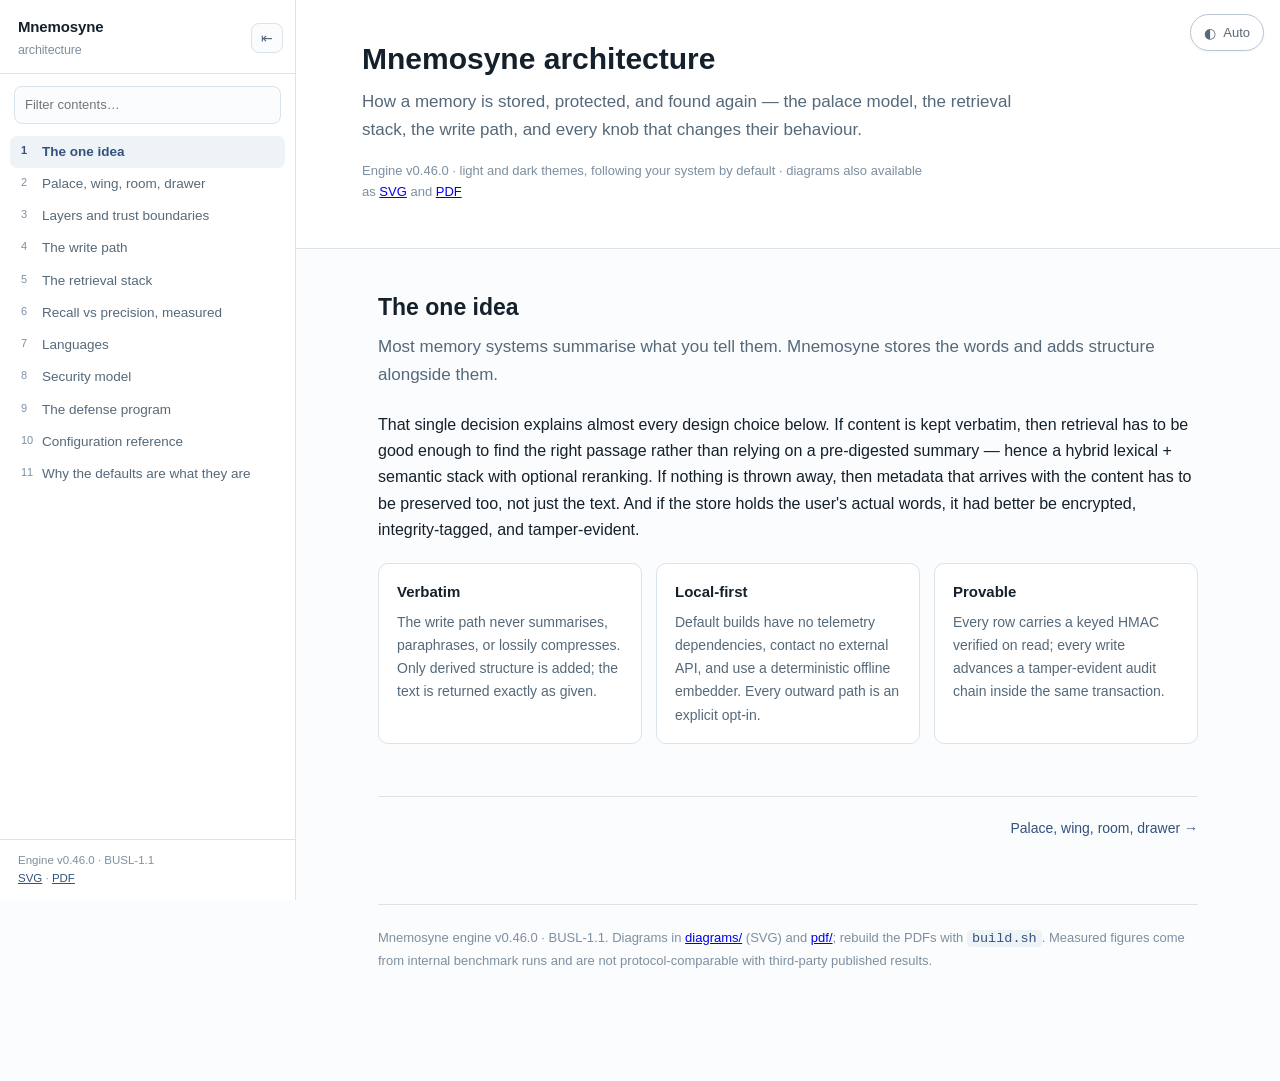
<file: architecture/index.html>
<!DOCTYPE html>
<html lang="en">
<head>
<meta charset="utf-8">
<meta name="viewport" content="width=device-width, initial-scale=1">
<title>Mnemosyne — architecture</title>
<style>
  :root {
    color-scheme: light dark;
    --ink: #14202b; --dim: #55697a; --faint: #7d8fa0;
    --bg: #fbfcfd; --card: #ffffff; --line: #dbe3ea; --line-strong: #b9c6d1;
    --teal: #12897e; --teal-bg: #f2fbfa; --teal-ink: #0d6b62;
    --blue: #4a6fa5; --blue-bg: #eef3f8; --blue-ink: #33527d;
    --violet: #6b4fa8; --violet-bg: #f6f3fb; --violet-ink: #523a86;
    --amber: #b5762a; --amber-bg: #fdf6ee; --amber-ink: #8d5a1d;
    --green: #2f7d4f; --green-bg: #f1f8f2; --green-ink: #22603c;
    --red: #b5453a; --red-bg: #fdf3f3; --red-ink: #94382f;
    --mono: ui-monospace, SFMono-Regular, Menlo, Consolas, monospace;
    --shadow: rgba(20,32,43,.05);
  }
  /* Variables consumed by the inlined diagrams. Their own dark media query is
     stripped on inline so this stays the single source of truth. */
  :root {
    --d-bg: var(--card); --d-card: var(--card); --d-card2: #f7f9fb;
    --d-line: var(--line); --d-line2: #8fa3b4;
    --d-ink: var(--ink); --d-dim: var(--dim);
    --d-teal: var(--teal); --d-teal-bg: var(--teal-bg); --d-teal-bg2: #e8f6f4; --d-teal-ink: var(--teal-ink);
    --d-blue: var(--blue); --d-blue-bg: var(--blue-bg); --d-blue-ink: var(--blue-ink);
    --d-amber: var(--amber); --d-amber-bg: var(--amber-bg); --d-amber-ink: var(--amber-ink);
    --d-violet: var(--violet); --d-violet-bg: var(--violet-bg); --d-violet-bg2: #f0ebf8; --d-violet-ink: var(--violet-ink);
    --d-green: var(--green); --d-green-bg: var(--green-bg); --d-green-bg2: #e9f5ec; --d-green-ink: var(--green-ink);
    --d-red: var(--red); --d-red-bg: var(--red-bg); --d-red-ink: var(--red-ink);
  }
  @media (prefers-color-scheme: dark) {
    :root:not([data-theme="light"]) { --DARK: 1; }
  }
  :root[data-theme="dark"] { --DARK: 1; }
  @media (prefers-color-scheme: dark) {
    :root:not([data-theme="light"]) {
      --ink: #e4ebf1; --dim: #9aabba; --faint: #78899a;
      --bg: #0f1419; --card: #161c23; --line: #2b3540; --line-strong: #3f4d5c;
      --teal: #2ba99c; --teal-bg: #0e2523; --teal-ink: #6fd8cc;
      --blue: #6d94c8; --blue-bg: #131d2b; --blue-ink: #9dbde3;
      --violet: #9277c9; --violet-bg: #1c1730; --violet-ink: #b9a3e3;
      --amber: #d1953f; --amber-bg: #261c0f; --amber-ink: #e8bc78;
      --green: #4fa570; --green-bg: #10231a; --green-ink: #86cf9f;
      --red: #d1685c; --red-bg: #2a1614; --red-ink: #eb9a90;
      --shadow: rgba(0,0,0,.35);
      --d-card2: #1b222b; --d-line2: #4a5b6b; --d-on: #0f1419;
      --d-teal-bg2: #123430; --d-violet-bg2: #241d3d; --d-green-bg2: #153021;
    }
  }
  :root[data-theme="dark"] {
    --ink: #e4ebf1; --dim: #9aabba; --faint: #78899a;
    --bg: #0f1419; --card: #161c23; --line: #2b3540; --line-strong: #3f4d5c;
    --teal: #2ba99c; --teal-bg: #0e2523; --teal-ink: #6fd8cc;
    --blue: #6d94c8; --blue-bg: #131d2b; --blue-ink: #9dbde3;
    --violet: #9277c9; --violet-bg: #1c1730; --violet-ink: #b9a3e3;
    --amber: #d1953f; --amber-bg: #261c0f; --amber-ink: #e8bc78;
    --green: #4fa570; --green-bg: #10231a; --green-ink: #86cf9f;
    --red: #d1685c; --red-bg: #2a1614; --red-ink: #eb9a90;
    --shadow: rgba(0,0,0,.35);
    --d-card2: #1b222b; --d-line2: #4a5b6b; --d-on: #0f1419;
    --d-teal-bg2: #123430; --d-violet-bg2: #241d3d; --d-green-bg2: #153021;
  }
  * { box-sizing: border-box; }
  body {
    margin: 0; background: var(--bg); color: var(--ink);
    font-family: -apple-system, BlinkMacSystemFont, "Segoe UI", Roboto, Helvetica, Arial, sans-serif;
    font-size: 16px; line-height: 1.65;
  }
  /* Only the header uses this now, and it must track `.shell` exactly or the
     title sits on a different left edge from the rail beneath it. */
  .wrap { max-width: 1160px; margin: 0 auto; padding: 0 24px 96px; }
  header { border-bottom: 1px solid var(--line); background: var(--card); margin-bottom: 40px; }
  header .wrap { padding: 40px 24px 32px; }
  h1 { font-size: 30px; line-height: 1.25; margin: 0 0 10px; font-weight: 600; }
  .sub { color: var(--dim); font-size: 17px; margin: 0; max-width: 72ch; }
  .meta { color: var(--faint); font-size: 13px; margin-top: 16px; }
  h2 {
    font-size: 23px; font-weight: 600; margin: 56px 0 6px;
    padding-top: 20px; border-top: 1px solid var(--line);
  }
  h2:first-of-type { border-top: none; padding-top: 0; }
  h3 { font-size: 17px; font-weight: 600; margin: 32px 0 8px; }
  h4 { font-size: 15px; font-weight: 600; margin: 22px 0 6px; }
  p { margin: 0 0 14px; max-width: 78ch; }
  .lede { font-size: 17px; color: var(--dim); margin-bottom: 22px; max-width: 76ch; }
  code { font-family: var(--mono); font-size: 13.5px; background: var(--blue-bg);
         color: var(--blue-ink); padding: 1px 5px; border-radius: 4px; }
  figure { margin: 26px 0 30px; }
  figure svg { display: block; width: 100%; height: auto;
               background: var(--card); border: 1px solid var(--line); border-radius: 10px;
               box-shadow: 0 1px 3px var(--shadow); }
  figcaption { color: var(--faint); font-size: 13px; margin-top: 10px; }
  figcaption a { color: var(--blue-ink); }
  table { border-collapse: collapse; width: 100%; margin: 18px 0 24px; font-size: 14.5px; }
  th, td { text-align: left; padding: 9px 12px; border-bottom: 1px solid var(--line); vertical-align: top; }
  th { color: var(--dim); font-weight: 600; font-size: 13px; letter-spacing: .02em; }
  td code { font-size: 13px; }
  tbody tr:hover { background: var(--card); }
  .note { border-left: 3px solid var(--line-strong); background: var(--card);
          padding: 14px 18px; margin: 20px 0; border-radius: 0 8px 8px 0; }
  .note.teal { border-color: var(--teal); background: var(--teal-bg); }
  .note.amber { border-color: var(--amber); background: var(--amber-bg); }
  .note.red { border-color: var(--red); background: var(--red-bg); }
  .note.green { border-color: var(--green); background: var(--green-bg); }
  .note.violet { border-color: var(--violet); background: var(--violet-bg); }
  .note p:last-child { margin-bottom: 0; }
  .note .tag { display: inline-block; font-size: 11px; font-weight: 600; letter-spacing: .06em;
               text-transform: uppercase; margin-bottom: 6px; }
  .note.teal .tag { color: var(--teal-ink); }
  .note.amber .tag { color: var(--amber-ink); }
  .note.red .tag { color: var(--red-ink); }
  .note.green .tag { color: var(--green-ink); }
  .note.violet .tag { color: var(--violet-ink); }
  .cards { display: grid; grid-template-columns: repeat(auto-fit, minmax(240px, 1fr)); gap: 14px; margin: 20px 0 26px; }
  .card { background: var(--card); border: 1px solid var(--line); border-radius: 10px; padding: 16px 18px; }
  .card h4 { margin: 0 0 6px; }
  .card p { font-size: 14px; color: var(--dim); margin: 0; }
  .kpi { font-size: 26px; font-weight: 600; letter-spacing: -.01em; }
  nav.toc { background: var(--card); border: 1px solid var(--line); border-radius: 10px;
            padding: 18px 22px; margin-bottom: 8px; }
  nav.toc ol { margin: 0; padding-left: 20px; columns: 2; column-gap: 32px; }
  nav.toc li { margin: 3px 0; }
  nav.toc a { color: var(--blue-ink); text-decoration: none; }
  nav.toc a:hover { text-decoration: underline; }
  .pill { display: inline-block; font-size: 11.5px; font-weight: 600; padding: 2px 8px;
          border-radius: 20px; vertical-align: 2px; margin-left: 6px; }
  .pill.on { background: var(--green-bg); color: var(--green-ink); border: 1px solid var(--green); }
  .pill.off { background: var(--blue-bg); color: var(--blue-ink); border: 1px solid var(--blue); }
  .pill.exp { background: var(--amber-bg); color: var(--amber-ink); border: 1px solid var(--amber); }
  footer { border-top: 1px solid var(--line); margin-top: 64px; padding-top: 22px;
           color: var(--faint); font-size: 13px; }
  .themebtn {
    position: fixed; top: 14px; right: 16px; z-index: 20;
    display: inline-flex; align-items: center; gap: 7px;
    background: var(--card); color: var(--dim);
    border: 1px solid var(--line-strong); border-radius: 20px;
    padding: 7px 13px; font: inherit; font-size: 13px; cursor: pointer;
    box-shadow: 0 1px 3px var(--shadow);
  }
  .themebtn:hover { color: var(--ink); border-color: var(--dim); }
  .themebtn .glyph { font-size: 14px; line-height: 1; }
  @media print { .themebtn { display: none; } }
  @media (max-width: 720px) { nav.toc ol { columns: 1; } h1 { font-size: 25px; } }

  /* ---- The rail ---------------------------------------------------------
     Ten sections had become one unnavigable scroll, so the page shows a single
     section at a time behind a fixed contents rail. The paging and the rail's
     controls are switched on by script (`body.paged`), never in the markup:
     with JS off or broken every section stays visible, the rail is a plain
     list of links, and the document still reads end to end. */
  :root { --rail: 296px; }
  .sidebar { position: fixed; inset: 0 auto 0 0; width: var(--rail); z-index: 40;
             display: flex; flex-direction: column; overflow: hidden;
             background: var(--card); border-right: 1px solid var(--line);
             transition: transform .18s ease; }
  .sb-top { display: flex; align-items: center; gap: 8px;
            padding: 15px 12px 13px 18px; border-bottom: 1px solid var(--line); }
  .sb-brand { flex: 1; text-decoration: none; color: var(--ink);
              font-weight: 600; font-size: 15px; letter-spacing: -.01em; }
  .sb-brand span { display: block; color: var(--faint); font-weight: 400; font-size: 12.5px; }
  .sb-icon, .sb-show { border: 1px solid var(--line); background: var(--bg); color: var(--dim);
                       border-radius: 8px; cursor: pointer; font-size: 14px; line-height: 1;
                       padding: 7px 9px; font-family: inherit; }
  .sb-icon:hover, .sb-show:hover { color: var(--ink); border-color: var(--line-strong); }
  .sb-icon:focus-visible, .sb-show:focus-visible, .sb-filter input:focus-visible,
  .sb-nav a:focus-visible { outline: 2px solid var(--blue); outline-offset: 1px; }
  .sb-filter { padding: 12px 14px 6px; }
  .sb-filter input { width: 100%; box-sizing: border-box; font: inherit; font-size: 13px;
                     padding: 7px 10px; border-radius: 8px; color: var(--ink);
                     background: var(--bg); border: 1px solid var(--line); }
  .sb-nav { flex: 1; overflow-y: auto; padding: 6px 10px 14px; }
  .sb-nav ol { list-style: none; margin: 0; padding: 0; counter-reset: sec; }
  .sb-nav .sb-sec { counter-increment: sec; }
  .sb-nav a { display: block; text-decoration: none; border-radius: 7px;
              color: var(--dim); font-size: 13.5px; line-height: 1.35; }
  .sb-link { padding: 7px 10px 7px 32px; position: relative; }
  .sb-link::before { content: counter(sec); position: absolute; left: 11px; top: 7px;
                     font-size: 11px; color: var(--faint); font-variant-numeric: tabular-nums; }
  .sb-nav a:hover { background: var(--bg); color: var(--ink); }
  .sb-link[aria-current="page"] { background: var(--blue-bg); color: var(--blue-ink); font-weight: 600; }
  .sb-link[aria-current="page"]::before { color: var(--blue-ink); }
  /* Sub-items belong to the open section only. Showing all 26 at once is a
     wall of text that hides the ten things someone is actually choosing between. */
  .sb-sub { list-style: none; margin: 2px 0 10px 15px; padding-left: 16px; display: none;
            border-left: 1px solid var(--line); }
  .sb-sec.open .sb-sub, body:not(.paged) .sb-sub { display: block; }
  .sb-sublink { padding: 5px 9px; font-size: 12.5px; color: var(--faint); }
  .sb-sublink[aria-current="true"] { color: var(--blue-ink); background: var(--blue-bg); }
  .sb-sec.nomatch { display: none; }
  .sb-foot { margin: 0; padding: 12px 18px; border-top: 1px solid var(--line);
             font-size: 11.5px; color: var(--faint); line-height: 1.55; }
  .sb-foot a { color: var(--blue-ink); }
  .sb-scrim { position: fixed; inset: 0; z-index: 39; background: rgba(10,16,22,.5); }

  /* The opener exists only while the rail is away. */
  .sb-show { position: fixed; top: 14px; left: 14px; z-index: 41; display: none; }
  body.nav-collapsed .sb-show { display: block; }
  body.nav-collapsed .sidebar { transform: translateX(-100%); }
  body.nav-collapsed .main-area { margin-left: 0; }

  .main-area { margin-left: var(--rail); transition: margin-left .18s ease; }
  /* 900 − 80 padding = 820px of text. The column is sized to the measure rather
     than the measure capped inside a wider column, which is what used to strand
     ~300px beside every paragraph. Left unbounded it reaches ~120 characters on
     a wide monitor, which is well past readable. */
  .wrap, .content { max-width: 900px; margin: 0 auto; padding: 0 40px 96px; }
  .content { min-width: 0; }
  /* The column is the measure now; a per-element cap would only re-stand the
     ~300px of dead space beside every paragraph that sizing it here removed. */
  .content p, .content .lede { max-width: none; }
  .content > .doc-section > h2 { margin-top: 0; }

  .secnav { display: flex; gap: 16px; margin-top: 52px;
            border-top: 1px solid var(--line); padding-top: 20px; }
  .secnav a { color: var(--blue-ink); text-decoration: none; font-size: 14px; max-width: 47%; }
  .secnav a:hover { text-decoration: underline; }
  .secnav .nx { margin-left: auto; text-align: right; }
  body.paged .doc-section { display: none; }
  body.paged .doc-section.current { display: block; }

  /* Print and find-in-page both want the whole document, not one section. */
  @media print {
    body.paged .doc-section { display: block !important; }
    .sidebar, .secnav, .themebtn, .sb-show, .sb-scrim { display: none; }
    .main-area { margin-left: 0; }
  }
  /* Narrow: the rail becomes an off-canvas drawer over the content. */
  @media (max-width: 980px) {
    .main-area { margin-left: 0; }
    .sidebar { transform: translateX(-100%); box-shadow: 0 0 40px rgba(0,0,0,.3); }
    body.nav-open .sidebar { transform: none; }
    .sb-show { display: block; }
    body.nav-open .sb-show { display: none; }
    .wrap, .content { padding: 0 22px 72px; }
    header .wrap { padding-top: 62px; }
  }
  @media (prefers-reduced-motion: reduce) {
    .sidebar, .main-area { transition: none; }
  }
</style>
</head>
<body>
<button class="sb-show" id="sbshow" type="button" title="Show contents" aria-label="Show contents" aria-controls="sidebar" aria-expanded="false">&#9776;</button>
<button class="themebtn" id="themebtn" type="button" aria-live="polite">
  <span class="glyph" aria-hidden="true">◐</span><span id="themelabel">Theme</span>
</button>

<aside class="sidebar" id="sidebar">
  <div class="sb-top">
    <a class="sb-brand" href="#idea">Mnemosyne <span>architecture</span></a>
    <button class="sb-icon" id="sbhide" type="button" title="Hide contents" aria-label="Hide contents" aria-controls="sidebar" aria-expanded="true">&#8676;</button>
  </div>
  <div class="sb-filter">
    <input id="navfilter" type="search" placeholder="Filter contents…" aria-label="Filter contents" autocomplete="off">
  </div>
<nav class="sb-nav" aria-label="Sections"><ol>
  <li class="sb-sec" data-sec="idea">
    <a class="sb-link" href="#idea">The one idea</a>
  </li>
  <li class="sb-sec" data-sec="domain">
    <a class="sb-link" href="#domain">Palace, wing, room, drawer</a>
    <ul class="sb-sub">
      <li><a class="sb-sublink" href="#domain-drawer-the-unit-of-memory">Drawer — the unit of memory</a></li>
      <li><a class="sb-sublink" href="#domain-room-topic-session-or-ticket">Room — topic, session, or ticket</a></li>
      <li><a class="sb-sublink" href="#domain-wing-the-isolation-unit-within-a-vault">Wing — the isolation unit within a vault</a></li>
      <li><a class="sb-sublink" href="#domain-vault-the-cryptographic-boundary">Vault — the cryptographic boundary</a></li>
    </ul>
  </li>
  <li class="sb-sec" data-sec="layers">
    <a class="sb-link" href="#layers">Layers and trust boundaries</a>
  </li>
  <li class="sb-sec" data-sec="write">
    <a class="sb-link" href="#write">The write path</a>
    <ul class="sb-sub">
      <li><a class="sb-sublink" href="#write-normalisation-has-two-modes">Normalisation has two modes</a></li>
      <li><a class="sb-sublink" href="#write-derived-structure-added-never-substituted">Derived structure — added, never substituted</a></li>
      <li><a class="sb-sublink" href="#write-one-transaction">One transaction</a></li>
    </ul>
  </li>
  <li class="sb-sec" data-sec="retrieval">
    <a class="sb-link" href="#retrieval">The retrieval stack</a>
    <ul class="sb-sub">
      <li><a class="sb-sublink" href="#retrieval-stage-2-candidate-prefilter-opt-in">Stage 2 — candidate prefilter opt-in</a></li>
      <li><a class="sb-sublink" href="#retrieval-stage-3-verify-decrypt-score">Stage 3 — verify, decrypt, score</a></li>
      <li><a class="sb-sublink" href="#retrieval-stage-4-the-relevance-gate">Stage 4 — the relevance gate</a></li>
      <li><a class="sb-sublink" href="#retrieval-stage-5-second-stage-opt-in">Stage 5 — second stage opt-in</a></li>
      <li><a class="sb-sublink" href="#retrieval-stage-6-select-top-k">Stage 6 — select top-k</a></li>
      <li><a class="sb-sublink" href="#retrieval-stage-7-assemble-context-caller-side">Stage 7 — assemble context caller side</a></li>
    </ul>
  </li>
  <li class="sb-sec" data-sec="recall">
    <a class="sb-link" href="#recall">Recall vs precision, measured</a>
  </li>
  <li class="sb-sec" data-sec="language">
    <a class="sb-link" href="#language">Languages</a>
    <ul class="sb-sub">
      <li><a class="sb-sublink" href="#language-the-fold-and-what-it-deliberately-leaves-alo">The fold, and what it deliberately leaves alone</a></li>
      <li><a class="sb-sublink" href="#language-splitting-a-script-that-has-no-spaces">Splitting a script that has no spaces</a></li>
      <li><a class="sb-sublink" href="#language-reaching-a-word-s-other-forms">Reaching a word's other forms</a></li>
      <li><a class="sb-sublink" href="#language-what-each-declaration-costs">What each declaration costs</a></li>
      <li><a class="sb-sublink" href="#language-dates-eras-and-calendars">Dates, eras and calendars</a></li>
    </ul>
  </li>
  <li class="sb-sec" data-sec="security">
    <a class="sb-link" href="#security">Security model</a>
    <ul class="sb-sub">
      <li><a class="sb-sublink" href="#security-choosing-a-level">Choosing a level</a></li>
      <li><a class="sb-sublink" href="#security-keys-and-why-isolation-is-cryptographic">Keys, and why isolation is cryptographic</a></li>
      <li><a class="sb-sublink" href="#security-the-process-a-write-a-read-an-open">The process — a write, a read, an open</a></li>
      <li><a class="sb-sublink" href="#security-what-sealing-does-and-does-not-cover">What sealing does and does not cover</a></li>
    </ul>
  </li>
  <li class="sb-sec" data-sec="defense">
    <a class="sb-link" href="#defense">The defense program</a>
    <ul class="sb-sub">
      <li><a class="sb-sublink" href="#defense-trust-is-assigned-a-claim-is-evidence">Trust is assigned; a claim is evidence</a></li>
      <li><a class="sb-sublink" href="#defense-admission-screened-at-the-door">Admission — screened at the door</a></li>
      <li><a class="sb-sublink" href="#defense-quarantine-and-the-two-rulings">Quarantine, and the two rulings</a></li>
      <li><a class="sb-sublink" href="#defense-operator-surfaces-and-the-read-only-posture">Operator surfaces, and the read-only posture</a></li>
      <li><a class="sb-sublink" href="#defense-destruction-is-receipted">Destruction is receipted</a></li>
      <li><a class="sb-sublink" href="#defense-what-a-poisoned-drawer-cannot-do">What a poisoned drawer cannot do</a></li>
      <li><a class="sb-sublink" href="#defense-nothing-crosses-a-wire-in-the-clear">Nothing crosses a wire in the clear</a></li>
    </ul>
  </li>
  <li class="sb-sec" data-sec="config">
    <a class="sb-link" href="#config">Configuration reference</a>
    <ul class="sb-sub">
      <li><a class="sb-sublink" href="#config-core">Core</a></li>
      <li><a class="sb-sublink" href="#config-retrieval">Retrieval</a></li>
      <li><a class="sb-sublink" href="#config-models">Models</a></li>
      <li><a class="sb-sublink" href="#config-optional-llm-for-refine-only">Optional LLM (for refine only)</a></li>
      <li><a class="sb-sublink" href="#config-server-and-multi-tenancy">Server and multi-tenancy</a></li>
      <li><a class="sb-sublink" href="#config-remote-vector-backends-untrusted-accelerator">Remote vector backends untrusted accelerators</a></li>
      <li><a class="sb-sublink" href="#config-observability-compiled-out-by-default">Observability compiled out by default</a></li>
      <li><a class="sb-sublink" href="#config-per-request-options-not-environment">Per-request options (not environment)</a></li>
    </ul>
  </li>
  <li class="sb-sec" data-sec="defaults">
    <a class="sb-link" href="#defaults">Why the defaults are what they are</a>
  </li>
</ol></nav>
  <p class="sb-foot">Engine v0.46.0 · BUSL-1.1<br><a href="diagrams/">SVG</a> · <a href="pdf/">PDF</a></p>
</aside>
<div class="sb-scrim" id="sbscrim" hidden></div>
<div class="main-area" id="mainarea">
<header><div class="wrap">
  <h1>Mnemosyne architecture</h1>
  <p class="sub">How a memory is stored, protected, and found again — the palace model, the retrieval stack, the write path, and every knob that changes their behaviour.</p>
  <p class="meta">Engine v0.46.0 · light and dark themes, following your system by default ·
     diagrams also available as <a href="diagrams/">SVG</a> and <a href="pdf/">PDF</a></p>
</div></header>
<main class="content" id="content">

<section class="doc-section" id="idea" aria-labelledby="h_idea">
<h2 id="h_idea">The one idea</h2>
<p class="lede">Most memory systems summarise what you tell them. Mnemosyne stores the words and adds structure alongside them.</p>
<p>That single decision explains almost every design choice below. If content is kept verbatim, then retrieval has to be good enough to find the right passage rather than relying on a pre-digested summary — hence a hybrid lexical + semantic stack with optional reranking. If nothing is thrown away, then metadata that arrives with the content has to be preserved too, not just the text. And if the store holds the user's actual words, it had better be encrypted, integrity-tagged, and tamper-evident.</p>

<div class="cards">
  <div class="card"><h4>Verbatim</h4><p>The write path never summarises, paraphrases, or lossily compresses. Only derived structure is added; the text is returned exactly as given.</p></div>
  <div class="card"><h4>Local-first</h4><p>Default builds have no telemetry dependencies, contact no external API, and use a deterministic offline embedder. Every outward path is an explicit opt-in.</p></div>
  <div class="card"><h4>Provable</h4><p>Every row carries a keyed HMAC verified on read; every write advances a tamper-evident audit chain inside the same transaction.</p></div>
</div>
<nav class="secnav"><a class="nx" href="#domain">Palace, wing, room, drawer →</a></nav>
</section>

<section class="doc-section" id="domain" aria-labelledby="h_domain">
<h2 id="h_domain">Palace, wing, room, drawer</h2>
<p class="lede">Four nested levels, each with exactly one job.</p>

<figure>
<svg xmlns="http://www.w3.org/2000/svg" viewBox="0 0 900 620" width="900" height="620" role="img" aria-labelledby="t_domainmodel d_domainmodel">
<title id="t_domainmodel">Mnemosyne domain model</title>
<desc id="d_domainmodel">Palace contains vaults; a vault contains wings; a wing contains rooms; a room contains drawers. The knowledge graph and audit chain sit inside the vault alongside the wings.</desc>
<style>
  .f { font-family: -apple-system, BlinkMacSystemFont, "Segoe UI", Roboto, Helvetica, Arial, sans-serif; }
  .h { font-size: 17px; font-weight: 600; }
  .l { font-size: 13.5px; font-weight: 600; }
  .b { font-size: 12px; }
  .s { font-size: 11px; }
  .mono { font-family: ui-monospace, SFMono-Regular, Menlo, Consolas, monospace; font-size: 11px; }
  .ink { fill: var(--d-ink,#14202b); }
  .dim { fill: var(--d-dim,#55697a); }
  .white { fill: var(--d-card,#ffffff); }
</style>
<rect width="900" height="620" fill="var(--d-bg,#fbfcfd)"/>

<text x="28" y="38" class="f h ink">Domain model — what nests inside what</text>
<text x="28" y="58" class="f b dim">One process holds one palace. Everything inside the vault boundary is sealed at rest.</text>

<rect x="24" y="74" width="852" height="522" rx="10" fill="var(--d-card,#ffffff)" stroke="var(--d-line,#c9d4dd)" stroke-width="1.5"/>
<text x="42" y="100" class="f l ink">palace</text>
<text x="640" y="100" class="f s dim">one per process · master key · data dir</text>

<rect x="42" y="114" width="816" height="464" rx="9" fill="var(--d-teal-bg,#f2fbfa)" stroke="var(--d-teal,#12897e)" stroke-width="2"/>
<text x="60" y="140" class="f l" fill="var(--d-teal-ink,#0d6b62)">vault — isolation + crypto boundary</text>
<text x="620" y="140" class="f s" fill="var(--d-teal-ink,#0d6b62)">HKDF-derived key · AAD binds vault id</text>
<text x="60" y="159" class="f s dim">Cross-vault access fails cryptographically, not just logically. One SQLite database, one audit chain.</text>

<rect x="60" y="174" width="780" height="256" rx="8" fill="var(--d-card,#ffffff)" stroke="var(--d-line2,#8fa3b4)" stroke-width="1.4"/>
<text x="78" y="199" class="f l ink">wing</text>
<text x="120" y="199" class="f b dim">person · project · tenant user</text>
<text x="762" y="199" class="f s dim">search scope</text>

<rect x="78" y="214" width="380" height="198" rx="7" fill="var(--d-card2,#f7f9fb)" stroke="var(--d-line2,#8fa3b4)" stroke-width="1.2"/>
<text x="94" y="238" class="f l ink">room</text>
<text x="136" y="238" class="f b dim">topic · session · ticket</text>

<rect x="94" y="252" width="348" height="76" rx="6" fill="var(--d-card,#ffffff)" stroke="var(--d-blue,#4a6fa5)" stroke-width="1.6"/>
<text x="108" y="273" class="f l" fill="var(--d-blue-ink,#33527d)">drawer</text>
<text x="168" y="273" class="f b dim">one verbatim chunk</text>
<text x="108" y="292" class="f s dim">content (sealed) · embedding (sealed) · HMAC tag</text>
<text x="108" y="309" class="f s dim">meta: content_date · occurrences · time_mentions · entities</text>

<rect x="94" y="334" width="348" height="26" rx="6" fill="var(--d-card,#ffffff)" stroke="var(--d-line,#c9d4dd)" stroke-width="1.1"/>
<text x="108" y="351" class="f s dim">drawer · drawer · drawer …</text>

<text x="94" y="378" class="f s dim">id = hash(wing, room, source, chunk_index, normalize_version)</text>
<text x="94" y="395" class="f s dim">content is not in the id — re-mine updates, API save appends</text>

<rect x="472" y="214" width="352" height="198" rx="7" fill="var(--d-amber-bg,#fdf6ee)" stroke="var(--d-amber,#b5762a)" stroke-width="1.4"/>
<text x="488" y="238" class="f l" fill="var(--d-amber-ink,#8d5a1d)">room "facts"</text>
<text x="488" y="262" class="f b dim">Distilled fact-drawers — one per distinct</text>
<text x="488" y="279" class="f b dim">triple, written by POST /refine.</text>
<text x="488" y="303" class="f b dim">Each carries an HMAC receipt citing the</text>
<text x="488" y="320" class="f b dim">verbatim drawer it came from.</text>
<text x="488" y="352" class="f s dim">The room filter alone selects the surface:</text>
<text x="488" y="369" class="f mono" fill="var(--d-amber-ink,#8d5a1d)">verbatim · distilled · both</text>
<text x="488" y="395" class="f s dim">Sources exclude this room, so refining never</text>
<text x="488" y="405" class="f s dim">re-distils its own output.</text>

<rect x="60" y="444" width="384" height="116" rx="7" fill="var(--d-violet-bg,#f6f3fb)" stroke="var(--d-violet,#6b4fa8)" stroke-width="1.4"/>
<text x="78" y="468" class="f l" fill="var(--d-violet-ink,#523a86)">knowledge graph</text>
<text x="78" y="491" class="f b dim">Receipted triples — subject, predicate, object.</text>
<text x="78" y="508" class="f b dim">valid_from: the words in the note that date the fact,</text>
<text x="78" y="525" class="f b dim">else the drawer's own content_date.</text>
<text x="78" y="547" class="f s dim">triple_id content-derived ⇒ repeats collapse · stated/background</text>

<rect x="458" y="444" width="382" height="116" rx="7" fill="var(--d-green-bg,#f1f8f2)" stroke="var(--d-green,#2f7d4f)" stroke-width="1.4"/>
<text x="476" y="468" class="f l" fill="var(--d-green-ink,#22603c)">audit chain</text>
<text x="476" y="491" class="f b dim">Head lives in chain_meta and advances inside</text>
<text x="476" y="508" class="f b dim">the same transaction as the data it covers.</text>
<text x="476" y="530" class="f s dim">Manifest anchor lags on purpose:</text>
<text x="476" y="547" class="f s dim">behind ⇒ crash, fast-forward · ahead ⇒ tamper alarm</text>
</svg>

<figcaption>The domain model. <a href="diagrams/domain-model.svg">SVG</a> · <a href="pdf/domain-model.pdf">PDF</a></figcaption>
</figure>

<h3 id="domain-drawer-the-unit-of-memory">Drawer — the unit of memory</h3>
<p>One verbatim chunk of content plus its metadata. Its identity is deliberately <em>structural</em>, not content-based:</p>
<p><code>drawer_id = hash(wing, room, source, chunk_index, normalize_version)</code></p>
<p>Content is not in that hash. This is what makes re-mining a source idempotent: process the same file twice and the same chunk lands in the same slot, updating in place instead of creating a duplicate. It also means changing any of those five inputs changes the drawer's identity — which is why giving <code>room</code> new meaning only applies to newly created vaults.</p>
<p><strong>A save that arrives through an API has no source</strong> to be the fourth chunk of, so <code>chunk_index</code> carries a unique append index instead of a position, and identity becomes unique-per-call rather than idempotent: posting the same text twice creates two drawers. That is the intended reading — the same words written on a different day are a different event, not a mistake to be silently swallowed. Collapsing repeats is deduplication's job, and it keeps every date the text appeared on rather than discarding all but one.</p>
<p>The append index has to be monotonic. It once came from <code>COUNT(*)</code>, which <em>decreases</em> when a drawer is deleted — so the next save was handed an index still in use, derived an id that already existed, and overwrote the unrelated drawer holding it. It now comes from SQLite's <code>AUTOINCREMENT</code> sequence, which never reuses a rowid.</p>

<h3 id="domain-room-topic-session-or-ticket">Room — topic, session, or ticket</h3>
<p>A room groups drawers within a wing and doubles as a search filter. Because it is both a label and a predicate, it can carry real structure — one room per conversation session, per support ticket, per meeting — at no extra cost. The distilled knowledge surface uses this: fact-drawers live in their own room (<code>facts</code> by default), so a caller chooses between verbatim recall, distilled facts, or both purely by varying the room filter.</p>

<div class="note">
  <span class="tag">A model may point, not assert</span>
  <p>Distillation runs through an approximate component, so nothing it says is taken on trust. It is asked for <em>quotations</em> — the words that date a fact, and the words that support it — and the engine checks each span against the note it supposedly came from. A span the note does not literally contain is not evidence and contributes nothing, so a model that answers with a computed date instead of a quotation simply adds nothing. Only the deterministic layer ever turns words into a date.</p>
  <p>That check is what makes a fact's <strong>grounding</strong> knowable: <code>stated</code> when the note's own words support it, <code>background</code> when they do not, and <code>unevaluated</code> for facts distilled before the check existed — three states, because "we did not look" and "we looked and found nothing" are different claims. Background is a provenance kind, <em>not</em> a quality grade: "Leeds is in the United Kingdom" is absent from the note and is exactly the edge that answers which country someone works in. Filtering is opt-in and the default returns all three, because excluding background facts would break the multi-hop questions a graph exists to answer.</p>
</div>

<h3 id="domain-wing-the-isolation-unit-within-a-vault">Wing — the isolation unit within a vault</h3>
<p>A person, a project, or a tenant's user. Search is normally wing-scoped, so a wing bounds how much work every retrieval stage has to do.</p>

<h3 id="domain-vault-the-cryptographic-boundary">Vault — the cryptographic boundary</h3>
<p>Each vault has its own key, derived from the palace master key via HKDF, and every sealed artifact binds the vault identity into its AEAD associated data. Cross-vault access therefore fails <em>cryptographically</em>, not merely because a check rejected it. One vault is one SQLite database with one audit chain.</p>

<div class="note teal">
  <span class="tag">Design note</span>
  <p>Metadata rides inside a single serialized <code>meta_json</code> column that the row's HMAC already covers. Adding an optional metadata field therefore needs no schema migration and leaves existing rows byte-identical — their tags still verify. That property is why <code>content_date</code>, <code>time_mentions</code>, and <code>entities</code> could be introduced without touching storage or keys.</p>
</div>
<nav class="secnav"><a class="pv" href="#idea">← The one idea</a><a class="nx" href="#layers">Layers and trust boundaries →</a></nav>
</section>

<section class="doc-section" id="layers" aria-labelledby="h_layers">
<h2 id="h_layers">Layers and trust boundaries</h2>
<p class="lede">One process holds one palace. Tenancy is expressed as vaults, not as separate palaces.</p>

<figure>
<svg xmlns="http://www.w3.org/2000/svg" viewBox="0 0 900 600" width="900" height="600" role="img" aria-labelledby="t_layers d_layers">
<title id="t_layers">Mnemosyne deployment layers and trust boundaries</title>
<desc id="d_layers">Callers reach the engine over MCP or HTTP; the engine holds the store and knowledge graph; below the ciphertext line everything is sealed. An optional orchestrator routes tenants and remote vector backends are untrusted accelerators.</desc>
<style>
  .f { font-family: -apple-system, BlinkMacSystemFont, "Segoe UI", Roboto, Helvetica, Arial, sans-serif; }
  .h { font-size: 17px; font-weight: 600; }
  .l { font-size: 13.5px; font-weight: 600; }
  .b { font-size: 12px; }
  .s { font-size: 11px; }
  .mono { font-family: ui-monospace, SFMono-Regular, Menlo, Consolas, monospace; font-size: 11px; }
  .ink { fill: var(--d-ink,#14202b); }
  .dim { fill: var(--d-dim,#55697a); }
</style>
<rect width="900" height="600" fill="var(--d-bg,#fbfcfd)"/>
<text x="28" y="36" class="f h ink">Layers and trust boundaries</text>
<text x="28" y="56" class="f b dim">One palace per process. Tenancy is vaults, not palaces. Nothing leaves the machine unless you configure it to.</text>

<rect x="24" y="74" width="852" height="82" rx="9" fill="var(--d-card,#ffffff)" stroke="var(--d-line2,#8fa3b4)" stroke-width="1.4"/>
<text x="42" y="98" class="f l ink">callers</text>
<rect x="42" y="108" width="196" height="38" rx="6" fill="var(--d-blue-bg,#eef3f8)" stroke="var(--d-blue,#4a6fa5)"/>
<text x="56" y="126" class="f b" fill="var(--d-blue-ink,#33527d)">agent over MCP stdio</text>
<text x="56" y="140" class="f s dim">33 tools · local process</text>
<rect x="248" y="108" width="196" height="38" rx="6" fill="var(--d-blue-bg,#eef3f8)" stroke="var(--d-blue,#4a6fa5)"/>
<text x="262" y="126" class="f b" fill="var(--d-blue-ink,#33527d)">app over HTTP /v1</text>
<text x="262" y="140" class="f s dim">bearer token · REST</text>
<rect x="454" y="108" width="196" height="38" rx="6" fill="var(--d-blue-bg,#eef3f8)" stroke="var(--d-blue,#4a6fa5)"/>
<text x="468" y="126" class="f b" fill="var(--d-blue-ink,#33527d)">CLI</text>
<text x="468" y="140" class="f s dim">remember · mine · search</text>
<rect x="660" y="108" width="198" height="38" rx="6" fill="var(--d-card2,#f7f9fb)" stroke="var(--d-line,#c9d4dd)"/>
<text x="674" y="126" class="f b dim">admin console /ui</text>
<text x="674" y="140" class="f s dim">served on every build</text>

<path d="M450 158 L450 178" stroke="var(--d-line2,#8fa3b4)" stroke-width="1.8" marker-end="url(#a)"/>
<text x="462" y="174" class="f s dim">bearer + optional per-vault assertion (HMAC, time-boxed)</text>

<rect x="24" y="182" width="600" height="176" rx="9" fill="var(--d-violet-bg,#f6f3fb)" stroke="var(--d-violet,#6b4fa8)" stroke-width="2"/>
<text x="42" y="206" class="f l" fill="var(--d-violet-ink,#523a86)">engine — one Rust process</text>
<rect x="42" y="216" width="270" height="60" rx="6" fill="var(--d-card,#ffffff)" stroke="var(--d-violet,#6b4fa8)" stroke-width="1.2"/>
<text x="58" y="238" class="f b" fill="var(--d-violet-ink,#523a86)">/v1 surface + MCP handler</text>
<text x="58" y="254" class="f s dim">drawers · search · refine · kg · verify</text>
<text x="58" y="269" class="f s dim">rotate · export · import · taxonomy</text>
<rect x="322" y="216" width="292" height="60" rx="6" fill="var(--d-card,#ffffff)" stroke="var(--d-violet,#6b4fa8)" stroke-width="1.2"/>
<text x="338" y="238" class="f b" fill="var(--d-violet-ink,#523a86)">store</text>
<text x="338" y="254" class="f s dim">rank → gate → rerank → select</text>
<text x="338" y="269" class="f s dim">verifies every row's HMAC before use</text>
<rect x="42" y="284" width="270" height="58" rx="6" fill="var(--d-card,#ffffff)" stroke="var(--d-violet,#6b4fa8)" stroke-width="1.2"/>
<text x="58" y="306" class="f b" fill="var(--d-violet-ink,#523a86)">knowledge graph</text>
<text x="58" y="322" class="f s dim">receipted facts, validity windows</text>
<text x="58" y="336" class="f s dim">written only by refine or explicit kg calls</text>
<rect x="322" y="284" width="292" height="58" rx="6" fill="var(--d-card,#ffffff)" stroke="var(--d-violet,#6b4fa8)" stroke-width="1.2"/>
<text x="338" y="306" class="f b" fill="var(--d-violet-ink,#523a86)">optional local LLM client</text>
<text x="338" y="322" class="f s dim">Ollama or OpenAI-compatible, for refine</text>
<text x="338" y="336" class="f mono dim">unset MNEMOSYNE_LLM_URL ⇒ never called</text>

<rect x="640" y="182" width="236" height="176" rx="9" fill="var(--d-card,#ffffff)" stroke="var(--d-line,#c9d4dd)" stroke-width="1.4" stroke-dasharray="6 4"/>
<text x="658" y="206" class="f l dim">optional, separate binary</text>
<rect x="658" y="216" width="200" height="60" rx="6" fill="var(--d-card2,#f7f9fb)" stroke="var(--d-line2,#8fa3b4)"/>
<text x="672" y="238" class="f b ink">orchestrator</text>
<text x="672" y="254" class="f s dim">tenant → vault routing, /t/*</text>
<text x="672" y="269" class="f s dim">own SQLite, sealed engine creds</text>
<rect x="658" y="284" width="200" height="58" rx="6" fill="var(--d-red-bg,#fdf3f3)" stroke="var(--d-red,#b5453a)"/>
<text x="672" y="306" class="f b" fill="var(--d-red-ink,#94382f)">remote vector backends</text>
<text x="672" y="322" class="f s dim">untrusted accelerators — sealed</text>
<text x="672" y="336" class="f s dim">payloads only, re-verified on read</text>

<path d="M320 360 L320 380" stroke="var(--d-teal,#12897e)" stroke-width="1.8" marker-end="url(#a)"/>
<line x1="24" y1="374" x2="876" y2="374" stroke="var(--d-teal,#12897e)" stroke-width="1.6" stroke-dasharray="8 5"/>
<text x="336" y="370" class="f s" fill="var(--d-teal-ink,#0d6b62)">everything below this line is ciphertext</text>

<rect x="24" y="386" width="852" height="128" rx="9" fill="var(--d-teal-bg,#f2fbfa)" stroke="var(--d-teal,#12897e)" stroke-width="2"/>
<text x="42" y="410" class="f l" fill="var(--d-teal-ink,#0d6b62)">at rest — per-vault key, HKDF-derived from the master key</text>
<rect x="42" y="420" width="266" height="80" rx="6" fill="var(--d-card,#ffffff)" stroke="var(--d-teal,#12897e)" stroke-width="1.2"/>
<text x="58" y="442" class="f b" fill="var(--d-teal-ink,#0d6b62)">sealed artifacts</text>
<text x="58" y="459" class="f s dim">content · embeddings · ColBERT token</text>
<text x="58" y="474" class="f s dim">matrices · PQ codes, codebook, pages</text>
<text x="58" y="491" class="f s dim">each under a distinct AAD domain</text>
<rect x="318" y="420" width="266" height="80" rx="6" fill="var(--d-card,#ffffff)" stroke="var(--d-teal,#12897e)" stroke-width="1.2"/>
<text x="334" y="442" class="f b" fill="var(--d-teal-ink,#0d6b62)">integrity</text>
<text x="334" y="459" class="f s dim">per-row HMAC tag, verified on every</text>
<text x="334" y="474" class="f s dim">read; tamper-evident audit chain;</text>
<text x="334" y="491" class="f s dim">manifest anchor as rollback detector</text>
<rect x="594" y="420" width="264" height="80" rx="6" fill="var(--d-card,#ffffff)" stroke="var(--d-teal,#12897e)" stroke-width="1.2"/>
<text x="610" y="442" class="f b" fill="var(--d-teal-ink,#0d6b62)">never present for sealed vaults</text>
<text x="610" y="459" class="f s dim">no full-text index, no plaintext</text>
<text x="610" y="474" class="f s dim">derived data in clear on disk.</text>
<text x="610" y="491" class="f s dim">Search uses decrypt-once RAM caches.</text>

<rect x="24" y="526" width="852" height="56" rx="8" fill="var(--d-card,#ffffff)" stroke="var(--d-line,#c9d4dd)"/>
<text x="42" y="549" class="f b ink">Default posture: local-first and offline. No telemetry deps compiled in, no external API, deterministic embedder.</text>
<text x="42" y="568" class="f s dim">Each outward path is a deliberate opt-in: MNEMOSYNE_LLM_URL, MNEMOSYNE_OTLP_ENDPOINT, a remote index URL, MNEMOSYNE_LLM_KEY.</text>

<defs><marker id="a" viewBox="0 0 10 10" refX="5" refY="5" markerWidth="5" markerHeight="5" orient="auto-start-reverse"><path d="M 0 0 L 10 5 L 0 10 z" fill="var(--d-line2,#8fa3b4)"/></marker></defs>
</svg>

<figcaption>Deployment layers, with the ciphertext boundary marked. <a href="diagrams/layers.svg">SVG</a> · <a href="pdf/layers.pdf">PDF</a></figcaption>
</figure>

<p>Callers reach the engine three ways — MCP over stdio for local agents, HTTP <code>/v1</code> for applications, and the CLI — and all three land on the same store. An admin console is served at <code>/ui</code> on every build.</p>
<p>Two components sit deliberately outside the engine. The <strong>orchestrator</strong> is a separate binary and a pure <code>/v1</code> client: it maps tenants to vaults and proxies requests, and the engine never links it. <strong>Remote vector backends</strong> (Qdrant, Chroma, pgvector, Milvus, Weaviate) are treated as untrusted accelerators — they receive sealed payloads only, and anything they return is re-verified locally before use.</p>
<nav class="secnav"><a class="pv" href="#domain">← Palace, wing, room, drawer</a><a class="nx" href="#write">The write path →</a></nav>
</section>

<section class="doc-section" id="write" aria-labelledby="h_write">
<h2 id="h_write">The write path</h2>
<p class="lede">Normalise, derive, embed, then commit everything atomically.</p>

<figure>
<svg xmlns="http://www.w3.org/2000/svg" viewBox="0 0 900 560" width="900" height="560" role="img" aria-labelledby="t_writepath d_writepath">
<title id="t_writepath">Mnemosyne write path</title>
<desc id="d_writepath">A drawer is normalized, has structure derived from it, is embedded, then sealed, tagged and chained inside one transaction. The manifest anchor is fsynced afterwards and lags on purpose.</desc>
<style>
  .f { font-family: -apple-system, BlinkMacSystemFont, "Segoe UI", Roboto, Helvetica, Arial, sans-serif; }
  .h { font-size: 17px; font-weight: 600; }
  .l { font-size: 13.5px; font-weight: 600; }
  .b { font-size: 12px; }
  .s { font-size: 11px; }
  .mono { font-family: ui-monospace, SFMono-Regular, Menlo, Consolas, monospace; font-size: 11px; }
  .ink { fill: var(--d-ink,#14202b); }
  .dim { fill: var(--d-dim,#55697a); }
</style>
<rect width="900" height="560" fill="var(--d-bg,#fbfcfd)"/>
<text x="28" y="36" class="f h ink">Write path — one drawer, and why it is safe</text>
<text x="28" y="56" class="f b dim">Content is stored verbatim. Only derived structure is added; the text itself is never rewritten.</text>

<rect x="24" y="74" width="262" height="82" rx="8" fill="var(--d-card,#ffffff)" stroke="var(--d-line2,#8fa3b4)" stroke-width="1.4"/>
<text x="42" y="98" class="f l ink">1 · normalize</text>
<text x="42" y="118" class="f b dim">safety floor always: strip NUL and</text>
<text x="42" y="134" class="f b dim">control chars, CRLF → LF</text>
<text x="42" y="150" class="f s" fill="var(--d-amber-ink,#8d5a1d)">Code mode keeps every space</text>

<path d="M292 115 L318 115" stroke="var(--d-line2,#8fa3b4)" stroke-width="1.6" marker-end="url(#a)"/>

<rect x="322" y="74" width="262" height="82" rx="8" fill="var(--d-violet-bg,#f6f3fb)" stroke="var(--d-violet,#6b4fa8)" stroke-width="1.4"/>
<text x="340" y="98" class="f l" fill="var(--d-violet-ink,#523a86)">2 · derive, never alter</text>
<text x="340" y="118" class="f b dim">time_mentions · entities</text>
<text x="340" y="134" class="f b dim">content_date anchors relative dates</text>
<text x="340" y="150" class="f s dim">runs in Drawer::new — no path forgets</text>

<path d="M590 115 L616 115" stroke="var(--d-line2,#8fa3b4)" stroke-width="1.6" marker-end="url(#a)"/>

<rect x="620" y="74" width="256" height="82" rx="8" fill="var(--d-card,#ffffff)" stroke="var(--d-line2,#8fa3b4)" stroke-width="1.4"/>
<text x="638" y="98" class="f l ink">3 · embed</text>
<text x="638" y="118" class="f b dim">deterministic offline hash embedder</text>
<text x="638" y="134" class="f b dim">by default — no model, no network</text>
<text x="638" y="150" class="f s dim">computed before the lock is taken</text>

<path d="M450 160 L450 182" stroke="var(--d-line2,#8fa3b4)" stroke-width="1.6" marker-end="url(#a)"/>

<rect x="24" y="186" width="852" height="176" rx="9" fill="var(--d-teal-bg,#f2fbfa)" stroke="var(--d-teal,#12897e)" stroke-width="2.2"/>
<text x="42" y="212" class="f l" fill="var(--d-teal-ink,#0d6b62)">4 · one SQLite transaction — all of it, or none of it</text>
<text x="700" y="212" class="f s" fill="var(--d-teal-ink,#0d6b62)">BEGIN IMMEDIATE</text>

<rect x="42" y="226" width="266" height="112" rx="7" fill="var(--d-card,#ffffff)" stroke="var(--d-teal,#12897e)" stroke-width="1.3"/>
<text x="58" y="249" class="f l" fill="var(--d-teal-ink,#0d6b62)">seal</text>
<text x="58" y="269" class="f b dim">XChaCha20-Poly1305 over content</text>
<text x="58" y="285" class="f b dim">and embedding.</text>
<text x="58" y="307" class="f s dim">AAD = the drawer id, plus distinct</text>
<text x="58" y="323" class="f s dim">domains /emb · /tok · /pq</text>

<rect x="318" y="226" width="264" height="112" rx="7" fill="var(--d-card,#ffffff)" stroke="var(--d-teal,#12897e)" stroke-width="1.3"/>
<text x="334" y="249" class="f l" fill="var(--d-teal-ink,#0d6b62)">tag</text>
<text x="334" y="269" class="f b dim">HMAC-SHA256 over</text>
<text x="334" y="287" class="f mono ink">id ‖ meta_json ‖ sealed content</text>
<text x="334" y="309" class="f s dim">metadata is covered for free — a new</text>
<text x="334" y="325" class="f s dim">meta field needs no schema change</text>

<rect x="592" y="226" width="266" height="112" rx="7" fill="var(--d-card,#ffffff)" stroke="var(--d-teal,#12897e)" stroke-width="1.3"/>
<text x="608" y="249" class="f l" fill="var(--d-teal-ink,#0d6b62)">chain</text>
<text x="608" y="269" class="f b dim">chain_append runs in the SAME</text>
<text x="608" y="285" class="f b dim">transaction as the row.</text>
<text x="608" y="307" class="f s dim">so no committed write can exist</text>
<text x="608" y="323" class="f s dim">without its audit entry</text>

<text x="42" y="354" class="f s dim">Bulk ingest: one transaction and one anchor per batch, not per drawer — measured ≈55× fewer fsyncs at 200 drawers.</text>

<path d="M450 366 L450 388" stroke="var(--d-line2,#8fa3b4)" stroke-width="1.6" marker-end="url(#a)"/>

<rect x="24" y="392" width="404" height="70" rx="8" fill="var(--d-card,#ffffff)" stroke="var(--d-line2,#8fa3b4)" stroke-width="1.4"/>
<text x="42" y="416" class="f l ink">5 · then, outside the transaction</text>
<text x="42" y="436" class="f b dim">fsync the manifest anchor through an atomic</text>
<text x="42" y="452" class="f b dim">rename + directory sync. WAL, synchronous=FULL.</text>

<rect x="440" y="392" width="436" height="70" rx="8" fill="var(--d-green-bg,#f1f8f2)" stroke="var(--d-green,#2f7d4f)" stroke-width="1.6"/>
<text x="458" y="416" class="f l" fill="var(--d-green-ink,#22603c)">why the anchor lags on purpose</text>
<text x="458" y="437" class="f b dim">anchor behind the db at open → power loss, fast-forward</text>
<text x="458" y="454" class="f b dim">anchor ahead of the db at open → rollback, tamper alarm</text>

<rect x="24" y="474" width="852" height="62" rx="8" fill="var(--d-red-bg,#fdf3f3)" stroke="var(--d-red,#b5453a)" stroke-width="1.4"/>
<text x="42" y="498" class="f l" fill="var(--d-red-ink,#94382f)">The asymmetry is the detector</text>
<text x="42" y="518" class="f b dim">An anchor that never runs ahead of the database is what makes "the machine lost power" and "someone restored an older</text>
<text x="42" y="530" class="f b dim">copy of this file" distinguishable at all. That is why the invariant is directional, not just "keep them in sync".</text>

<defs><marker id="a" viewBox="0 0 10 10" refX="5" refY="5" markerWidth="5" markerHeight="5" orient="auto-start-reverse"><path d="M 0 0 L 10 5 L 0 10 z" fill="var(--d-line2,#8fa3b4)"/></marker></defs>
</svg>

<figcaption>One drawer being written. <a href="diagrams/write-path.svg">SVG</a> · <a href="pdf/write-path.pdf">PDF</a></figcaption>
</figure>

<h3 id="write-normalisation-has-two-modes">Normalisation has two modes</h3>
<p>A safety floor applies always: NUL and lone control characters are stripped (they corrupt terminals and log pipelines) and CRLF becomes LF so hashes are stable across platforms. Tabs and newlines always survive.</p>
<table>
  <thead><tr><th>Mode</th><th>Additional behaviour</th><th>Chosen for</th></tr></thead>
  <tbody>
    <tr><td><code>Prose</code> <span class="pill on">default</span></td><td>Trims trailing whitespace per line, collapses 3+ blank lines to 2 — but never inside a fenced <code>```</code> or <code>~~~</code> block</td><td>Markdown, notes, chat messages</td></tr>
    <tr><td><code>Code</code></td><td>Safety floor only. Every byte of indentation, every trailing space, every blank run is preserved</td><td>Selected by file extension: <code>.py</code>, <code>.rs</code>, <code>.ts</code>, <code>.sh</code>, <code>.yaml</code>, <code>Makefile</code>, ~75 more</td></tr>
  </tbody>
</table>
<p>The reason for the split is simple: in a Python file leading whitespace <em>is</em> the semantics, and a trailing-space diff is a real change. Tidying it away is a silent edit to user data. <code>normalize_version</code> is stamped into each drawer's metadata and into its id, so a change in normalisation output is detectable rather than invisible.</p>

<h3 id="write-derived-structure-added-never-substituted">Derived structure — added, never substituted</h3>
<table>
  <thead><tr><th>Field</th><th>What it holds</th><th>How it is produced</th></tr></thead>
  <tbody>
    <tr><td><code>content_date</code></td><td>When the content <em>happened</em>, as opposed to <code>filed_at</code> — when it was written down</td><td>Supplied by the caller. Ingesting a year-old conversation today makes those two dates a year apart</td></tr>
    <tr><td><code>time_mentions</code></td><td>Dates and times written inside the text, each span kept verbatim with its byte offset, plus a resolution when derivable</td><td>Deterministic offline scanner. Absolute forms resolve alone; relative ones ("yesterday", "last Tuesday", "three weeks ago") resolve against <code>content_date</code></td></tr>
    <tr><td><code>entities</code></td><td>Names appearing in the content, lowercased and deduplicated</td><td>Deterministic offline extractor; sentence-initial words excluded as noise</td></tr>
    <tr><td><code>occurrences</code></td><td>Further days this same content was recorded, beyond the drawer's own</td><td>Written only by deduplication. Collapsing identical text is right — it is the same text — but the days it appeared on are data, so they move to the survivor before the duplicate row goes</td></tr>
  </tbody>
</table>

<div class="note">
  <span class="tag">Derived at write, read live</span>
  <p><code>time_mentions</code> is recorded onto the drawer when it is written, and <em>re-read</em> when it is served. The resolution depends on nothing but the drawer's own text and its <code>content_date</code>, both immutable — so storing it only freezes it at whatever the writing binary understood. A drawer written before "last month" was read as a month still carries it as a single day; re-reading upgrades it without rewriting a byte, which is what makes a scanner improvement reach existing vaults with no migration. The stored copy remains the record of what was understood at the time, and the two are reported as disagreeing rather than one silently winning.</p>
  <p>It is also what makes <strong>language</strong> a read-time choice. The scanner is selected per request, so a corpus ingested while the engine read English is answered correctly the moment a reader asks in Arabic — no re-ingest, no rewrite. And a language is a <em>scanner</em>, not a word list: Arabic puts the past marker before the count (<span dir="rtl">قبل ثلاثة أيام</span>), has a dual that is one inflected word rather than a numeral beside a plural (<span dir="rtl">يومين</span>), puts period modifiers after the noun (<span dir="rtl">الأسبوع الماضي</span>), reads two current Gregorian month-name systems, and begins its week on Saturday. Each of those is grammar, and none of them survives being translated into an English pattern.</p>
  <p>Note what this does <em>not</em> do. Reading dates inside the text is the scanner's job; <strong>retrieving across languages is the embedder's</strong>, and the default embedder cannot — it hashes surface forms, so an English query and an Arabic note share no token and no character trigram. The two are chosen independently, and a multilingual vault needs both.</p>
</div>

<div class="note amber">
  <span class="tag">Never guess</span>
  <p>With no anchor, a relative time mention is recorded <em>unresolved</em> rather than assigned a plausible date. An honest gap is useful; an invented date is the failure mode this design exists to remove. The extraction runs inside the drawer constructor rather than at each call site, so no write path — REST, MCP, CLI, mining, import, sweeper — can silently skip it.</p>
</div>

<h3 id="write-one-transaction">One transaction</h3>
<p>Sealing the content and embedding, computing the row tag, and appending to the audit chain all happen inside a single SQLite transaction. There is no committed write that lacks its audit entry. Bulk ingest takes one transaction and one manifest anchor per <em>batch</em> rather than per drawer, measured at roughly 55× fewer fsyncs on a 200-drawer import.</p>

<div class="note green">
  <span class="tag">The asymmetry is the detector</span>
  <p>The manifest anchor is fsynced after the transaction commits, so it deliberately <em>lags</em> the database. At open: anchor behind the database means power was lost mid-write, and it fast-forwards. Anchor <em>ahead</em> of the database means someone restored an older copy of the file — a tamper alarm. Keeping them merely "in sync" would make those two cases indistinguishable; the directional invariant is what makes rollback detectable.</p>
</div>
<nav class="secnav"><a class="pv" href="#layers">← Layers and trust boundaries</a><a class="nx" href="#retrieval">The retrieval stack →</a></nav>
</section>

<section class="doc-section" id="retrieval" aria-labelledby="h_retrieval">
<h2 id="h_retrieval">The retrieval stack</h2>
<p class="lede">Seven stages. Two are optional tiers that are off until you enable them.</p>

<figure>
<svg xmlns="http://www.w3.org/2000/svg" viewBox="0 0 900 740" width="900" height="740" role="img" aria-labelledby="t_retrievalstack d_retrievalstack">
<title id="t_retrievalstack">Mnemosyne retrieval stack</title>
<desc id="d_retrievalstack">Seven stages from scoping a query to assembling context, marking which tiers are optional and which stages decide recall, precision and interpretability.</desc>
<style>
  .f { font-family: -apple-system, BlinkMacSystemFont, "Segoe UI", Roboto, Helvetica, Arial, sans-serif; }
  .h { font-size: 17px; font-weight: 600; }
  .l { font-size: 14px; font-weight: 600; }
  .b { font-size: 12px; }
  .s { font-size: 11px; }
  .mono { font-family: ui-monospace, SFMono-Regular, Menlo, Consolas, monospace; font-size: 11px; }
  .ink { fill: var(--d-ink,#14202b); }
  .dim { fill: var(--d-dim,#55697a); }
</style>
<rect width="900" height="740" fill="var(--d-bg,#fbfcfd)"/>
<text x="28" y="36" class="f h ink">Retrieval stack — one query, top to bottom</text>
<text x="28" y="56" class="f b dim">Dashed border = optional tier, off by default. Measured numbers are from this session.</text>

<rect x="24" y="72" width="640" height="58" rx="8" fill="var(--d-card,#ffffff)" stroke="var(--d-line2,#8fa3b4)" stroke-width="1.4"/>
<circle cx="48" cy="101" r="13" fill="var(--d-blue,#4a6fa5)"/><text x="48" y="106" class="f l" fill="var(--d-on,var(--d-card,#ffffff))" text-anchor="middle">1</text>
<text x="72" y="96" class="f l ink">scope</text>
<text x="72" y="116" class="f b dim">wing + optional room narrow the row set before anything is scored</text>
<rect x="676" y="72" width="200" height="58" rx="8" fill="var(--d-blue-bg,#eef3f8)" stroke="var(--d-line,#c9d4dd)"/>
<text x="690" y="96" class="f s dim">decides how much work</text>
<text x="690" y="113" class="f s dim">everything below must do</text>
<path d="M344 130 L344 148" stroke="var(--d-line2,#8fa3b4)" stroke-width="1.6" marker-end="url(#a)"/>

<rect x="24" y="150" width="640" height="66" rx="8" fill="var(--d-teal-bg,#f2fbfa)" stroke="var(--d-teal,#12897e)" stroke-width="1.8" stroke-dasharray="6 4"/>
<circle cx="48" cy="183" r="13" fill="var(--d-teal,#12897e)"/><text x="48" y="188" class="f l" fill="var(--d-on,var(--d-card,#ffffff))" text-anchor="middle">2</text>
<text x="72" y="176" class="f l" fill="var(--d-teal-ink,#0d6b62)">candidate prefilter — approximate</text>
<text x="72" y="195" class="f b dim">PQ/IVF probes only nearby lists · FDE token-aware · HNSW graph</text>
<text x="72" y="211" class="f mono" fill="var(--d-teal-ink,#0d6b62)">MNEMOSYNE_RETRIEVAL = pq | fde | hnsw</text>
<rect x="676" y="150" width="200" height="66" rx="8" fill="var(--d-teal-bg2,#e8f6f4)" stroke="var(--d-teal,#12897e)"/>
<text x="690" y="174" class="f s" fill="var(--d-teal-ink,#0d6b62)">measured at 20k drawers:</text>
<text x="690" y="191" class="f s" fill="var(--d-teal-ink,#0d6b62)">flat 499 ms → pq 12 ms</text>
<text x="690" y="208" class="f s dim">first query builds the index</text>
<path d="M344 216 L344 234" stroke="var(--d-line2,#8fa3b4)" stroke-width="1.6" marker-end="url(#a)"/>

<rect x="24" y="236" width="640" height="66" rx="8" fill="var(--d-card,#ffffff)" stroke="var(--d-line2,#8fa3b4)" stroke-width="1.4"/>
<circle cx="48" cy="269" r="13" fill="var(--d-blue,#4a6fa5)"/><text x="48" y="274" class="f l" fill="var(--d-on,var(--d-card,#ffffff))" text-anchor="middle">3</text>
<text x="72" y="262" class="f l ink">verify, decrypt, score</text>
<text x="72" y="281" class="f b dim">every row's HMAC is checked before its content is used, then BM25 lexical</text>
<text x="72" y="297" class="f b dim">is fused with cosine semantic similarity</text>
<rect x="676" y="236" width="200" height="66" rx="8" fill="var(--d-blue-bg,#eef3f8)" stroke="var(--d-line,#c9d4dd)"/>
<text x="690" y="260" class="f mono" fill="var(--d-blue-ink,#33527d)">MNEMOSYNE_FUSION</text>
<text x="690" y="277" class="f s dim">bm25 (default) · legacy</text>
<text x="690" y="294" class="f s dim">integrity is not optional</text>
<path d="M344 302 L344 320" stroke="var(--d-line2,#8fa3b4)" stroke-width="1.6" marker-end="url(#a)"/>

<rect x="24" y="322" width="640" height="66" rx="8" fill="var(--d-card,#ffffff)" stroke="var(--d-line2,#8fa3b4)" stroke-width="1.4"/>
<circle cx="48" cy="355" r="13" fill="var(--d-blue,#4a6fa5)"/><text x="48" y="360" class="f l" fill="var(--d-on,var(--d-card,#ffffff))" text-anchor="middle">4</text>
<text x="72" y="348" class="f l ink">relevance gate</text>
<text x="72" y="367" class="f mono ink">lexical &gt; 0 || semantic &gt; the embedder's gate</text>
<text x="72" y="383" class="f b dim">an unrelated row still scores ~0.35 from the cosine midpoint — require real evidence</text>
<rect x="676" y="322" width="200" height="66" rx="8" fill="var(--d-red-bg,#fdf3f3)" stroke="var(--d-red,#b5453a)"/>
<text x="690" y="346" class="f s" fill="var(--d-red-ink,#94382f)">passes on ANY shared term,</text>
<text x="690" y="363" class="f s" fill="var(--d-red-ink,#94382f)">so it rarely empties a result</text>
<text x="690" y="380" class="f s dim">— why a "thin" flag failed</text>
<path d="M344 388 L344 406" stroke="var(--d-line2,#8fa3b4)" stroke-width="1.6" marker-end="url(#a)"/>

<rect x="24" y="408" width="640" height="66" rx="8" fill="var(--d-violet-bg,#f6f3fb)" stroke="var(--d-violet,#6b4fa8)" stroke-width="1.8" stroke-dasharray="6 4"/>
<circle cx="48" cy="441" r="13" fill="var(--d-violet,#6b4fa8)"/><text x="48" y="446" class="f l" fill="var(--d-on,var(--d-card,#ffffff))" text-anchor="middle">5</text>
<text x="72" y="434" class="f l" fill="var(--d-violet-ink,#523a86)">second stage — optional</text>
<text x="72" y="453" class="f b dim">cross-encoder rescores the top-N on the real (query, content) pair, or ColBERT</text>
<text x="72" y="469" class="f b dim">MaxSim over ingest-time token matrices</text>
<rect x="676" y="408" width="200" height="66" rx="8" fill="var(--d-violet-bg2,#f0ebf8)" stroke="var(--d-violet,#6b4fa8)"/>
<text x="690" y="432" class="f mono" fill="var(--d-violet-ink,#523a86)">MNEMOSYNE_RERANKER</text>
<text x="690" y="449" class="f s dim">onnx · ort · colbert</text>
<text x="690" y="466" class="f s dim">RERANK_TOP_N default 50</text>
<path d="M344 474 L344 492" stroke="var(--d-line2,#8fa3b4)" stroke-width="1.6" marker-end="url(#a)"/>

<rect x="24" y="494" width="640" height="66" rx="8" fill="var(--d-card,#ffffff)" stroke="var(--d-amber,#b5762a)" stroke-width="1.8"/>
<circle cx="48" cy="527" r="13" fill="var(--d-amber,#b5762a)"/><text x="48" y="532" class="f l" fill="var(--d-on,var(--d-card,#ffffff))" text-anchor="middle">6</text>
<text x="72" y="520" class="f l" fill="var(--d-amber-ink,#8d5a1d)">select top-k</text>
<text x="72" y="539" class="f b dim">truncate to limit · optional room_cap spreads across rooms, then refills by score</text>
<text x="72" y="555" class="f b dim">so a single-room question is never starved</text>
<rect x="676" y="494" width="200" height="66" rx="8" fill="var(--d-amber-bg,#fdf6ee)" stroke="var(--d-amber,#b5762a)"/>
<text x="690" y="518" class="f s" fill="var(--d-amber-ink,#8d5a1d)">the budget that decides</text>
<text x="690" y="535" class="f s" fill="var(--d-amber-ink,#8d5a1d)">what the model ever sees</text>
<text x="690" y="552" class="f s dim">room_cap=2 measured −5.6 pp</text>
<path d="M344 560 L344 578" stroke="var(--d-line2,#8fa3b4)" stroke-width="1.6" marker-end="url(#a)"/>

<rect x="24" y="580" width="640" height="72" rx="8" fill="var(--d-green-bg,#f1f8f2)" stroke="var(--d-green,#2f7d4f)" stroke-width="1.8"/>
<circle cx="48" cy="616" r="13" fill="var(--d-green,#2f7d4f)"/><text x="48" y="621" class="f l" fill="var(--d-on,var(--d-card,#ffffff))" text-anchor="middle">7</text>
<text x="72" y="606" class="f l" fill="var(--d-green-ink,#22603c)">assemble context — caller side</text>
<text x="72" y="625" class="f b dim">prefix each hit with its content_date, optionally order chronologically, then</text>
<text x="72" y="641" class="f b dim">hand the text to the answering model</text>
<rect x="676" y="580" width="200" height="72" rx="8" fill="var(--d-green-bg2,#e9f5ec)" stroke="var(--d-green,#2f7d4f)"/>
<text x="690" y="604" class="f s" fill="var(--d-green-ink,#22603c)">where the +50.2 pp</text>
<text x="690" y="621" class="f s" fill="var(--d-green-ink,#22603c)">temporal win lives</text>
<text x="690" y="641" class="f s dim">ordering alone: no effect</text>

<rect x="24" y="668" width="852" height="52" rx="8" fill="var(--d-card,#ffffff)" stroke="var(--d-line,#c9d4dd)"/>
<text x="42" y="691" class="f b ink">Recall is decided at stages 2–5. Precision at stage 6. Interpretability at stage 7.</text>
<text x="42" y="710" class="f s dim">Measured: the multi-session evidence we were missing sat between rank 10 and 50 — a stage-6 budget limit, not stage 2–5 blindness.</text>

<defs><marker id="a" viewBox="0 0 10 10" refX="5" refY="5" markerWidth="5" markerHeight="5" orient="auto-start-reverse"><path d="M 0 0 L 10 5 L 0 10 z" fill="var(--d-line2,#8fa3b4)"/></marker></defs>
</svg>

<figcaption>One query descending the stack, with measured latencies. <a href="diagrams/retrieval-stack.svg">SVG</a> · <a href="pdf/retrieval-stack.pdf">PDF</a></figcaption>
</figure>

<h3 id="retrieval-stage-2-candidate-prefilter-opt-in">Stage 2 — candidate prefilter <span class="pill off">opt-in</span></h3>
<p>By default there is no prefilter at all: search scans every live drawer inside the declared scope, exactly. Past a certain size that becomes the dominant cost, and three approximate tiers exist to avoid it: <strong>PQ/IVF</strong> clusters vectors into lists and probes only the nearest ones (roughly O(√N)), <strong>MUVERA FDE</strong> gives token-aware candidates, and an experimental in-memory <strong>HNSW</strong> graph gives O(log N).</p>
<div class="note violet">
  <span class="tag">Measured</span>
  <p>On a deliberately adversarial 20,000-drawer corpus (every query lexically matching every drawer), flat scan ran at <strong>499 ms</strong> p50 while <code>MNEMOSYNE_RETRIEVAL=pq</code> ran at <strong>12 ms</strong> p50 — a 41× difference. Two caveats before enabling it anywhere that matters: these tiers are <em>approximate</em>, so recall must be checked against a flat baseline first; and the first query after ingest pays a one-time index build, which wants warming at startup rather than ambushing a user. The 66 s that build took in that same test is <strong>no longer representative</strong> and is left here only so the shape is not mistaken for the cost: the rebuild loop wrote one row per autocommit insert, which under <code>synchronous=FULL</code> is one fsync per row, and roughly 95% of that number was disk syncs rather than computation. One transaction around the rewrite removed it — a smoke warm-up went 36.2 s to 2.3 s — and the build is now CPU-bound, with full-scale figures still to be measured.</p>
</div>

<h3 id="retrieval-stage-3-verify-decrypt-score">Stage 3 — verify, decrypt, score</h3>
<p>Every candidate row's HMAC is verified before its content is used; integrity is not an optional tier. Scoring then fuses a lexical BM25 signal with cosine semantic similarity — each channel calibrated to a fixed scale, never normalized against the result set. <code>MNEMOSYNE_FUSION</code> selects <code>bm25</code> (the default) or <code>legacy</code>; the former <code>rrf</code> mode measured below both and was removed (setting it warns and falls back to <code>bm25</code>).</p>

<h3 id="retrieval-stage-4-the-relevance-gate">Stage 4 — the relevance gate</h3>
<p>An unrelated record still scores around 0.35 from the neutral cosine midpoint alone, so the gate demands actual evidence: <code>lexical &gt; 0 || semantic &gt; <em>gate</em></code>. Failing rows are removed, not merely down-ranked.</p>
<p>That threshold is <strong>a property of the embedder, not a constant</strong>. The default hashed embedder puts unrelated text at a cosine of almost exactly zero, so its gate sits at 0.56 — but a trained encoder does not behave that way at all, and E5- and BGE-family models place <em>unrelated</em> pairs near 0.75. A single shared number would therefore sit <em>below</em> a model's floor, making the disjunct vacuously true for every hit and silently retiring the gate. Each embedder now declares its own gate or has it measured against known-unrelated probe pairs at open; an external vault, whose vectors come from a model this process has never seen, refuses semantic-only admission until an operator declares one. <code>MNEMOSYNE_SEMANTIC_GATE</code> overrides it.</p>
<div class="note red">
  <span class="tag">Known limitation</span>
  <p>Because <code>lexical &gt; 0</code> passes on <em>any</em> shared term, this gate rarely empties a result set in practice. A caller cannot use "the gate rejected everything" as a signal that the corpus lacks an answer — measured on an adversarial benchmark, unanswerable questions received exactly as much context as answerable ones. Deciding that retrieved text fails to answer a question requires reading it against the question, which is the answering model's job, not retrieval's. What the layer does provide is per-hit <code>score</code>, <code>semantic</code>, and <code>lexical</code> values so a caller can set its own policy.</p>
</div>

<h3 id="retrieval-stage-5-second-stage-opt-in">Stage 5 — second stage <span class="pill off">opt-in</span></h3>
<p>A cross-encoder rescores the top-N candidates on the full (query, content) pair — the interaction a bi-encoder cannot capture — then results are re-sorted. Alternatively ColBERT late interaction computes MaxSim over token matrices built at ingest. Bounded to <code>MNEMOSYNE_RERANK_TOP_N</code> forward passes, default 50. Late interaction has its own depth, <code>MNEMOSYNE_LATE_TOP_N</code> (default 200): MaxSim costs arithmetic per candidate rather than a forward pass, so it can look far deeper than a cross-encoder can afford to. Measured worth +2.1pp of turn-level evidence delivery on LoCoMo <em>with the token codebook disabled</em> — the one configuration where two runs are comparable; in the shipped v2 packing the same step measured +1.7pp and +0.0pp, so its default-configuration value is not established.</p>

<h3 id="retrieval-stage-6-select-top-k">Stage 6 — select top-k</h3>
<p>Results are truncated to the requested limit. An optional <code>room_cap</code> takes at most <em>N</em> hits per room and then refills any remaining slots in score order — a soft cap, so a genuinely single-room question still receives the full limit and recall is never traded for spread.</p>
<div class="note amber">
  <span class="tag">Measured — enable with care</span>
  <p>On a corpus where evidence is <em>concentrated</em> (one session holds the answer), <code>room_cap=2</code> measured <strong>5.6 points worse</strong> overall. Forcing room diversity pulls in unrelated sessions and displaces the chunks that actually contained the answer. Spreading trades precision for breadth; when precision is what the question needs, that trade loses. Default off for this reason.</p>
</div>

<h3 id="retrieval-stage-7-assemble-context-caller-side">Stage 7 — assemble context <span class="pill exp">caller side</span></h3>
<p>The final step belongs to whoever builds the prompt: label each hit with its <code>content_date</code>, optionally order them chronologically, then hand the text to the model.</p>
<nav class="secnav"><a class="pv" href="#write">← The write path</a><a class="nx" href="#recall">Recall vs precision, measured →</a></nav>
</section>

<section class="doc-section" id="recall" aria-labelledby="h_recall">
<h2 id="h_recall">Recall vs precision, measured</h2>
<p class="lede">Different stages control different failure modes — worth knowing before tuning any of them.</p>
<table>
  <thead><tr><th>Property</th><th>Decided at</th><th>What goes wrong when it is weak</th></tr></thead>
  <tbody>
    <tr><td>Recall — is the evidence findable?</td><td>stages 2–5</td><td>The answer is not in the candidate set at any k. Fix: better ranking or a wider pool</td></tr>
    <tr><td>Precision — is the evidence shown?</td><td>stage 6</td><td>The answer ranks below the budget. Fix: raise k, or select differently</td></tr>
    <tr><td>Interpretability — can it be read?</td><td>stage 7</td><td>Evidence is present but unusable — "I went yesterday" with no anchor</td></tr>
  </tbody>
</table>
<div class="note teal">
  <span class="tag">Worked example</span>
  <p>Questions needing evidence from several sessions were failing. Measuring gold-document presence separated the causes cleanly: where <em>all</em> the required documents reached the context, answers were correct 97% of the time; where one was missing, they failed. Probing recall at increasing k showed the missing documents ranked between position 10 and 50 — findable, but below the budget. That made it a stage-6 problem, ruled out reranking (stage 5) as the fix, and explained why forcing room diversity had made things worse: the issue was depth of recall for weakly-matching evidence, never spread.</p>
  <p>The same measurement also showed roughly 40% of those failures had every required document present and still answered wrongly — an aggregation limit of the answering model that no retrieval change can lift. Knowing which portion is which prevents spending effort on the part that is not retrieval's to solve.</p>
</div>
<nav class="secnav"><a class="pv" href="#retrieval">← The retrieval stack</a><a class="nx" href="#language">Languages →</a></nav>
</section>

<section class="doc-section" id="language" aria-labelledby="h_language">
<h2 id="h_language">Languages</h2>
<p class="lede">Nineteen languages reach 100% of an audited paradigm on the lexical channel — and none of them has to be declared.</p>

<p>Three separate things can stop a query from finding a drawer that visibly contains its answer, and they fail in different layers. The word may be <em>spelled</em> differently — a diacritic, a ligature, a different Unicode normalisation form. The script may not <em>mark word boundaries at all</em>, so there is nothing to split on. Or the drawer may hold the word in a different <em>grammatical form</em> — a plural, a case ending, an Arabic broken plural sharing barely any letters with its singular. Dates add a fourth problem of their own: the words a writer typed beside a number decide which calendar counted it.</p>

<p>These are handled in different places by deliberately different mechanisms, and it is worth knowing which is which, because none of them substitutes for another. Folding cannot reach morphology; segmentation cannot fix a diacritic; and no amount of either delivers cross-lingual retrieval, which belongs to the embedder alone.</p>

<figure>
<svg xmlns="http://www.w3.org/2000/svg" viewBox="0 0 900 776" width="900" height="776" role="img" aria-labelledby="t_languagetokens d_languagetokens">
<title id="t_languagetokens">From text to tokens</title>
<desc id="d_languagetokens">Text passes through a six-stage retrieval fold and then a script-aware split. Delimiting scripts yield whole words; scripts that attach without a delimiter yield bigrams flagged as n-grams and refused the exact match channel; Han yields unigrams because a character is a morpheme.</desc>
<style>
  .f { font-family: -apple-system, BlinkMacSystemFont, "Segoe UI", Roboto, Helvetica, Arial, sans-serif; }
  .h { font-size: 17px; font-weight: 600; }
  .l { font-size: 13.5px; font-weight: 600; }
  .b { font-size: 12px; }
  .s { font-size: 11px; }
  .mono { font-family: ui-monospace, SFMono-Regular, Menlo, Consolas, monospace; font-size: 11px; }
  .ink { fill: var(--d-ink,#14202b); }
  .dim { fill: var(--d-dim,#55697a); }
  .white { fill: var(--d-card,#ffffff); }
</style>
<rect width="900" height="776" fill="var(--d-bg,#fbfcfd)"/>

<text x="28" y="38" class="f h ink">From text to tokens — the fold, then the split</text>
<text x="28" y="58" class="f b dim">The query and the drawer take exactly this path. Stored bytes are never folded: the promise is verbatim, so this produces comparison keys only.</text>

<rect x="24" y="76" width="852" height="256" rx="10" fill="var(--d-card,#ffffff)" stroke="var(--d-line,#c9d4dd)" stroke-width="1.5"/>
<text x="42" y="102" class="f l ink">1 · the fold</text>
<text x="130" y="102" class="f mono dim">normalize::search_key</text>
<text x="700" y="102" class="f s dim">one direction, never reversed</text>

<rect x="42" y="116" width="112" height="52" rx="6" fill="var(--d-card2,#f7f9fb)" stroke="var(--d-line2,#8fa3b4)" stroke-width="1.2"/>
<text x="52" y="136" class="f s ink">S0 ascii path</text>
<text x="52" y="152" class="f s dim">lowercase, done</text>

<rect x="166" y="116" width="92" height="52" rx="6" fill="var(--d-card2,#f7f9fb)" stroke="var(--d-line2,#8fa3b4)" stroke-width="1.2"/>
<text x="176" y="136" class="f s ink">S1 NFC</text>
<text x="176" y="152" class="f s dim">compose</text>

<rect x="270" y="116" width="118" height="52" rx="6" fill="var(--d-card2,#f7f9fb)" stroke="var(--d-line2,#8fa3b4)" stroke-width="1.2"/>
<text x="280" y="136" class="f s ink">S2 compat</text>
<text x="280" y="152" class="f s dim">scoped, not NFKC</text>

<rect x="400" y="116" width="96" height="52" rx="6" fill="var(--d-card2,#f7f9fb)" stroke="var(--d-line2,#8fa3b4)" stroke-width="1.2"/>
<text x="410" y="136" class="f s ink">S3 recompose</text>
<text x="410" y="152" class="f s dim">if S2 fired</text>

<rect x="508" y="116" width="104" height="52" rx="6" fill="var(--d-amber-bg,#fdf6ee)" stroke="var(--d-amber,#b5762a)" stroke-width="1.6"/>
<text x="518" y="136" class="f s" fill="var(--d-amber-ink,#8d5a1d)">S4 lowercase</text>
<text x="518" y="152" class="f s dim">must be here</text>

<rect x="624" y="116" width="112" height="52" rx="6" fill="var(--d-amber-bg,#fdf6ee)" stroke="var(--d-amber,#b5762a)" stroke-width="1.6"/>
<text x="634" y="136" class="f s" fill="var(--d-amber-ink,#8d5a1d)">S5 strip marks</text>
<text x="634" y="152" class="f s dim">+ invisibles</text>

<rect x="748" y="116" width="110" height="52" rx="6" fill="var(--d-card2,#f7f9fb)" stroke="var(--d-line2,#8fa3b4)" stroke-width="1.2"/>
<text x="758" y="136" class="f s ink">S6 letter map</text>
<text x="758" y="152" class="f s dim">ß→ss, ø→o</text>

<rect x="42" y="182" width="404" height="64" rx="7" fill="var(--d-amber-bg,#fdf6ee)" stroke="var(--d-amber,#b5762a)" stroke-width="1.4"/>
<text x="58" y="203" class="f l" fill="var(--d-amber-ink,#8d5a1d)">Why S4 precedes S5</text>
<text x="58" y="221" class="f s dim">İ is not a mark, so S5 cannot see it. Lowercasing is what</text>
<text x="58" y="237" class="f s dim">manufactures the U+0307 that S5 then removes.</text>

<rect x="458" y="182" width="400" height="64" rx="7" fill="var(--d-card2,#f7f9fb)" stroke="var(--d-line2,#8fa3b4)" stroke-width="1.2"/>
<text x="474" y="203" class="f l ink">The observable</text>
<text x="474" y="222" class="f mono" fill="var(--d-amber-ink,#8d5a1d)">İZMİR → izmir</text>
<text x="592" y="222" class="f s dim">not the fragment zmi</text>
<text x="474" y="239" class="f s dim">No Turkish special-casing anywhere in the fold.</text>

<rect x="42" y="258" width="404" height="58" rx="7" fill="var(--d-green-bg,#f1f8f2)" stroke="var(--d-green,#2f7d4f)" stroke-width="1.4"/>
<text x="58" y="278" class="f l" fill="var(--d-green-ink,#22603c)">Conflations, each pinned by test</text>
<text x="58" y="299" class="f mono dim">على/علي · كتابة/كتابه · Masse/Maße · πότε/ποτέ · все/всё</text>

<rect x="458" y="258" width="400" height="58" rx="7" fill="var(--d-red-bg,#fdf2f1)" stroke="var(--d-red,#b5453a)" stroke-width="1.4"/>
<text x="474" y="278" class="f l" fill="var(--d-red-ink,#993a30)">Deliberately NOT stripped</text>
<text x="474" y="297" class="f s dim">ZWSP is Khmer's word delimiter · ZWJ is contrastive in</text>
<text x="474" y="311" class="f s dim">Malayalam · a blanket Cyrillic strip would make й into и</text>

<rect x="24" y="348" width="852" height="322" rx="10" fill="var(--d-card,#ffffff)" stroke="var(--d-line,#c9d4dd)" stroke-width="1.5"/>
<text x="42" y="374" class="f l ink">2 · the split</text>
<text x="130" y="374" class="f mono dim">script::segment</text>
<text x="600" y="374" class="f s dim">the script decides, and the script alone</text>
<text x="42" y="394" class="f s dim">Splitting on “not alphanumeric” finds no boundary at all in Han, Kana, Hangul, Arabic, Khmer, Thai, Lao or Myanmar — a whole clause became one token.</text>

<rect x="42" y="408" width="266" height="188" rx="8" fill="var(--d-blue-bg,#f3f7fc)" stroke="var(--d-blue,#4a6fa5)" stroke-width="1.6"/>
<text x="58" y="432" class="f l" fill="var(--d-blue-ink,#33527d)">delimiting</text>
<text x="58" y="452" class="f s dim">Latin · Cyrillic · Greek · Georgian ·</text>
<text x="58" y="467" class="f s dim">Tibetan · Devanagari · everything else</text>
<text x="58" y="491" class="f b ink">whole words</text>
<text x="58" y="510" class="f s dim">Untouched by segmentation — their</text>
<text x="58" y="525" class="f s dim">defects are folding and morphology,</text>
<text x="58" y="540" class="f s dim">which n-grams do not address.</text>
<text x="58" y="564" class="f s dim">A joining mark (virama, nukta) is</text>
<text x="58" y="578" class="f s dim">word-INTERNAL here: नमस्ते stays whole.</text>

<rect x="320" y="408" width="266" height="188" rx="8" fill="var(--d-violet-bg,#f6f3fb)" stroke="var(--d-violet,#6b4fa8)" stroke-width="1.6"/>
<text x="336" y="432" class="f l" fill="var(--d-violet-ink,#523a86)">attaches without a delimiter</text>
<text x="336" y="452" class="f s dim">Arabic · Hebrew · Khmer · Thai · Lao ·</text>
<text x="336" y="467" class="f s dim">Myanmar · Kana · Hangul · Bopomofo</text>
<text x="336" y="491" class="f b ink">bigrams over same-script runs</text>
<text x="336" y="510" class="f s dim">Arabic and Hebrew space their words,</text>
<text x="336" y="525" class="f s dim">but their clitics do not: كتاب cannot</text>
<text x="336" y="540" class="f s dim">reach الكتاب by any split.</text>
<text x="336" y="564" class="f s" fill="var(--d-violet-ink,#523a86)">flagged ngram ⇒ refused the exact slot</text>
<text x="336" y="578" class="f s dim">Whole-word containment carries it instead.</text>

<rect x="598" y="408" width="260" height="188" rx="8" fill="var(--d-teal-bg,#f2fbfa)" stroke="var(--d-teal,#12897e)" stroke-width="1.6"/>
<text x="614" y="432" class="f l" fill="var(--d-teal-ink,#0d6b62)">logographic</text>
<text x="614" y="452" class="f s dim">Han, and Han only</text>
<text x="614" y="476" class="f b ink">unigrams + bigrams</text>
<text x="614" y="495" class="f s dim">A character is a morpheme, so emitting</text>
<text x="614" y="510" class="f s dim">one alone is evidence rather than noise.</text>
<text x="614" y="534" class="f s dim">NOT flagged as an n-gram — this is the</text>
<text x="614" y="549" class="f s dim">one script where a short unit is a word.</text>
<text x="614" y="573" class="f s dim">Latin and digit runs inside CJK stay</text>
<text x="614" y="587" class="f s dim">whole, so a brand name survives.</text>

<rect x="42" y="608" width="816" height="48" rx="7" fill="var(--d-card2,#f7f9fb)" stroke="var(--d-line2,#8fa3b4)" stroke-width="1.2"/>
<text x="58" y="628" class="f l ink">Why the exact slot is refused to n-grams, measured</text>
<text x="58" y="647" class="f s dim">Bigram-to-bigram equality admitted <tspan class="f s" fill="var(--d-red-ink,#993a30)">74.3%</tspan> of a real Arabic corpus on one query, against <tspan class="f s" fill="var(--d-blue-ink,#33527d)">6.9%</tspan> for Greek through the same code.</text>

<rect x="24" y="686" width="852" height="68" rx="9" fill="var(--d-teal-bg,#f2fbfa)" stroke="var(--d-teal,#12897e)" stroke-width="1.4"/>
<text x="42" y="708" class="f l" fill="var(--d-teal-ink,#0d6b62)">The failure this closed was silence, not bad ranking</text>
<text x="42" y="727" class="f s dim">Search drops a hit with no lexical evidence and a neutral cosine. Before segmentation, a query for a word the drawer visibly</text>
<text x="42" y="743" class="f s dim">contained shared no token with it at all — so the observable was an empty result set, not a result in the wrong order.</text>
</svg>
<figcaption>Folding, then splitting — one path taken by the query and the drawer alike. <a href="diagrams/language-tokens.svg">SVG</a> · <a href="pdf/language-tokens.pdf">PDF</a></figcaption>
</figure>

<h3 id="language-the-fold-and-what-it-deliberately-leaves-alo">The fold, and what it deliberately leaves alone</h3>
<p>Every comparison — query against drawer, on both the lexical and the embedding side — runs over a folded <em>comparison key</em>, never over the stored bytes. The stored bytes are the user's words and stay exactly as given; the fold exists only so that two spellings of one word can meet.</p>
<p>Stage order carries a real constraint. Lowercasing must happen <em>before</em> marks are stripped, because <code>İ</code> is not a combining mark and the strip cannot see it — lowercasing is the operation that manufactures the <code>U+0307</code> that the strip then removes. That single ordering is why <code>İZMİR</code> folds to <code>izmir</code> rather than tokenising to the fragment <code>zmi</code>, with no Turkish-specific special-casing anywhere in the code.</p>
<div class="note red">
  <span class="tag">Pinned as NOT stripped</span>
  <p>A fold that removes everything invisible is wrong, and each exception is held by a test. <strong>ZWSP is Khmer's word delimiter</strong> — stripping it destroys the only boundary that script has. <strong>ZWJ is contrastive in Malayalam</strong>, so removing it changes the word. And a blanket decompose-and-strip over Cyrillic turns <code>й</code> into <code>и</code>, merging two distinct letters; Cyrillic therefore gets only a narrow stress-mark rule plus <code>ё→е</code>.</p>
</div>

<h3 id="language-splitting-a-script-that-has-no-spaces">Splitting a script that has no spaces</h3>
<p>Splitting on "not alphanumeric" finds no boundary whatsoever in Han, Kana, Hangul, Arabic, Khmer, Thai, Lao or Myanmar — every one of those characters is a Unicode letter, so an entire clause used to become a single token. The consequence was not bad ranking. Search drops a hit that has no lexical evidence and only a neutral cosine, so a query for a word the drawer plainly contained returned <em>an empty result set</em>.</p>
<p>Segmentation emits bigrams over maximal same-script runs, and unigrams only where a single character is itself a unit of meaning — which is Han, and Han alone. Emitting unigrams in an alphabetic script would make <code>قطار</code> "match" <code>المستشفى</code> on a shared alef, and since a hit is admitted on any lexical evidence at all, that does not merely add noise to the ranking: it retires the relevance gate.</p>
<div class="note amber">
  <span class="tag">Measured — why an n-gram is refused the exact channel</span>
  <p>A bigram is a fragment, not a word, so tokens from a non-delimiting script are flagged and barred from filling the <em>exact</em> match slot. The asymmetry that forced this: bigram-to-bigram equality admitted <strong>74.3%</strong> of a real Arabic corpus on a single query, against <strong>6.9%</strong> for Greek through identical code. A shared two-character substring in an unvocalised abjad is simply not evidence. Whole-word containment carries the clitics instead, on the morphology channel where an approximate claim belongs.</p>
</div>

<figure>
<svg xmlns="http://www.w3.org/2000/svg" viewBox="0 0 900 810" width="900" height="810" role="img" aria-labelledby="t_languagemorphology d_languagemorphology">
<title id="t_languagemorphology">How a language is resolved and what it admits</title>
<desc id="d_languagemorphology">Language is resolved strongest-first: a caller declaration, else the script where one script means one language, else the drawer's own closed-class function words. Five pairwise morphology rules then feed the lexical morph channel, which admits a drawer without claiming the drawer said the word.</desc>
<style>
  .f { font-family: -apple-system, BlinkMacSystemFont, "Segoe UI", Roboto, Helvetica, Arial, sans-serif; }
  .h { font-size: 17px; font-weight: 600; }
  .l { font-size: 13.5px; font-weight: 600; }
  .b { font-size: 12px; }
  .s { font-size: 11px; }
  .mono { font-family: ui-monospace, SFMono-Regular, Menlo, Consolas, monospace; font-size: 11px; }
  .ink { fill: var(--d-ink,#14202b); }
  .dim { fill: var(--d-dim,#55697a); }
  .white { fill: var(--d-card,#ffffff); }
</style>
<rect width="900" height="810" fill="var(--d-bg,#fbfcfd)"/>

<text x="28" y="38" class="f h ink">Which language, and what that admits</text>
<text x="28" y="58" class="f b dim">A signal is read; a convention is declared; nothing is inferred. The whole design of this layer is that distinction.</text>

<rect x="24" y="76" width="852" height="206" rx="10" fill="var(--d-card,#ffffff)" stroke="var(--d-line,#c9d4dd)" stroke-width="1.5"/>
<text x="42" y="102" class="f l ink">1 · resolving the language</text>
<text x="600" y="102" class="f s dim">strongest signal first, stop at the first hit</text>

<rect x="42" y="116" width="266" height="140" rx="8" fill="var(--d-teal-bg,#f2fbfa)" stroke="var(--d-teal,#12897e)" stroke-width="1.8"/>
<text x="58" y="139" class="f l" fill="var(--d-teal-ink,#0d6b62)">1. declared</text>
<text x="58" y="159" class="f mono dim">language on /v1/search</text>
<text x="58" y="178" class="f s dim">A deliberate statement about a corpus,</text>
<text x="58" y="193" class="f s dim">made at READ time — so a vault ingested</text>
<text x="58" y="208" class="f s dim">under one language answers correctly</text>
<text x="58" y="223" class="f s dim">under another with no re-ingest.</text>
<text x="58" y="244" class="f s" fill="var(--d-teal-ink,#0d6b62)">Outranks everything below.</text>

<rect x="320" y="116" width="266" height="140" rx="8" fill="var(--d-blue-bg,#f3f7fc)" stroke="var(--d-blue,#4a6fa5)" stroke-width="1.8"/>
<text x="336" y="139" class="f l" fill="var(--d-blue-ink,#33527d)">2. else the script</text>
<text x="336" y="159" class="f s dim">where a script settles it</text>
<text x="336" y="180" class="f s dim">Greek · Georgian · Hangul — one script,</text>
<text x="336" y="195" class="f s dim">one language. A fact, not a reading.</text>
<text x="336" y="218" class="f s dim">Cyrillic → Russian, Devanagari → Hindi:</text>
<text x="336" y="233" class="f s dim">the majority language, and labelled</text>
<text x="336" y="248" class="f s dim">approximate because that is what it is.</text>

<rect x="598" y="116" width="260" height="140" rx="8" fill="var(--d-violet-bg,#f6f3fb)" stroke="var(--d-violet,#6b4fa8)" stroke-width="1.8"/>
<text x="614" y="139" class="f l" fill="var(--d-violet-ink,#523a86)">3. else the drawer itself</text>
<text x="614" y="159" class="f mono dim">language_of_drawer</text>
<text x="614" y="180" class="f s dim">A text carrying der, die, und, nicht is</text>
<text x="614" y="195" class="f s dim">German. Only CLOSED-class words vote —</text>
<text x="614" y="210" class="f s dim">a loanword does not get one.</text>
<text x="614" y="233" class="f s" fill="var(--d-violet-ink,#523a86)">Decisive or nothing: three hits and</text>
<text x="614" y="248" class="f s" fill="var(--d-violet-ink,#523a86)">twice the runner-up, else stay silent.</text>

<text x="42" y="274" class="f s dim">Read per candidate, not per query: a vault may hold several languages, and the drawer is the unit that has one.</text>

<rect x="24" y="298" width="852" height="220" rx="10" fill="var(--d-card,#ffffff)" stroke="var(--d-line,#c9d4dd)" stroke-width="1.5"/>
<text x="42" y="324" class="f l ink">2 · five rules, every one of them pairwise</text>
<text x="560" y="324" class="f s dim">each answers about two strings and builds no class</text>

<rect x="42" y="338" width="158" height="80" rx="7" fill="var(--d-card2,#f7f9fb)" stroke="var(--d-line2,#8fa3b4)" stroke-width="1.2"/>
<text x="54" y="358" class="f mono ink">suffix_family</text>
<text x="54" y="376" class="f s dim">SHAPE, not length.</text>
<text x="54" y="391" class="f s dim">-er is German-only:</text>
<text x="54" y="406" class="f s dim">Kind/Kinder, Haus/Häuser</text>

<rect x="212" y="338" width="158" height="80" rx="7" fill="var(--d-card2,#f7f9fb)" stroke="var(--d-line2,#8fa3b4)" stroke-width="1.2"/>
<text x="224" y="358" class="f mono ink">inflection_family</text>
<text x="224" y="376" class="f s dim">A CLOSED set of endings</text>
<text x="224" y="391" class="f s dim">per language, stem ≥ 3:</text>
<text x="224" y="406" class="f s dim">libro/libri, книга/книги</text>

<rect x="382" y="338" width="158" height="80" rx="7" fill="var(--d-card2,#f7f9fb)" stroke="var(--d-line2,#8fa3b4)" stroke-width="1.2"/>
<text x="394" y="358" class="f mono ink">agglutinative_family</text>
<text x="394" y="376" class="f s dim">Endings that stack:</text>
<text x="394" y="391" class="f s dim">Turkish, Korean,</text>
<text x="394" y="406" class="f s dim">Georgian, Hungarian</text>

<rect x="552" y="338" width="158" height="80" rx="7" fill="var(--d-amber-bg,#fdf6ee)" stroke="var(--d-amber,#b5762a)" stroke-width="1.6"/>
<text x="564" y="358" class="f mono" fill="var(--d-amber-ink,#8d5a1d)">ar_root_family</text>
<text x="564" y="376" class="f s dim">144 roots × 20 patterns</text>
<text x="564" y="391" class="f s dim">= 2859 forms. Two words</text>
<text x="564" y="406" class="f s dim">meet only if ONE root fits.</text>

<rect x="722" y="338" width="136" height="80" rx="7" fill="var(--d-card2,#f7f9fb)" stroke="var(--d-line2,#8fa3b4)" stroke-width="1.2"/>
<text x="734" y="358" class="f mono ink">IRREGULAR</text>
<text x="734" y="376" class="f s dim">201 forms no rule</text>
<text x="734" y="391" class="f s dim">over shape can reach:</text>
<text x="734" y="406" class="f s dim">go/went, Mann/Männer</text>

<rect x="42" y="430" width="404" height="74" rx="7" fill="var(--d-red-bg,#fdf2f1)" stroke="var(--d-red,#b5453a)" stroke-width="1.4"/>
<text x="58" y="450" class="f l" fill="var(--d-red-ink,#993a30)">Why not a stemmer</text>
<text x="58" y="468" class="f s dim">A stemmer builds an equivalence class, and one false friend</text>
<text x="58" y="483" class="f s dim">poisons every member. Measured: Snowball Greek merges πολύ</text>
<text x="58" y="497" class="f s dim">(much) with πόλη (city). A pairwise rule costs only its own pair.</text>

<rect x="458" y="430" width="400" height="74" rx="7" fill="var(--d-amber-bg,#fdf6ee)" stroke="var(--d-amber,#b5762a)" stroke-width="1.4"/>
<text x="474" y="450" class="f l" fill="var(--d-amber-ink,#8d5a1d)">Why Arabic needed its own table</text>
<text x="474" y="468" class="f s dim">An ALLOWLIST: a form the table cannot generate matches nothing.</text>
<text x="474" y="483" class="f s dim">Subsequence rules failed three times — بيت→بيوت and يجب→يجيب</text>
<text x="474" y="497" class="f s dim">are the same string operation, and no rule over shape separates them.</text>

<rect x="24" y="534" width="852" height="122" rx="10" fill="var(--d-card,#ffffff)" stroke="var(--d-line,#c9d4dd)" stroke-width="1.5"/>
<text x="42" y="560" class="f l ink">3 · three channels, and only two of them are a claim about words</text>

<rect x="42" y="574" width="266" height="66" rx="7" fill="var(--d-green-bg,#f1f8f2)" stroke="var(--d-green,#2f7d4f)" stroke-width="1.6"/>
<text x="58" y="595" class="f mono" fill="var(--d-green-ink,#22603c)">lexical_exact</text>
<text x="58" y="614" class="f s dim">The drawer said the word.</text>
<text x="58" y="630" class="f s" fill="var(--d-green-ink,#22603c)">admits</text>

<rect x="320" y="574" width="266" height="66" rx="7" fill="var(--d-violet-bg,#f6f3fb)" stroke="var(--d-violet,#6b4fa8)" stroke-width="1.6"/>
<text x="336" y="595" class="f mono" fill="var(--d-violet-ink,#523a86)">lexical_morph</text>
<text x="336" y="614" class="f s dim">It holds a word BUILT ON it.</text>
<text x="336" y="630" class="f s" fill="var(--d-violet-ink,#523a86)">admits — and says so separately</text>

<rect x="598" y="574" width="260" height="66" rx="7" fill="var(--d-blue-bg,#f3f7fc)" stroke="var(--d-blue,#4a6fa5)" stroke-width="1.6"/>
<text x="614" y="595" class="f mono" fill="var(--d-blue-ink,#33527d)">semantic</text>
<text x="614" y="614" class="f s dim">Cosine, above the gate the</text>
<text x="614" y="630" class="f s dim">EMBEDDER itself calibrates.</text>

<rect x="24" y="672" width="418" height="118" rx="9" fill="var(--d-teal-bg,#f2fbfa)" stroke="var(--d-teal,#12897e)" stroke-width="1.6"/>
<text x="42" y="694" class="f l" fill="var(--d-teal-ink,#0d6b62)">Measured — 191 paradigm pairs, 19 languages</text>
<text x="42" y="716" class="f b dim">lexical recall, declared</text>
<text x="300" y="716" class="f b" fill="var(--d-teal-ink,#0d6b62)">55.0% → 100%</text>
<text x="42" y="736" class="f b dim">lexical recall, undeclared</text>
<text x="300" y="736" class="f b" fill="var(--d-teal-ink,#0d6b62)">→ 100%</text>
<text x="42" y="756" class="f b dim">pairs resting on the embedder alone</text>
<text x="300" y="756" class="f b" fill="var(--d-teal-ink,#0d6b62)">20 → 0</text>
<text x="42" y="776" class="f b dim">negative controls</text>
<text x="300" y="776" class="f b" fill="var(--d-teal-ink,#0d6b62)">0 → 48</text>

<rect x="454" y="672" width="422" height="118" rx="9" fill="var(--d-red-bg,#fdf2f1)" stroke="var(--d-red,#b5453a)" stroke-width="1.6"/>
<text x="472" y="694" class="f l" fill="var(--d-red-ink,#993a30)">The prices, pinned rather than hidden</text>
<text x="472" y="714" class="f s dim">Declaring German is what makes -er legal, and -er also relates</text>
<text x="472" y="729" class="f s dim">flow/flower, corn/corner, butt/butter. That is the trade, stated.</text>
<text x="472" y="749" class="f s dim">A recall measurement cannot justify a precision decision: adding</text>
<text x="472" y="764" class="f s dim">-er moved the population figure by 0.21 links per query — invisible —</text>
<text x="472" y="779" class="f s dim">and broke five negative controls. The controls are what caught it.</text>
</svg>
<figcaption>How the language is decided, and what each rule is allowed to admit. <a href="diagrams/language-morphology.svg">SVG</a> · <a href="pdf/language-morphology.pdf">PDF</a></figcaption>
</figure>

<h3 id="language-reaching-a-word-s-other-forms">Reaching a word's other forms</h3>
<p>Five rules relate a query term to a word built on it: a suffix family, an inflection family, an agglutinative family, an Arabic root family, and a table of irregular forms no rule over shape can reach. Every one of them is <strong>pairwise</strong> — it answers a question about two strings and builds no equivalence class.</p>
<p>That constraint is the whole design, and it is why a stemmer was measured and rejected. A stemmer maps many words onto one class, so a single false friend poisons every member of it; <code>snowball_stemmers_rs</code> is spec-correct against 42,649 official test vectors and still merges Greek <code>πολύ</code> (much) with <code>πόλη</code> (city). A pairwise rule that is wrong costs exactly the pair it names.</p>
<p>Arabic needed a different tool again. It is a root-and-pattern language, so 144 roots poured into 20 templates generate 2,859 forms once, and two words are related only when one root explains both. That is an <em>allowlist</em>: a form the table cannot generate matches nothing. Three successive attempts to do it by subsequence all failed for the same reason — <code>بيت</code>→<code>بيوت</code> (a legitimate plural) and <code>يجب</code>→<code>يجيب</code> (two unrelated verbs) are the identical string operation, and no rule over shape separates them.</p>

<h3 id="language-what-each-declaration-costs">What each declaration costs</h3>
<p>Morphology <em>admits</em> drawers rather than merely reordering them, so every rule has a price. None is hidden; each is held by a negative control that fails in both directions, so a cost disappearing is news that must be recorded rather than quietly absorbed.</p>
<table>
  <thead><tr><th>Declaring</th><th>Also merges — the accepted cost</th></tr></thead>
  <tbody>
    <tr><td><code>de</code></td><td><code>flow</code>/<code>flower</code> — German needs <code>-er</code> for <code>Kind</code>/<code>Kinder</code>, and English cannot have it</td></tr>
    <tr><td><code>nl</code></td><td><code>kop</code>/<code>kopen</code>, <code>man</code>/<code>manen</code> — Dutch <code>-en</code></td></tr>
    <tr><td><code>it</code></td><td><code>pesca</code>/<code>pesce</code> — <code>a→e</code> carries the feminine plural</td></tr>
    <tr><td><code>tr</code></td><td><code>kar</code>/<code>kara</code></td></tr>
    <tr><td><code>en</code></td><td><code>champion</code>/<code>champ</code> is <em>lost</em>, not merged — <code>-ion</code> needs a six-character stem to keep <code>question</code>/<code>quest</code> apart</td></tr>
    <tr><td>always on</td><td>Arabic <code>سيارة</code>/<code>أسرة</code> — the consonantal skeleton rule, which predates this work</td></tr>
  </tbody>
</table>
<div class="note violet">
  <span class="tag">A rule this layer learned the hard way</span>
  <p><strong>A recall measurement cannot justify a precision decision.</strong> The instrument used for most of this work counts how many words of a real 50,000-word vocabulary a query links to — it measures reach and is blind to whether a link is <em>correct</em>. Enabling <code>-er</code> for English moved that population figure by 0.21 links per query, indistinguishable from noise, while breaking five negative controls. Used to justify lowering a containment floor from 8 to 5, the same instrument admitted <code>other</code>/<code>mother</code> and <code>count</code>/<code>accounting</code>. Any rule that admits needs controls, not a link count.</p>
</div>
<div class="note red">
  <span class="tag">Known limitation</span>
  <p>Every figure above is <strong>within-language</strong>. Cross-lingual retrieval — an English query finding an Arabic drawer — is the embedder's job and the default cannot do it at all: <code>HashEmbedder</code> is feature hashing over surface forms, so a translation pair scores <em>below</em> an unrelated sentence, and <code>car</code> does not match <code>automobile</code> either. That needs a multilingual model via <code>onnx</code>/<code>ort</code>, or an external vault supplying its own vectors.</p>
</div>

<figure>
<svg xmlns="http://www.w3.org/2000/svg" viewBox="0 0 900 856" width="900" height="856" role="img" aria-labelledby="t_languagedates d_languagedates">
<title id="t_languagedates">Reading a date the writer already wrote</title>
<desc id="d_languagedates">An era marker typed beside a year outranks the calendar the caller declared. Field order takes four signals strongest-first: declared, demonstrated by an unambiguous date in the same text, implied by the language per CLDR, then day-first as a documented default. Script and numeral system are never treated as evidence.</desc>
<style>
  .f { font-family: -apple-system, BlinkMacSystemFont, "Segoe UI", Roboto, Helvetica, Arial, sans-serif; }
  .h { font-size: 17px; font-weight: 600; }
  .l { font-size: 13.5px; font-weight: 600; }
  .b { font-size: 12px; }
  .s { font-size: 11px; }
  .mono { font-family: ui-monospace, SFMono-Regular, Menlo, Consolas, monospace; font-size: 11px; }
  .ink { fill: var(--d-ink,#14202b); }
  .dim { fill: var(--d-dim,#55697a); }
  .white { fill: var(--d-card,#ffffff); }
</style>
<rect width="900" height="856" fill="var(--d-bg,#fbfcfd)"/>

<text x="28" y="38" class="f h ink">Reading a date the writer already wrote</text>
<text x="28" y="58" class="f b dim">Four read-time declarations, and one signal that outranks every one of them. Dates are read live, so a fix reaches existing vaults with no migration.</text>

<rect x="24" y="76" width="852" height="146" rx="10" fill="var(--d-amber-bg,#fdf6ee)" stroke="var(--d-amber,#b5762a)" stroke-width="1.8"/>
<text x="42" y="102" class="f l" fill="var(--d-amber-ink,#8d5a1d)">The marker beside the year outranks the calendar the caller declared</text>
<text x="42" y="122" class="f s dim">The declaration is a statement about a corpus. The marker is the writer's statement about THIS date. Reading it is evidence, so it wins.</text>

<rect x="42" y="136" width="404" height="70" rx="7" fill="var(--d-card,#ffffff)" stroke="var(--d-amber,#b5762a)" stroke-width="1.3"/>
<text x="58" y="157" class="f s dim">Recognised, before the year, after it, or glued to it:</text>
<text x="58" y="179" class="f mono" fill="var(--d-amber-ink,#8d5a1d)">พ.ศ. · ค.ศ. · هـ · 民國 · 令和 · 平成 · 昭和</text>
<text x="58" y="198" class="f s dim">A bare year is a mention only where a marker names it.</text>

<rect x="458" y="136" width="400" height="70" rx="7" fill="var(--d-card,#ffffff)" stroke="var(--d-line2,#8fa3b4)" stroke-width="1.3"/>
<text x="474" y="157" class="f s dim">so, with no declaration at all:</text>
<text x="474" y="178" class="f mono dim">2568</text>
<text x="530" y="178" class="f s dim">is a quantity —</text>
<text x="624" y="178" class="f mono" fill="var(--d-amber-ink,#8d5a1d)">พ.ศ. 2568</text>
<text x="712" y="178" class="f s dim">is 2025</text>
<text x="474" y="197" class="f s dim">Disagreeing markers settle nothing: the declaration stands.</text>

<rect x="24" y="238" width="418" height="212" rx="10" fill="var(--d-card,#ffffff)" stroke="var(--d-line,#c9d4dd)" stroke-width="1.5"/>
<text x="42" y="264" class="f l ink">Field order — four signals, strongest first</text>

<rect x="42" y="278" width="382" height="36" rx="6" fill="var(--d-teal-bg,#f2fbfa)" stroke="var(--d-teal,#12897e)" stroke-width="1.4"/>
<text x="56" y="300" class="f s" fill="var(--d-teal-ink,#0d6b62)">1 · declared on Locale</text>

<rect x="42" y="322" width="382" height="52" rx="6" fill="var(--d-blue-bg,#f3f7fc)" stroke="var(--d-blue,#4a6fa5)" stroke-width="1.4"/>
<text x="56" y="342" class="f s" fill="var(--d-blue-ink,#33527d)">2 · demonstrated by the text itself</text>
<text x="56" y="360" class="f s dim">13/05 can only be day-first — the convention, stated by example</text>

<rect x="42" y="382" width="382" height="52" rx="6" fill="var(--d-blue-bg,#f3f7fc)" stroke="var(--d-blue,#4a6fa5)" stroke-width="1.4"/>
<text x="56" y="402" class="f s" fill="var(--d-blue-ink,#33527d)">3 · implied by the language, per CLDR</text>
<text x="56" y="420" class="f s dim">Arabic is d/M/y in every territory. English splits, so it implies nothing.</text>

<text x="56" y="446" class="f s dim">4 · else day-first — a documented default, not a confident reading</text>

<rect x="454" y="238" width="422" height="212" rx="10" fill="var(--d-card,#ffffff)" stroke="var(--d-line,#c9d4dd)" stroke-width="1.5"/>
<text x="472" y="264" class="f l ink">Ten calendars, two kinds of conversion</text>

<rect x="472" y="278" width="386" height="70" rx="7" fill="var(--d-card2,#f7f9fb)" stroke="var(--d-line2,#8fa3b4)" stroke-width="1.2"/>
<text x="486" y="298" class="f b ink">a renumbered year — arithmetic</text>
<text x="486" y="317" class="f s dim">Buddhist −543 · Minguo +1911 · 令和 +2018 · 平成 +1988</text>
<text x="486" y="334" class="f s dim">昭和 +1925 · 大正 +1911 · 明治 +1867</text>

<rect x="472" y="358" width="386" height="76" rx="7" fill="var(--d-violet-bg,#f6f3fb)" stroke="var(--d-violet,#6b4fa8)" stroke-width="1.4"/>
<text x="486" y="378" class="f b" fill="var(--d-violet-ink,#523a86)">a different calendar — the whole date converts</text>
<text x="486" y="397" class="f s dim">Hijri, Umm al-Qura — the Saudi CIVIL calendar printed on documents,</text>
<text x="486" y="412" class="f s dim">deliberately not the tabular variant, which is wrong by a day or two.</text>
<text x="486" y="428" class="f s dim">Jalali turns at the vernal equinox, so no offset reaches it either.</text>

<rect x="24" y="466" width="852" height="76" rx="9" fill="var(--d-green-bg,#f1f8f2)" stroke="var(--d-green,#2f7d4f)" stroke-width="1.5"/>
<text x="42" y="490" class="f l" fill="var(--d-green-ink,#22603c)">A Japanese era is bounded, so its first and last years are PARTIAL</text>
<text x="42" y="511" class="f mono dim">令和1年 = 1 May – 31 Dec 2019</text>
<text x="266" y="511" class="f s dim">— reading it as the whole of 2019 would claim four months that were 平成31年.</text>
<text x="42" y="530" class="f s dim">That is wrong rather than rounded, so the era carries a first and last day and the mention resolves to the period it actually names.</text>

<rect x="24" y="558" width="852" height="112" rx="9" fill="var(--d-red-bg,#fdf2f1)" stroke="var(--d-red,#b5453a)" stroke-width="1.6"/>
<text x="42" y="582" class="f l" fill="var(--d-red-ink,#993a30)">What is deliberately NOT read as evidence</text>
<text x="42" y="604" class="f s dim">Script is not a calendar. Thai script writes Gregorian dates constantly, and a corpus is not Buddhist because of the glyphs it uses.</text>
<text x="42" y="623" class="f s dim">A numeral system is not a calendar either: <tspan class="f mono">๒๐๒๖</tspan> is an ordinary Gregorian 2026 typed in Thai digits. Reading the glyphs as an era claim</text>
<text x="42" y="638" class="f s dim">resolved it to <tspan class="f s" fill="var(--d-red-ink,#993a30)">1483</tspan> — a real bug, and the reason the rule is stated this bluntly.</text>
<text x="42" y="659" class="f s dim">A number's SIZE is not evidence of its kind either — so a range check is the wrong fix for the case below. The noun governing it IS evidence.</text>

<rect x="24" y="686" width="418" height="150" rx="9" fill="var(--d-card,#ffffff)" stroke="var(--d-red,#b5453a)" stroke-width="1.5"/>
<text x="42" y="710" class="f l" fill="var(--d-red-ink,#993a30)">A wrong reading, and the signal that would fix it</text>
<text x="42" y="731" class="f s dim"><tspan class="f mono">١٩٩٥م</tspan> is how Arabic writes a year; <tspan class="f mono">١٥٠٠ م</tspan> how it writes</text>
<text x="42" y="746" class="f s dim">a quantity. The difference is one space.</text>
<text x="42" y="768" class="f s dim">So <tspan class="f mono">على ارتفاع ٢٥٠٠م</tspan> is an altitude in <tspan class="f s" fill="var(--d-red-ink,#993a30)">METRES</tspan>, and the</text>
<text x="42" y="783" class="f s dim">engine reads it as the year 2500.</text>
<text x="42" y="805" class="f s dim">A bare <tspan class="f mono">م</tspan> counts when a YEAR NOUN governs the number OR the</text>
<text x="42" y="820" class="f s dim">marker is glued. Only the second fires — and <tspan class="f mono">ارتفاع</tspan> goes unread.</text>

<rect x="454" y="686" width="422" height="150" rx="9" fill="var(--d-card,#ffffff)" stroke="var(--d-line,#c9d4dd)" stroke-width="1.5"/>
<text x="472" y="710" class="f l ink">Two open gaps, recorded as gaps</text>
<text x="472" y="731" class="f s dim">The altitude above is <tspan class="f s" fill="var(--d-red-ink,#993a30)">not an impossibility</tspan> — the governing noun is</text>
<text x="472" y="746" class="f s dim">in the token stream. A year noun is already read as confirming</text>
<text x="472" y="761" class="f s dim">evidence; a measurement noun pointing the other way is the same</text>
<text x="472" y="776" class="f s dim">class of signal, and is simply not consulted yet.</text>
<text x="472" y="798" class="f s dim">Separately, in-text scanners exist for <tspan class="f s" fill="var(--d-blue-ink,#33527d)">English and Arabic only</tspan>. Greek</text>
<text x="472" y="813" class="f s dim">and Russian have full paradigm coverage and still cannot read a</text>
<text x="472" y="828" class="f s dim">date in their own text — that machinery is language-agnostic.</text>
</svg>
<figcaption>The precedence for reading a date, and the two gaps that remain. <a href="diagrams/language-dates.svg">SVG</a> · <a href="pdf/language-dates.pdf">PDF</a></figcaption>
</figure>

<h3 id="language-dates-eras-and-calendars">Dates, eras and calendars</h3>
<p>A date in the text is read live at query time rather than stored, which is why a fix to a scanner or a change of declared locale reaches existing vaults with no migration at all.</p>
<p>The precedence is the interesting part. A caller can declare a calendar, but an era marker the writer typed beside the year — <code>พ.ศ.</code>, <code>هـ</code>, <code>民國</code>, <code>令和</code> — <strong>outranks that declaration</strong>. The reasoning is that a declaration is a statement about a whole corpus while the marker is the writer's statement about this one date, and reading it is evidence. Where markers on both sides disagree, they settle nothing and the declaration stands.</p>
<p>Field order resolves the same way: what you declared, else what an unambiguous date in the same text <em>demonstrates</em> (<code>13/05</code> can only be day-first, so the writer has stated their convention by example), else what the language implies per CLDR (Arabic is <code>d/M/y</code> in every territory; English splits US from Commonwealth and therefore implies nothing), else day-first as a documented default.</p>
<div class="note teal">
  <span class="tag">The line this layer holds</span>
  <p>A signal is read; a convention is declared; <strong>nothing is inferred</strong>. Script is not evidence — Thai script writes Gregorian dates constantly — and a numeral system is not a calendar: <code>๒๐๒๖</code> is an ordinary Gregorian 2026 typed in Thai digits, and reading the glyphs as an era claim once resolved it to the year <strong>1483</strong>. Where no signal exists the honest answers are a documented default or a recorded-but-unresolved mention, never a confident value and never silence.</p>
</div>
<div class="note red">
  <span class="tag">A wrong reading, and the signal that would fix it</span>
  <p><code>١٩٩٥م</code> is how Arabic writes a year and <code>١٥٠٠ م</code> is how it writes a quantity — the difference is a single space. A bare <code>م</code> is therefore treated as an era marker when <em>either</em> a year noun governs the number <em>or</em> the marker is glued to it.</p>
  <p>That disjunction misfires. In <code>على ارتفاع ٢٥٠٠م</code> — an altitude, <strong>2500 metres</strong> — the year-noun test correctly fails, but the glued test fires on its own and the engine reads the year 2500. <strong>This is a gap, not a principled trade.</strong> The noun <code>ارتفاع</code> is sitting right there in the token stream: a year noun is already read as confirming evidence, and a measurement noun pointing the other way is precisely the same class of signal. It is simply not consulted yet. What would <em>not</em> be legitimate is a range check on the number — a value's magnitude is not evidence of its kind, which is the same line the calendar rules hold everywhere else.</p>
</div>
<div class="note violet">
  <span class="tag">Open gap</span>
  <p>In-text date scanners exist for <strong>English and Arabic only</strong>. Greek and Russian now have full morphological paradigm coverage on the lexical channel and still cannot read a date written in their own text. The era, calendar and field-order machinery above is language-agnostic; the scanners that feed it are not.</p>
</div>
<nav class="secnav"><a class="pv" href="#recall">← Recall vs precision, measured</a><a class="nx" href="#security">Security model →</a></nav>
</section>

<section class="doc-section" id="security" aria-labelledby="h_security">
<h2 id="h_security">Security model</h2>
<table>
  <thead><tr><th>Property</th><th>Mechanism</th></tr></thead>
  <tbody>
    <tr><td>Confidentiality at rest</td><td>XChaCha20-Poly1305 over content, embeddings, ColBERT token matrices, and PQ index artifacts — each under a distinct AAD domain (<code>content</code>, <code>/emb</code>, <code>/tok</code>, <code>/pq</code>)</td></tr>
    <tr><td>Per-vault isolation</td><td>Keys derived per vault via HKDF from the master key; vault identity bound into AAD, so cross-vault reads fail cryptographically</td></tr>
    <tr><td>Row integrity</td><td>HMAC-SHA256 over <code>id ‖ meta_json ‖ sealed content</code>, verified on every read</td></tr>
    <tr><td>History integrity</td><td>Tamper-evident audit chain; head in <code>chain_meta</code>, advanced in the same transaction as the data</td></tr>
    <tr><td>Rollback detection</td><td>Manifest anchor that must never run ahead of the database</td></tr>
    <tr><td>Durability</td><td>WAL + <code>synchronous=FULL</code>; anchor fsynced through an atomic rename plus directory sync; key material fsynced at creation</td></tr>
    <tr><td>Key rotation</td><td>In-place re-seal of every artifact plus chain re-key over preserved audit bytes, in one transaction, crash-reconciled at open</td></tr>
    <tr><td>Sharing</td><td>Recipient-encrypted export bundles: <strong>hybrid post-quantum</strong> X25519 + ML-KEM-768 (<code>pq1</code> identities) → HKDF over both shared secrets → XChaCha20-Poly1305. Legacy bare-hex X25519 identities still parse and still receive openable v1 bundles, but a hybrid recipient never silently downgrades — an X25519-only secret is refused on a v2 bundle. Beside it, an optional Ed25519 <em>sender attestation</em> (<code>bundle sign-keygen</code> / <code>bundle sender</code>): encryption says who may READ, the signature says who WROTE. See <code>docs/PQ.md</code></td></tr>
    <tr><td>Path safety</td><td>Vault, wing, and room names pass <code>validate_name</code>, a path-traversal guard</td></tr>
    <tr><td>Secrets in memory</td><td>Key material lives in a zeroize-on-drop wrapper and is never <code>Debug</code>-printed</td></tr>
  </tbody>
</table>

<h3 id="security-choosing-a-level">Choosing a level</h3>
<p>A vault is created <code>sealed</code> or <code>hmac-only</code> and keeps that level for life. The choice is about confidentiality only: integrity has no off switch at either level, so the question is never <em>whether</em> a row is verified but whether its bytes are readable to someone holding the file.</p>
<figure>
<svg xmlns="http://www.w3.org/2000/svg" viewBox="0 0 900 826" width="900" height="826" role="img" aria-labelledby="t_securitylevels d_securitylevels">
<title id="t_securitylevels">The two security levels and what each protects</title>
<desc id="d_securitylevels">A vault is created Sealed or HmacOnly. Sealed encrypts content, embeddings, token matrices and index artifacts and has no full-text index; HmacOnly keeps content in plaintext and indexes it. Both carry a per-row HMAC and join the audit chain. Drawer metadata is unsealed at both levels, and the exposed fields are listed.</desc>
<style>
  .f { font-family: -apple-system, BlinkMacSystemFont, "Segoe UI", Roboto, Helvetica, Arial, sans-serif; }
  .h { font-size: 17px; font-weight: 600; }
  .l { font-size: 13.5px; font-weight: 600; }
  .b { font-size: 12px; }
  .s { font-size: 11px; }
  .mono { font-family: ui-monospace, SFMono-Regular, Menlo, Consolas, monospace; font-size: 11px; }
  .ink { fill: var(--d-ink,#14202b); }
  .dim { fill: var(--d-dim,#55697a); }
  .white { fill: var(--d-card,#ffffff); }
</style>
<rect width="900" height="826" fill="var(--d-bg,#fbfcfd)"/>

<text x="28" y="38" class="f h ink">Two levels, and what each one actually protects</text>
<text x="28" y="58" class="f b dim">Chosen per vault at creation. The difference is confidentiality alone — integrity is not a tier and has no off switch at either level.</text>

<rect x="24" y="76" width="852" height="330" rx="10" fill="var(--d-card,#ffffff)" stroke="var(--d-line,#c9d4dd)" stroke-width="1.5"/>
<text x="42" y="102" class="f l ink">What is written to disk</text>
<rect x="470" y="112" width="196" height="26" rx="6" fill="var(--d-teal-bg,#f2fbfa)" stroke="var(--d-teal,#12897e)" stroke-width="1.4"/>
<text x="568" y="130" class="f l" fill="var(--d-teal-ink,#0d6b62)" text-anchor="middle">Sealed — the default</text>
<rect x="678" y="112" width="180" height="26" rx="6" fill="var(--d-amber-bg,#fdf6ee)" stroke="var(--d-amber,#b5762a)" stroke-width="1.4"/>
<text x="768" y="130" class="f l" fill="var(--d-amber-ink,#8d5a1d)" text-anchor="middle">HmacOnly</text>

<line x1="42" y1="148" x2="858" y2="148" stroke="var(--d-line,#c9d4dd)" stroke-width="1"/>
<text x="42" y="170" class="f b ink">drawer content</text>
<text x="568" y="170" class="f s" fill="var(--d-teal-ink,#0d6b62)" text-anchor="middle">zstd, then encrypted</text>
<text x="768" y="170" class="f s" fill="var(--d-amber-ink,#8d5a1d)" text-anchor="middle">plaintext</text>

<text x="42" y="196" class="f b ink">embedding</text>
<text x="42" y="211" class="f s dim">i8-quantized first — a vector of the text leaks the text</text>
<text x="568" y="196" class="f s" fill="var(--d-teal-ink,#0d6b62)" text-anchor="middle">encrypted</text>
<text x="768" y="196" class="f s" fill="var(--d-amber-ink,#8d5a1d)" text-anchor="middle">in clear</text>

<text x="42" y="238" class="f b ink">ColBERT token matrices</text>
<text x="568" y="238" class="f s" fill="var(--d-teal-ink,#0d6b62)" text-anchor="middle">encrypted</text>
<text x="768" y="238" class="f s" fill="var(--d-amber-ink,#8d5a1d)" text-anchor="middle">in clear</text>

<text x="42" y="264" class="f b ink">PQ codes, codebook, pages</text>
<text x="568" y="264" class="f s" fill="var(--d-teal-ink,#0d6b62)" text-anchor="middle">encrypted</text>
<text x="768" y="264" class="f s" fill="var(--d-amber-ink,#8d5a1d)" text-anchor="middle">in clear</text>

<text x="42" y="290" class="f b ink">full-text (fts5) index</text>
<text x="568" y="290" class="f s" fill="var(--d-red-ink,#993a30)" text-anchor="middle">never exists</text>
<text x="768" y="290" class="f s" fill="var(--d-amber-ink,#8d5a1d)" text-anchor="middle">built, and used as a prefilter</text>

<text x="42" y="316" class="f b" fill="var(--d-red-ink,#993a30)">drawer metadata (meta_json)</text>
<text x="568" y="316" class="f s" fill="var(--d-red-ink,#993a30)" text-anchor="middle">UNSEALED</text>
<text x="768" y="316" class="f s" fill="var(--d-red-ink,#993a30)" text-anchor="middle">UNSEALED</text>

<line x1="42" y1="330" x2="858" y2="330" stroke="var(--d-line,#c9d4dd)" stroke-width="1"/>
<text x="42" y="352" class="f b ink">per-row HMAC tag</text>
<text x="568" y="352" class="f s" fill="var(--d-green-ink,#22603c)" text-anchor="middle">always — verified on every read</text>
<text x="768" y="352" class="f s" fill="var(--d-green-ink,#22603c)" text-anchor="middle">always</text>

<text x="42" y="378" class="f b ink">audit chain entry</text>
<text x="568" y="378" class="f s" fill="var(--d-green-ink,#22603c)" text-anchor="middle">always — same transaction</text>
<text x="768" y="378" class="f s" fill="var(--d-green-ink,#22603c)" text-anchor="middle">always</text>

<rect x="24" y="422" width="418" height="88" rx="9" fill="var(--d-teal-bg,#f2fbfa)" stroke="var(--d-teal,#12897e)" stroke-width="1.5"/>
<text x="42" y="446" class="f l" fill="var(--d-teal-ink,#0d6b62)">The standing rule for a sealed vault</text>
<text x="42" y="467" class="f s dim">No plaintext, and nothing derived from plaintext, is written to</text>
<text x="42" y="482" class="f s dim">disk in clear. Search runs over decrypt-once RAM caches, and</text>
<text x="42" y="497" class="f s dim">any new derived artifact has to follow the same pattern.</text>

<rect x="454" y="422" width="422" height="88" rx="9" fill="var(--d-amber-bg,#fdf6ee)" stroke="var(--d-amber,#b5762a)" stroke-width="1.5"/>
<text x="472" y="446" class="f l" fill="var(--d-amber-ink,#8d5a1d)">When HmacOnly is the right answer</text>
<text x="472" y="467" class="f s dim">The database stays readable with ordinary SQLite tools and the</text>
<text x="472" y="482" class="f s dim">lexical prefilter exists, which matters at scale. You are trading</text>
<text x="472" y="497" class="f s dim">confidentiality for inspectability — not integrity, which stays.</text>

<rect x="24" y="526" width="852" height="174" rx="9" fill="var(--d-red-bg,#fdf2f1)" stroke="var(--d-red,#b5453a)" stroke-width="1.6"/>
<text x="42" y="550" class="f l" fill="var(--d-red-ink,#993a30)">What an attacker holding a SEALED database file can still read</text>
<text x="42" y="570" class="f s dim">Measured against the actual bytes, not asserted. meta_json is stored unsealed so it can be filtered in SQL, and these fields sit inside it:</text>

<rect x="42" y="582" width="816" height="30" rx="6" fill="var(--d-card,#ffffff)" stroke="var(--d-red,#b5453a)" stroke-width="1.1"/>
<text x="56" y="602" class="f mono" fill="var(--d-red-ink,#993a30)">wing · room · source_file · added_by · hall · kind · content_date · resolved dates · supersedes · agent/channel/session</text>

<text x="42" y="632" class="f s dim">They read <tspan class="f s" fill="var(--d-green-ink,#22603c)">no word of the content itself</tspan>. But in practice a wing is a person or a case, a room is a topic, and a source path carries a username</text>
<text x="42" y="647" class="f s dim">and a project — so until this closes, treat those names as public labels and keep the secret out of the name.</text>
<text x="42" y="668" class="f s dim">Pinned by a test that fails in BOTH directions: it fails if content ever leaks, and it fails if a listed field stops being readable — so shrinking</text>
<text x="42" y="683" class="f s dim">the exposure forces the inventory to be updated rather than letting it quietly go stale.</text>

<rect x="24" y="716" width="852" height="90" rx="9" fill="var(--d-card,#ffffff)" stroke="var(--d-line,#c9d4dd)" stroke-width="1.5"/>
<text x="42" y="740" class="f l ink">Closing it does not mean giving up queryability — both halves already exist in the engine</text>
<text x="42" y="762" class="f s dim">Fields that must be filtered in SQL (wing, room) become a <tspan class="f s" fill="var(--d-blue-ink,#33527d)">keyed blind index</tspan> — store a truncated HMAC and filter on that, exactly as</text>
<text x="42" y="777" class="f s dim">duplicate detection already does with its keyed fingerprint. Everything else moves into a <tspan class="f s" fill="var(--d-blue-ink,#33527d)">sealed blob with a RAM cache</tspan>, exactly as</text>
<text x="42" y="792" class="f s dim">embeddings, PQ codes and ColBERT matrices already are. The pattern for having both is in use four times over.</text>
</svg>
<figcaption>The two levels, artifact by artifact, and the metadata that stays unsealed at both. <a href="diagrams/security-levels.svg">SVG</a> · <a href="pdf/security-levels.pdf">PDF</a></figcaption>
</figure>

<h3 id="security-keys-and-why-isolation-is-cryptographic">Keys, and why isolation is cryptographic</h3>
<p>Per-vault isolation is not a <code>WHERE</code> clause that could be forgotten on one code path. Each vault derives its own encryption and MAC keys from the master key, and every sealed blob authenticates the vault id, the record id and the artifact domain alongside itself — so a ciphertext lifted into another vault, moved onto another row, or substituted for a different artifact does not decrypt.</p>
<figure>
<svg xmlns="http://www.w3.org/2000/svg" viewBox="0 0 900 812" width="900" height="812" role="img" aria-labelledby="t_securitykeys d_securitykeys">
<title id="t_securitykeys">Key derivation and the AAD that binds every ciphertext</title>
<desc id="d_securitykeys">One master key derives a separate encryption key and MAC key per vault via HKDF. Every sealed blob binds the vault id and the record id into its AAD, so a ciphertext moved between vaults or between rows fails to decrypt. Rotation re-seals every artifact and re-keys the chain in one transaction; export bundles use a hybrid X25519 + ML-KEM-768 exchange to a recipient key.</desc>
<style>
  .f { font-family: -apple-system, BlinkMacSystemFont, "Segoe UI", Roboto, Helvetica, Arial, sans-serif; }
  .h { font-size: 17px; font-weight: 600; }
  .l { font-size: 13.5px; font-weight: 600; }
  .b { font-size: 12px; }
  .s { font-size: 11px; }
  .mono { font-family: ui-monospace, SFMono-Regular, Menlo, Consolas, monospace; font-size: 11px; }
  .ink { fill: var(--d-ink,#14202b); }
  .dim { fill: var(--d-dim,#55697a); }
  .white { fill: var(--d-card,#ffffff); }
</style>
<rect width="900" height="812" fill="var(--d-bg,#fbfcfd)"/>

<text x="28" y="38" class="f h ink">One master key, a separate key per vault, and an AAD that names the row</text>
<text x="28" y="58" class="f b dim">Isolation is cryptographic, not a WHERE clause: a blob lifted from one vault into another does not decrypt, because the vault id is authenticated.</text>

<rect x="24" y="76" width="852" height="188" rx="10" fill="var(--d-card,#ffffff)" stroke="var(--d-line,#c9d4dd)" stroke-width="1.5"/>
<text x="42" y="102" class="f l ink">Derivation</text>
<text x="700" y="102" class="f s dim">HKDF-SHA256, per vault</text>

<rect x="42" y="116" width="196" height="60" rx="7" fill="var(--d-card2,#f7f9fb)" stroke="var(--d-line2,#8fa3b4)" stroke-width="1.3"/>
<text x="56" y="137" class="f b ink">master key</text>
<text x="56" y="155" class="f s dim">master.key, mode 0600 —</text>
<text x="56" y="169" class="f s dim">or derived from a passphrase</text>

<path d="M242 146 L282 146" stroke="var(--d-line2,#8fa3b4)" stroke-width="1.6" marker-end="url(#a)"/>
<defs><marker id="a" viewBox="0 0 10 10" refX="9" refY="5" markerWidth="7" markerHeight="7" orient="auto">
  <path d="M0 0 L10 5 L0 10 z" fill="var(--d-line2,#8fa3b4)"/></marker></defs>

<rect x="286" y="110" width="326" height="72" rx="7" fill="var(--d-blue-bg,#f3f7fc)" stroke="var(--d-blue,#4a6fa5)" stroke-width="1.5"/>
<text x="300" y="130" class="f b" fill="var(--d-blue-ink,#33527d)">HKDF(master, salt = vault_salt, info)</text>
<text x="300" y="150" class="f mono dim">mnemosyne.v1/vault/&lt;id&gt;/enc</text>
<text x="300" y="167" class="f mono dim">mnemosyne.v1/vault/&lt;id&gt;/mac</text>

<path d="M616 146 L656 146" stroke="var(--d-line2,#8fa3b4)" stroke-width="1.6" marker-end="url(#a)"/>

<rect x="660" y="110" width="198" height="34" rx="7" fill="var(--d-teal-bg,#f2fbfa)" stroke="var(--d-teal,#12897e)" stroke-width="1.5"/>
<text x="674" y="132" class="f mono" fill="var(--d-teal-ink,#0d6b62)">enc_key</text>
<text x="740" y="132" class="f s dim">XChaCha20-Poly1305</text>

<rect x="660" y="150" width="198" height="34" rx="7" fill="var(--d-green-bg,#f1f8f2)" stroke="var(--d-green,#2f7d4f)" stroke-width="1.5"/>
<text x="674" y="172" class="f mono" fill="var(--d-green-ink,#22603c)">mac_key</text>
<text x="740" y="172" class="f s dim">HMAC-SHA256 + chain</text>

<text x="42" y="204" class="f s dim">The two keys are independent outputs of the same derivation, so an integrity tag can never be forged from a decryption key and the two roles stay separate.</text>
<text x="42" y="224" class="f s dim">Both live in a zeroize-on-drop wrapper, are never <tspan class="f mono">Debug</tspan>-printed, and the key file is fsynced at creation — a key that is not durable is a vault that</text>
<text x="42" y="239" class="f s dim">cannot be opened again after a power loss.</text>
<text x="42" y="256" class="f s dim">A vault carries a <tspan class="f mono">keycheck</tspan> marker, so a wrong passphrase is refused up front rather than surfacing later as a wall of decryption failures.</text>

<rect x="24" y="280" width="852" height="176" rx="10" fill="var(--d-card,#ffffff)" stroke="var(--d-line,#c9d4dd)" stroke-width="1.5"/>
<text x="42" y="306" class="f l ink">What every sealed blob authenticates alongside itself</text>
<text x="42" y="326" class="f s dim">The AEAD's associated data is not decoration — it is what makes a ciphertext meaningful only in the exact position it was written.</text>

<rect x="42" y="338" width="404" height="100" rx="7" fill="var(--d-teal-bg,#f2fbfa)" stroke="var(--d-teal,#12897e)" stroke-width="1.4"/>
<text x="58" y="358" class="f b" fill="var(--d-teal-ink,#0d6b62)">AAD = vault id + record id + domain</text>
<text x="58" y="379" class="f mono dim">&lt;drawer id&gt;</text>
<text x="180" y="379" class="f s dim">content</text>
<text x="58" y="396" class="f mono dim">&lt;drawer id&gt;/emb</text>
<text x="180" y="396" class="f s dim">embedding</text>
<text x="58" y="413" class="f mono dim">&lt;drawer id&gt;/tok</text>
<text x="180" y="413" class="f s dim">ColBERT token matrix</text>
<text x="58" y="430" class="f mono dim">&lt;drawer id&gt;/pq</text>
<text x="180" y="430" class="f s dim">PQ codes, codebook, pages</text>

<rect x="458" y="338" width="400" height="100" rx="7" fill="var(--d-red-bg,#fdf2f1)" stroke="var(--d-red,#b5453a)" stroke-width="1.4"/>
<text x="474" y="358" class="f b" fill="var(--d-red-ink,#993a30)">so all of these FAIL, not merely return nothing</text>
<text x="474" y="379" class="f s dim">A blob copied from vault A into vault B — the id differs.</text>
<text x="474" y="396" class="f s dim">A row's ciphertext moved onto another row — the record id differs.</text>
<text x="474" y="413" class="f s dim">An embedding swapped in where content was expected — the</text>
<text x="474" y="428" class="f s dim">domain suffix differs.</text>

<rect x="24" y="472" width="418" height="150" rx="9" fill="var(--d-violet-bg,#f6f3fb)" stroke="var(--d-violet,#6b4fa8)" stroke-width="1.5"/>
<text x="42" y="496" class="f l" fill="var(--d-violet-ink,#523a86)">Rotation — a new key, the same history</text>
<text x="42" y="517" class="f s dim">Every artifact is decrypted under the old key and re-sealed</text>
<text x="42" y="532" class="f s dim">under the new one in <tspan class="f s" fill="var(--d-violet-ink,#523a86)">a single transaction</tspan>, and the chain is</text>
<text x="42" y="547" class="f s dim">re-keyed over the audit bytes it already had — the history is</text>
<text x="42" y="562" class="f s dim">preserved, not restarted.</text>
<text x="42" y="583" class="f s dim">The manifest is staged as <tspan class="f mono">vault.json.next</tspan> and swapped, so a</text>
<text x="42" y="598" class="f s dim">crash mid-rotation leaves one of two consistent states and is</text>
<text x="42" y="613" class="f s dim">reconciled at the next open.</text>

<rect x="454" y="472" width="422" height="165" rx="9" fill="var(--d-blue-bg,#f3f7fc)" stroke="var(--d-blue,#4a6fa5)" stroke-width="1.5"/>
<text x="472" y="496" class="f l" fill="var(--d-blue-ink,#33527d)">Sharing — an export bundle for one recipient</text>
<text x="472" y="517" class="f s dim">Hybrid X25519 + ML-KEM-768 to the recipient's public key, both</text>
<text x="472" y="532" class="f s dim">shared secrets through HKDF into XChaCha20-Poly1305. The sender's</text>
<text x="472" y="547" class="f s dim">vault keys never leave the machine, the bundle is readable by</text>
<text x="472" y="562" class="f s dim">exactly one holder of the matching secret, and a hybrid recipient</text>
<text x="472" y="577" class="f s dim">never silently downgrades to the curve half alone.</text>
<text x="472" y="598" class="f s dim">This is the no-lock-in path: a vault can be handed over whole</text>
<text x="472" y="613" class="f s dim">without ever exposing it to the operator moving it.</text>

<rect x="24" y="638" width="852" height="152" rx="9" fill="var(--d-card,#ffffff)" stroke="var(--d-line,#c9d4dd)" stroke-width="1.5"/>
<text x="42" y="662" class="f l ink">Where the boundary honestly sits</text>
<text x="42" y="683" class="f s dim">Sealing protects data <tspan class="f s" fill="var(--d-blue-ink,#33527d)">at rest</tspan>. A running process holds the derived keys in memory, so an attacker with live access to the process, or an</text>
<text x="42" y="698" class="f s dim">operator hosting the engine, is inside the boundary — no at-rest scheme changes that, and claiming otherwise would be dishonest.</text>
<text x="42" y="719" class="f s dim">What it does buy, precisely: a stolen disk, a leaked backup, a snapshot, a decommissioned drive, or a copied database file yields ciphertext and</text>
<text x="42" y="734" class="f s dim">the metadata inventory — never the words.</text>
<text x="42" y="755" class="f s dim">The remote index tier is treated as <tspan class="f s" fill="var(--d-red-ink,#993a30)">untrusted</tspan> on the same reasoning: only sealed payloads are pushed to it, and anything it returns is</text>
<text x="42" y="770" class="f s dim">re-verified locally against the vault's own HMAC before a single byte reaches the caller. An accelerator is not a source of truth.</text>
</svg>
<figcaption>Derivation, the AAD every blob carries, rotation, and recipient-encrypted export. <a href="diagrams/security-keys.svg">SVG</a> · <a href="pdf/security-keys.pdf">PDF</a></figcaption>
</figure>

<h3 id="security-the-process-a-write-a-read-an-open">The process — a write, a read, an open</h3>
<p>The ordering below is the load-bearing part. Sealing, tagging and advancing the audit chain happen inside a single SQLite transaction, so there is no window in which a row exists without its audit entry; and the manifest anchor is written only afterwards, so it lags the database on purpose.</p>
<figure>
<svg xmlns="http://www.w3.org/2000/svg" viewBox="0 0 900 812" width="900" height="812" role="img" aria-labelledby="t_securityintegrity d_securityintegrity">
<title id="t_securityintegrity">How a write, a read and an open are actually handled</title>
<desc id="d_securityintegrity">A write seals the content, tags it with an HMAC, advances the audit chain, and commits all three in one SQLite transaction before the manifest anchor is fsynced. A read recomputes the tag before the row becomes data. At open the anchor is compared with the committed chain head: behind means a crash and fast-forwards, ahead means the database was rolled back and raises a tamper alarm.</desc>
<style>
  .f { font-family: -apple-system, BlinkMacSystemFont, "Segoe UI", Roboto, Helvetica, Arial, sans-serif; }
  .h { font-size: 17px; font-weight: 600; }
  .l { font-size: 13.5px; font-weight: 600; }
  .b { font-size: 12px; }
  .s { font-size: 11px; }
  .mono { font-family: ui-monospace, SFMono-Regular, Menlo, Consolas, monospace; font-size: 11px; }
  .ink { fill: var(--d-ink,#14202b); }
  .dim { fill: var(--d-dim,#55697a); }
  .white { fill: var(--d-card,#ffffff); }
</style>
<rect width="900" height="812" fill="var(--d-bg,#fbfcfd)"/>

<text x="28" y="38" class="f h ink">The process — one write, one read, one open</text>
<text x="28" y="58" class="f b dim">Integrity is enforced at the moment data is used, not audited afterwards. Nothing here is a background job that could be behind.</text>

<rect x="24" y="76" width="430" height="396" rx="10" fill="var(--d-card,#ffffff)" stroke="var(--d-line,#c9d4dd)" stroke-width="1.5"/>
<text x="42" y="102" class="f l ink">A write</text>
<text x="330" y="102" class="f s dim">saving one drawer</text>

<circle cx="58" cy="130" r="11" fill="var(--d-teal,#12897e)"/>
<text x="58" y="134" class="f s" fill="var(--d-on,#ffffff)" text-anchor="middle">1</text>
<text x="80" y="128" class="f b ink">seal the content</text>
<text x="80" y="145" class="f s dim">zstd first, then encrypt — ciphertext has no</text>
<text x="80" y="159" class="f s dim">redundancy left to compress, so the order matters.</text>

<circle cx="58" cy="188" r="11" fill="var(--d-green,#2f7d4f)"/>
<text x="58" y="192" class="f s" fill="var(--d-on,#ffffff)" text-anchor="middle">2</text>
<text x="80" y="186" class="f b ink">tag the row</text>
<text x="80" y="204" class="f mono dim">HMAC(mac_key, id ‖ meta_json ‖ sealed)</text>
<text x="80" y="220" class="f s dim">The tag covers the bytes as stored, ciphertext included.</text>

<circle cx="58" cy="248" r="11" fill="var(--d-green,#2f7d4f)"/>
<text x="58" y="252" class="f s" fill="var(--d-on,#ffffff)" text-anchor="middle">3</text>
<text x="80" y="246" class="f b ink">advance the chain</text>
<text x="80" y="264" class="f mono dim">head' = HMAC(mac_key, head ‖ tag)</text>
<text x="80" y="280" class="f s dim">Each head commits to every write that came before it.</text>

<rect x="42" y="296" width="394" height="76" rx="8" fill="var(--d-blue-bg,#f3f7fc)" stroke="var(--d-blue,#4a6fa5)" stroke-width="1.8"/>
<circle cx="60" cy="322" r="11" fill="var(--d-blue,#4a6fa5)"/>
<text x="60" y="326" class="f s" fill="var(--d-on,#ffffff)" text-anchor="middle">4</text>
<text x="82" y="320" class="f b" fill="var(--d-blue-ink,#33527d)">ONE SQLite transaction</text>
<text x="82" y="338" class="f s dim">the row, the new chain head, and the chain entry</text>
<text x="82" y="353" class="f s dim">commit together — or none of them do. There is no</text>
<text x="82" y="366" class="f s dim">window where data exists without its audit entry.</text>

<circle cx="58" cy="400" r="11" fill="var(--d-amber,#b5762a)"/>
<text x="58" y="404" class="f s" fill="var(--d-on,#ffffff)" text-anchor="middle">5</text>
<text x="80" y="398" class="f b ink">only then, the manifest anchor</text>
<text x="80" y="416" class="f s dim">Written to a temp file, atomically renamed, and the</text>
<text x="80" y="430" class="f s dim">directory fsynced. It deliberately <tspan class="f s" fill="var(--d-amber-ink,#8d5a1d)">lags</tspan> the database.</text>
<text x="80" y="452" class="f s dim">Bulk ingest keeps this shape: one transaction and one</text>
<text x="80" y="466" class="f s dim">anchor per batch, not per drawer.</text>

<rect x="466" y="76" width="410" height="182" rx="10" fill="var(--d-card,#ffffff)" stroke="var(--d-line,#c9d4dd)" stroke-width="1.5"/>
<text x="484" y="102" class="f l ink">A read</text>
<text x="770" y="102" class="f s dim">every single one</text>
<text x="484" y="126" class="f s dim">1 · load the row exactly as stored</text>
<text x="484" y="148" class="f s dim">2 · recompute the tag over those bytes</text>
<text x="484" y="170" class="f s dim">3 · compare</text>
<rect x="484" y="182" width="374" height="30" rx="6" fill="var(--d-red-bg,#fdf2f1)" stroke="var(--d-red,#b5453a)" stroke-width="1.2"/>
<text x="498" y="202" class="f s" fill="var(--d-red-ink,#993a30)">mismatch ⇒ the row is refused and never becomes data</text>
<text x="484" y="232" class="f s dim">4 · only now decrypt, and return the words</text>
<text x="484" y="250" class="f s dim">Verification precedes use — it is not a separate verify pass.</text>

<rect x="466" y="274" width="410" height="198" rx="10" fill="var(--d-card,#ffffff)" stroke="var(--d-line,#c9d4dd)" stroke-width="1.5"/>
<text x="484" y="300" class="f l ink">An open — reconciling the anchor</text>
<text x="484" y="322" class="f s dim">Compare the lagging manifest anchor with the committed head:</text>

<rect x="484" y="334" width="374" height="40" rx="6" fill="var(--d-green-bg,#f1f8f2)" stroke="var(--d-green,#2f7d4f)" stroke-width="1.3"/>
<text x="498" y="352" class="f s" fill="var(--d-green-ink,#22603c)">anchor BEHIND the database</text>
<text x="498" y="367" class="f s dim">a crash between commit and anchor — fast-forward, benign</text>

<rect x="484" y="382" width="374" height="40" rx="6" fill="var(--d-red-bg,#fdf2f1)" stroke="var(--d-red,#b5453a)" stroke-width="1.6"/>
<text x="498" y="400" class="f s" fill="var(--d-red-ink,#993a30)">anchor AHEAD of the database</text>
<text x="498" y="415" class="f s dim">the database went backwards — rollback, raise the alarm</text>

<text x="484" y="442" class="f s dim">This is the whole reason the anchor must never lead. If it could,</text>
<text x="484" y="456" class="f s dim">an ordinary power loss would be indistinguishable from someone</text>
<text x="484" y="466" class="f s dim">restoring an older copy of the file.</text>

<rect x="24" y="488" width="852" height="128" rx="9" fill="var(--d-teal-bg,#f2fbfa)" stroke="var(--d-teal,#12897e)" stroke-width="1.5"/>
<text x="42" y="512" class="f l" fill="var(--d-teal-ink,#0d6b62)">Durability is pinned, not assumed — the ordering above only means something if the writes actually land</text>
<text x="42" y="534" class="f s dim">SQLite runs <tspan class="f mono">WAL</tspan> + <tspan class="f mono">synchronous=FULL</tspan> on both binaries, so a committed transaction has reached the disk before the call returns.</text>
<text x="42" y="555" class="f s dim">The manifest anchor is fsynced through an atomic rename plus a directory sync, so it is never half-written — a torn anchor would read as</text>
<text x="42" y="570" class="f s dim">corruption on a vault that is in fact intact.</text>
<text x="42" y="591" class="f s dim">Key material is fsynced at creation. A key that is not durable is a vault nobody can open again, which is data loss wearing a security hat.</text>
<text x="42" y="606" class="f s dim">The invariant tying it together: <tspan class="f s" fill="var(--d-teal-ink,#0d6b62)">the anchor may lag the database and must never lead it.</tspan></text>

<rect x="24" y="632" width="852" height="158" rx="9" fill="var(--d-card,#ffffff)" stroke="var(--d-line,#c9d4dd)" stroke-width="1.5"/>
<text x="42" y="656" class="f l ink">What this detects, and what it does not</text>

<rect x="42" y="668" width="404" height="106" rx="7" fill="var(--d-green-bg,#f1f8f2)" stroke="var(--d-green,#2f7d4f)" stroke-width="1.3"/>
<text x="58" y="688" class="f b" fill="var(--d-green-ink,#22603c)">caught</text>
<text x="58" y="708" class="f s dim">An edited row — the tag no longer matches its bytes.</text>
<text x="58" y="725" class="f s dim">A deleted or reordered history — the chain will not replay.</text>
<text x="58" y="742" class="f s dim">A restored older database file — the anchor leads.</text>
<text x="58" y="759" class="f s dim">A blob moved between vaults or rows — the AAD fails.</text>

<rect x="458" y="668" width="418" height="106" rx="7" fill="var(--d-amber-bg,#fdf6ee)" stroke="var(--d-amber,#b5762a)" stroke-width="1.3"/>
<text x="474" y="688" class="f b" fill="var(--d-amber-ink,#8d5a1d)">not caught — and worth saying plainly</text>
<text x="474" y="708" class="f s dim">Anyone holding the master key can rewrite history and re-tag it</text>
<text x="474" y="723" class="f s dim">so that it verifies. The chain proves the file has not been</text>
<text x="474" y="738" class="f s dim">altered <tspan class="f s" fill="var(--d-amber-ink,#8d5a1d)">by someone without the key</tspan> — it is not a defence</text>
<text x="474" y="753" class="f s dim">against the key holder, and no local scheme could be. External</text>
<text x="474" y="768" class="f s dim">anchoring is what would close that, and it is not built.</text>
</svg>
<figcaption>One write, one read, and the reconciliation that separates a crash from a rollback. <a href="diagrams/security-integrity.svg">SVG</a> · <a href="pdf/security-integrity.pdf">PDF</a></figcaption>
</figure>

<p>The chain records more than writes. Every <strong>export</strong> is chain-audited unconditionally and on every surface — one <code>egress/export</code> record binding the surface, the recipient, the record counts and the export's own payload digest, anchored like any write — because content leaving the palace is precisely the event a history is worth keeping about. <strong>Reads</strong> are audited only where a deployment declares it (<code>MNEMOSYNE_READ_AUDIT=chain</code>), a per-query append being a real durability cost: one record per search carrying a <em>keyed fingerprint</em> of the query rather than its text, plus the declared scope and the hit count. An operator holding the key can later prove a specific query was run by recomputing that fingerprint; the record on its own says nothing about what was asked.</p>
<div class="note amber">
  <span class="tag">One boundary, stated</span>
  <p>A read runs behind a shared reference and therefore does <em>not</em> advance the manifest anchor. That is the legitimate crash shape the open-time reconciliation already fast-forwards — but it means read records between two anchored writes share that crash window, and an attacker with write access to the file could strip the unanchored tail undetected while it lasts. A write never stretches the window beyond the single in-flight record; reads can. What closes it is the next anchored write, or the reconciliation the next store open performs — so a deployment that wants the anchor kept tight is one that writes on a cadence of its own.</p>
</div>

<h3 id="security-what-sealing-does-and-does-not-cover">What sealing does and does not cover</h3>
<p>For sealed vaults there is an additional standing rule: no plaintext or plaintext-derived data is ever written to disk in clear. No full-text index exists for them, and search operates over decrypt-once RAM caches.</p>

<div class="note amber">
  <span class="tag">What that rule does and does not cover</span>
  <p>It covers the content and everything derived from it that copies its words. It does <em>not</em> yet cover drawer <strong>metadata</strong>, which is stored unsealed. Measured against the bytes of a sealed database file, an attacker holding it reads <strong>twelve</strong> fields — counted from the test that pins them, not remembered: the wing name, the room name, the <code>source_file</code> path, <code>added_by</code>, the hall label, <code>content_date</code>, the dates resolved out of the content, the declared <code>kind</code>, the <code>supersedes</code> link (which record replaced which), and the writer's <code>agent</code> / <code>channel</code> / <code>session</code> claims — plus the clear <code>filed_at</code> / <code>updated_at</code> columns and each record's ciphertext size. They read no word of the content itself. In practice wing and room names <em>are</em> the topics, people and case identifiers, and a source path carries a username and a project name — so until this is closed, a deployment should treat those as public labels and keep the secret out of the name.</p>
  <p>Two fields used to be worse. <code>time_mentions[].text</code> held every date expression as written and <code>entities</code> held every name, both lifted verbatim out of the content and both sitting in unsealed metadata. They are now emptied before the row is written; what survives is the resolutions — byte offsets and ISO dates, which are not content. The exposure that remains is pinned by a test that fails if content ever leaks <em>and</em> fails if a listed field stops being readable, so the inventory cannot quietly go out of date.</p>
  <p>Closing the rest does not require giving up queryability, and the engine already contains both halves of the answer. Fields that must be filtered in SQL — wing, room — can become a <strong>keyed blind index</strong>: store a truncated HMAC of the value and filter on that, the shape duplicate detection already uses for its keyed fingerprint. Everything else moves into a sealed blob decrypted once into a RAM cache at query time, exactly as embeddings, PQ codes and ColBERT matrices already are. Sealing and searchability are not in tension here; the pattern for having both is already in use four times over.</p>
  <p>Three things the knowledge graph paid for when it went first, all of which the remaining fields inherit. <strong>Copy the shape of that fingerprint, never its key</strong>: it is keyed with the vault's rotatable MAC key, which is right for a dedup lookup nothing holds a reference to and wrong for an index — re-keying a blind index means re-indexing the corpus, so the key is a per-vault secret stored sealed, which a rotation re-seals and never regenerates. <strong>Any unkeyed digest of the same value is the same leak</strong>: the graph's two ids were unkeyed SHA-256 of the words it was blinding, so an offline reader with a candidate list confirmed a guess by recomputing one, and blinding the column alone would have closed nothing. The same rule caught two more (U12): <code>kg_triples.source_fp</code> and <code>drawers.supersedes_fp</code> were unkeyed SHA-256 of a drawer's whole verbatim content, and are now keyed with that same stored secret &mdash; over the DIGEST rather than the content, so the at-rest migration re-wraps what is already stored instead of needing back the original bytes of a source that has since been edited. And <strong>the audit log carries these values too</strong> — it records each write under its subject's id, and holds wing and room names in clear today — so a field is not closed until its audit label is closed with it.</p>
</div>
<nav class="secnav"><a class="pv" href="#language">← Languages</a><a class="nx" href="#defense">The defense program →</a></nav>
</section>

<section class="doc-section" id="defense" aria-labelledby="h_defense">
<h2 id="h_defense">The defense program</h2>
<p class="lede">Memory poisoning is the attack class this store answers at the write path: screen at the door, bound what a bad drawer can reach, and make every destruction hand back a proof.</p>

<p>The documented attacks on agent memory (MINJA, AgentPoison, forged reasoning) share one shape: poison enters through a save surface, waits in storage looking like memory, and fires when a retrieval puts it in front of a model. Systems that only defend at retrieval time let the poison become retrievable first. mnemosyne screens <em>at ingest</em> — no surveyed competitor screens the write path at all — and everything below ships as a deployment's declaration, never as a surprise: with nothing declared, the write contract is byte-identical to a vault that has never heard of any of this.</p>

<p>One boundary first, stated rather than implied: this program secures the <strong>memory</strong> and <strong>memory→agent</strong> zones. The agent→host zone — an over-privileged agent induced into a malicious tool call — belongs to the agent runtime's and OS's sandbox. mnemosyne is an inert store that never executes retrieved content, so it is never the code-execution vector; what it can do is refuse to become the delivery vehicle.</p>

<h3 id="defense-trust-is-assigned-a-claim-is-evidence">Trust is assigned; a claim is evidence</h3>
<p>Two kinds of provenance exist, and the design never confuses them. <strong>Claims</strong> — <code>agent</code>, <code>channel</code>, <code>session</code> — are the writer's own statements, recorded on every save surface, HMAC-covered so they cannot be quietly rewritten, and deliberately never a trust boundary: poison must not admit itself by declaration. <strong>Assignments</strong> come from the operator: wing trust classes (<code>quarantined | standard | trusted</code>) are set over CLI and REST — deliberately never over MCP, the surface agents hold — HMAC-tagged and chain-audited, so a flipped class is an integrity failure, not a policy change.</p>
<p>An assigned class is consumed as a <em>candidate-set floor</em> (<code>min_trust</code> on a request, <code>MNEMOSYNE_TRUST_FLOOR</code> on a vault) through the same scope machinery every other filter uses: resolved <em>before</em> candidates are drawn, so a quarantined wing that owns the corpus-wide top-k can neither answer a floored query nor crowd its candidates out — the starvation defect class, closed once for scopes, is closed here by construction. The doctrine is written down in <code>docs/LABELS.md</code>: filter, then weight; labels never enter scoring; cost is not trust.</p>

<h3 id="defense-admission-screened-at-the-door">Admission — screened at the door</h3>
<p>With <code>MNEMOSYNE_ADMISSION=quarantine</code> declared, every save that does not come from a deployment-trusted surface passes a two-tier detector. Tier 1 is deterministic — pure functions over the candidate bytes plus its deterministic hash embedding, no model, no network — and emits a <em>closed vocabulary</em> of signal codes with byte offsets, never content: <code>imperative-instruction</code>, <code>tool-call-syntax</code>, <code>exfil-marker</code>, <code>encoded-blob</code>, <code>fixture-similarity</code>, and <code>rate-anomaly</code>.</p>
<p>The last two closed the detector's stated wishlist. <strong>Fixture similarity</strong> compares 32-word windows of the candidate against a committed corpus of eighteen attack payload shapes by hash-embedder cosine — window granularity because whole-text cosine dilutes a short injection inside a long drawer to invisibility. It exists for the <em>variant</em>: a paraphrase that dodges every marker substring still shares the fixture's surface vocabulary, and surface overlap is exactly what the hash embedder measures. Its threshold is pinned from both sides — hard negatives (security prose <em>about</em> injection, an instructions-shaped onboarding note) measured ≤ 0.369, marker-dodging variants ≥ 0.540, threshold 0.45 — and validated at corpus scale: <strong>0 of 5,882 clean LoCoMo turns flagged; 18 of 18 fixtures trip their own screen</strong> (the <code>screenfp</code> bench instrument, which fails hard if either side slips). <strong>The rate screen</strong> is the tier-1 signal candidate bytes cannot carry: a declared per-writer budget (<code>MNEMOSYNE_ADMISSION_RATE=&lt;count&gt;/&lt;seconds&gt;</code>) checked against the vault's own committed history — the runaway-agent bound. It is declared, never defaulted, because a busy legitimate agent and a runaway one differ only by the deployment's own expectations; an unreadable declaration refuses to open rather than silently running unscreened.</p>
<p>Tier 2 is an optional local model (<code>MNEMOSYNE_ADMISSION_LLM=advisory</code>) and is advisory-only <em>by construction</em>, in both directions that matter: consulted only for candidates the deterministic tier passed, and only able to push toward quarantine — a tier-1-flagged candidate is never shown to it, so content that talks the classifier into “clean” bypasses nothing. A failure to answer is a non-event, never a blocked write.</p>

<p><strong>Where the screen sits is itself a decision, and the first version of it was wrong.</strong> Screening used to be applied at each call site, and a surface audit found three ways to walk straight past it on <code>/v1</code> alone: a <code>dedup_threshold</code> in the save body routed to the dedup writer; a caller-supplied <code>vector</code> routed import to the raw writer — and <code>/v1</code> export emits a vector on every line, so the ordinary backup-restore round trip <em>and</em> the orchestrator's tenant migration both re-admitted a whole corpus unscreened; and vaults with an external embedder had no screened path at all. None of those was a missing rule. Each was a call site someone forgot, and nothing in the design could have told them. The screen now lives at the one choke point every write funnels through, behind a <em>required</em> argument: a new write path does not compile until its author states a screening decision, and each of the few legitimate bypasses — an operator ruling re-filing a drawer, the diverted copy on its way to quarantine — is one greppable token carrying the reason it is allowed. A test walks every public write entry point with the screen on and requires the poison to end up quarantined, so the next forgotten call site fails there rather than in production.</p>

<p>The consequence is a contract worth stating plainly: <em>a diverted save says so on every surface</em>. The write returns the id the drawer actually landed under, not the one it aimed at — <code>/v1</code> answers <code>202</code> with <code>quarantined: true</code>, MCP and the CLI say in words that the write is not retrievable. The earlier writer returned only "was this id new", which let all three surfaces report success against an id whose content was sitting in quarantine.</p>

<figure>
<svg xmlns="http://www.w3.org/2000/svg" viewBox="0 0 900 806" width="900" height="806" role="img" aria-labelledby="t_defenseadmission d_defenseadmission">
<title id="t_defenseadmission">The write-path defense: screened at the door, ruled by a human, receipted on the way out</title>
<desc id="d_defenseadmission">A save arrives from a surface which stamps added_by. Deployment-trusted surfaces bypass by declaration. Everything else passes the deterministic tier-1 detector (six signal classes including fixture similarity and the declared rate screen) and optionally an advisory-only LLM tier. Clean writes land where they aimed; flagged writes divert sealed into the quarantine wing, excluded from retrieval, where a human allows (re-files) or denies (destroys through attested forgetting, returning a receipt). Every ruling is chain-audited.</desc>
<style>
  .f { font-family: -apple-system, BlinkMacSystemFont, "Segoe UI", Roboto, Helvetica, Arial, sans-serif; }
  .h { font-size: 17px; font-weight: 600; }
  .l { font-size: 13.5px; font-weight: 600; }
  .b { font-size: 12px; }
  .s { font-size: 11px; }
  .mono { font-family: ui-monospace, SFMono-Regular, Menlo, Consolas, monospace; font-size: 11px; }
  .ink { fill: var(--d-ink,#14202b); }
  .dim { fill: var(--d-dim,#55697a); }
</style>
<rect width="900" height="806" fill="var(--d-bg,#fbfcfd)"/>

<text x="28" y="38" class="f h ink">Screened at the door, ruled by a human, receipted on the way out</text>
<text x="28" y="58" class="f b dim">Opt-in per deployment (<tspan class="mono">MNEMOSYNE_ADMISSION=quarantine</tspan>) — off, the write contract is byte-identical. On, this is the path every save takes.</text>

<!-- A save arrives -->
<rect x="24" y="76" width="560" height="96" rx="10" fill="var(--d-card,#ffffff)" stroke="var(--d-line,#c9d4dd)" stroke-width="1.5"/>
<text x="42" y="100" class="f l ink">A save arrives</text>
<text x="42" y="120" class="f s dim">MCP tool · REST <tspan class="mono">/v1</tspan> · CLI · bulk ingest — the <tspan class="f s" fill="var(--d-blue-ink,#33527d)">handler stamps</tspan> <tspan class="mono">added_by</tspan>: a writer cannot choose its surface.</text>
<text x="42" y="136" class="f s dim">Updates are re-stamped with the surface writing NOW — never the original writer's standing.</text>
<text x="42" y="158" class="f s dim">Provenance claims (<tspan class="mono">agent</tspan> / <tspan class="mono">channel</tspan> / <tspan class="mono">session</tspan>) travel HMAC-covered — <tspan class="f s" fill="var(--d-amber-ink,#8d5a1d)">evidence, never a boundary</tspan>.</text>

<!-- Trusted-surface bypass -->
<rect x="616" y="76" width="260" height="96" rx="10" fill="var(--d-green-bg,#f1faf4)" stroke="var(--d-green,#2e7d4f)" stroke-width="1.5"/>
<text x="634" y="100" class="f l" fill="var(--d-green-ink,#22623d)">Trusted surface? Straight in.</text>
<text x="634" y="120" class="f s dim"><tspan class="mono">MNEMOSYNE_ADMIT_TRUSTED_SOURCES</tspan></text>
<text x="634" y="136" class="f s dim">matches the stamped <tspan class="mono">added_by</tspan> only — a claim</text>
<text x="634" y="151" class="f s dim">cannot admit itself. The bypass is the</text>
<text x="634" y="166" class="f s dim">deployment's own declaration.</text>

<line x1="304" y1="172" x2="304" y2="200" stroke="var(--d-line2,#8ba0b2)" stroke-width="1.6"/>
<path d="M304 200 l-5 -8 h10 z" fill="var(--d-line2,#8ba0b2)"/>

<!-- Tier 1 -->
<rect x="24" y="204" width="852" height="204" rx="10" fill="var(--d-card,#ffffff)" stroke="var(--d-blue,#4a6fa5)" stroke-width="1.6"/>
<text x="42" y="230" class="f l ink">Tier 1 — deterministic. No model, no network; signal codes and byte offsets, never content.</text>
<text x="42" y="248" class="f s dim">A closed vocabulary, so the review queue reads as data. One signal per class, offsets into the candidate; independent classes record independent evidence.</text>

<rect x="42" y="262" width="196" height="30" rx="6" fill="var(--d-blue-bg,#f3f7fc)" stroke="var(--d-blue,#4a6fa5)" stroke-width="1.2"/>
<text x="140" y="281" class="mono" fill="var(--d-blue-ink,#33527d)" text-anchor="middle">imperative-instruction</text>
<rect x="250" y="262" width="160" height="30" rx="6" fill="var(--d-blue-bg,#f3f7fc)" stroke="var(--d-blue,#4a6fa5)" stroke-width="1.2"/>
<text x="330" y="281" class="mono" fill="var(--d-blue-ink,#33527d)" text-anchor="middle">tool-call-syntax</text>
<rect x="422" y="262" width="140" height="30" rx="6" fill="var(--d-blue-bg,#f3f7fc)" stroke="var(--d-blue,#4a6fa5)" stroke-width="1.2"/>
<text x="492" y="281" class="mono" fill="var(--d-blue-ink,#33527d)" text-anchor="middle">exfil-marker</text>
<rect x="574" y="262" width="140" height="30" rx="6" fill="var(--d-blue-bg,#f3f7fc)" stroke="var(--d-blue,#4a6fa5)" stroke-width="1.2"/>
<text x="644" y="281" class="mono" fill="var(--d-blue-ink,#33527d)" text-anchor="middle">encoded-blob</text>

<rect x="42" y="304" width="404" height="90" rx="8" fill="var(--d-violet-bg,#f7f4fc)" stroke="var(--d-violet,#6b4fa5)" stroke-width="1.3"/>
<text x="58" y="326" class="mono" fill="var(--d-violet-ink,#53398a)">fixture-similarity</text>
<text x="58" y="344" class="f s dim">Windowed hash-embedder cosine against 18 committed attack</text>
<text x="58" y="359" class="f s dim">fixtures — catches the variant that dodges every marker substring.</text>
<text x="58" y="374" class="f s dim">Threshold pinned from both sides; measured <tspan class="f s" fill="var(--d-green-ink,#22623d)">0/5,882 clean-corpus</tspan></text>
<text x="58" y="389" class="f s dim"><tspan class="f s" fill="var(--d-green-ink,#22623d)">false positives</tspan>, 18/18 fixtures trip their own screen.</text>

<rect x="462" y="304" width="396" height="90" rx="8" fill="var(--d-violet-bg,#f7f4fc)" stroke="var(--d-violet,#6b4fa5)" stroke-width="1.3"/>
<text x="478" y="326" class="mono" fill="var(--d-violet-ink,#53398a)">rate-anomaly</text>
<text x="478" y="344" class="f s dim">The signal candidate bytes cannot carry: a declared per-writer</text>
<text x="478" y="359" class="f s dim">budget (<tspan class="mono">MNEMOSYNE_ADMISSION_RATE=count/seconds</tspan>), read from</text>
<text x="478" y="374" class="f s dim">the vault's own history. Identity = <tspan class="mono">agent</tspan> claim, else the stamped</text>
<text x="478" y="389" class="f s dim">surface among claim-less rows. Declared, never defaulted.</text>

<line x1="304" y1="408" x2="304" y2="436" stroke="var(--d-line2,#8ba0b2)" stroke-width="1.6"/>
<path d="M304 436 l-5 -8 h10 z" fill="var(--d-line2,#8ba0b2)"/>
<text x="316" y="428" class="f s dim">no signal</text>

<!-- Tier 2 -->
<rect x="24" y="440" width="560" height="88" rx="10" fill="var(--d-card,#ffffff)" stroke="var(--d-line,#c9d4dd)" stroke-width="1.5"/>
<text x="42" y="464" class="f l ink">Tier 2 — a local model's opinion, advisory-only <tspan class="f s dim">(<tspan class="mono">MNEMOSYNE_ADMISSION_LLM=advisory</tspan>)</tspan></text>
<text x="42" y="484" class="f s dim">Consulted <tspan class="f s" fill="var(--d-blue-ink,#33527d)">only for tier-1-clean candidates</tspan>, <tspan class="f s" fill="var(--d-blue-ink,#33527d)">only toward quarantine</tspan> — flagged content is never shown</text>
<text x="42" y="499" class="f s dim">to it, so talking the classifier into "clean" bypasses nothing. A failed answer is a non-event, never</text>
<text x="42" y="514" class="f s dim">a blocked write. The model is itself an injection target, steerable only in the safe direction.</text>

<!-- lands -->
<rect x="616" y="440" width="260" height="88" rx="10" fill="var(--d-green-bg,#f1faf4)" stroke="var(--d-green,#2e7d4f)" stroke-width="1.5"/>
<text x="634" y="464" class="f l" fill="var(--d-green-ink,#22623d)">Clean — lands where it aimed</text>
<text x="634" y="484" class="f s dim">Sealed, HMAC-tagged, chain-appended in</text>
<text x="634" y="499" class="f s dim">the same transaction — the ordinary write</text>
<text x="634" y="514" class="f s dim">path, untouched.</text>

<line x1="304" y1="528" x2="304" y2="556" stroke="var(--d-amber,#b5762a)" stroke-width="1.6"/>
<path d="M304 556 l-5 -8 h10 z" fill="var(--d-amber,#b5762a)"/>
<text x="316" y="548" class="f s" fill="var(--d-amber-ink,#8d5a1d)">any signal → diverted, never rejected, never silently dropped</text>

<!-- Quarantine -->
<rect x="24" y="560" width="852" height="106" rx="10" fill="var(--d-amber-bg,#fdf6ee)" stroke="var(--d-amber,#b5762a)" stroke-width="1.6"/>
<text x="42" y="586" class="f l" fill="var(--d-amber-ink,#8d5a1d)">The quarantine wing — reserved, sealed, and outside every answer</text>
<text x="42" y="606" class="f s dim">The drawer keeps its verbatim content, sealed like any other; signal codes, offsets and the intended destination ride in metadata. Hard-excluded from</text>
<text x="42" y="621" class="f s dim">retrieval except a reviewer's explicitly named scope — it can neither answer nor crowd. The wing refuses forged residents (a caller cannot aim a save</text>
<text x="42" y="636" class="f s dim">here), quarantined drawers are not editable (the reviewer rules on exactly what the screen saw), and a flagged UPDATE diverts while the original</text>
<text x="42" y="651" class="f s dim">drawer keeps its previous content.</text>

<line x1="230" y1="666" x2="230" y2="694" stroke="var(--d-green,#2e7d4f)" stroke-width="1.6"/>
<path d="M230 694 l-5 -8 h10 z" fill="var(--d-green,#2e7d4f)"/>
<line x1="650" y1="666" x2="650" y2="694" stroke="var(--d-red,#a83b2f)" stroke-width="1.6"/>
<path d="M650 694 l-5 -8 h10 z" fill="var(--d-red,#a83b2f)"/>

<!-- Rulings -->
<rect x="24" y="698" width="412" height="72" rx="10" fill="var(--d-green-bg,#f1faf4)" stroke="var(--d-green,#2e7d4f)" stroke-width="1.5"/>
<text x="42" y="722" class="f l" fill="var(--d-green-ink,#22623d)">allow — re-filed where it was headed</text>
<text x="42" y="740" class="f s dim">The human ruling IS the override: the content still trips the screen,</text>
<text x="42" y="755" class="f s dim">so the re-file goes straight to the write path, never back through it.</text>

<rect x="464" y="698" width="412" height="72" rx="10" fill="var(--d-red-bg,#fdf1ef)" stroke="var(--d-red,#a83b2f)" stroke-width="1.5"/>
<text x="482" y="722" class="f l" fill="var(--d-red-ink,#993a30)">deny — destroyed, with a receipt</text>
<text x="482" y="740" class="f s dim">Rides the attested-forgetting path (C3.2): heads before/after, the</text>
<text x="482" y="755" class="f s dim">tombstone interval, content fingerprints — verifiable by third parties.</text>

<text x="42" y="792" class="f s dim">Every ruling is a chain record with the verdict inside its tag's canonical — the review trail is as tamper-evident as the data. Detection is heuristic and says so:</text>
<text x="42" y="804" class="f s dim">markerless poison passes, prose about injection can trip — which is exactly why a signal quarantines for a human and never rejects.</text>
</svg>
<figcaption>The admission flow: trusted surfaces bypass by declaration, everything else is screened, flagged writes divert sealed into quarantine, and a human's ruling ends in a re-file or a receipt. <a href="diagrams/defense-admission.svg">SVG</a> · <a href="pdf/defense-admission.pdf">PDF</a></figcaption>
</figure>

<h3 id="defense-quarantine-and-the-two-rulings">Quarantine, and the two rulings</h3>
<p>A flagged save is <em>diverted, never rejected and never silently dropped</em>: it lands sealed in the reserved <code>quarantine-pending</code> wing with its signal codes and intended destination in metadata, hard-excluded from every read that returns content except a reviewer's explicitly named scope. <strong>Every</strong> read, which was not always true: the exclusion lived in <code>search</code> alone, so a diverted drawer was invisible to a query and then handed to the agent verbatim by the <code>recent</code> feed that <code>wake_up</code> serves, and listed by the drawer index behind the closet — the two surfaces whose whole job is loading context at session start, which is exactly where injected text wants to be. The wing refuses forged residents, quarantined drawers are not editable (the reviewer rules on exactly what the screen saw), and the update path is screened on the surface writing <em>now</em> — <code>added_by</code> is re-stamped before the screen, so an untrusted surface cannot ride the original writer's standing, and a flagged update leaves the drawer's previous content in place. <code>allow</code> re-files the drawer where it was headed (the human ruling <em>is</em> the override); <code>deny</code> destroys through the attested-forgetting path and hands back the receipt. Both rulings are chain records with the verdict inside the tag's canonical: the review trail is as tamper-evident as the data.</p>
<p>Review happens over CLI and REST — never MCP, and MCP will not so much as read the queue. One check over the raw argument map, in front of every tool call, refuses any argument that names the reserved wing and any <code>id</code>-shaped argument naming a drawer resident in it: the agent whose write was quarantined can neither read the evidence back nor delete it. Being a rule about arguments rather than a clause per tool, it covers arguments that do not exist yet — the point, given that the failure this whole section describes is a checklist going stale. Two prices are pinned rather than hidden. It matches the <em>value</em>, not the key, so saving a drawer whose entire content is the literal string <code>quarantine-pending</code> is refused too; and the wing's <em>existence</em> is not concealed — it still appears in the taxonomy with its count, because hiding a review queue from its own inventory buys nothing once naming it is refused.</p>

<h3 id="defense-operator-surfaces-and-the-read-only-posture">Operator surfaces, and the read-only posture</h3>
<p>Which capability exists on which surface is enforced, not documented. The MCP tool inventory lives in code, and the server is counted against it in <em>both</em> directions: a tool the server advertises without an entry fails, and an entry naming a tool that no longer exists fails too — the second half being what stops an inventory becoming the stale table it replaced. Beside it sits the shorter and more interesting list, the capabilities that must <strong>never</strong> appear on MCP: admission review, wing trust assignment, retention, attested forgetting, key rotation. That is not a parity gap waiting to be closed. MCP is the surface an agent drives, and an agent must not be able to rule on the queue that exists to contain it, nor assign the trust class that decides what it may retrieve.</p>
<p><code>serve-http --read-only</code> is a posture on the <strong>process</strong>, not a filter on one port. That process opens two handles on the same vault — one behind <code>/mcp</code>, one per tenant vault behind <code>/v1</code> — and for a while only the second honoured the flag, so a "read-only" server re-embedded every drawer of its <code>--vault</code> vault at start-up and, under <code>MNEMOSYNE_READ_AUDIT=chain</code>, appended a chain record per <code>/mcp</code> search: whether the vault was written depended on which door you came in by. Both handles now take the same posture, as an argument a caller must state rather than a flag that can default. And the route gate sits in <em>front</em> of dispatch, <strong>failing closed</strong>: a request mutates unless it is a <code>GET</code> or one of two named <code>POST</code>s, so a route added later is refused on a read-only server until someone deliberately allows it — the opposite of the per-handler guard it replaced, where forgetting one line opened a write door and nothing said so. <code>POST …/kg/authority</code> was exactly that forgotten line, and is refused now. The two exceptions are POST for cost rather than for effect: <code>search</code> reads, and <code>verify</code> walks every row's HMAC and replays the chain.</p>
<p>The boundary is stated rather than blurred, and since v0.47.0 it includes the <em>open</em>. That sentence used to read the other way — a read-only open still created schema, reconciled a rotation and initialised the chain, so the posture protected the vault's contents from the traffic it served but not the file from every byte. It now opens the connection <code>SQLITE_OPEN_READ_ONLY</code> under <code>PRAGMA query_only=ON</code>, so a write nobody thought of fails loudly instead of happening quietly; the schema is checked rather than created; a lagging manifest anchor is reported rather than fast-forwarded; and an interrupted key rotation is honoured <em>in memory</em> with its <code>vault.json.next</code> left exactly where it is — the operation the incident-response runbook's own "freeze writes" step was performing on a suspected-compromise vault. Everything the open declined to repair is warned once and then readable as <code>unhealed</code> on <code>mnemosyne stats</code>, <code>mnemosyne_status</code> and <code>GET /v1/vaults/{id}/stats</code>. Three more things that would otherwise write instead decline and say so: the embedder migration warns and serves the old vector space rather than rewriting it (the replica precedent — a replica exists to answer across configuration drift), read auditing is force-disabled because an audit record is a write, and a prefilter tier loads an existing index but never builds one, falling back to the exact scan and announcing it once per tier. <code>GET …/export</code> is served for the same reason, with a warning that its <code>egress/export</code> chain record was skipped.</p>
<p>Two conditions refuse rather than report, because serving through them answers a question wrongly rather than partially. A manifest whose <code>palace.db</code> is absent is a <strong>409</strong> naming the file: <code>Connection::open</code> carries <code>SQLITE_OPEN_CREATE</code>, so a half-copied backup or a snapshot taken mid-write used to open "successfully" against a fabricated empty vault and answer every read empty with no error — "empty" is not "absent", and this one is an integrity verdict, so the CLI exits 2. A schema this build would have had to migrate is the other, also 409: migrating means every <code>ALTER TABLE … ADD COLUMN</code> in the named column inventories (counted by a test rather than written here, because the number in this sentence was twelve while the tree ran fourteen), and the honest answer is to name what is missing and ask for one writable open. Neither is a crash a replica must survive — a vault whose writer died mid-rotation still opens, which is the case that made reporting rather than refusing the rule everywhere else.</p>

<h3 id="defense-destruction-is-receipted">Destruction is receipted</h3>
<p>C3.2's rule is that forgetting must be provable and deletion must never be quiet. <code>forget</code> produces a chain-attested receipt — the chain heads before and after, the exact tombstone interval, and unkeyed content fingerprints of what was destroyed. The vault itself verifies an attestation by keyed replay; a third party without the key verifies the operator's Ed25519 signature over it, and that asymmetry is stated rather than blurred. <strong>Retention policies</strong> ride the same machinery: declared per wing or room (operator-only, HMAC-tagged, audited — a flipped policy fails both listing and sweep), enforced only by an <em>explicit sweep</em> that goes through the receipted path, never automatically at open. The sweep's clock is the HMAC-covered <code>filed_at</code> inside each drawer's tag — a flipped clear column can neither launder a deletion through a keyed sweep nor hide a drawer from its declared retention. And <strong>superseding never deletes</strong>: a correction records what it replaced under the drawer's HMAC with a keyed receipt over the superseded content's fingerprint &mdash; itself keyed with the stored graph secret since U12, so it survives a rotation without being a confirmation oracle at rest &mdash; five verdicts distinguishable at verify.</p>

<h3 id="defense-what-a-poisoned-drawer-cannot-do">What a poisoned drawer cannot do</h3>
<p>Screening is heuristic, so the retrieval layer assumes some poison gets through — and bounds it. The standing invariant: <strong>independent per-item scoring</strong>. The default embedder is a function of one drawer's text, MaxSim maximises over one drawer's rows, the admission gate is a constant, and the lexical channels are deliberately pairwise — so a poisoned drawer can win its own slot and nothing else. Anything that couples drawers (BM25's IDF, the trained codebooks) may <em>propose candidates, never decide score</em>; coupling in candidate generation risks availability, coupling in scoring would move what decides the answer outside HMAC coverage. <strong>BM25's IDF is the one exception, and it is stated rather than hidden</strong>: it is computed over the retrieved candidate pool, not the corpus (<code>bm25_raw</code> takes <code>n = cands.len()</code> and counts <code>df</code> across that slice), so a drawer that merely enters the pool shifts every other candidate's score. Making it corpus-global would <em>add</em> coupling, not remove it, so the honest accounting is the cost: pool-shaping makes df-flooding cheaper than a corpus-wide count by roughly corpus/pool — bounded to rank order inside one answer, never reaching HMAC-covered bytes. The codebooks' training draws are bounded three ways: vectors are L2-normalized before training, so influence is bought by <em>count</em>, not magnitude; a per-wing cap holds any wing to a fraction of every global sample (with a per-agent-claim cap as the accident bound across wings); and <em>which</em> rows train is a stratified keyed draw under a vault-secret key — reproducible per vault, unguessable to a bulk writer. Non-finite vectors from a caller-supplied embedding space are refused at the door. Since the per-wing index tier, a wing is an <em>enforceable trust zone</em> for scoped retrieval: poison in another wing can neither crowd a scoped query's candidates nor shape the codebook scoring them.</p>

<h3 id="defense-nothing-crosses-a-wire-in-the-clear">Nothing crosses a wire in the clear</h3>
<p>Every path that carries drawer content out of the process obeys one transport rule with no override: <strong>TLS or loopback, or it refuses to construct</strong>. The served embedder (<code>MNEMOSYNE_EMBEDDER=http</code>) and every LLM consumer (<code>refine</code>, the admission advisor) refuse cleartext http to a non-loopback host, with the error naming the fix; <code>MNEMOSYNE_EMBED_CA</code> and <code>MNEMOSYNE_LLM_CA</code> declare self-signed roots as <em>pins</em> — public roots out, a garbage file refusing rather than silently un-pinning — and the compose <code>embeddings-tls</code> terminator ships the compliance infrastructure beside the refusal. What TLS cannot do is also stated: the endpoint still reads your text in plaintext, which is why the in-process postures exist. Remote vector indexes obey the same rule since v0.47.0, and that is a gap closed rather than a design always held: they had no transport policy at all, and pgvector was wired <code>NoTls</code> — so for that backend no TLS-compliant configuration existed. The argument for applying it there is that every push carries <strong>embeddings</strong>, and an embedding is plaintext-derived: the sealed-vault invariant seals vectors at rest for exactly that reason, so shipping them in clear over a network is the same exposure one hop out. <code>MNEMOSYNE_INDEX_CA</code> pins a self-signed root, pgvector gets a real rustls connector, and the rule itself now lives in one crate (<code>mnemosyne-net</code>) that all three clients call, because two copies of one rule is two places for it to drift. They remain untrusted accelerators — at-rest content only, candidates re-verified locally, never a scoring authority — and an <code>hmac-only</code> vault, whose at-rest content <em>is</em> the plaintext, is refused unless the operator states otherwise.</p>
<p>They are now held to the same retrieval <em>policy</em> as well, and that is a defect closed rather than a design always held: the closed-vocabulary checks, the trust floor and the quarantine fence all come out of one shared, required resolution step that the local and the remote search path both call, applied per candidate off each row's HMAC-verified wing. The remote path validated none of it, so an <code>index push</code> quietly turned <code>--backend qdrant</code> into a route around admission control — the same query answering with quarantined content and below-floor wings that <code>--backend local</code> hard-excluded. The fix is a shared step with a name, not a second copy of the rules; any future retrieval path has to call it too. One residue is stated rather than papered over: a push still mirrors quarantined rows, because a push-side filter is not a boundary (an untrusted mirror can offer any id it likes) and dropping them would empty the reviewer's own scope. Remotely, then, the floor bounds what comes <em>back</em> rather than what was generated — an availability cost, never an integrity one.</p>

<div class="note amber">
  <span class="tag">Honest boundaries</span>
  <p>Detection is heuristic and says so: poison written without any marker, fixture vocabulary, or rate signature passes the screen; a security engineer's own notes about prompt injection can trip it. That is exactly why a signal quarantines for a human instead of rejecting, why the signal vocabulary is closed (the review queue reads as data), and why the quarantine log is the stated source of future fixtures. Provenance claims bound <em>accidents</em>, never adversaries — a deliberate attacker rotates claims, which is why the caps keep a surface-grouped floor and the wing grouping stays the adversarial bound. And a poisoned drawer that wins its own slot still reaches the reader: retrieval bounds the blast radius; it cannot make a lie true.</p>
</div>
<nav class="secnav"><a class="pv" href="#security">← Security model</a><a class="nx" href="#config">Configuration reference →</a></nav>
</section>

<section class="doc-section" id="config" aria-labelledby="h_config">
<h2 id="h_config">Configuration reference</h2>
<p class="lede">Everything is environment-driven, and every default is the conservative choice.</p>

<h3 id="config-core">Core</h3>
<table>
  <thead><tr><th>Variable</th><th>Default</th><th>Effect</th></tr></thead>
  <tbody>
    <tr><td><code>MNEMOSYNE_HOME</code></td><td><code>~/.mnemosyne</code></td><td>Palace data directory</td></tr>
    <tr><td><code>MNEMOSYNE_PASSPHRASE</code></td><td>unset</td><td>Passphrase-wrapped master key</td></tr>
    <tr><td><code>MNEMOSYNE_LANG</code></td><td>system</td><td>CLI output language</td></tr>
  </tbody>
</table>

<h3 id="config-retrieval">Retrieval</h3>
<table>
  <thead><tr><th>Variable</th><th>Default</th><th>Effect</th></tr></thead>
  <tbody>
    <tr><td><code>MNEMOSYNE_RETRIEVAL</code></td><td>unset — flat scan</td><td><code>pq</code> · <code>fde</code> · <code>hnsw</code> (feature-gated). Approximate; verify recall before relying on it. <code>hnsw</code> is an <strong>in-process index and single-vault only</strong> — the multi-tenant server refuses it (use <code>pq</code> or <code>fde</code> there)</td></tr>
    <tr><td><code>MNEMOSYNE_FUSION</code></td><td><code>bm25</code></td><td><code>bm25</code> · <code>legacy</code> (<code>rrf</code> removed; warns, falls back)</td></tr>
    <tr><td><code>MNEMOSYNE_FUSION_WEIGHT</code></td><td>0.55</td><td>The blend's semantic weight <em>w</em> in <em>w</em>·semantic + (0.90−<em>w</em>)·lexical + 0.10·recency. Declared and clamped to 0.20–0.70 — no configuration can retire a channel; one global value, never per-query</td></tr>
    <tr><td><code>MNEMOSYNE_TRUST_FLOOR</code></td><td>unset — no floor</td><td>Vault-level minimum wing trust (<code>quarantined</code> · <code>standard</code> · <code>trusted</code>): unscoped searches exclude wings the operator assigned below it, resolved before candidates are drawn so a quarantined wing can neither crowd the pool nor starve an answer. Explicitly naming a wing bypasses the vault floor (self-scoping); a request's own <code>min_trust</code> is never bypassed. Garbage warns and stays off</td></tr>
    <tr><td><code>MNEMOSYNE_ADMIT_TRUSTED_SOURCES</code></td><td>empty — screen everything</td><td>Comma list of surfaces whose writes bypass the admission screen, matched against the handler-stamped <code>added_by</code> (<code>cli</code>·<code>mcp</code>·<code>rest</code>) — never against writer-declared provenance claims, which would let poison admit itself</td></tr>
    <tr><td><code>MNEMOSYNE_ADMISSION</code></td><td>off</td><td><code>quarantine</code> screens <strong>every write path</strong> with the deterministic tier-1 detector — the screen lives at the single choke point every write funnels through, behind a required argument, so a save, a deduplicating save, a bulk ingest and an import all pass it — and diverts flagged writes, sealed with their signal codes and intended destination, into the reserved quarantine wing, which every content-returning read hard-excludes unless the caller explicitly scopes to it. A diverted write says so on its own surface (<code>/v1</code> answers <code>202</code> + <code>quarantined: true</code>, returning the id the drawer actually landed under). Rulings (<code>admission allow|deny</code>, <code>/v1 …/admission</code>) are operator-only and chain-audited. Off (the default) leaves the write contract byte-identical</td></tr>
    <tr><td><code>MNEMOSYNE_TRAIN_SOURCE_CAP</code></td><td>4</td><td>Per-wing cap divisor on global codebook training draws: no single wing supplies more than <code>1/N</code> of a training sample while other wings can fill it (the density channel of the coupling rule, closed at the draw). Within-quota corpora draw byte-identical samples; <code>off</code> = uncapped</td></tr>
    <tr><td><code>MNEMOSYNE_FTS_PREFILTER_MIN</code></td><td>2048</td><td>Row count above which the lexical prefilter engages (hmac-only vaults)</td></tr>
    <tr><td><code>MNEMOSYNE_SEMANTIC_GATE</code></td><td>the embedder's own</td><td>The <code>semantic</code> score above which a drawer is admitted on cosine alone; <code>off</code> refuses semantic-only admission. Normally calibrated per embedder — set this only if you have measured your own corpus</td></tr>
    <tr><td><code>MNEMOSYNE_SEMANTIC_FLOOR</code></td><td>the embedder's own</td><td>The raw cosine the vector space gives unrelated text — the calibration zero of the cosine→<code>semantic</code> map (measured floor → 0.5, 1.0 → 1.0). Hash declares 0, which is the shipped map verbatim; external vaults have no measurable floor and keep it unless declared here from your own measurement. Garbage warns and defers to the embedder</td></tr>
    <tr><td><code>MNEMOSYNE_IVF_MIN</code> · <code>MNEMOSYNE_IVF_NPROBE</code></td><td>size-gated</td><td>When the IVF tier activates, and how many lists each query probes</td></tr>
    <tr><td><code>MNEMOSYNE_WING_PQ_MIN</code></td><td>4096</td><td>Wing size at which a wing earns its own PQ codebook and code rows — a wing-scoped search then probes the wing's index instead of intersecting corpus-wide candidates; below the floor it full-scans the wing (bounded, exact). <code>off</code> disables the per-wing tier only: every declared scope (wing or room) is resolved before candidates are drawn, so a scoped query cannot be starved by the corpus top-k</td></tr>
    <tr><td><code>MNEMOSYNE_POOL_DIV</code></td><td>64</td><td>Corpus-scaled stage-1 candidate pool: semantic prefilters fetch at least <code>live_rows/div</code> ADC candidates, then an exact-cosine second stage over just those candidates' embeddings cuts back to hydration size. Measured: a fixed 256 pool leaked R@5 100→96.8% by 1M drawers. <code>off</code> = fixed floor (the measured-leaky behavior)</td></tr>
    <tr><td><code>MNEMOSYNE_PQ_PAGE_MIN</code></td><td>off</td><td>Sealed PQ page tier: one AEAD page per IVF list, decrypted lazily per probe</td></tr>
    <tr><td><code>MNEMOSYNE_TOK_PQ_MIN</code> · <code>MNEMOSYNE_FDE_PQ_MIN</code></td><td>256</td><td>Row count at which the token-matrix and FDE quantization tiers engage. <strong>Not opt-in</strong>: once the corresponding tier is in use these self-activate, so a recall measurement past 256 rows is measuring PQ-coded artifacts unless you set <code>off</code></td></tr>
    <tr><td><code>MNEMOSYNE_FDE_IVF_MIN</code></td><td>off</td><td>The FDE inverted tier — genuinely opt-in, kept off by its measured containment gate</td></tr>
    <tr><td><code>MNEMOSYNE_SEARCH_TRACE</code></td><td>unset</td><td>Per-phase search timing to stderr — the instrument that located this project's own search hotspot. <strong>Presence-triggered</strong>: any value turns it ON, including <code>0</code> and <code>off</code>; unset it to turn it off</td></tr>
    <tr><td><code>MNEMOSYNE_FDE_REPS</code> · <code>_KSIM</code> · <code>_DPROJ</code> · <code>_NPROBE</code> · <code>_SEED</code></td><td>tuned</td><td>FDE construction and probe parameters</td></tr>
  </tbody>
</table>

<h3 id="config-models">Models</h3>
<table>
  <thead><tr><th>Variable</th><th>Default</th><th>Effect</th></tr></thead>
  <tbody>
    <tr><td><code>MNEMOSYNE_EMBEDDER</code></td><td><code>hash</code> — hashed n-gram</td><td><code>hash</code> · <code>http</code> · <code>onnx</code> · <code>ort</code>. <code>http</code> is a served model and needs <strong>no feature-gated build</strong> (see <code>MNEMOSYNE_EMBED_URL</code> below); <code>onnx</code>/<code>ort</code> run in-process. <strong>Required for cross-lingual retrieval — and since the script-disjoint fusion reweight, sufficient</strong>: pairs sharing no letter script take the fusion ceiling automatically (pairwise, byte-readable, never language-ID), measuring 95–100% R@5 at the default weight on FLORES-200 (was 36–44%; full tables in CHANGELOG)</td></tr>
    <tr><td><code>MNEMOSYNE_ONNX_MODEL</code> · <code>_TOKENIZER</code> · <code>_NAME</code></td><td>unset</td><td>User-supplied embedding model files</td></tr>
    <tr><td><code>MNEMOSYNE_RERANKER</code></td><td>unset — no second stage</td><td><code>onnx</code> · <code>ort</code> · <code>colbert</code> · <code>colbert-ort</code>. The two ColBERT values are <strong>single-vault only</strong>; <code>serve-http</code> refuses them and names the fix</td></tr>
    <tr><td><code>MNEMOSYNE_RERANK_TOP_N</code></td><td>50</td><td>Candidates the cross-encoder rescores — a latency cap (one forward pass each)</td></tr>
<tr><td><code>MNEMOSYNE_LATE_TOP_N</code></td><td>200</td><td>Candidates late interaction rescores — a depth, not a latency cap (MaxSim is arithmetic). Falls back to <code>MNEMOSYNE_RERANK_TOP_N</code></td></tr>
<tr><td><code>MNEMOSYNE_EMBED_URL</code></td><td>unset</td><td>Embeddings endpoint for <code>MNEMOSYNE_EMBEDDER=http</code>. Unset ⇒ nothing is contacted. <strong>TLS or loopback only</strong>: cleartext <code>http</code> to a non-loopback host is refused at construction, no override — the compose <code>embeddings-tls</code> terminator ships the required infra. The endpoint itself still reads drawer text in plaintext (stated at construction)</td></tr>
<tr><td><code>MNEMOSYNE_EMBED_CA</code></td><td>unset</td><td>PEM file whose certificates become the <strong>only</strong> trust roots for the embeddings connection — a pin, not an addition (public roots are out); an unreadable or certificate-free file refuses construction rather than silently un-pinning</td></tr>
<tr><td><code>MNEMOSYNE_ADMISSION_LLM</code></td><td>unset</td><td><code>advisory</code> wires the <code>MNEMOSYNE_LLM_*</code> runtime as the admission screen's tier-2 classifier: consulted only for candidates the deterministic tier passed, only toward quarantine (never auto-admit — the model is itself an injection target), failure is a non-event. TLS or loopback only; declared-but-unusable refuses to open</td></tr>
<tr><td><code>MNEMOSYNE_ADMISSION_RATE</code></td><td>unset</td><td><code>&lt;count&gt;/&lt;seconds&gt;</code> declares the per-writer rate screen: a writer identity (the <code>agent</code> claim, else the surface-stamped <code>added_by</code> among claim-less rows) at ≥ count committed writes inside the trailing window diverts with the <code>rate-anomaly</code> signal. Deployment-shaped, so declared, never defaulted; an unreadable declaration refuses to open. Consulted only under <code>MNEMOSYNE_ADMISSION=quarantine</code></td></tr>
<tr><td><code>MNEMOSYNE_READ_AUDIT</code></td><td>unset</td><td><code>chain</code> appends one audit-chain record per search — a keyed fingerprint of the query (never its text), the declared scope, the hit count — on every search path. Declared because a per-query append is a real durability cost; garbage refuses to open; read-only opens warn and serve unaudited. Exports are chain-audited unconditionally (an <code>egress/export</code> record binding the export's own manifest digest), no variable needed</td></tr>
<tr><td><code>MNEMOSYNE_EMBED_MODEL</code></td><td><code>nomic-embed-text</code></td><td>Model name asked of that endpoint; recorded as the vault identity <code>http:&lt;model&gt;</code></td></tr>
<tr><td><code>MNEMOSYNE_EMBED_API</code></td><td>guessed</td><td><code>openai</code> | <code>ollama</code>; guessed from whether the URL contains <code>/v1</code></td></tr>
<tr><td><code>MNEMOSYNE_EMBED_KEY</code></td><td>unset</td><td>Bearer credential, for a gateway that demands one. Local runtimes need none</td></tr>
<tr><td><code>MNEMOSYNE_EMBED_DIM</code></td><td>probed</td><td>Declare the dimension to skip the probe embed at construction</td></tr>
    <tr><td><code>MNEMOSYNE_RERANK_MODEL</code> · <code>_TOKENIZER</code> · <code>_NAME</code></td><td>unset</td><td>Reranker model files</td></tr>
    <tr><td><code>MNEMOSYNE_COLBERT_MODEL</code> · <code>_QUERY_MODEL</code> · <code>_TOKENIZER</code> · <code>_NAME</code></td><td>unset</td><td>Late-interaction encoder exports</td></tr>
    <tr><td><code>MNEMOSYNE_ORT_POOL</code></td><td>cores</td><td>ONNX Runtime session-pool size. Defaults to <code>available_parallelism()</code>, and the pool holds <strong>one model copy per slot</strong> — size RAM for cores, not for one</td></tr>
    <tr><td><code>MNEMOSYNE_FORCE_EMBEDDER</code></td><td>unset</td><td>Override the identity recorded in a vault — changes what its vectors mean; use only when re-embedding</td></tr>
  </tbody>
</table>

<h3 id="config-optional-llm-for-refine-only">Optional LLM (for <code>refine</code> only)</h3>
<table>
  <thead><tr><th>Variable</th><th>Default</th><th>Effect</th></tr></thead>
  <tbody>
    <tr><td><code>MNEMOSYNE_LLM_URL</code></td><td>unset</td><td><strong>Nothing is contacted unless this is set.</strong> Points at Ollama or an OpenAI-compatible runtime. <strong>TLS or loopback only</strong>: cleartext <code>http</code> to a non-loopback host refuses at construction, no override — the content sent (refine's drawer text, the admission advisor's candidates) must never cross a wire readable</td></tr>
    <tr><td><code>MNEMOSYNE_LLM_CA</code></td><td>unset</td><td>PEM file whose certificates become the <strong>only</strong> trust roots for the LLM connection — the <code>MNEMOSYNE_EMBED_CA</code> pin, one client over; every failure shape refuses rather than silently un-pinning</td></tr>
    <tr><td><code>MNEMOSYNE_INDEX_CA</code></td><td>unset</td><td>PEM file whose certificates become the <strong>only</strong> trust roots for every remote vector-index connection — the same pin one more client over, and one file may carry several roots (the shipped backends suite pins a Caddy root and the pgvector server's own CA from one declaration). The index backends had <em>no</em> transport policy at all until v0.47.0 (ROADMAP C8), and pgvector was wired <code>NoTls</code>, so no TLS-compliant configuration existed for it</td></tr>
    <tr><td><code>MNEMOSYNE_LLM_MODEL</code></td><td><code>llama3.2</code></td><td>Model name passed to that runtime</td></tr>
    <tr><td><code>MNEMOSYNE_LLM_API</code></td><td>guessed from URL</td><td><code>ollama</code> · <code>openai</code></td></tr>
    <tr><td><code>MNEMOSYNE_LLM_KEY</code></td><td>unset</td><td>Bearer credential. An empty key sends no header at all, so default requests are unchanged. Setting it means drawer text leaves the machine</td></tr>
  </tbody>
</table>

<h3 id="config-server-and-multi-tenancy">Server and multi-tenancy</h3>
<table>
  <thead><tr><th>Variable</th><th>Default</th><th>Effect</th></tr></thead>
  <tbody>
    <tr><td><code>MNEMOSYNE_MCP_HTTP_TOKEN</code></td><td>required off-loopback</td><td>Palace-wide bearer token</td></tr>
    <tr><td><code>MNEMOSYNE_ASSERTION_SECRET</code></td><td>unset</td><td>When set, every vault-addressing request must carry a valid time-boxed <code>X-Vault-Assertion</code></td></tr>
    <tr><td><code>MNEMOSYNE_ORCH_ADDR</code> · <code>_DB</code> · <code>_KEY</code> · <code>_ADMIN_TOKEN</code> · <code>_RATE_LIMIT</code></td><td>—</td><td>Orchestrator listen address, state database, sealing key, admin plane token, per-process rate limit</td></tr>
  </tbody>
</table>

<h3 id="config-remote-vector-backends-untrusted-accelerator">Remote vector backends <span class="pill exp">untrusted accelerators</span></h3>
<table>
  <thead><tr><th>Variable</th><th>Backend</th></tr></thead>
  <tbody>
    <tr><td><code>MNEMOSYNE_QDRANT_URL</code></td><td>Qdrant</td></tr>
    <tr><td><code>MNEMOSYNE_CHROMA_URL</code></td><td>Chroma</td></tr>
    <tr><td><code>MNEMOSYNE_PGVECTOR_DSN</code></td><td>pgvector</td></tr>
    <tr><td><code>MNEMOSYNE_MILVUS_URL</code></td><td>Milvus</td></tr>
    <tr><td><code>MNEMOSYNE_WEAVIATE_URL</code></td><td>Weaviate</td></tr>
  </tbody>
</table>
<p>These receive sealed content only, and everything they return is re-verified locally. They accelerate candidate generation; they are never trusted as a source of truth — and since the shared policy step, a mirrored search applies the same closed-vocabulary checks, trust floor and quarantine fence as a local one. A mirror is an accelerator, not a different policy.</p>

<h3 id="config-observability-compiled-out-by-default">Observability <span class="pill off">compiled out by default</span></h3>
<table>
  <thead><tr><th>Variable</th><th>Effect</th></tr></thead>
  <tbody>
    <tr><td><code>MNEMOSYNE_METRICS</code></td><td>Serve a Prometheus <code>/metrics</code> endpoint (behind the bearer)</td></tr>
    <tr><td><code>MNEMOSYNE_LOG</code> · <code>MNEMOSYNE_LOG_FORMAT</code></td><td>Log filter; <code>json</code> for structured output</td></tr>
    <tr><td><code>MNEMOSYNE_OTLP_ENDPOINT</code></td><td>OTLP trace destination. <strong>Unset means nothing leaves the process.</strong></td></tr>
    <tr><td><code>MNEMOSYNE_OTLP_HEADERS</code></td><td>Comma-separated <code>key=value</code> export headers, e.g. for an authenticated collector</td></tr>
    <tr><td><code>MNEMOSYNE_SERVICE_NAME</code> · <code>MNEMOSYNE_SAMPLE_INTERVAL_MS</code></td><td>Service label; gauge sampling interval (2000 ms)</td></tr>
  </tbody>
</table>
<p>Telemetry requires a <code>--features telemetry</code> build. Default builds carry zero telemetry dependencies and emit nothing. Even when enabled, signals are metadata and counts only — never drawer content, never key material.</p>

<h3 id="config-per-request-options-not-environment">Per-request options (not environment)</h3>
<table>
  <thead><tr><th>Option</th><th>Where</th><th>Effect</th></tr></thead>
  <tbody>
    <tr><td><code>wing</code> · <code>room</code> · <code>limit</code></td><td><code>POST /v1/vaults/{id}/search</code></td><td>Scope and budget</td></tr>
    <tr><td><code>room_cap</code></td><td>same</td><td>Soft per-room cap on selection. Absent = pure score order</td></tr>
    <tr><td><code>content_date</code></td><td><code>POST …/drawers</code>, CLI <code>remember</code>, MCP <code>save</code> / <code>add_drawer</code></td><td>When the content happened</td></tr>
    <tr><td><code>dedup_threshold</code></td><td><code>POST …/drawers</code></td><td>Similarity above which a near-duplicate refreshes the existing drawer instead of inserting. A tuning field, never a bypass: it once routed the save to a writer that skipped the admission screen, and screening now sits at the choke point both writers share</td></tr>
    <tr><td><code>fact_room</code> · <code>wing</code> · <code>room</code> · <code>limit</code></td><td><code>POST …/refine</code></td><td>Which drawers to distil and where fact-drawers land</td></tr>
  </tbody>
</table>
<nav class="secnav"><a class="pv" href="#defense">← The defense program</a><a class="nx" href="#defaults">Why the defaults are what they are →</a></nav>
</section>

<section class="doc-section" id="defaults" aria-labelledby="h_defaults">
<h2 id="h_defaults">Why the defaults are what they are</h2>
<p class="lede">Almost every optional tier is off. That is a position, not an oversight.</p>
<div class="cards">
  <div class="card"><h4>Approximate tiers are opt-in</h4><p>PQ, FDE, and HNSW trade exactness for speed. A memory product that silently loses recall to save milliseconds has broken its main promise, so each stays off until measured on the workload in question.</p></div>
  <div class="card"><h4>Models are user-supplied</h4><p>No weights ship with the binary and none are downloaded. The default embedder is a deterministic hashed n-gram — offline, reproducible, and adequate on its own.</p></div>
  <div class="card"><h4>Outward paths are explicit</h4><p>No LLM URL, no OTLP endpoint, no remote index, no API key by default. Each is one variable, and setting it is a visible decision about data leaving the machine.</p></div>
  <div class="card"><h4>Integrity is not a tier</h4><p>Verification, sealing, and the audit chain have no off switch. They are the parts you cannot bolt on afterwards.</p></div>
</div>
<nav class="secnav"><a class="pv" href="#config">← Configuration reference</a></nav>
</section>

<footer>
  <p>Mnemosyne engine v0.46.0 · BUSL-1.1. Diagrams in <a href="diagrams/">diagrams/</a> (SVG) and <a href="pdf/">pdf/</a>;
  rebuild the PDFs with <code>build.sh</code>.
  Measured figures come from internal benchmark runs and are not protocol-comparable with third-party published results.</p>
</footer>

</main>
</div>
<script>
// Section paging + the rail's controls. Enabled here rather than in the
// markup so a browser with no JS gets the whole document, a plain list of
// links, and no dead buttons.
(function () {
  var secs = [].slice.call(document.querySelectorAll('.doc-section'));
  if (!secs.length) return;
  var body = document.body,
      rail = document.getElementById('sidebar'),
      hide = document.getElementById('sbhide'),
      show = document.getElementById('sbshow'),
      scrim = document.getElementById('sbscrim'),
      filter = document.getElementById('navfilter'),
      items = [].slice.call(document.querySelectorAll('.sb-sec')),
      links = [].slice.call(document.querySelectorAll('.sb-link')),
      subs = [].slice.call(document.querySelectorAll('.sb-sublink')),
      narrow = window.matchMedia('(max-width: 980px)'),
      KEY = 'mnemosyne-arch-rail',
      base = document.title;

  body.classList.add('paged');

  // ---- rail visibility ------------------------------------------------------
  // Two different defaults, one control: wide screens remember a collapse,
  // narrow ones start closed because the rail covers the text.
  function setRail(open, remember) {
    if (narrow.matches) {
      body.classList.toggle('nav-open', open);
      body.classList.remove('nav-collapsed');
    } else {
      body.classList.toggle('nav-collapsed', !open);
      body.classList.remove('nav-open');
      if (remember) { try { open ? localStorage.removeItem(KEY) : localStorage.setItem(KEY, '1'); } catch (e) {} }
    }
    scrim.hidden = !(narrow.matches && open);
    hide.setAttribute('aria-expanded', String(open));
    show.setAttribute('aria-expanded', String(open));
    if (open && narrow.matches) rail.querySelector('.sb-brand').focus({ preventScroll: true });
  }
  function railOpen() {
    return narrow.matches ? body.classList.contains('nav-open')
                          : !body.classList.contains('nav-collapsed');
  }
  hide.addEventListener('click', function () { setRail(false, true); show.focus(); });
  show.addEventListener('click', function () { setRail(true, true); });
  scrim.addEventListener('click', function () { setRail(false, false); show.focus(); });
  document.addEventListener('keydown', function (e) {
    if (e.key === 'Escape' && narrow.matches && railOpen()) { setRail(false, false); show.focus(); }
  });
  narrow.addEventListener('change', function () { setRail(!narrow.matches, false); });
  var collapsed = false;
  try { collapsed = localStorage.getItem(KEY) === '1'; } catch (e) {}
  setRail(narrow.matches ? false : !collapsed, false);

  // ---- which section is showing --------------------------------------------
  function pick(id) {
    for (var i = 0; i < secs.length; i++) if (secs[i].id === id) return secs[i];
    return null;
  }
  function show_(id, scroll) {
    var target = pick(id) || secs[0];
    secs.forEach(function (s) { s.classList.toggle('current', s === target); });
    links.forEach(function (a) {
      var on = a.getAttribute('href').slice(1) === target.id;
      if (on) a.setAttribute('aria-current', 'page'); else a.removeAttribute('aria-current');
    });
    items.forEach(function (li) { li.classList.toggle('open', li.dataset.sec === target.id); });
    var h = target.querySelector('h2');
    document.title = h ? h.textContent + ' — ' + base : base;
    if (scroll) window.scrollTo(0, 0);
    spy();
  }

  // A heading link inside a section that is not open has to switch section
  // first, then scroll — otherwise it targets a hidden element and does nothing.
  function sectionOf(el) {
    while (el && el !== document.body) {
      if (el.classList && el.classList.contains('doc-section')) return el;
      el = el.parentNode;
    }
    return null;
  }
  document.addEventListener('click', function (e) {
    var a = e.target.closest ? e.target.closest('a[href^="#"]') : null;
    if (!a || e.metaKey || e.ctrlKey || e.shiftKey || e.button) return;
    var id = a.getAttribute('href').slice(1), sec = pick(id), head = null;
    if (!sec) {
      head = document.getElementById(id);
      sec = sectionOf(head);
      if (!sec) return;
    }
    e.preventDefault();
    if (location.hash.slice(1) !== id) history.pushState(null, '', '#' + id);
    show_(sec.id, !head);
    if (head) head.scrollIntoView({ block: 'start' });
    if (narrow.matches && railOpen()) setRail(false, false);
  });

  window.addEventListener('popstate', function () {
    var id = location.hash.slice(1), sec = pick(id), head = null;
    if (!sec) { head = document.getElementById(id); sec = sectionOf(head); }
    show_(sec ? sec.id : '', !head);
    if (head) head.scrollIntoView({ block: 'start' });
  });

  // ---- which heading is in view --------------------------------------------
  function spy() {
    var best = null, bestTop = -1e9;
    [].forEach.call(document.querySelectorAll('.doc-section.current h3[id]'), function (h) {
      var t = h.getBoundingClientRect().top - 90;
      if (t <= 0 && t > bestTop) { bestTop = t; best = h.id; }
    });
    subs.forEach(function (a) {
      if (best && a.getAttribute('href').slice(1) === best) a.setAttribute('aria-current', 'true');
      else a.removeAttribute('aria-current');
    });
  }
  var ticking = false;
  window.addEventListener('scroll', function () {
    if (ticking) return;
    ticking = true;
    requestAnimationFrame(function () { spy(); ticking = false; });
  }, { passive: true });

  // ---- filter ---------------------------------------------------------------
  filter.addEventListener('input', function () {
    var q = filter.value.trim().toLowerCase();
    items.forEach(function (li) {
      if (!q) { li.classList.remove('nomatch'); return; }
      var hit = li.textContent.toLowerCase().indexOf(q) >= 0;
      li.classList.toggle('nomatch', !hit);
    });
    // While filtering, show every surviving section's headings — the match may
    // well be one of them, and hiding it would make the filter look broken.
    items.forEach(function (li) {
      if (q) li.classList.add('open');
      else li.classList.toggle('open', li.dataset.sec === (document.querySelector('.doc-section.current') || {}).id);
    });
  });
  filter.addEventListener('keydown', function (e) {
    if (e.key !== 'Escape') return;
    filter.value = '';
    filter.dispatchEvent(new Event('input'));
  });

  var startId = location.hash.slice(1);
  var startSec = pick(startId) || sectionOf(document.getElementById(startId));
  show_(startSec ? startSec.id : '', false);
  if (startSec && !pick(startId)) {
    var h = document.getElementById(startId);
    if (h) h.scrollIntoView({ block: 'start' });
  }
})();

(function () {
  var root = document.documentElement,
      btn = document.getElementById('themebtn'),
      label = document.getElementById('themelabel'),
      media = window.matchMedia('(prefers-color-scheme: dark)'),
      KEY = 'mnemosyne-arch-theme';

  function stored() { try { return localStorage.getItem(KEY); } catch (e) { return null; } }
  function save(v) { try { v ? localStorage.setItem(KEY, v) : localStorage.removeItem(KEY); } catch (e) {} }

  // Three states: follow the system, or pin light, or pin dark.
  function render() {
    var pin = root.getAttribute('data-theme');
    var effective = pin || (media.matches ? 'dark' : 'light');
    label.textContent = pin ? (pin === 'dark' ? 'Dark' : 'Light') : 'Auto';
    btn.setAttribute('aria-label',
      'Colour theme: ' + (pin ? pin + ', pinned' : 'automatic, currently ' + effective) +
      '. Activate to change.');
  }

  var initial = stored();
  if (initial === 'light' || initial === 'dark') root.setAttribute('data-theme', initial);
  render();

  btn.addEventListener('click', function () {
    var pin = root.getAttribute('data-theme');
    // auto -> opposite of what you are seeing -> the other -> back to auto
    if (!pin) {
      pin = media.matches ? 'light' : 'dark';
      root.setAttribute('data-theme', pin);
      save(pin);
    } else if (pin === (media.matches ? 'light' : 'dark')) {
      pin = media.matches ? 'dark' : 'light';
      root.setAttribute('data-theme', pin);
      save(pin);
    } else {
      root.removeAttribute('data-theme');
      save(null);
    }
    render();
  });

  media.addEventListener('change', render);
})();
</script>
</body>
</html>
</file>
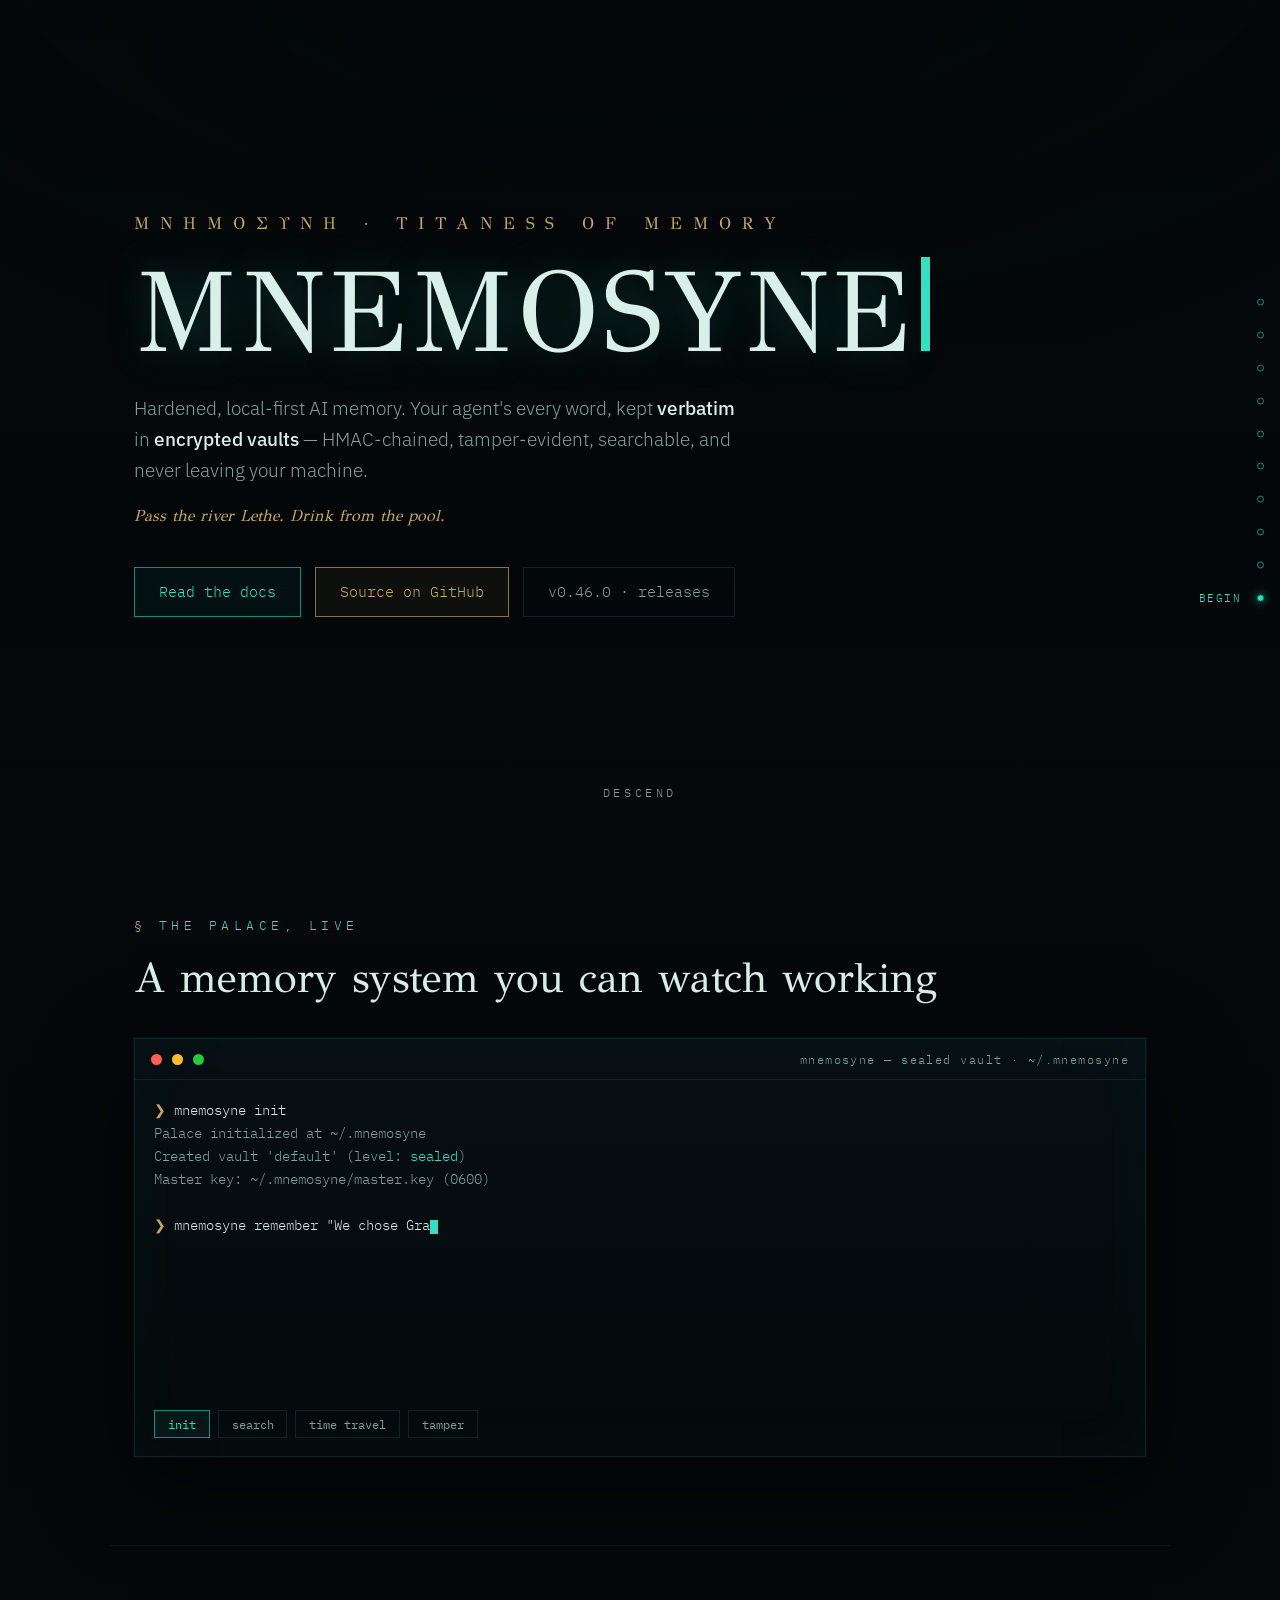
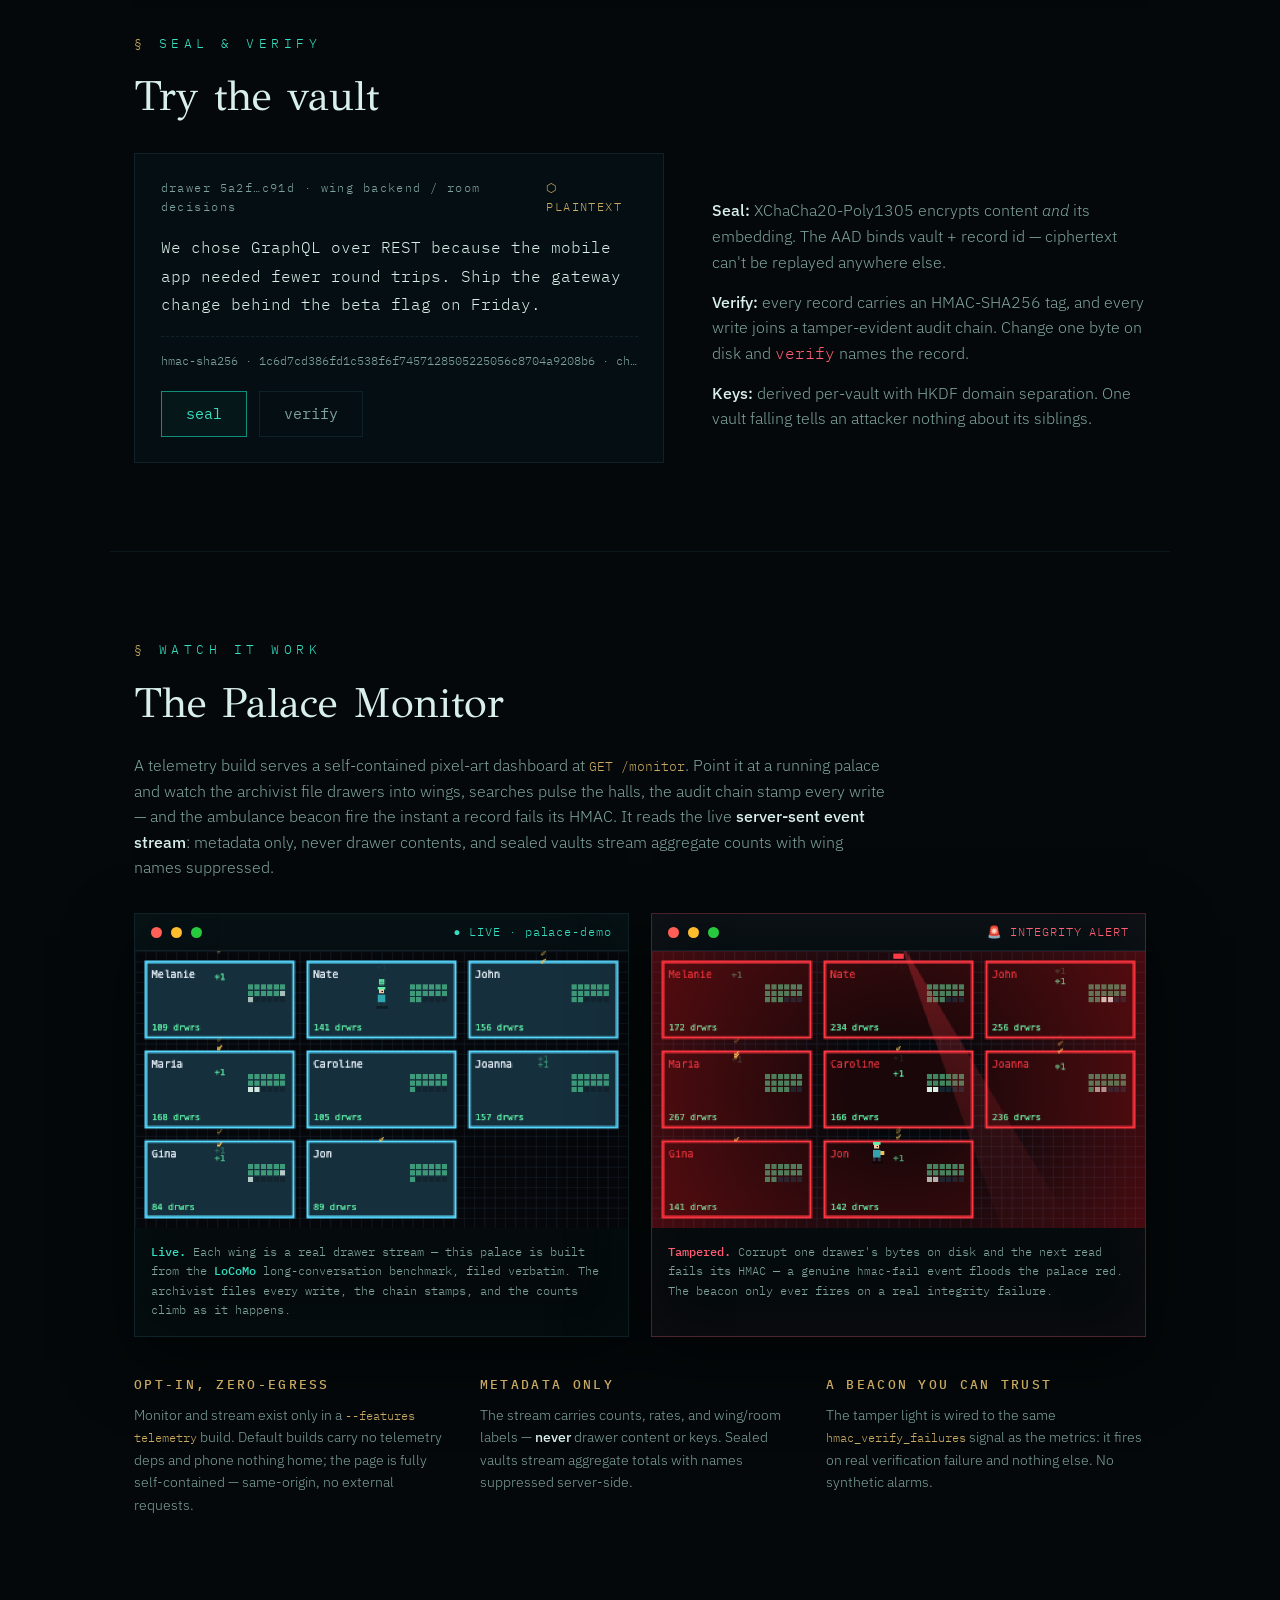
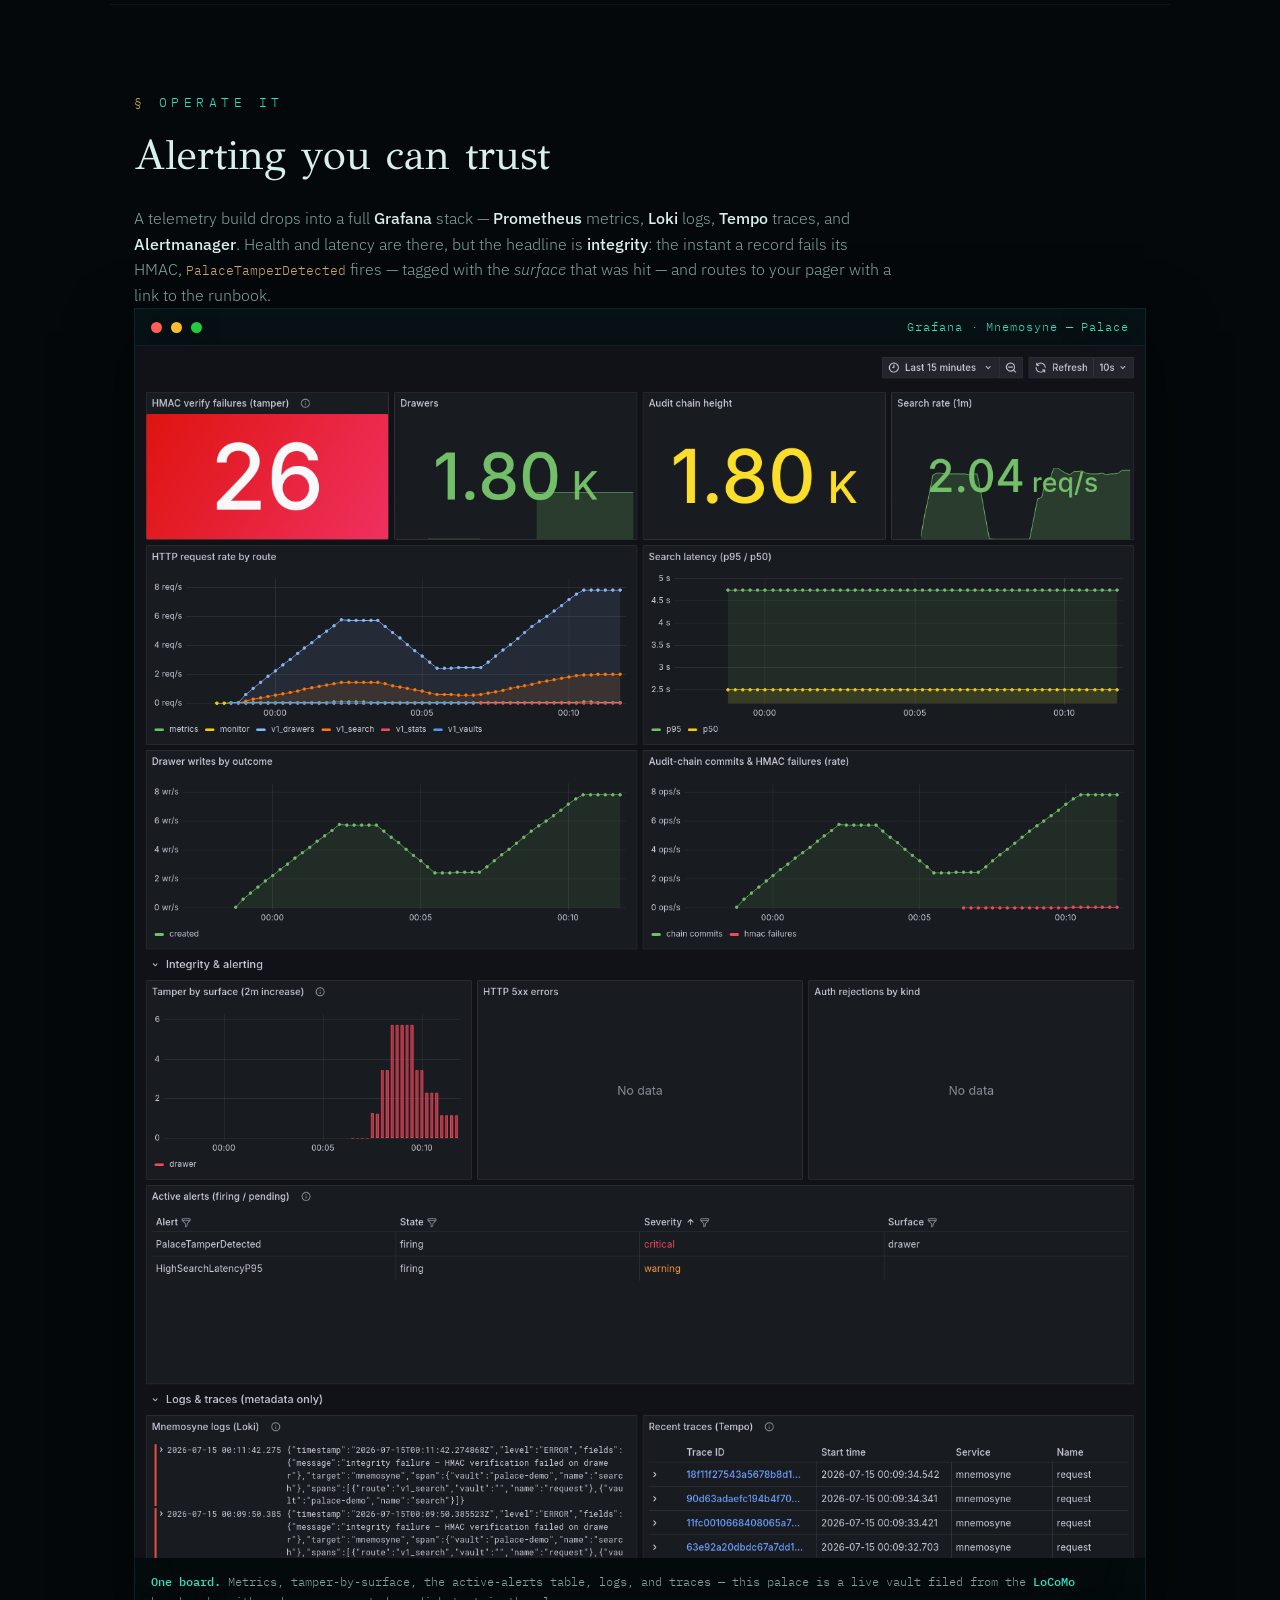
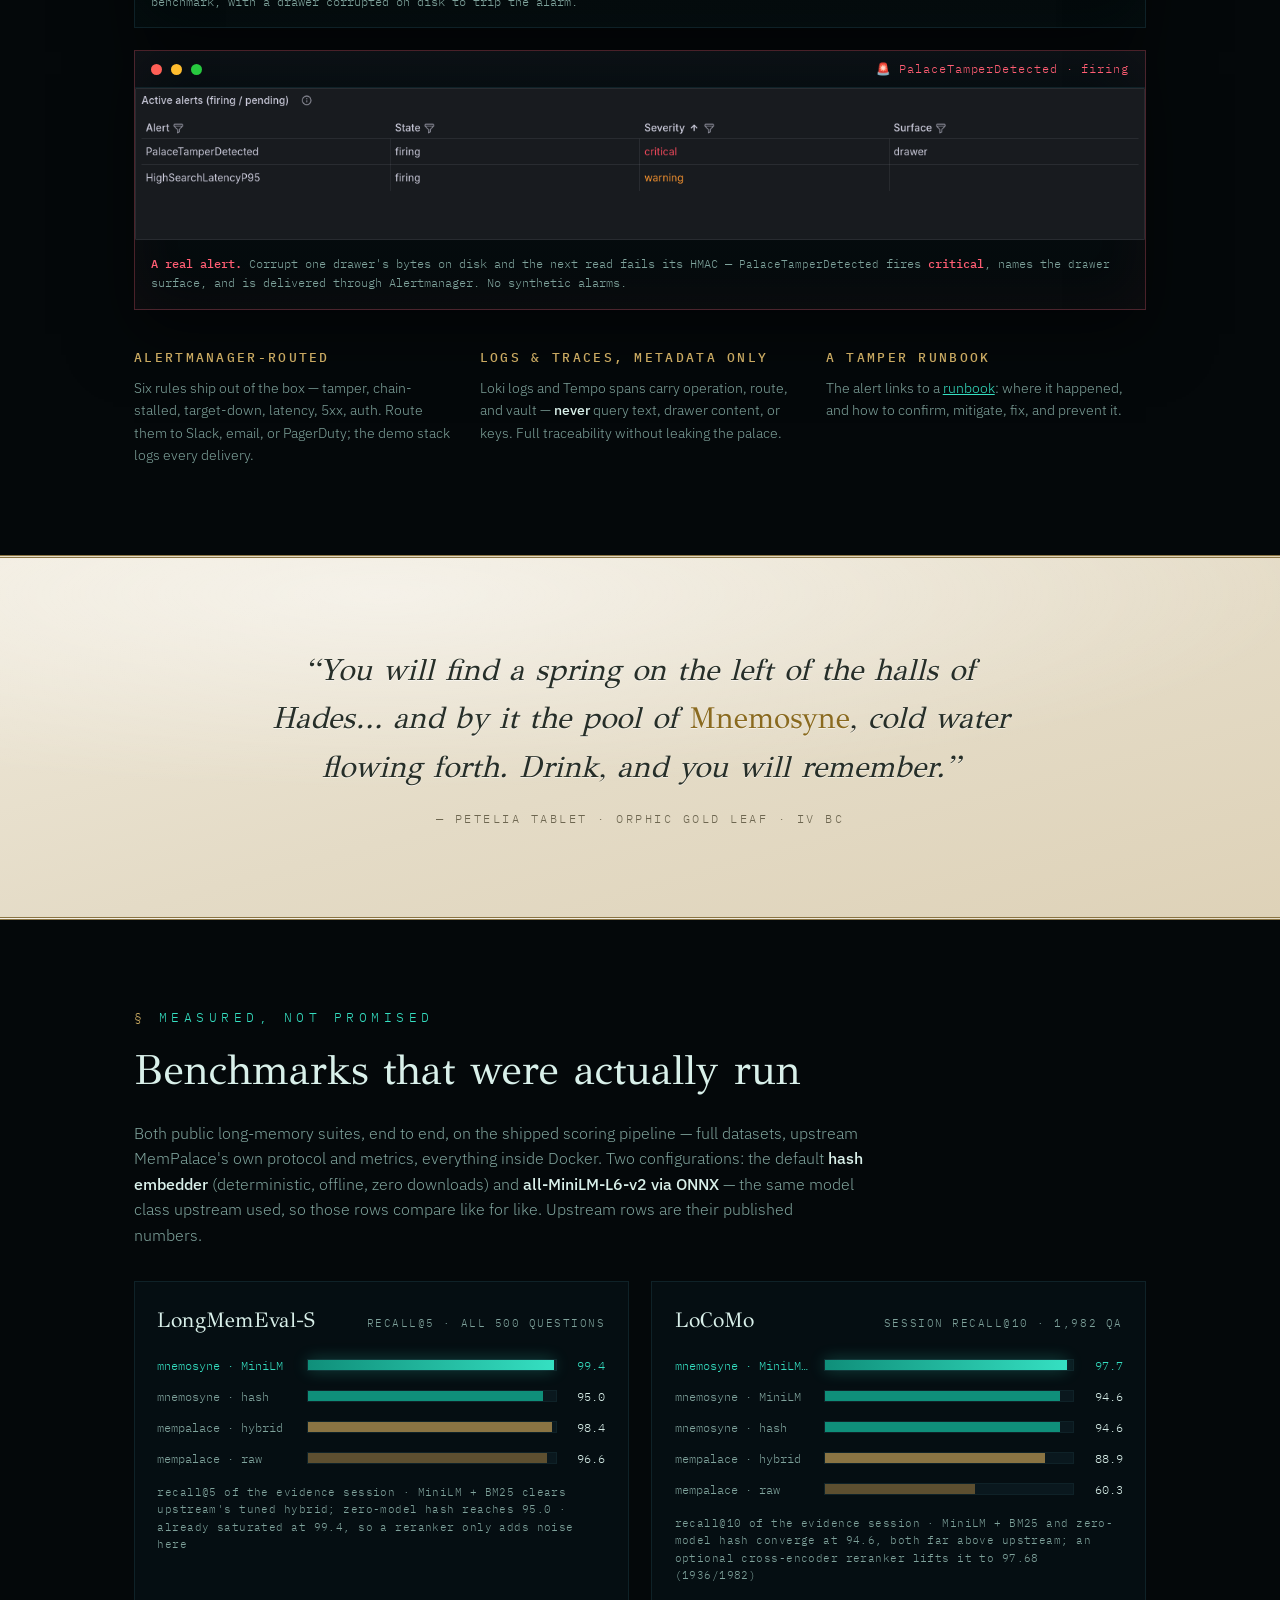
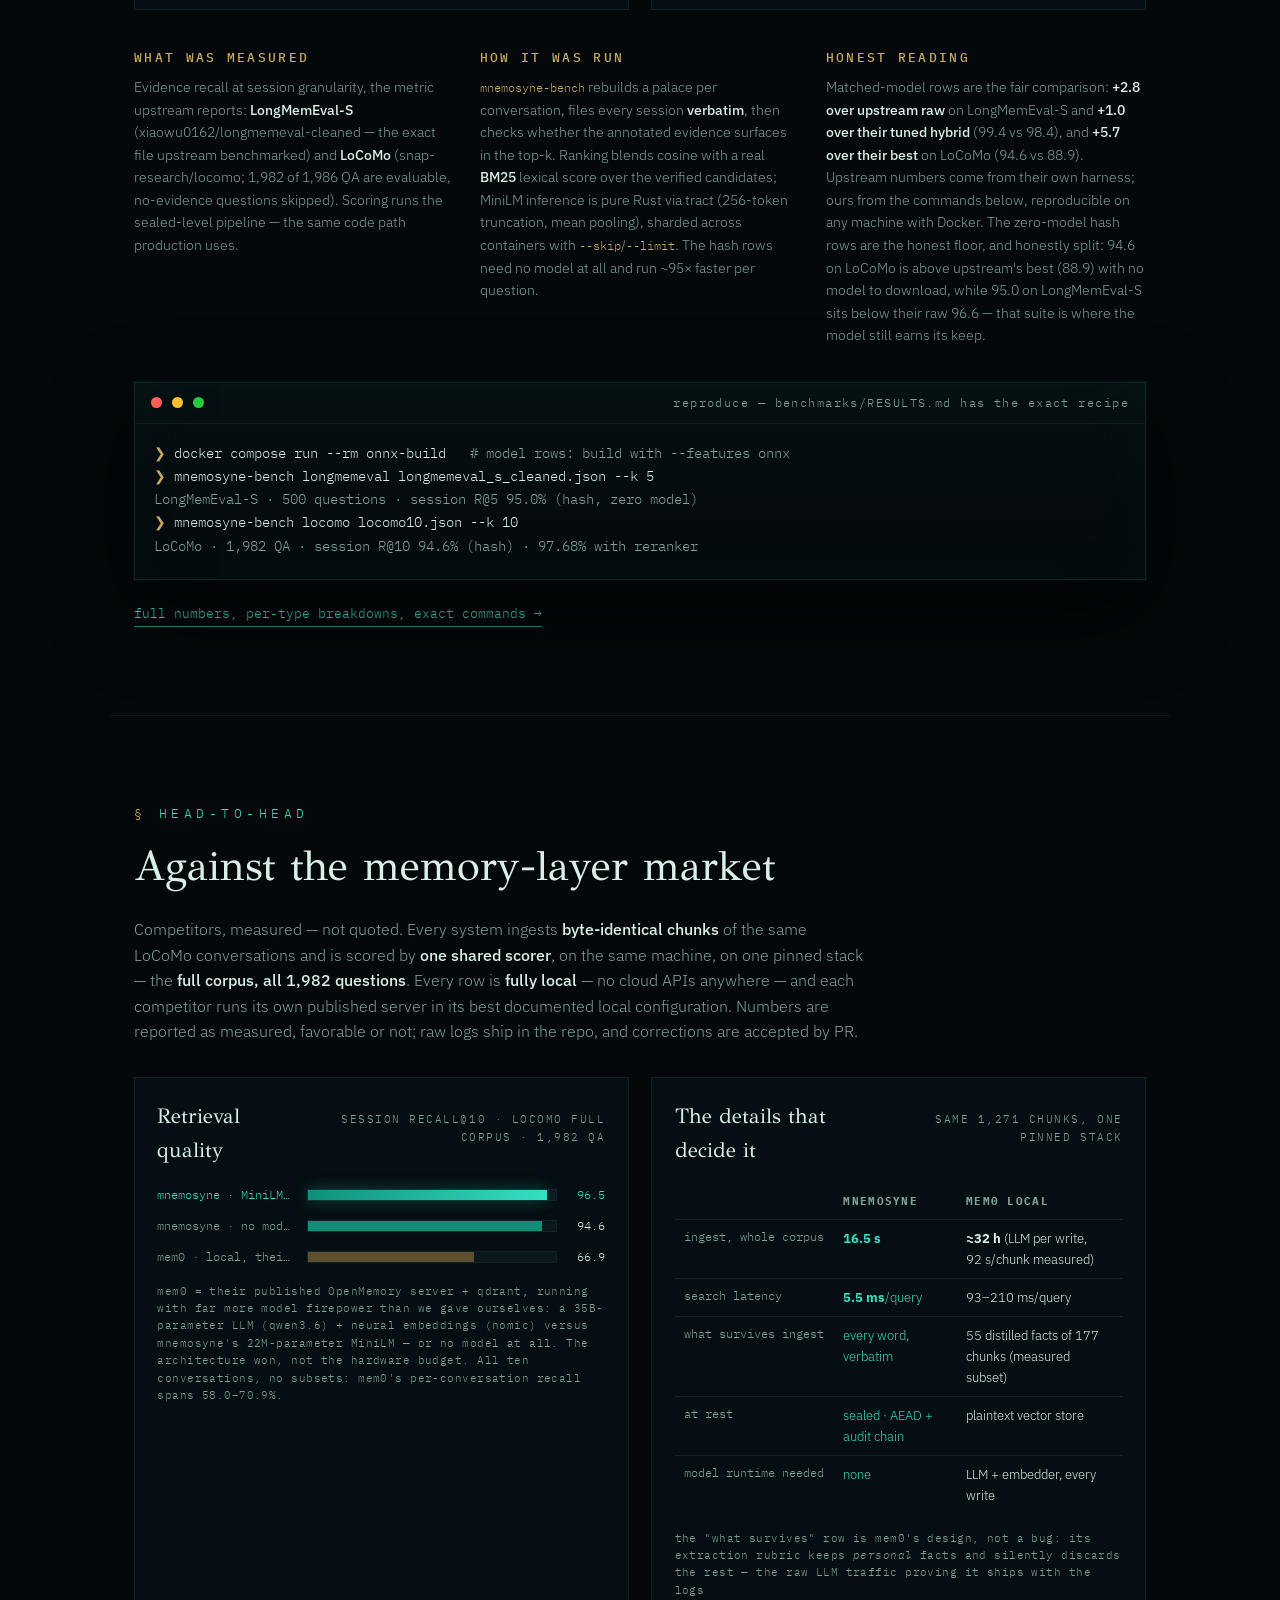
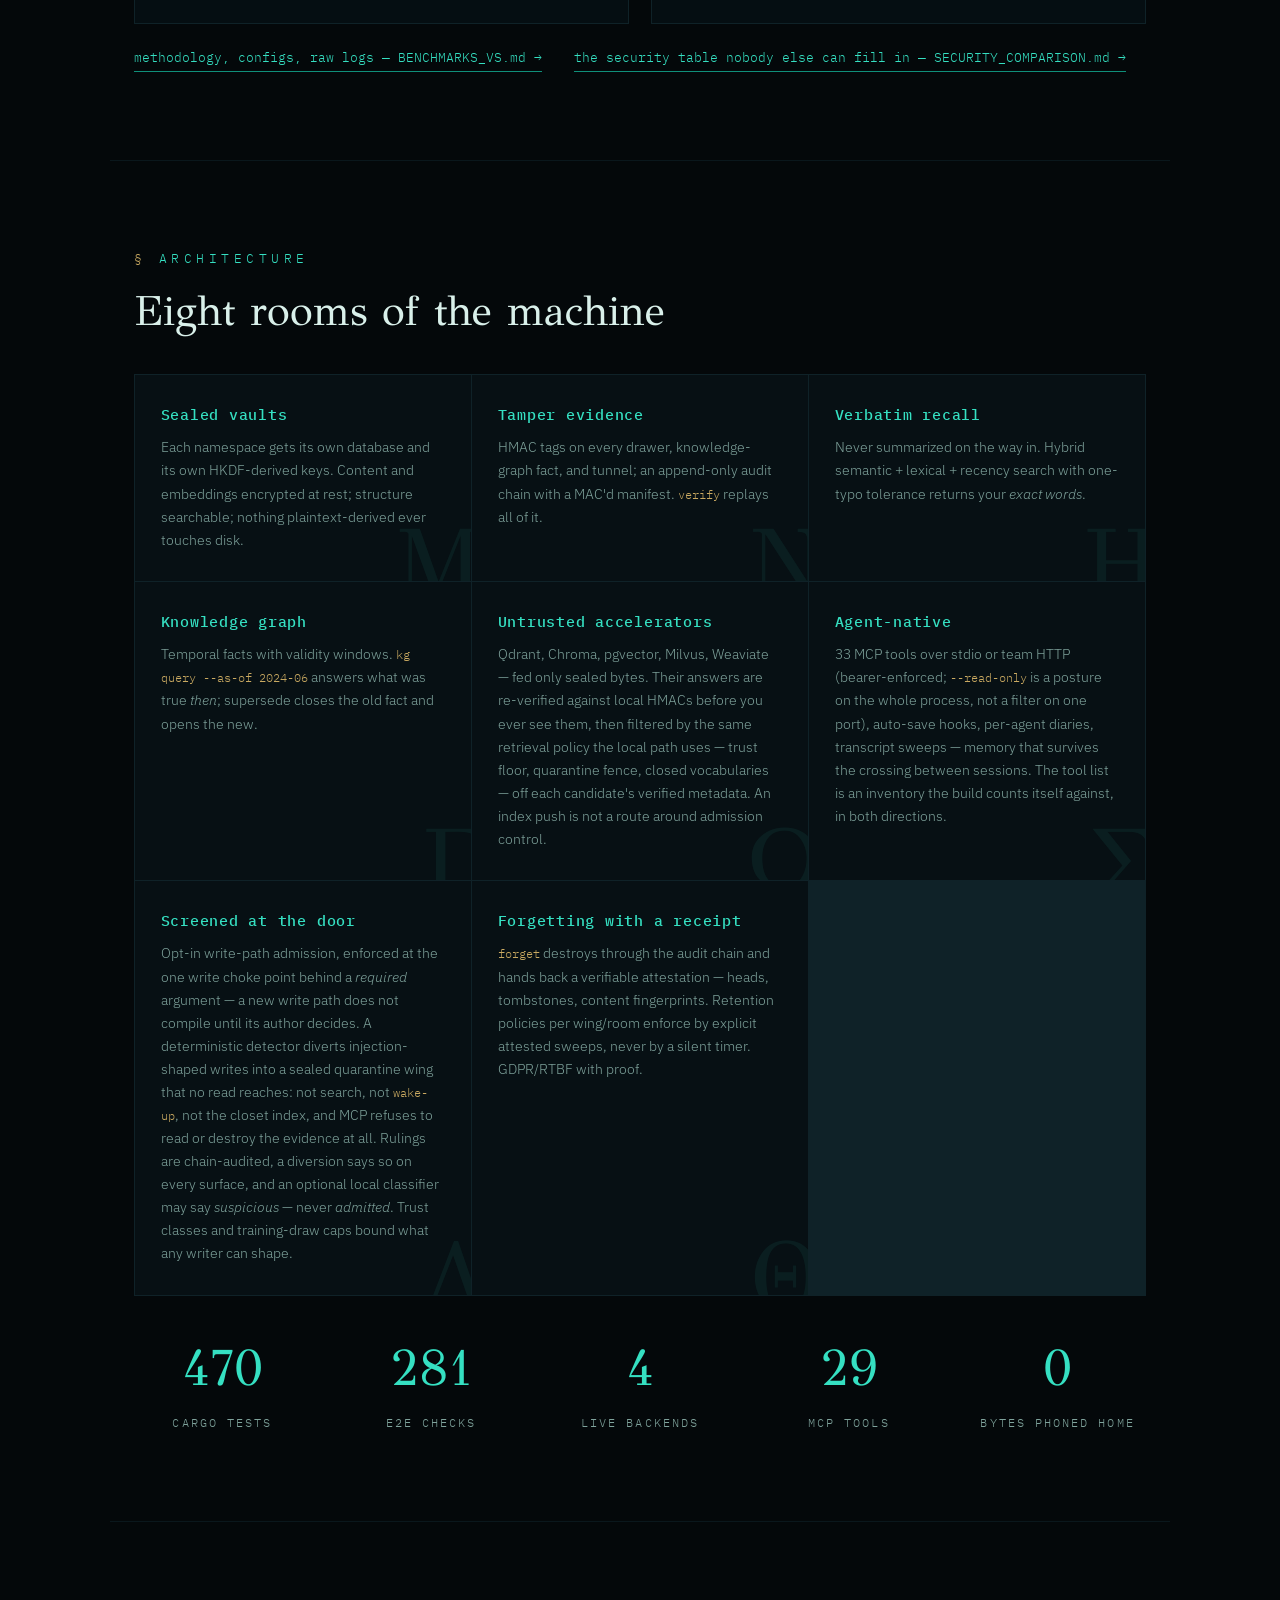
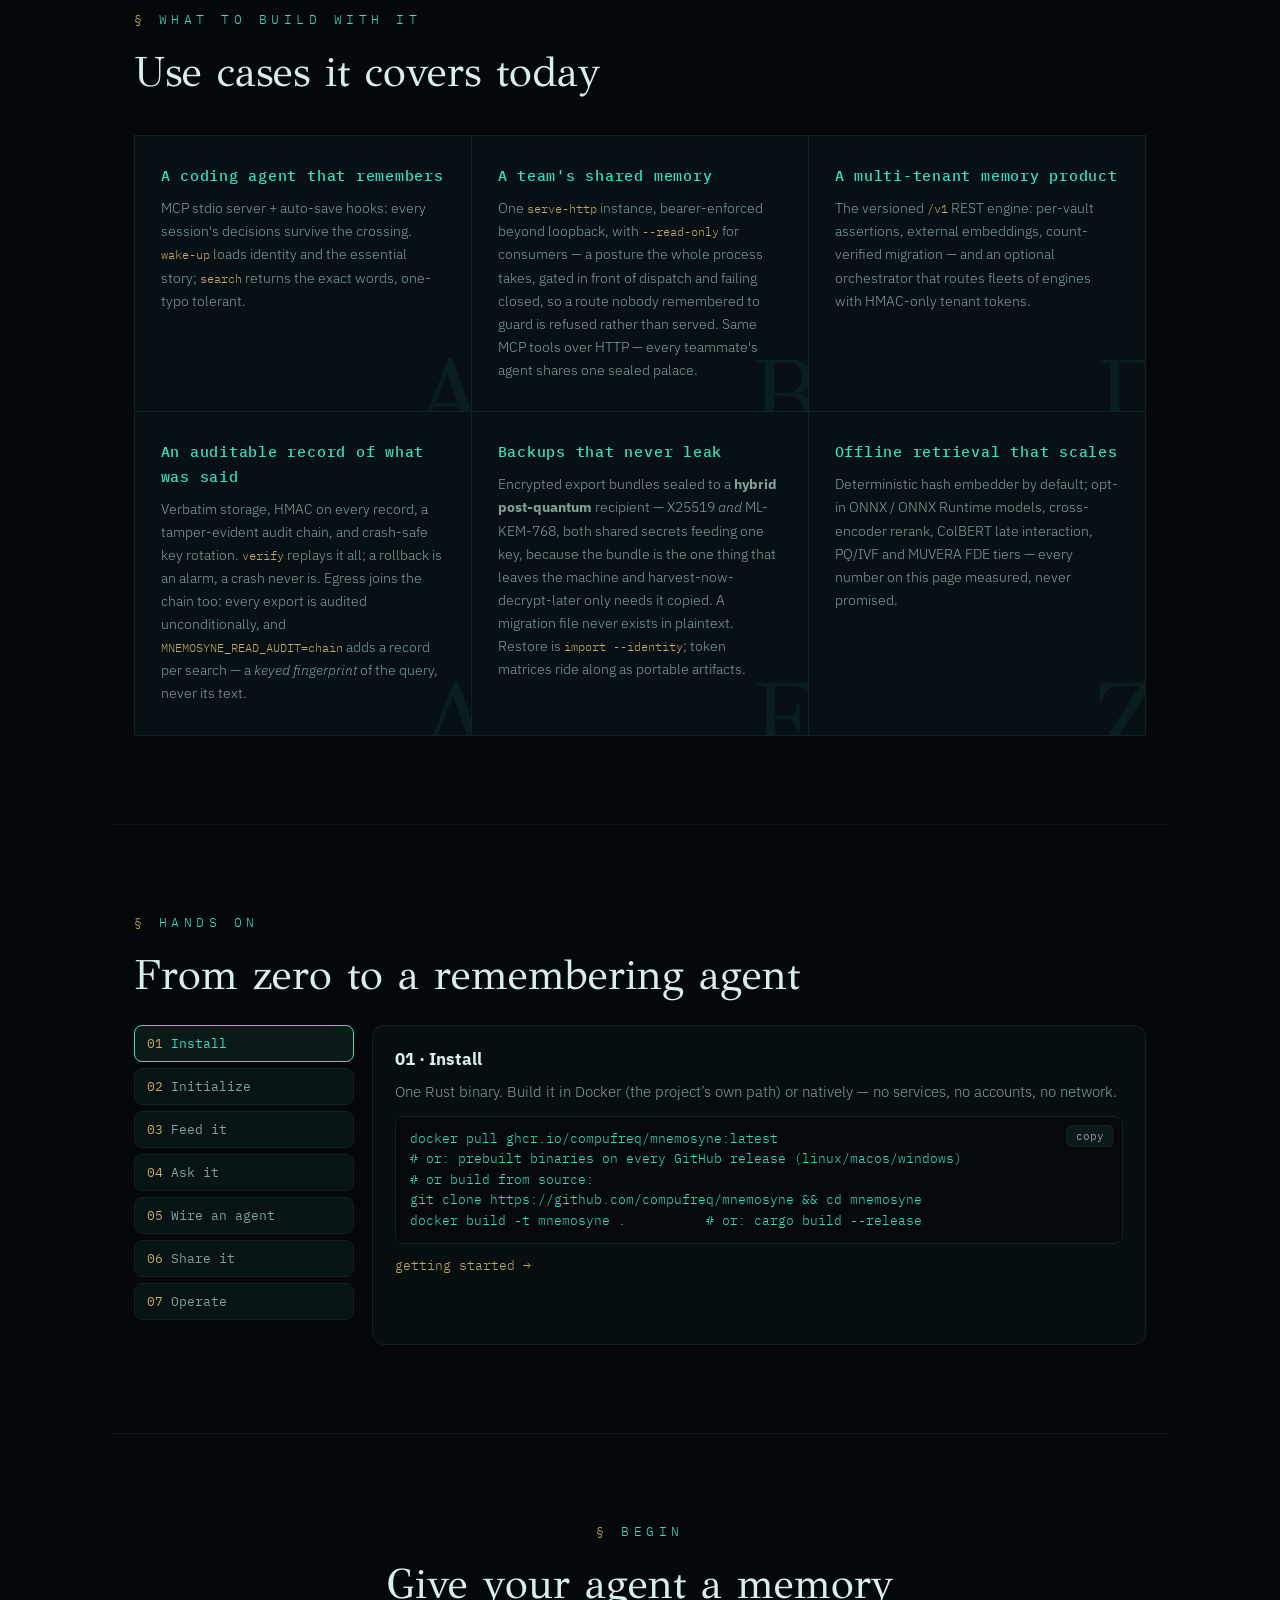
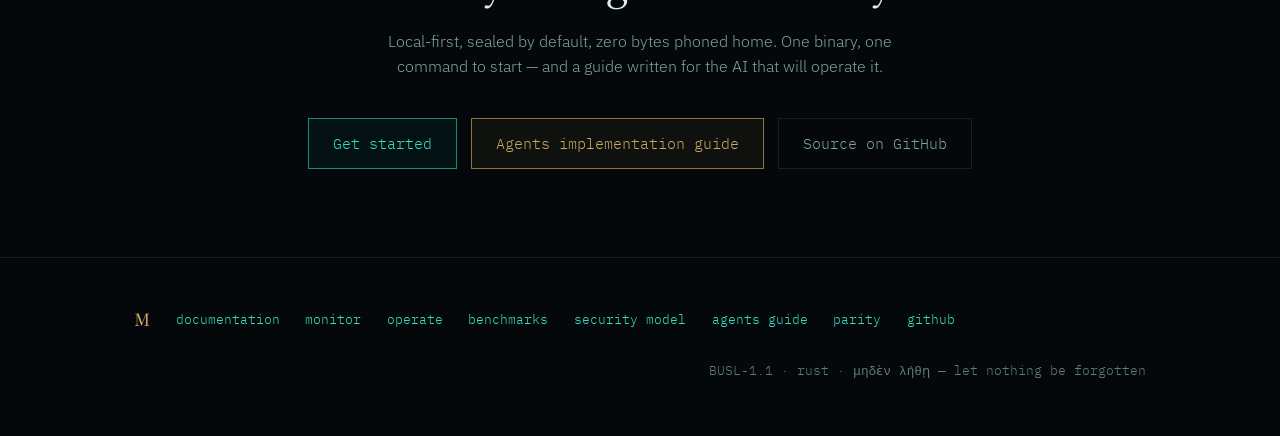
<file: website/landing/index.html>
<!DOCTYPE html>
<html lang="en">
<head>
<meta charset="utf-8">
<meta name="viewport" content="width=device-width, initial-scale=1">
<title>Mnemosyne — hardened local-first AI memory</title>
<meta name="description" content="Encrypted, integrity-verified memory vaults for AI agents. Verbatim recall, knowledge graph, MCP server — all local, all in Rust.">
<link rel="icon" href="data:image/svg+xml,%3Csvg xmlns='http://www.w3.org/2000/svg' viewBox='0 0 100 100'%3E%3Ctext y='0.9em' font-size='90'%3E%CE%9C%3C/text%3E%3C/svg%3E">
<link rel="preconnect" href="https://fonts.googleapis.com">
<link rel="preconnect" href="https://fonts.gstatic.com" crossorigin>
<link href="https://fonts.googleapis.com/css2?family=GFS+Didot&family=IBM+Plex+Mono:wght@400;500;600&family=IBM+Plex+Sans:wght@300;400;500;600&display=swap" rel="stylesheet">
<style>
:root {
  --bg: #04080a;
  --bg-raise: #071014;
  --line: #0f2228;
  --ink: #d9f0ea;
  --ink-dim: #7fa39c;
  --teal: #35e0c2;
  --teal-dark: #0f8f7a;
  --green: #57ff9a;
  --gold: #c9a961;
  --gold-dim: #8a7443;
  --danger: #ff5d73;
  --mono: "IBM Plex Mono", ui-monospace, monospace;
  --sans: "IBM Plex Sans", sans-serif;
  --didot: "GFS Didot", "Times New Roman", serif;
}
* { margin: 0; padding: 0; box-sizing: border-box; }
html { scroll-behavior: smooth; }
body {
  background: var(--bg);
  color: var(--ink);
  font-family: var(--sans);
  font-weight: 300;
  overflow-x: hidden;
  line-height: 1.6;
}
::selection { background: var(--teal); color: #032620; }

#rain {
  position: fixed; inset: 0;
  z-index: 0;
  opacity: .55;
}
.veil {
  position: fixed; inset: 0; z-index: 1; pointer-events: none;
  background:
    radial-gradient(ellipse 90% 60% at 50% 0%, transparent 0%, rgba(4,8,10,.72) 78%),
    linear-gradient(180deg, rgba(4,8,10,.15) 0%, rgba(4,8,10,.88) 100%);
}
main { position: relative; z-index: 2; }

.wrap { max-width: 1060px; margin: 0 auto; padding: 0 24px; }

/* ---------------- hero ---------------- */
header.hero {
  min-height: 92vh;
  display: flex; flex-direction: column; justify-content: center;
  position: relative;
}
.eyebrow {
  font-family: var(--didot);
  letter-spacing: .65em;
  color: var(--gold);
  font-size: clamp(.8rem, 1.6vw, 1.05rem);
  text-transform: uppercase;
  margin-bottom: 1.2rem;
  animation: rise .9s ease .1s both;
}
h1.title {
  font-family: var(--didot);
  font-weight: 400;
  font-size: clamp(3rem, 10vw, 7.2rem);
  line-height: .95;
  letter-spacing: .02em;
  color: var(--ink);
  text-shadow: 0 0 42px rgba(53,224,194,.28);
}
h1 .cursor-block {
  display: inline-block; width: .08em; height: .82em;
  background: var(--teal); margin-left: .06em;
  animation: blink 1.05s steps(1) infinite;
  vertical-align: baseline;
}
.tagline {
  margin-top: 1.6rem;
  max-width: 620px;
  font-size: clamp(1rem, 2vw, 1.2rem);
  color: var(--ink-dim);
  animation: rise .9s ease .5s both;
}
.tagline b { color: var(--ink); font-weight: 500; }
.lethe {
  margin-top: 1.1rem;
  font-family: var(--didot);
  font-style: italic;
  color: var(--gold);
  opacity: .85;
  animation: rise .9s ease .7s both;
}
.cta-row {
  display: flex; gap: 14px; flex-wrap: wrap;
  margin-top: 2.4rem;
  animation: rise .9s ease .9s both;
}
.btn {
  font-family: var(--mono);
  font-size: .92rem;
  padding: .78rem 1.5rem;
  text-decoration: none;
  border: 1px solid var(--teal-dark);
  color: var(--teal);
  background: rgba(15,143,122,.07);
  transition: all .22s ease;
  position: relative;
}
.btn:hover { background: var(--teal); color: #03211b; box-shadow: 0 0 34px rgba(53,224,194,.4); }
.btn.gold { border-color: var(--gold-dim); color: var(--gold); background: rgba(201,169,97,.06); }
.btn.gold:hover { background: var(--gold); color: #201703; box-shadow: 0 0 34px rgba(201,169,97,.35); }
.btn.ghost { border-color: var(--line); color: var(--ink-dim); background: transparent; }
.btn.ghost:hover { border-color: var(--ink-dim); color: var(--ink); background: rgba(217,240,234,.05); box-shadow: none; }
.scroll-hint {
  position: absolute; bottom: 26px; left: 50%; transform: translateX(-50%);
  color: var(--ink-dim); font-family: var(--mono); font-size: .75rem;
  letter-spacing: .3em; text-transform: uppercase;
  animation: floaty 2.6s ease-in-out infinite;
}

/* ---------------- section chrome ---------------- */
section { padding: 5.5rem 0; position: relative; }
/* .wrap's horizontal padding must not flatten the section rhythm: the
   class selector outspecifies the element selector above, so sections
   that are themselves .wrap containers restate both axes here. */
section.wrap { padding: 5.5rem 24px; }
section.wrap + section.wrap { border-top: 1px solid rgba(15,34,40,.6); }
.sec-label {
  font-family: var(--mono);
  color: var(--teal);
  font-size: .8rem;
  letter-spacing: .35em;
  text-transform: uppercase;
}
.sec-label::before { content: "§ "; color: var(--gold); }
h2 {
  font-family: var(--didot);
  font-weight: 400;
  font-size: clamp(1.7rem, 4vw, 2.6rem);
  margin: .6rem 0 1rem;
}
body.js .reveal { opacity: 0; transform: translateY(26px); transition: opacity .8s ease, transform .8s ease; }
body.js .reveal.in { opacity: 1; transform: none; }

/* ---------------- terminal ---------------- */
.term {
  border: 1px solid var(--line);
  background: linear-gradient(180deg, rgba(7,16,20,.92), rgba(4,10,12,.96));
  box-shadow: 0 30px 80px rgba(0,0,0,.55), 0 0 0 1px rgba(53,224,194,.05), inset 0 0 60px rgba(53,224,194,.03);
  backdrop-filter: blur(6px);
  margin-top: 1.6rem;
}
.term-bar {
  display: flex; align-items: center; gap: 10px;
  padding: .65rem 1rem;
  border-bottom: 1px solid var(--line);
  font-family: var(--mono); font-size: .75rem; color: var(--ink-dim);
}
.dot { width: 11px; height: 11px; border-radius: 50%; background: var(--line); }
.dot.r { background: #ff5f56; } .dot.y { background: #ffbd2e; } .dot.g { background: #27c93f; }
.term-title { margin-left: auto; letter-spacing: .12em; }
.term-body {
  font-family: var(--mono);
  font-size: clamp(.72rem, 1.7vw, .9rem);
  padding: 1.1rem 1.2rem 1.4rem;
  min-height: 330px;
  white-space: pre-wrap;
  word-break: break-word;
}
.t-prompt { color: var(--gold); }
.t-cmd { color: var(--ink); }
.t-out { color: var(--ink-dim); }
.t-ok { color: var(--green); }
.t-bad { color: var(--danger); }
.t-teal { color: var(--teal); }
.t-caret { display: inline-block; width: .55em; height: 1em; background: var(--teal); vertical-align: text-bottom; animation: blink 1s steps(1) infinite; }
.chip-row { display: flex; flex-wrap: wrap; gap: 8px; padding: 0 1.2rem 1.1rem; }
.chip {
  font-family: var(--mono); font-size: .72rem;
  border: 1px solid var(--line); color: var(--ink-dim);
  background: transparent; padding: .34rem .8rem; cursor: pointer;
  transition: all .18s ease;
}
.chip:hover, .chip.active { border-color: var(--teal-dark); color: var(--teal); background: rgba(53,224,194,.06); }

/* ---------------- seal demo ---------------- */
.seal-grid { display: grid; grid-template-columns: 1.1fr .9fr; gap: 3rem; align-items: center; margin-top: 1.4rem; }
@media (max-width: 820px) { .seal-grid { grid-template-columns: 1fr; } }
.vault-card {
  border: 1px solid var(--line);
  background: rgba(7,16,20,.85);
  padding: 1.6rem;
  position: relative;
  overflow: hidden;
}
.vault-card::after {
  content: ""; position: absolute; inset: 0;
  background: linear-gradient(120deg, transparent 30%, rgba(53,224,194,.06) 50%, transparent 70%);
  transform: translateX(-100%);
  transition: transform 1.1s ease;
  pointer-events: none;
}
.vault-card.sealed::after { transform: translateX(100%); }
.vault-head { display: flex; justify-content: space-between; align-items: center; font-family: var(--mono); font-size: .74rem; color: var(--ink-dim); margin-bottom: 1rem; letter-spacing: .12em; }
.vault-state { color: var(--gold); transition: color .3s; }
.vault-card.sealed .vault-state { color: var(--teal); }
#seal-text {
  font-family: var(--mono);
  font-size: clamp(.85rem, 2vw, 1.02rem);
  line-height: 1.75;
  min-height: 5.2em;
  color: var(--ink);
}
.hmac-line {
  margin-top: 1.1rem; padding-top: .9rem;
  border-top: 1px dashed var(--line);
  font-family: var(--mono); font-size: .72rem; color: var(--ink-dim);
  overflow: hidden; text-overflow: ellipsis; white-space: nowrap;
}
.hmac-line b { color: var(--green); font-weight: 500; }
.seal-actions { display: flex; gap: 12px; margin-top: 1.3rem; }
.seal-copy p { color: var(--ink-dim); margin-top: .9rem; }
.seal-copy p b { color: var(--ink); font-weight: 500; }

/* ---------------- features ---------------- */
.feat-grid {
  display: grid;
  grid-template-columns: repeat(auto-fit, minmax(280px, 1fr));
  gap: 1px;
  background: var(--line);
  border: 1px solid var(--line);
  margin-top: 1.8rem;
}
.feat {
  background: var(--bg-raise);
  padding: 1.7rem 1.6rem 1.9rem;
  position: relative;
  transition: background .25s ease;
  overflow: hidden;
}
.feat:hover { background: #0a171c; }
.feat::before {
  content: attr(data-glyph);
  position: absolute; right: -.15em; bottom: -.35em;
  font-family: var(--didot);
  font-size: 6.4rem; line-height: 1;
  color: rgba(53,224,194,.07);
  transition: color .3s ease, transform .4s ease;
  pointer-events: none;
}
.feat:hover::before { color: rgba(201,169,97,.16); transform: translateY(-6px); }
.feat h3 { font-family: var(--mono); font-weight: 500; font-size: .95rem; color: var(--teal); letter-spacing: .05em; margin-bottom: .55rem; }
.feat p { font-size: .9rem; color: var(--ink-dim); }
.feat p code { font-family: var(--mono); color: var(--gold); font-size: .82em; }

/* ---------------- myth strip: a marble slab in the dark ---------------- */
.myth {
  border-top: 3px double var(--gold-dim);
  border-bottom: 3px double var(--gold-dim);
  background:
    radial-gradient(ellipse 120% 90% at 30% 10%, rgba(255,255,255,.5), transparent 60%),
    linear-gradient(165deg, #efe9da 0%, #e4dbc6 55%, #ded2b8 100%);
  text-align: center;
  position: relative;
  z-index: 2;
}
.myth blockquote {
  font-family: var(--didot);
  font-size: clamp(1.25rem, 3.2vw, 1.9rem);
  font-style: italic;
  max-width: 760px; margin: 0 auto;
  color: #262e28;
  text-shadow: 0 1px 0 rgba(255,255,255,.55);
}
.myth blockquote em { color: #8a6a1f; font-style: normal; }
.myth figcaption { margin-top: 1.1rem; font-family: var(--mono); font-size: .78rem; color: #6d6650; letter-spacing: .2em; }

/* ---------------- benchmarks ---------------- */
.bench-lede { color: var(--ink-dim); max-width: 730px; margin-top: .2rem; }
.bench-lede b { color: var(--ink); font-weight: 500; }
.bench-grid { display: grid; grid-template-columns: repeat(auto-fit, minmax(300px, 1fr)); gap: 1.4rem; margin-top: 2rem; }
.bench-card { border: 1px solid var(--line); background: rgba(7,16,20,.85); padding: 1.4rem 1.4rem 1.5rem; margin: 0; }
.bench-head { display: flex; justify-content: space-between; align-items: baseline; gap: 1rem; margin-bottom: 1.15rem; }
.bench-name { font-family: var(--didot); font-size: 1.3rem; color: var(--ink); }
.bench-metric { font-family: var(--mono); font-size: .68rem; color: var(--ink-dim); letter-spacing: .14em; text-transform: uppercase; text-align: right; }
@media (max-width: 520px) {
  .bench-head { flex-direction: column; align-items: flex-start; gap: .25rem; }
  .bench-metric { text-align: left; }
}
.bar-row { display: grid; grid-template-columns: minmax(9.5em, 11.5em) 1fr 3.2em; gap: .8em; align-items: center; font-family: var(--mono); font-size: .76rem; margin-top: .72rem; }
.bar-row:hover .bar-name { color: var(--ink); }
.bar-name { color: var(--ink-dim); white-space: nowrap; overflow: hidden; text-overflow: ellipsis; transition: color .2s; }
.bar { height: 12px; background: rgba(15,34,40,.55); border: 1px solid var(--line); }
.bar i { display: block; height: 100%; width: var(--w); transition: width 1.1s cubic-bezier(.22,1,.36,1) .15s; }
body.js .bar i { width: 0; }
body.js .reveal.in .bar i { width: var(--w); }
.bar-val { text-align: right; color: var(--ink); }
.bar-row.hero .bar i { background: linear-gradient(90deg, var(--teal-dark), var(--teal)); box-shadow: 0 0 16px rgba(53,224,194,.3); }
.bar-row.hero .bar-name, .bar-row.hero .bar-val { color: var(--teal); }
.bar-row.hash .bar i { background: var(--teal-dark); }
.bar-row.up .bar i { background: var(--gold-dim); }
.bar-row.up2 .bar i { background: #5d4f30; }
.bench-foot { margin-top: 1rem; font-family: var(--mono); font-size: .68rem; color: var(--ink-dim); letter-spacing: .04em; }
.bench-how { display: grid; grid-template-columns: repeat(auto-fit, minmax(260px, 1fr)); gap: 1.6rem; margin-top: 2.4rem; }
.bench-note h3 { font-family: var(--mono); font-weight: 500; font-size: .8rem; color: var(--gold); letter-spacing: .18em; text-transform: uppercase; margin-bottom: .5rem; }
.bench-note p { font-size: .88rem; color: var(--ink-dim); }
.bench-note p b { color: var(--ink); font-weight: 500; }
.bench-note p code { font-family: var(--mono); color: var(--gold); font-size: .82em; }
.term.slim { margin-top: 2.2rem; }
.term.slim .term-body { min-height: 0; }
.bench-link { display: inline-block; margin-top: 1.5rem; font-family: var(--mono); font-size: .8rem; color: var(--teal); text-decoration: none; border-bottom: 1px solid var(--teal-dark); padding-bottom: 2px; transition: color .2s, border-color .2s; }
.vs-table { width: 100%; border-collapse: collapse; margin-top: .4rem; font-size: .82rem; }
.vs-table th, .vs-table td { text-align: left; padding: .5rem .6rem; border-bottom: 1px solid rgba(255,255,255,.08); vertical-align: top; }
.vs-table th { font-family: var(--mono); font-size: .68rem; letter-spacing: .12em; text-transform: uppercase; color: var(--ink-dim); }
.vs-table td:first-child { font-family: var(--mono); font-size: .72rem; color: var(--ink-dim); white-space: nowrap; }
.vs-table td:nth-child(2) { color: var(--teal); }
.vs-table tr:last-child td { border-bottom: none; }
.vs-links { display: flex; flex-wrap: wrap; gap: .4rem 2rem; }
.bench-link:hover { color: var(--green); border-color: var(--green); }

/* ---------------- palace monitor ---------------- */
.mon-lede { color: var(--ink-dim); max-width: 760px; margin-top: .2rem; }
.mon-lede b { color: var(--ink); font-weight: 500; }
.mon-lede code { font-family: var(--mono); color: var(--gold); font-size: .82em; }
.mon-shots { display: grid; grid-template-columns: 1fr 1fr; gap: 1.4rem; margin-top: 2rem; }
@media (max-width: 820px) { .mon-shots { grid-template-columns: 1fr; } }
.mon-fig {
  margin: 0; border: 1px solid var(--line);
  background: linear-gradient(180deg, rgba(7,16,20,.92), rgba(4,10,12,.96));
  box-shadow: 0 24px 60px rgba(0,0,0,.5), inset 0 0 60px rgba(53,224,194,.03);
  overflow: hidden;
}
.mon-fig.alarm { border-color: rgba(255,93,115,.28); box-shadow: 0 24px 60px rgba(0,0,0,.5), inset 0 0 60px rgba(255,93,115,.05); }
.mon-fig-bar {
  display: flex; align-items: center; gap: 9px; padding: .55rem 1rem;
  border-bottom: 1px solid var(--line);
  font-family: var(--mono); font-size: .72rem; color: var(--ink-dim); letter-spacing: .08em;
}
.mon-fig-bar .lbl { margin-left: auto; color: var(--teal); }
.mon-fig.alarm .mon-fig-bar .lbl { color: var(--danger); }
.mon-fig img { display: block; width: 100%; height: auto; background: #04080a; }
.mon-cap { padding: .85rem 1rem 1rem; font-family: var(--mono); font-size: .74rem; color: var(--ink-dim); line-height: 1.65; }
.mon-cap b { color: var(--teal); font-weight: 500; }
.mon-cap code { font-family: var(--mono); font-size: .9em; }
.mon-fig.alarm .mon-cap b { color: var(--danger); }
.mon-how { display: grid; grid-template-columns: repeat(auto-fit, minmax(250px, 1fr)); gap: 1.6rem; margin-top: 2.4rem; }
.mon-note h3 { font-family: var(--mono); font-weight: 500; font-size: .8rem; color: var(--gold); letter-spacing: .18em; text-transform: uppercase; margin-bottom: .5rem; }
.mon-note p { font-size: .88rem; color: var(--ink-dim); }
.mon-note p b { color: var(--ink); font-weight: 500; }
.mon-note p code { font-family: var(--mono); color: var(--gold); font-size: .82em; }

/* ---------------- numbers ---------------- */
.stats { display: grid; grid-template-columns: repeat(auto-fit, minmax(150px, 1fr)); gap: 2rem; margin-top: 2rem; text-align: center; }
.stat .n { font-family: var(--didot); font-size: clamp(2rem, 5vw, 3.2rem); color: var(--teal); }
.stat .l { font-family: var(--mono); font-size: .72rem; color: var(--ink-dim); letter-spacing: .18em; text-transform: uppercase; margin-top: .3rem; }

/* ---------------- footer ---------------- */
footer {
  border-top: 1px solid var(--line);
  padding: 3rem 0 3.4rem;
  font-family: var(--mono); font-size: .8rem; color: var(--ink-dim);
}
.foot-row { display: flex; flex-wrap: wrap; gap: 1.6rem; align-items: center; }
footer a { color: var(--teal); text-decoration: none; }
footer a:hover { text-decoration: underline; text-underline-offset: 4px; }
.foot-glyph { font-family: var(--didot); color: var(--gold); font-size: 1.15rem; }
.foot-license { margin-left: auto; opacity: .75; }

@keyframes blink { 50% { opacity: 0; } }
@keyframes rise { from { opacity: 0; transform: translateY(22px); } to { opacity: 1; transform: none; } }
@keyframes floaty { 0%,100% { transform: translate(-50%,0);} 50% { transform: translate(-50%,7px);} }
@media (prefers-reduced-motion: reduce) {
  *, *::before, *::after { animation-duration: .01ms !important; animation-iteration-count: 1 !important; transition-duration: .01ms !important; }
  #rain { display: none; }
  .reveal { opacity: 1; transform: none; }
}
/* ============ guided walkthrough ============ */
.guide-grid { display: grid; grid-template-columns: 220px 1fr; gap: 18px; align-items: start; }
.guide-steps { display: flex; flex-direction: column; gap: 6px; position: sticky; top: 18px; }
.guide-step {
  text-align: left; font-family: var(--mono); font-size: .82rem; padding: 9px 12px;
  background: rgba(13,27,30,.6); border: 1px solid var(--line); border-radius: 8px;
  color: var(--ink-dim); cursor: pointer; transition: all .15s;
}
.guide-step:hover { color: var(--ink); border-color: var(--teal-dark); }
.guide-step.active { color: var(--teal); border-color: var(--teal); background: rgba(20,60,54,.35); }
.guide-step .gs-n { color: var(--gold); margin-right: 8px; }
.guide-panel {
  background: rgba(8,16,18,.82); border: 1px solid var(--line); border-radius: 12px;
  padding: 20px 22px; min-height: 320px;
}
.guide-panel h3 { margin: 0 0 8px; color: var(--ink); font-size: 1.05rem; }
.guide-panel p { color: var(--ink-dim); font-size: .92rem; line-height: 1.55; margin: 0 0 12px; }
.guide-code { position: relative; background: #05090b; border: 1px solid var(--line);
  border-radius: 8px; padding: 12px 14px; margin: 0 0 12px; overflow-x: auto; }
.guide-code pre { margin: 0; font-family: var(--mono); font-size: .8rem; line-height: 1.6;
  color: var(--teal); white-space: pre; }
.guide-code .gc-copy {
  position: absolute; top: 8px; right: 8px; font-family: var(--mono); font-size: .68rem;
  background: rgba(13,27,30,.9); color: var(--ink-dim); border: 1px solid var(--line);
  border-radius: 6px; padding: 3px 9px; cursor: pointer;
}
.guide-code .gc-copy:hover { color: var(--teal); border-color: var(--teal-dark); }
.guide-panel .gp-links { font-size: .8rem; font-family: var(--mono); }
.guide-panel .gp-links a { color: var(--gold); text-decoration: none; margin-right: 16px; }
.guide-panel .gp-links a:hover { text-decoration: underline; }
@media (max-width: 720px) {
  .guide-grid { grid-template-columns: 1fr; }
  .guide-steps { flex-direction: row; flex-wrap: wrap; position: static; }
}
/* ============ section rail + progress ============ */
#progressbar {
  position: fixed; top: 0; left: 0; height: 2px; width: 0;
  background: linear-gradient(90deg, var(--teal), var(--gold));
  z-index: 60; pointer-events: none;
  box-shadow: 0 0 8px rgba(53,224,194,.5);
}
#secnav {
  position: fixed; right: 16px; top: 50%; transform: translateY(-50%);
  z-index: 50; display: flex; flex-direction: column; gap: 4px;
}
#secnav a {
  display: flex; align-items: center; justify-content: flex-end; gap: 9px;
  padding: 4px 0; text-decoration: none; color: var(--ink-dim);
}
#secnav .sn-label {
  font-family: var(--mono); font-size: .66rem; letter-spacing: .14em;
  text-transform: uppercase; opacity: 0; transform: translateX(6px);
  transition: opacity .18s ease, transform .18s ease;
  background: rgba(4,8,10,.82); padding: 2px 7px; border-radius: 4px;
}
#secnav .sn-dot {
  width: 7px; height: 7px; border-radius: 50%; flex: none;
  border: 1px solid var(--teal-dark); background: transparent;
  transition: background .18s ease, box-shadow .18s ease;
}
#secnav a:hover .sn-label, #secnav a.active .sn-label { opacity: 1; transform: none; }
#secnav a:hover { color: var(--ink); }
#secnav a.active { color: var(--teal); }
#secnav a.active .sn-dot {
  background: var(--teal);
  box-shadow: 0 0 10px rgba(53,224,194,.8);
}
@media (max-width: 900px) { #secnav { display: none; } }
#secnav-mobile {
  position: fixed; right: 12px; bottom: 14px; z-index: 55;
  display: none; flex-direction: column; align-items: flex-end; gap: 6px;
  font-family: var(--mono);
}
@media (max-width: 900px) { #secnav-mobile { display: flex; } }
#secnav-mobile .snm-list {
  display: none; flex-direction: column;
  background: rgba(4,10,12,.96); border: 1px solid var(--line);
  border-radius: 10px; padding: 8px 10px;
}
#secnav-mobile.open .snm-list { display: flex; }
#secnav-mobile .snm-list a {
  color: var(--ink-dim); text-decoration: none; font-size: .72rem;
  letter-spacing: .12em; text-transform: uppercase; padding: 6px 8px;
}
#secnav-mobile .snm-list a.active { color: var(--teal); }
#secnav-mobile .snm-chip {
  background: rgba(7,16,20,.94); color: var(--teal);
  border: 1px solid var(--teal-dark); border-radius: 999px;
  padding: 7px 14px; font-size: .7rem; letter-spacing: .14em;
  text-transform: uppercase; cursor: pointer;
}

/* ============ closing CTA ============ */
.cta-final { text-align: center; padding: 26px 0 8px; }
.cta-final h2 { margin-bottom: 10px; }
.cta-final .cta-sub { color: var(--ink-dim); max-width: 560px; margin: 0 auto 18px; }
</style>
</head>
<body>
<canvas id="rain" aria-hidden="true"></canvas>
<div class="veil" aria-hidden="true"></div>

<main>
<div id="progressbar" aria-hidden="true"></div>
<nav id="secnav" aria-label="page sections"></nav>
<nav id="secnav-mobile" aria-label="page sections">
  <div class="snm-list"></div>
  <button class="snm-chip" aria-expanded="false">§ top</button>
</nav>
  <header class="hero wrap">
    <div class="eyebrow">ΜΝΗΜΟΣΥΝΗ · TITANESS OF MEMORY</div>
    <h1 class="title"><span id="scramble">MNEMOSYNE</span><span class="cursor-block"></span></h1>
    <p class="tagline">Hardened, local-first AI memory. Your agent's every word, kept
      <b>verbatim</b> in <b>encrypted vaults</b> — HMAC-chained, tamper-evident,
      searchable, and never leaving your machine.</p>
    <p class="lethe">Pass the river Lethe. Drink from the pool.</p>
    <div class="cta-row">
      <a class="btn" href="docs/">Read the docs</a>
      <a class="btn gold" href="https://github.com/compufreq/mnemosyne">Source on GitHub</a>
      <a class="btn ghost" href="https://github.com/compufreq/mnemosyne/releases/latest">v0.46.0 · releases</a>
    </div>
    <div class="scroll-hint">descend</div>
  </header>

  <section class="wrap reveal" id="demo">
    <div class="sec-label">The palace, live</div>
    <h2>A memory system you can watch working</h2>
    <div class="term">
      <div class="term-bar">
        <span class="dot r"></span><span class="dot y"></span><span class="dot g"></span>
        <span class="term-title">mnemosyne — sealed vault · ~/.mnemosyne</span>
      </div>
      <div class="term-body" id="term"></div>
      <div class="chip-row" id="chips" role="tablist" aria-label="demo scenes"></div>
    </div>
  </section>

  <section class="wrap reveal" id="seal">
    <div class="sec-label">Seal &amp; verify</div>
    <h2>Try the vault</h2>
    <div class="seal-grid">
      <div class="vault-card" id="vault">
        <div class="vault-head">
          <span>drawer 5a2f…c91d · wing backend / room decisions</span>
          <span class="vault-state" id="vault-state">⬡ PLAINTEXT</span>
        </div>
        <div id="seal-text"></div>
        <div class="hmac-line" id="hmac-line">hmac-sha256 · <span id="hmac-val">awaiting write…</span></div>
        <div class="seal-actions">
          <button class="btn" id="seal-btn">seal</button>
          <button class="btn ghost" id="verify-btn">verify</button>
        </div>
      </div>
      <div class="seal-copy">
        <p><b>Seal:</b> XChaCha20-Poly1305 encrypts content <i>and</i> its embedding.
           The AAD binds vault + record id — ciphertext can't be replayed anywhere else.</p>
        <p><b>Verify:</b> every record carries an HMAC-SHA256 tag, and every write joins a
           tamper-evident audit chain. Change one byte on disk and
           <code style="font-family:var(--mono);color:var(--danger)">verify</code> names the record.</p>
        <p><b>Keys:</b> derived per-vault with HKDF domain separation. One vault falling
           tells an attacker nothing about its siblings.</p>
      </div>
    </div>
  </section>

  <section class="wrap reveal" id="monitor">
    <div class="sec-label">Watch it work</div>
    <h2>The Palace Monitor</h2>
    <p class="mon-lede">A telemetry build serves a self-contained pixel-art dashboard at
       <code>GET /monitor</code>. Point it at a running palace and watch the archivist file
       drawers into wings, searches pulse the halls, the audit chain stamp every write — and
       the ambulance beacon fire the instant a record fails its HMAC. It reads the live
       <b>server-sent event stream</b>: metadata only, never drawer contents, and sealed vaults
       stream aggregate counts with wing names suppressed.</p>

    <div class="mon-shots">
      <figure class="mon-fig">
        <div class="mon-fig-bar">
          <span class="dot r"></span><span class="dot y"></span><span class="dot g"></span>
          <span class="lbl">● LIVE · palace-demo</span>
        </div>
        <img src="assets/palace-monitor-live.png" width="1536" height="864" loading="lazy"
             alt="Palace Monitor live view: nine wings named for conversation participants, each filling with filed drawers, an archivist mid-file, gold audit-chain links stamping between wings.">
        <figcaption class="mon-cap"><b>Live.</b> Each wing is a real drawer stream — this palace is
           built from the <b>LoCoMo</b> long-conversation benchmark, filed verbatim. The archivist
           files every write, the chain stamps, and the counts climb as it happens.</figcaption>
      </figure>
      <figure class="mon-fig alarm">
        <div class="mon-fig-bar">
          <span class="dot r"></span><span class="dot y"></span><span class="dot g"></span>
          <span class="lbl">🚨 INTEGRITY ALERT</span>
        </div>
        <img src="assets/palace-monitor-tamper.png" width="1536" height="864" loading="lazy"
             alt="Palace Monitor tamper alarm: the whole palace flushed red under a beacon after a real HMAC verify failure.">
        <figcaption class="mon-cap"><b>Tampered.</b> Corrupt one drawer's bytes on disk and the next
           read fails its HMAC — a genuine <code>hmac-fail</code> event floods the palace red. The
           beacon only ever fires on a real integrity failure.</figcaption>
      </figure>
    </div>

    <div class="mon-how">
      <div class="mon-note">
        <h3>Opt-in, zero-egress</h3>
        <p>Monitor and stream exist only in a <code>--features telemetry</code> build. Default builds
           carry no telemetry deps and phone nothing home; the page is fully self-contained —
           same-origin, no external requests.</p>
      </div>
      <div class="mon-note">
        <h3>Metadata only</h3>
        <p>The stream carries counts, rates, and wing/room labels — <b>never</b> drawer content or
           keys. Sealed vaults stream aggregate totals with names suppressed server-side.</p>
      </div>
      <div class="mon-note">
        <h3>A beacon you can trust</h3>
        <p>The tamper light is wired to the same <code>hmac_verify_failures</code> signal as the
           metrics: it fires on real verification failure and nothing else. No synthetic alarms.</p>
      </div>
    </div>
  </section>

  <section class="wrap reveal" id="operate">
    <div class="sec-label">Operate it</div>
    <h2>Alerting you can trust</h2>
    <p class="mon-lede">A telemetry build drops into a full <b>Grafana</b> stack —
       <b>Prometheus</b> metrics, <b>Loki</b> logs, <b>Tempo</b> traces, and
       <b>Alertmanager</b>. Health and latency are there, but the headline is
       <b>integrity</b>: the instant a record fails its HMAC, <code>PalaceTamperDetected</code>
       fires — tagged with the <i>surface</i> that was hit — and routes to your pager with a
       link to the runbook.</p>

    <figure class="mon-fig">
      <div class="mon-fig-bar">
        <span class="dot r"></span><span class="dot y"></span><span class="dot g"></span>
        <span class="lbl">Grafana · Mnemosyne — Palace</span>
      </div>
      <img src="assets/grafana-dashboard.png" width="1500" height="1800" loading="lazy"
           alt="The Mnemosyne — Palace Grafana dashboard: a red HMAC-failures tamper stat, request/latency/write metrics, tamper broken out by surface, an active-alerts table, structured logs, and traces — all on one board.">
      <figcaption class="mon-cap"><b>One board.</b> Metrics, tamper-by-surface, the active-alerts
         table, logs, and traces — this palace is a live vault filed from the <b>LoCoMo</b>
         benchmark, with a drawer corrupted on disk to trip the alarm.</figcaption>
    </figure>

    <figure class="mon-fig alarm" style="margin-top:1.4rem">
      <div class="mon-fig-bar">
        <span class="dot r"></span><span class="dot y"></span><span class="dot g"></span>
        <span class="lbl">🚨 PalaceTamperDetected · firing</span>
      </div>
      <img src="assets/grafana-tamper-alert.png" width="1400" height="210" loading="lazy"
           alt="Grafana active-alerts table showing PalaceTamperDetected firing at critical severity on the drawer surface.">
      <figcaption class="mon-cap"><b>A real alert.</b> Corrupt one drawer's bytes on disk and the next
         read fails its HMAC — <code>PalaceTamperDetected</code> fires <b>critical</b>, names the
         <code>drawer</code> surface, and is delivered through Alertmanager. No synthetic alarms.</figcaption>
    </figure>

    <div class="mon-how">
      <div class="mon-note">
        <h3>Alertmanager-routed</h3>
        <p>Six rules ship out of the box — tamper, chain-stalled, target-down, latency, 5xx, auth.
           Route them to Slack, email, or PagerDuty; the demo stack logs every delivery.</p>
      </div>
      <div class="mon-note">
        <h3>Logs &amp; traces, metadata only</h3>
        <p>Loki logs and Tempo spans carry operation, route, and vault — <b>never</b> query text,
           drawer content, or keys. Full traceability without leaking the palace.</p>
      </div>
      <div class="mon-note">
        <h3>A tamper runbook</h3>
        <p>The alert links to a <a href="docs/runbook.html" style="color:var(--teal)">runbook</a>:
           where it happened, and how to confirm, mitigate, fix, and prevent it.</p>
      </div>
    </div>
  </section>

  <section class="myth reveal">
    <div class="wrap">
      <figure>
        <blockquote>“You will find a spring on the left of the halls of Hades…
          and by it the pool of <em>Mnemosyne</em>, cold water flowing forth.
          Drink, and you will remember.”</blockquote>
        <figcaption>— PETELIA TABLET · ORPHIC GOLD LEAF · IV BC</figcaption>
      </figure>
    </div>
  </section>

  <section class="wrap reveal" id="bench">
    <div class="sec-label">Measured, not promised</div>
    <h2>Benchmarks that were actually run</h2>
    <p class="bench-lede">Both public long-memory suites, end to end, on the shipped scoring
       pipeline — full datasets, upstream MemPalace's own protocol and metrics, everything inside
       Docker. Two configurations: the default <b>hash embedder</b> (deterministic, offline, zero
       downloads) and <b>all-MiniLM-L6-v2 via ONNX</b> — the same model class upstream used, so
       those rows compare like for like. Upstream rows are their published numbers.</p>

    <div class="bench-grid">
      <figure class="bench-card">
        <figcaption class="bench-head">
          <span class="bench-name">LongMemEval-S</span>
          <span class="bench-metric">recall@5 · all 500 questions</span>
        </figcaption>
        <div class="bar-row hero"><span class="bar-name">mnemosyne · MiniLM</span><div class="bar"><i style="--w:99.4%"></i></div><span class="bar-val">99.4</span></div>
        <div class="bar-row hash"><span class="bar-name">mnemosyne · hash</span><div class="bar"><i style="--w:95.0%"></i></div><span class="bar-val">95.0</span></div>
        <div class="bar-row up"><span class="bar-name">mempalace · hybrid</span><div class="bar"><i style="--w:98.4%"></i></div><span class="bar-val">98.4</span></div>
        <div class="bar-row up2"><span class="bar-name">mempalace · raw</span><div class="bar"><i style="--w:96.6%"></i></div><span class="bar-val">96.6</span></div>
        <div class="bench-foot">recall@5 of the evidence session · MiniLM + BM25 clears upstream's tuned hybrid; zero-model hash reaches 95.0 · already saturated at 99.4, so a reranker only adds noise here</div>
      </figure>
      <figure class="bench-card">
        <figcaption class="bench-head">
          <span class="bench-name">LoCoMo</span>
          <span class="bench-metric">session recall@10 · 1,982 QA</span>
        </figcaption>
        <div class="bar-row hero"><span class="bar-name">mnemosyne · MiniLM + reranker</span><div class="bar"><i style="--w:97.68%"></i></div><span class="bar-val">97.7</span></div>
        <div class="bar-row hash"><span class="bar-name">mnemosyne · MiniLM</span><div class="bar"><i style="--w:94.6%"></i></div><span class="bar-val">94.6</span></div>
        <div class="bar-row hash"><span class="bar-name">mnemosyne · hash</span><div class="bar"><i style="--w:94.6%"></i></div><span class="bar-val">94.6</span></div>
        <div class="bar-row up"><span class="bar-name">mempalace · hybrid</span><div class="bar"><i style="--w:88.9%"></i></div><span class="bar-val">88.9</span></div>
        <div class="bar-row up2"><span class="bar-name">mempalace · raw</span><div class="bar"><i style="--w:60.3%"></i></div><span class="bar-val">60.3</span></div>
        <div class="bench-foot">recall@10 of the evidence session · MiniLM + BM25 and zero-model hash converge at 94.6, both far above upstream; an optional cross-encoder reranker lifts it to 97.68 (1936/1982)</div>
      </figure>
    </div>

    <div class="bench-how">
      <div class="bench-note">
        <h3>What was measured</h3>
        <p>Evidence recall at session granularity, the metric upstream reports:
           <b>LongMemEval-S</b> (xiaowu0162/longmemeval-cleaned — the exact file upstream
           benchmarked) and <b>LoCoMo</b> (snap-research/locomo; 1,982 of 1,986 QA are
           evaluable, no-evidence questions skipped). Scoring runs the sealed-level
           pipeline — the same code path production uses.</p>
      </div>
      <div class="bench-note">
        <h3>How it was run</h3>
        <p><code>mnemosyne-bench</code> rebuilds a palace per conversation, files every session
           <b>verbatim</b>, then checks whether the annotated evidence surfaces in the top-k.
           Ranking blends cosine with a real <b>BM25</b> lexical score over the verified
           candidates; MiniLM inference is pure Rust via tract (256-token truncation, mean
           pooling), sharded across containers with <code>--skip</code>/<code>--limit</code>.
           The hash rows need no model at all and run ~95× faster per question.</p>
      </div>
      <div class="bench-note">
        <h3>Honest reading</h3>
        <p>Matched-model rows are the fair comparison: <b>+2.8 over upstream raw</b> on
           LongMemEval-S and <b>+1.0 over their tuned hybrid</b> (99.4 vs 98.4), and
           <b>+5.7 over their best</b> on LoCoMo (94.6 vs 88.9). Upstream numbers come from
           their own harness; ours from the commands below, reproducible on any machine
           with Docker. The zero-model hash rows are the honest floor, and honestly split:
           94.6 on LoCoMo is above upstream's best (88.9) with no model to download, while
           95.0 on LongMemEval-S sits below their raw 96.6 — that suite is where the model
           still earns its keep.</p>
      </div>
    </div>

    <div class="term slim">
      <div class="term-bar">
        <span class="dot r"></span><span class="dot y"></span><span class="dot g"></span>
        <span class="term-title">reproduce — benchmarks/RESULTS.md has the exact recipe</span>
      </div>
      <div class="term-body"><span class="t-prompt">❯ </span><span class="t-cmd">docker compose run --rm onnx-build</span>   <span class="t-out"># model rows: build with --features onnx</span>
<span class="t-prompt">❯ </span><span class="t-cmd">mnemosyne-bench longmemeval longmemeval_s_cleaned.json --k 5</span>
<span class="t-out">LongMemEval-S · 500 questions · session R@5 95.0% (hash, zero model)</span>
<span class="t-prompt">❯ </span><span class="t-cmd">mnemosyne-bench locomo locomo10.json --k 10</span>
<span class="t-out">LoCoMo · 1,982 QA · session R@10 94.6% (hash) · 97.68% with reranker</span></div>
    </div>
    <a class="bench-link" href="https://github.com/compufreq/mnemosyne/blob/main/benchmarks/RESULTS.md">full numbers, per-type breakdowns, exact commands →</a>
  </section>

  <section class="wrap reveal" id="versus">
    <div class="sec-label">Head-to-head</div>
    <h2>Against the memory-layer market</h2>
    <p class="bench-lede">Competitors, measured — not quoted. Every system ingests <b>byte-identical
       chunks</b> of the same LoCoMo conversations and is scored by <b>one shared scorer</b>, on the
       same machine, on one pinned stack — the <b>full corpus, all 1,982 questions</b>. Every row is
       <b>fully local</b> — no cloud APIs anywhere — and each competitor runs its own published
       server in its best documented local configuration. Numbers are reported as measured,
       favorable or not; raw logs ship in the repo, and corrections are accepted by PR.</p>

    <div class="bench-grid">
      <figure class="bench-card">
        <figcaption class="bench-head">
          <span class="bench-name">Retrieval quality</span>
          <span class="bench-metric">session recall@10 · LoCoMo full corpus · 1,982 QA</span>
        </figcaption>
        <div class="bar-row hero"><span class="bar-name">mnemosyne · MiniLM + ColBERT, sealed</span><div class="bar"><i style="--w:96.5%"></i></div><span class="bar-val">96.5</span></div>
        <div class="bar-row hash"><span class="bar-name">mnemosyne · no model at all, sealed</span><div class="bar"><i style="--w:94.6%"></i></div><span class="bar-val">94.6</span></div>
        <div class="bar-row up2"><span class="bar-name">mem0 · local, their stack</span><div class="bar"><i style="--w:66.9%"></i></div><span class="bar-val">66.9</span></div>
        <div class="bench-foot">mem0 = their published OpenMemory server + qdrant, running with far
          more model firepower than we gave ourselves: a 35B-parameter LLM (qwen3.6) + neural
          embeddings (nomic) versus mnemosyne's 22M-parameter MiniLM — or no model at all. The
          architecture won, not the hardware budget. All ten conversations, no subsets: mem0's
          per-conversation recall spans 58.0–70.9%.</div>
      </figure>
      <figure class="bench-card">
        <figcaption class="bench-head">
          <span class="bench-name">The details that decide it</span>
          <span class="bench-metric">same 1,271 chunks, one pinned stack</span>
        </figcaption>
        <table class="vs-table">
          <tr><th></th><th>mnemosyne</th><th>mem0 local</th></tr>
          <tr><td>ingest, whole corpus</td><td><b>16.5&nbsp;s</b></td><td><b>≈32&nbsp;h</b> (LLM per write, 92&nbsp;s/chunk measured)</td></tr>
          <tr><td>search latency</td><td><b>5.5&nbsp;ms</b>/query</td><td>93–210&nbsp;ms/query</td></tr>
          <tr><td>what survives ingest</td><td>every word, verbatim</td><td>55 distilled facts of 177 chunks (measured subset)</td></tr>
          <tr><td>at rest</td><td>sealed · AEAD + audit chain</td><td>plaintext vector store</td></tr>
          <tr><td>model runtime needed</td><td>none</td><td>LLM + embedder, every write</td></tr>
        </table>
        <div class="bench-foot">the "what survives" row is mem0's design, not a bug: its extraction
          rubric keeps <i>personal</i> facts and silently discards the rest — the raw LLM traffic
          proving it ships with the logs</div>
      </figure>
    </div>

    <div class="vs-links">
      <a class="bench-link" href="https://github.com/compufreq/mnemosyne/blob/main/docs/BENCHMARKS_VS.md">methodology, configs, raw logs — BENCHMARKS_VS.md →</a>
      <a class="bench-link" href="https://github.com/compufreq/mnemosyne/blob/main/docs/SECURITY_COMPARISON.md">the security table nobody else can fill in — SECURITY_COMPARISON.md →</a>
    </div>
  </section>

  <section class="wrap reveal" id="rooms">
    <div class="sec-label">Architecture</div>
    <h2>Eight rooms of the machine</h2>
    <div class="feat-grid">
      <div class="feat" data-glyph="Μ">
        <h3>Sealed vaults</h3>
        <p>Each namespace gets its own database and its own HKDF-derived keys.
           Content and embeddings encrypted at rest; structure searchable; nothing
           plaintext-derived ever touches disk.</p>
      </div>
      <div class="feat" data-glyph="Ν">
        <h3>Tamper evidence</h3>
        <p>HMAC tags on every drawer, knowledge-graph fact, and tunnel; an append-only
           audit chain with a MAC'd manifest. <code>verify</code> replays all of it.</p>
      </div>
      <div class="feat" data-glyph="Η">
        <h3>Verbatim recall</h3>
        <p>Never summarized on the way in. Hybrid semantic + lexical + recency search
           with one-typo tolerance returns your <i>exact words</i>.</p>
      </div>
      <div class="feat" data-glyph="Γ">
        <h3>Knowledge graph</h3>
        <p>Temporal facts with validity windows. <code>kg query --as-of 2024-06</code>
           answers what was true <i>then</i>; supersede closes the old fact and opens the new.</p>
      </div>
      <div class="feat" data-glyph="Ω">
        <h3>Untrusted accelerators</h3>
        <p>Qdrant, Chroma, pgvector, Milvus, Weaviate — fed only sealed bytes. Their answers are
           re-verified against local HMACs before you ever see them, then filtered by the
           same retrieval policy the local path uses — trust floor, quarantine fence, closed
           vocabularies — off each candidate's verified metadata. An index push is not a
           route around admission control.</p>
      </div>
      <div class="feat" data-glyph="Σ">
        <h3>Agent-native</h3>
        <p>33 MCP tools over stdio or team HTTP (bearer-enforced; <code>--read-only</code> is a
           posture on the whole process, not a filter on one port), auto-save hooks, per-agent
           diaries, transcript sweeps — memory that survives the crossing between sessions. The
           tool list is an inventory the build counts itself against, in both directions.</p>
      </div>
      <div class="feat" data-glyph="Δ">
        <h3>Screened at the door</h3>
        <p>Opt-in write-path admission, enforced at the one write choke point behind a
           <i>required</i> argument — a new write path does not compile until its author
           decides. A deterministic detector diverts injection-shaped writes into a sealed
           quarantine wing that no read reaches: not search, not <code>wake-up</code>, not
           the closet index, and MCP refuses to read or destroy the evidence at all. Rulings
           are chain-audited, a diversion says so on every surface, and an optional local
           classifier may say <i>suspicious</i> — never <i>admitted</i>. Trust classes and
           training-draw caps bound what any writer can shape.</p>
      </div>
      <div class="feat" data-glyph="Θ">
        <h3>Forgetting with a receipt</h3>
        <p><code>forget</code> destroys through the audit chain and hands back a verifiable
           attestation — heads, tombstones, content fingerprints. Retention policies per
           wing/room enforce by explicit attested sweeps, never by a silent timer.
           GDPR/RTBF with proof.</p>
      </div>
    </div>
    <div class="stats">
      <div class="stat"><div class="n" data-count="551">0</div><div class="l">cargo tests</div></div>
      <div class="stat"><div class="n" data-count="329">0</div><div class="l">e2e checks</div></div>
      <div class="stat"><div class="n" data-count="5">0</div><div class="l">live backends</div></div>
      <div class="stat"><div class="n" data-count="34">0</div><div class="l">mcp tools</div></div>
      <div class="stat"><div class="n" data-count="0">0</div><div class="l">bytes phoned home</div></div>
    </div>
  </section>

  <section class="wrap reveal" id="uses">
    <div class="sec-label">What to build with it</div>
    <h2>Use cases it covers today</h2>
    <div class="feat-grid">
      <div class="feat" data-glyph="Α">
        <h3>A coding agent that remembers</h3>
        <p>MCP stdio server + auto-save hooks: every session's decisions survive the
           crossing. <code>wake-up</code> loads identity and the essential story;
           <code>search</code> returns the exact words, one-typo tolerant.</p>
      </div>
      <div class="feat" data-glyph="Β">
        <h3>A team's shared memory</h3>
        <p>One <code>serve-http</code> instance, bearer-enforced beyond loopback, with
           <code>--read-only</code> for consumers — a posture the whole process takes, gated
           in front of dispatch and failing closed, so a route nobody remembered to guard is
           refused rather than served. Same MCP tools over HTTP — every teammate's agent
           shares one sealed palace.</p>
      </div>
      <div class="feat" data-glyph="Γ">
        <h3>A multi-tenant memory product</h3>
        <p>The versioned <code>/v1</code> REST engine: per-vault assertions, external
           embeddings, count-verified migration — and an optional orchestrator that
           routes fleets of engines with HMAC-only tenant tokens.</p>
      </div>
      <div class="feat" data-glyph="Δ">
        <h3>An auditable record of what was said</h3>
        <p>Verbatim storage, HMAC on every record, a tamper-evident audit chain, and
           crash-safe key rotation. <code>verify</code> replays it all; a rollback is
           an alarm, a crash never is. Egress joins the chain too: every export is
           audited unconditionally, and <code>MNEMOSYNE_READ_AUDIT=chain</code> adds a
           record per search — a <i>keyed fingerprint</i> of the query, never its text.</p>
      </div>
      <div class="feat" data-glyph="Ε">
        <h3>Backups that never leak</h3>
        <p>Encrypted export bundles sealed to a <b>hybrid post-quantum</b> recipient —
           X25519 <i>and</i> ML-KEM-768, both shared secrets feeding one key, because the
           bundle is the one thing that leaves the machine and harvest-now-decrypt-later
           only needs it copied. A migration file never exists in plaintext. Restore is
           <code>import --identity</code>; token matrices ride along as portable artifacts.</p>
      </div>
      <div class="feat" data-glyph="Ζ">
        <h3>Offline retrieval that scales</h3>
        <p>Deterministic hash embedder by default; opt-in ONNX / ONNX Runtime models,
           cross-encoder rerank, ColBERT late interaction, PQ/IVF and MUVERA FDE
           tiers — every number on this page measured, never promised.</p>
      </div>
    </div>
  </section>

  <section class="wrap reveal" id="guide">
    <div class="sec-label">Hands on</div>
    <h2>From zero to a remembering agent</h2>
    <div class="guide-grid">
      <div class="guide-steps" id="guide-steps" role="tablist" aria-label="guide steps"></div>
      <div class="guide-panel" id="guide-panel"></div>
    </div>
  </section>

  <section class="wrap reveal cta-final" id="start">
    <div class="sec-label">Begin</div>
    <h2>Give your agent a memory</h2>
    <p class="cta-sub">Local-first, sealed by default, zero bytes phoned home.
       One binary, one command to start — and a guide written for the AI that
       will operate it.</p>
    <div class="cta-row" style="justify-content:center">
      <a class="btn" href="docs/getting-started.html">Get started</a>
      <a class="btn gold" href="docs/agents.html">Agents implementation guide</a>
      <a class="btn ghost" href="https://github.com/compufreq/mnemosyne">Source on GitHub</a>
    </div>
  </section>

  <footer>
    <div class="wrap foot-row">
      <span class="foot-glyph">Μ</span>
      <a href="docs/">documentation</a>
      <a href="#monitor">monitor</a>
      <a href="#operate">operate</a>
      <a href="#bench">benchmarks</a>
      <a href="docs/security.html">security model</a>
      <a href="docs/agents.html">agents guide</a>
      <a href="docs/parity.html">parity</a>
      <a href="https://github.com/compufreq/mnemosyne">github</a>
      <span class="foot-license">BUSL-1.1 · rust · μηδὲν λήθῃ — let nothing be forgotten</span>
    </div>
  </footer>
</main>

<script>
document.body.classList.add('js');
/* ============ matrix rain of greek glyphs ============ */
(() => {
  const canvas = document.getElementById('rain');
  if (matchMedia('(prefers-reduced-motion: reduce)').matches) return;
  const ctx = canvas.getContext('2d');
  const GLYPHS = 'ΑΒΓΔΕΖΗΘΙΚΛΜΝΞΟΠΡΣΤΥΦΧΨΩαβγδεζηθικλμνξοπρστυφχψω0123456789';
  const BRAND = 'ΜΝΗΜΟΣΥΝΗ';
  let W, H, cols, drops, fs;
  function size() {
    W = canvas.width = innerWidth;
    H = canvas.height = innerHeight;
    canvas.style.width = innerWidth + 'px';
    canvas.style.height = innerHeight + 'px';
    fs = Math.max(15, Math.min(21, innerWidth / 60));
    cols = Math.min(90, Math.floor(W / fs));
    drops = Array.from({length: cols}, () => ({
      y: Math.random() * -80,
      v: .35 + Math.random() * .75,
      gold: Math.random() < .06,
      brandAt: Math.random() < .12 ? Math.floor(Math.random() * 60) : -1
    }));
  }
  size(); addEventListener('resize', size);
  let tick = 0, last = 0;
  function frame(now) {
    requestAnimationFrame(frame);
    if (now - last < 33 || document.hidden) return;
    last = now;
    ctx.fillStyle = 'rgba(4, 8, 10, 0.16)';
    ctx.fillRect(0, 0, W, H);
    ctx.font = fs + 'px "IBM Plex Mono", monospace';
    for (let i = 0; i < cols; i++) {
      const d = drops[i];
      const yPix = d.y * fs;
      let ch;
      if (d.brandAt >= 0) {
        const idx = Math.floor(d.y) % (BRAND.length + 24);
        ch = idx < BRAND.length ? BRAND[idx] : GLYPHS[(Math.random() * GLYPHS.length) | 0];
      } else {
        ch = GLYPHS[(Math.random() * GLYPHS.length) | 0];
      }
      // head glyph bright, trail via fade
      ctx.fillStyle = d.gold ? 'rgba(201,169,97,.95)' : 'rgba(53,224,194,.9)';
      ctx.fillText(ch, i * fs, yPix);
      ctx.fillStyle = d.gold ? 'rgba(201,169,97,.35)' : 'rgba(20,120,102,.45)';
      ctx.fillText(GLYPHS[(Math.random() * GLYPHS.length) | 0], i * fs, yPix - fs);
      d.y += d.v;
      if (yPix > H && Math.random() > .975) {
        d.y = Math.random() * -40; d.v = .35 + Math.random() * .75;
        d.gold = Math.random() < .06;
      }
    }
    tick++;
  }
  requestAnimationFrame(frame);
})();

/* ============ title decrypt effect ============ */
(() => {
  const el = document.getElementById('scramble');
  const FINAL = 'MNEMOSYNE';
  const POOL = 'ΜΝΗΜΟΣΥΝΗΞΦΨΔΘΛ#$%&';
  if (matchMedia('(prefers-reduced-motion: reduce)').matches) { el.textContent = FINAL; return; }
  let locked = 0, t = 0;
  const iv = setInterval(() => {
    t++;
    if (t % 4 === 0 && locked < FINAL.length) locked++;
    el.textContent = FINAL.slice(0, locked) +
      FINAL.slice(locked).split('').map(() => POOL[(Math.random() * POOL.length) | 0]).join('');
    if (locked >= FINAL.length) clearInterval(iv);
  }, 42);
})();

/* ============ terminal player ============ */
(() => {
  const term = document.getElementById('term');
  const chipsEl = document.getElementById('chips');
  const P = '<span class="t-prompt">❯ </span>';
  const SCENES = {
    'init': [
      {cmd: 'mnemosyne init'},
      {out: [['t-out','Palace initialized at ~/.mnemosyne'],
             ['t-out',"Created vault 'default' (level: <span class='t-teal'>sealed</span>)"],
             ['t-out','Master key: ~/.mnemosyne/master.key (0600)']]},
      {cmd: 'mnemosyne remember "We chose GraphQL over REST for the mobile API" --wing backend --room decisions'},
      {out: [['t-out',"Filed drawer <span class='t-teal'>5a2fc91d</span> in backend/decisions (vault 'default')"]]}
    ],
    'search': [
      {cmd: 'mnemosyne search "why did we pick graphql"'},
      {out: [['t-out',"1. [<span class='t-ok'>0.871</span>] backend/decisions — We chose GraphQL over REST for the mobile API"],
             ['t-out','2. [0.612] backend/infra — gateway rate limits use a token bucket…']]},
      {cmd: 'mnemosyne search "grahpql"   # one typo — still lands'},
      {out: [['t-out',"1. [<span class='t-ok'>0.803</span>] backend/decisions — We chose GraphQL over REST for the mobile API"]]}
    ],
    'time travel': [
      {cmd: 'mnemosyne kg add alice works_at acme --from 2024-01-01'},
      {out: [['t-out','Added fact 7d21…: alice --works_at--> acme']]},
      {cmd: 'mnemosyne kg supersede alice works_at globex --at 2025-06-01'},
      {out: [['t-out','Superseded: alice --works_at--> globex']]},
      {cmd: 'mnemosyne kg query alice --as-of 2024-06-15'},
      {out: [['t-teal','alice --works_at--> acme [2024-01-01 .. 2025-06-01]']]}
    ],
    'tamper': [
      {cmd: 'mnemosyne verify'},
      {out: [['t-out','records checked: 1284'],['t-out','hmac failures:   0'],
             ['t-out','audit chain:     ok'],['t-ok','VERIFY OK']]},
      {cmd: "sqlite3 palace.db \"UPDATE drawers SET content='forged'\"   # an attacker edits the disk"},
      {out: []},
      {cmd: 'mnemosyne verify'},
      {out: [['t-out','records checked: 1284'],['t-out','hmac failures:   1'],
             ['t-bad','  TAMPERED: 5a2fc91d'],['t-out','audit chain:     BROKEN'],
             ['t-bad','VERIFY FAILED  (exit 2)']]}
    ]
  };
  const names = Object.keys(SCENES);
  let queue = [], typing = false, current = 0, auto = true;

  names.forEach((n, i) => {
    const b = document.createElement('button');
    b.className = 'chip'; b.textContent = n; b.setAttribute('role','tab');
    b.onclick = () => { auto = false; play(i); };
    chipsEl.appendChild(b);
  });
  const chips = [...chipsEl.children];

  function esc(s){ return s.replace(/&/g,'&amp;').replace(/</g,'&lt;'); }
  function line(html){ term.insertAdjacentHTML('beforeend', html + '\n'); }
  function caret(on){
    const c = term.querySelector('.t-caret');
    if (c) c.remove();
    if (on) term.insertAdjacentHTML('beforeend', '<span class="t-caret"></span>');
  }
  async function typeCmd(cmd){
    term.insertAdjacentHTML('beforeend', P);
    const span = document.createElement('span'); span.className = 't-cmd';
    term.appendChild(span);
    caret(true);
    for (const ch of cmd) {
      span.textContent += ch;
      await sleep(matchMedia('(prefers-reduced-motion: reduce)').matches ? 0 : 14 + Math.random()*26);
    }
    caret(false);
    term.insertAdjacentHTML('beforeend', '\n');
  }
  function sleep(ms){ return new Promise(r => setTimeout(r, ms)); }
  let runId = 0;
  async function play(i){
    const my = ++runId;
    current = i;
    chips.forEach((c, j) => c.classList.toggle('active', j === i));
    term.innerHTML = '';
    for (const step of SCENES[names[i]]) {
      if (my !== runId) return;
      if (step.cmd) { await typeCmd(step.cmd); await sleep(180); }
      if (step.out) {
        for (const [cls, text] of step.out) {
          if (my !== runId) return;
          line('<span class="' + cls + '">' + text + '</span>');
          await sleep(110);
        }
        line('');
      }
    }
    caret(true);
    if (auto) { await sleep(3800); if (my === runId) play((i + 1) % names.length); }
  }
  // start when scrolled into view
  const io = new IntersectionObserver(e => {
    if (e[0].isIntersecting) { io.disconnect(); play(0); }
  }, {threshold: .35});
  io.observe(term);
})();

/* ============ seal / verify demo ============ */
(() => {
  const PLAIN = 'We chose GraphQL over REST because the mobile app needed fewer round trips. Ship the gateway change behind the beta flag on Friday.';
  const CIPHER_POOL = 'ΞΨΦΘΛΔΩμλσ옵ξζ¤§01xf9e7a3bc45d8';
  const textEl = document.getElementById('seal-text');
  const stateEl = document.getElementById('vault-state');
  const hmacEl = document.getElementById('hmac-val');
  const card = document.getElementById('vault');
  const sealBtn = document.getElementById('seal-btn');
  const verifyBtn = document.getElementById('verify-btn');
  let sealed = false, busy = false;
  textEl.textContent = PLAIN;

  function randHex(n){ let s=''; for(let i=0;i<n;i++) s += '0123456789abcdef'[(Math.random()*16)|0]; return s; }
  hmacEl.textContent = randHex(48) + ' · chain #1284';

  async function scramble(toSealed){
    busy = true;
    const from = textEl.textContent;
    const steps = 22;
    for (let s = 1; s <= steps; s++) {
      const cut = Math.floor((s / steps) * PLAIN.length);
      let out = '';
      for (let i = 0; i < PLAIN.length; i++) {
        const scrambledHere = toSealed ? i < cut : i >= cut;
        out += scrambledHere && PLAIN[i] !== ' '
          ? CIPHER_POOL[(Math.random() * CIPHER_POOL.length) | 0]
          : PLAIN[i];
      }
      textEl.textContent = out;
      textEl.style.color = toSealed ? 'var(--teal)' : 'var(--ink)';
      await new Promise(r => setTimeout(r, matchMedia('(prefers-reduced-motion: reduce)').matches ? 0 : 26));
    }
    if (!toSealed) textEl.textContent = PLAIN;
    busy = false;
  }
  sealBtn.onclick = async () => {
    if (busy) return;
    sealed = !sealed;
    card.classList.toggle('sealed', sealed);
    stateEl.textContent = sealed ? '⬢ SEALED · XChaCha20-Poly1305' : '⬡ PLAINTEXT';
    sealBtn.textContent = sealed ? 'unseal' : 'seal';
    await scramble(sealed);
  };
  verifyBtn.onclick = () => {
    if (busy) return;
    hmacEl.innerHTML = randHex(48) + ' · chain #1284 · <b>VERIFY OK ✓</b>';
    verifyBtn.animate([{boxShadow:'0 0 0 rgba(87,255,154,0)'},{boxShadow:'0 0 30px rgba(87,255,154,.5)'},{boxShadow:'0 0 0 rgba(87,255,154,0)'}], {duration: 900});
  };
})();

/* ============ scroll reveals + counters ============ */
(() => {
  const io = new IntersectionObserver(entries => {
    for (const e of entries) if (e.isIntersecting) { e.target.classList.add('in'); io.unobserve(e.target); }
  }, {threshold: .18});
  document.querySelectorAll('.reveal').forEach(el => io.observe(el));

  const cio = new IntersectionObserver(entries => {
    for (const e of entries) {
      if (!e.isIntersecting) continue;
      cio.unobserve(e.target);
      const target = +e.target.dataset.count;
      const t0 = performance.now(), dur = 1400;
      (function step(now){
        const p = Math.min(1, (now - t0) / dur);
        e.target.textContent = Math.round(target * (1 - Math.pow(1 - p, 3)));
        if (p < 1) requestAnimationFrame(step);
      })(t0);
    }
  }, {threshold: .6});
  document.querySelectorAll('.stat .n').forEach(el => cio.observe(el));
})();

/* ============ guided walkthrough ============ */
(() => {
  const stepsEl = document.getElementById('guide-steps');
  const panelEl = document.getElementById('guide-panel');
  if (!stepsEl || !panelEl) return;
  const STEPS = [
    { t: 'Install', p: 'One Rust binary. Build it in Docker (the project’s own path) or natively — no services, no accounts, no network.',
      c: 'docker pull ghcr.io/compufreq/mnemosyne:latest\n# or: prebuilt binaries on every GitHub release (linux/macos/windows)\n# or build from source:\ngit clone https://github.com/compufreq/mnemosyne && cd mnemosyne\ndocker build -t mnemosyne .          # or: cargo build --release',
      l: [['docs/getting-started.html','getting started →']] },
    { t: 'Initialize', p: 'A palace holds isolated vaults — each with its own database and its own HKDF-derived keys. Sealed is the default: content and embeddings encrypted at rest.',
      c: 'mnemosyne init\n# Palace initialized at ~/.mnemosyne\n# Created vault \'default\' (level: sealed)\nmnemosyne vault create work          # more isolated namespaces',
      l: [['docs/security.html','security model →']] },
    { t: 'Feed it', p: 'Verbatim in, always. One memory, a directory of documents, a folder of agent transcripts, or a JSONL export — ingest is idempotent and batched in one transaction.',
      c: 'mnemosyne remember "We chose GraphQL over REST" --wing backend --room decisions\nmnemosyne mine ~/notes               # documents → chunked drawers\nmnemosyne sweep ~/.claude/projects   # transcripts → one drawer per message\nmnemosyne import backup.jsonl',
      l: [['docs/agents.html','agents guide: ingestion →']] },
    { t: 'Ask it', p: 'Hybrid semantic + lexical + recency search returns your exact words (one typo tolerated). wake-up loads a session’s worth of identity and recent essentials.',
      c: 'mnemosyne search "why did we pick graphql"\nmnemosyne wake-up                    # L0 identity + L1 essential story\nmnemosyne kg query alice --as-of 2024-06-15',
      l: [['docs/retrieval.html','retrieval & scaling →']] },
    { t: 'Wire an agent', p: 'The MCP stdio server exposes 33 tools — memory, taxonomy, tunnels and the knowledge graph. Operator capabilities (admission review, wing trust, retention, forgetting, rotation, and placing a fact on the authority tier) are deliberately absent: an agent must not rule on the queue that contains it. Hooks print ready-to-paste auto-save settings so every session files its own memories.',
      c: '# claude_desktop_config.json / .mcp.json\n{ "mcpServers": { "mnemosyne": {\n    "command": "mnemosyne", "args": ["serve-mcp"] } } }\n\nmnemosyne hooks claude-code          # auto-save hook snippet',
      l: [['docs/integrations.html','integrations →'],['docs/agents.html','agents guide →']] },
    { t: 'Share it', p: 'One server, a whole team — or a whole product. Bearer beyond loopback, per-vault assertions (enforced on /mcp as well as /v1), a process-wide read-only posture, and an orchestrator for fleets.',
      c: 'MNEMOSYNE_MCP_HTTP_TOKEN=$(openssl rand -hex 24) \\\n  mnemosyne serve-http --host 0.0.0.0 --port 8800\n# per-tenant: MNEMOSYNE_ASSERTION_SECRET=... + X-Vault-Assertion',
      l: [['docs/remote-server.html','team server →'],['docs/agents.html','multi-tenant →']] },
    { t: 'Operate', p: 'Integrity is a command, not a hope. Verify replays every HMAC and the audit chain; rotation re-seals under fresh keys; bundles back up without plaintext, sealed to a hybrid X25519 + ML-KEM-768 recipient.',
      c: 'mnemosyne verify                     # HMAC every record + replay chain\nmnemosyne backup create\nmnemosyne vault rotate default       # fresh keys, crash-safe\nmnemosyne bundle keygen --out me.key  # a pq1 hybrid identity\nmnemosyne export --to <recipient> --out palace.bundle',
      l: [['docs/runbook.html','tamper runbook →']] },
  ];
  let cur = 0;
  STEPS.forEach((s, i) => {
    const b = document.createElement('button');
    b.className = 'guide-step'; b.setAttribute('role','tab');
    b.innerHTML = '<span class="gs-n">' + String(i+1).padStart(2,'0') + '</span>' + s.t;
    b.onclick = () => render(i);
    stepsEl.appendChild(b);
  });
  const btns = [...stepsEl.children];
  function esc(x){ return x.replace(/&/g,'&amp;').replace(/</g,'&lt;'); }
  function render(i){
    cur = i;
    btns.forEach((b, j) => b.classList.toggle('active', j === i));
    const s = STEPS[i];
    panelEl.innerHTML =
      '<h3>' + String(i+1).padStart(2,'0') + ' · ' + s.t + '</h3>' +
      '<p>' + s.p + '</p>' +
      '<div class="guide-code"><button class="gc-copy">copy</button><pre>' + esc(s.c) + '</pre></div>' +
      '<div class="gp-links">' + s.l.map(([h, t]) => '<a href="' + h + '">' + t + '</a>').join('') + '</div>';
    panelEl.querySelector('.gc-copy').onclick = (ev) => {
      navigator.clipboard.writeText(s.c).then(() => {
        ev.target.textContent = 'copied';
        setTimeout(() => { ev.target.textContent = 'copy'; }, 1400);
      });
    };
  }
  render(0);
})();

/* ============ section rail: scroll-spy + progress ============ */
(() => {
  const nav = document.getElementById('secnav');
  const bar = document.getElementById('progressbar');
  if (!nav || !bar) return;
  const SECTIONS = [
    ['demo', 'live'], ['seal', 'vault'], ['monitor', 'monitor'],
    ['operate', 'operate'], ['bench', 'proofs'], ['versus', 'versus'], ['rooms', 'rooms'],
    ['uses', 'uses'], ['guide', 'guide'], ['start', 'begin'],
  ];
  const links = new Map();
  for (const [id, label] of SECTIONS) {
    if (!document.getElementById(id)) continue;
    const a = document.createElement('a');
    a.href = '#' + id;
    a.innerHTML = '<span class="sn-label">' + label + '</span><span class="sn-dot"></span>';
    nav.appendChild(a);
    links.set(id, a);
  }
  // Active = the section crossing the middle band of the viewport.
  const mob = document.getElementById('secnav-mobile');
  const chip = mob.querySelector('.snm-chip');
  const list = mob.querySelector('.snm-list');
  const mlinks = new Map();
  for (const [id, label] of SECTIONS) {
    if (!document.getElementById(id)) continue;
    const a = document.createElement('a');
    a.href = '#' + id; a.textContent = label;
    a.onclick = () => { mob.classList.remove('open'); chip.setAttribute('aria-expanded', 'false'); };
    list.appendChild(a);
    mlinks.set(id, a);
  }
  chip.onclick = () => {
    const open = mob.classList.toggle('open');
    chip.setAttribute('aria-expanded', String(open));
  };
  const spy = new IntersectionObserver((entries) => {
    for (const e of entries) {
      if (!e.isIntersecting) continue;
      links.forEach((a, id) => a.classList.toggle('active', id === e.target.id));
      mlinks.forEach((a, id) => a.classList.toggle('active', id === e.target.id));
      const cur = SECTIONS.find(([id]) => id === e.target.id);
      if (cur) chip.textContent = '§ ' + cur[1];
    }
  }, { rootMargin: '-40% 0px -55% 0px' });
  links.forEach((_, id) => spy.observe(document.getElementById(id)));
  // Reading progress.
  let ticking = false;
  addEventListener('scroll', () => {
    if (ticking) return;
    ticking = true;
    requestAnimationFrame(() => {
      const max = document.documentElement.scrollHeight - innerHeight;
      bar.style.width = (max > 0 ? (scrollY / max) * 100 : 0) + '%';
      ticking = false;
    });
  }, { passive: true });
})();
</script>
</body>
</html>
</file>
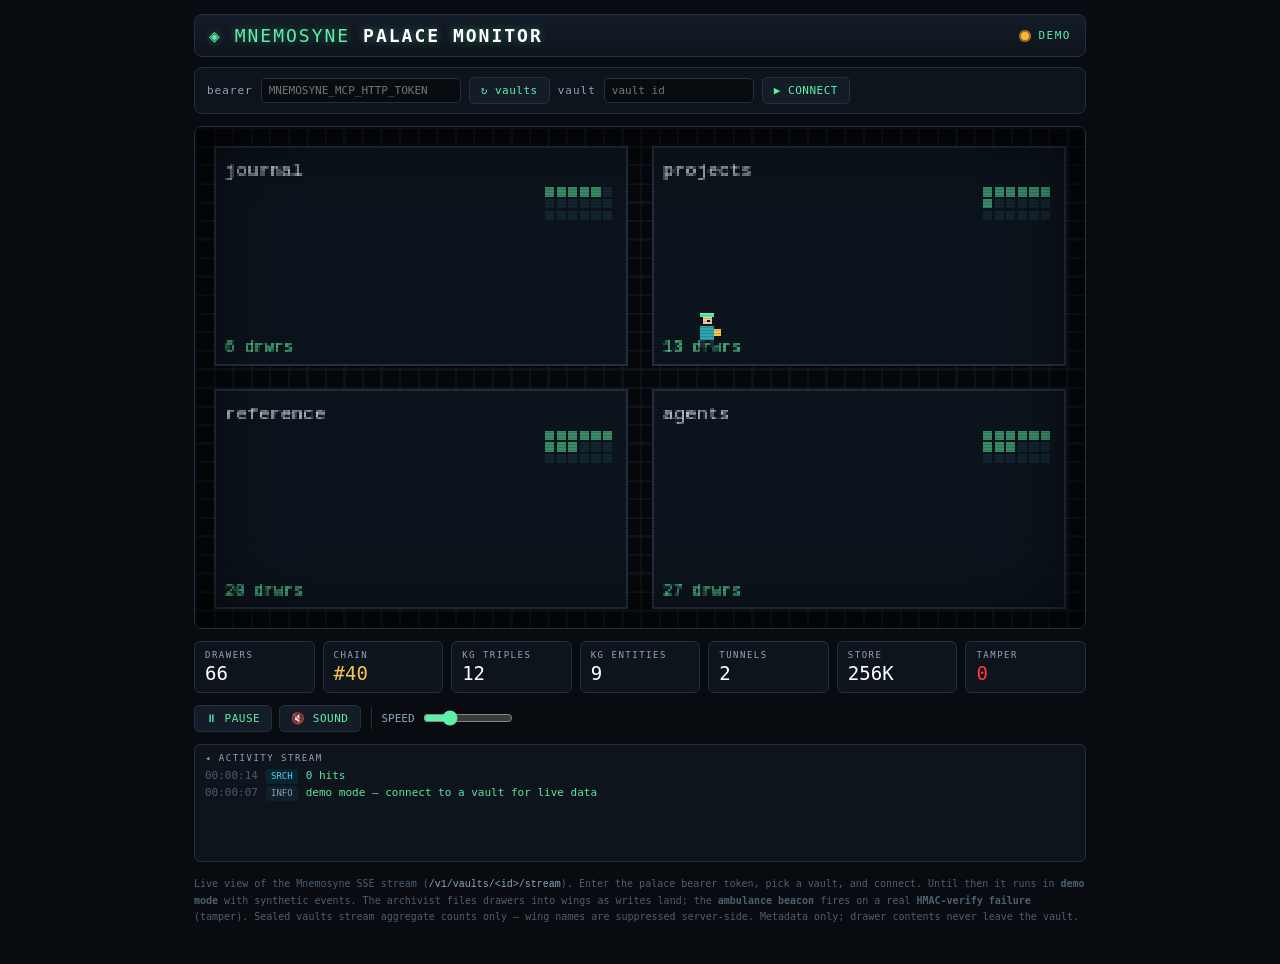
<file: crates/mnemosyne-cli/src/monitor.html>
<!doctype html>
<html lang="en">
<head>
<meta charset="utf-8">
<meta name="viewport" content="width=device-width, initial-scale=1">
<title>Mnemosyne · Palace Monitor</title>
<style>
  :root{
    --bg:#080b10; --panel:#0e141c; --panel2:#131c27; --edge:#22303f; --grid:#16202b;
    --phos:#5ef0a8; --phos-dim:#2d7a56; --amber:#ffb43a; --cyan:#57d8ff;
    --violet:#b98bff; --red:#ff3b46; --red-deep:#7a0d13; --gold:#f6c358; --ink:#8fa6b8;
  }
  *{box-sizing:border-box}
  html,body{margin:0;background:var(--bg);color:var(--phos);
    font-family:"DejaVu Sans Mono",ui-monospace,"SF Mono",Menlo,Consolas,monospace;}
  .wrap{max-width:920px;margin:0 auto;padding:14px 14px 40px;}
  header{display:flex;align-items:center;gap:12px;flex-wrap:wrap;
    border:1px solid var(--edge);background:linear-gradient(180deg,var(--panel2),var(--panel));
    padding:10px 14px;border-radius:8px;}
  .logo{font-size:18px;letter-spacing:2px;color:var(--phos);text-shadow:0 0 8px rgba(94,240,168,.4)}
  .logo b{color:#fff}
  .spacer{flex:1}
  .status{display:flex;align-items:center;gap:8px;font-size:11px;letter-spacing:1.5px}
  .lamp{width:12px;height:12px;border-radius:50%;background:var(--phos-dim);box-shadow:0 0 0 2px #0006 inset;transition:background .15s}
  .lamp.live{background:var(--phos);animation:none}
  .lamp.demo{background:var(--amber)}
  .lamp.proc{background:var(--amber);animation:blink .7s steps(2) infinite}
  .lamp.alert{background:var(--red);animation:blink .25s steps(2) infinite}
  .lamp.off{background:var(--phos-dim)}
  @keyframes blink{50%{opacity:.25}}
  .spin{display:inline-block;width:11px;height:11px;border:2px solid #5a4526;border-top-color:var(--amber);border-radius:50%;animation:spin .7s linear infinite;vertical-align:-1px}
  @keyframes spin{to{transform:rotate(360deg)}}

  .conn{display:flex;gap:8px;flex-wrap:wrap;align-items:center;margin-top:10px;
    border:1px solid var(--edge);background:var(--panel);border-radius:8px;padding:9px 12px;font-size:11px}
  .conn label{color:var(--ink);letter-spacing:1px}
  .conn input{background:var(--bg);color:var(--phos);border:1px solid var(--edge);
    font-family:inherit;font-size:11px;padding:5px 7px;border-radius:5px}
  #token{width:200px} #vault{width:150px}
  button.ctl{font-family:inherit;font-size:11px;letter-spacing:.5px;cursor:pointer;
    background:var(--panel2);color:var(--phos);border:1px solid var(--edge);padding:6px 11px;border-radius:5px;transition:.12s}
  button.ctl:hover{background:#1b2734;border-color:var(--phos-dim)}
  button.ctl.on{background:#123;border-color:var(--cyan);color:var(--cyan)}
  button.ctl.danger{color:var(--red);border-color:#5a1a1f}
  .conn .msg{color:var(--amber);font-size:10px}

  .stage{position:relative;margin-top:12px;border:1px solid var(--edge);border-radius:8px;overflow:hidden;background:#05070a}
  canvas{display:block;width:100%;height:auto;image-rendering:pixelated;image-rendering:crisp-edges}
  .stage::after{content:"";position:absolute;inset:0;pointer-events:none;
    background:repeating-linear-gradient(to bottom,rgba(0,0,0,0) 0 2px,rgba(0,0,0,.22) 2px 3px);mix-blend-mode:multiply;opacity:.7}
  .stage::before{content:"";position:absolute;inset:0;pointer-events:none;z-index:2;box-shadow:inset 0 0 80px rgba(0,0,0,.7)}
  .stage.alarm{animation:frameflash .5s steps(2) infinite}
  @keyframes frameflash{50%{box-shadow:0 0 0 3px var(--red),0 0 24px var(--red) inset}}
  .banner{position:absolute;left:0;right:0;top:0;z-index:5;display:none;align-items:center;gap:10px;padding:7px 12px;
    font-size:12px;letter-spacing:1px;background:linear-gradient(90deg,var(--red-deep),#c01722,var(--red-deep));
    color:#fff;text-shadow:0 1px 0 #000;border-bottom:2px solid var(--red)}
  .banner.on{display:flex;animation:banpulse .5s steps(2) infinite}
  @keyframes banpulse{50%{filter:brightness(.6)}}
  .banner .ack{margin-left:auto;background:#000a;border:1px solid #fff6;color:#fff;font-family:inherit;font-size:11px;padding:3px 9px;border-radius:4px;cursor:pointer;letter-spacing:1px}

  .gauges{display:grid;grid-template-columns:repeat(auto-fit,minmax(96px,1fr));gap:8px;margin-top:12px}
  .g{border:1px solid var(--edge);background:var(--panel);border-radius:6px;padding:8px 10px}
  .g .k{font-size:9px;letter-spacing:1.5px;color:var(--ink)}
  .g .v{font-size:19px;color:#fff;margin-top:2px}
  .g.chain .v{color:var(--gold)}
  .g.fail .v{color:var(--red)}

  .controls{display:flex;gap:7px;flex-wrap:wrap;margin-top:12px;align-items:center}
  .sep{width:1px;height:22px;background:var(--edge);margin:0 3px}
  .speed{font-size:11px;color:var(--ink);display:flex;align-items:center;gap:6px}
  input[type=range]{accent-color:var(--phos);width:90px}

  .ticker{margin-top:12px;border:1px solid var(--edge);background:var(--panel);border-radius:6px;padding:8px 10px;height:118px;overflow:hidden;font-size:11px}
  .ticker .h{font-size:9px;letter-spacing:1.5px;color:var(--ink);margin-bottom:5px}
  .row{display:flex;gap:8px;padding:1px 0;white-space:nowrap;opacity:.95}
  .row .t{color:#4d6070}
  .row .b{padding:0 5px;border-radius:3px;font-size:9px;line-height:15px}
  .b.save{background:#0c2a1c;color:var(--phos)} .b.del{background:#241a0c;color:var(--amber)}
  .b.search{background:#0b2632;color:var(--cyan)} .b.kg{background:#241634;color:var(--violet)}
  .b.chain{background:#2a230c;color:var(--gold)} .b.tamper{background:#2a0e10;color:var(--red)}
  .b.info{background:#12202b;color:var(--ink)}
  /* A diversion is the defense working, not a tamper: amber, never the red alarm. */
  .b.quar{background:#2a1f0c;color:var(--amber)}
  .foot{margin-top:14px;font-size:10px;color:#4d6070;line-height:1.6}
  .foot code{color:var(--ink)}
</style>
</head>
<body>
<div class="wrap">
  <header>
    <span class="logo">◈ MNEMOSYNE <b>PALACE&nbsp;MONITOR</b></span>
    <span class="spacer"></span>
    <span class="status"><span id="lamp" class="lamp demo"></span><span id="statusText">DEMO</span></span>
  </header>

  <div class="conn">
    <label>bearer</label>
    <input id="token" type="password" placeholder="MNEMOSYNE_MCP_HTTP_TOKEN" autocomplete="off">
    <button class="ctl" id="loadBtn">↻ vaults</button>
    <label>vault</label>
    <input id="vault" list="vaultlist" placeholder="vault id">
    <datalist id="vaultlist"></datalist>
    <button class="ctl" id="connectBtn">▶ CONNECT</button>
    <span class="msg" id="connMsg"></span>
  </div>

  <div class="stage" id="stage">
    <div class="banner" id="banner">
      <span>🚨</span><span id="bannerText">INTEGRITY ALERT</span>
      <button class="ack" id="ackBtn">ACKNOWLEDGE</button>
    </div>
    <canvas id="cv" width="384" height="216"></canvas>
  </div>

  <div class="gauges">
    <div class="g"><div class="k">DRAWERS</div><div class="v" id="gDrawers">—</div></div>
    <div class="g chain"><div class="k">CHAIN</div><div class="v">#<span id="gChain">—</span></div></div>
    <div class="g"><div class="k">KG TRIPLES</div><div class="v" id="gKgT">—</div></div>
    <div class="g"><div class="k">KG ENTITIES</div><div class="v" id="gKgE">—</div></div>
    <div class="g"><div class="k">TUNNELS</div><div class="v" id="gTun">—</div></div>
    <div class="g"><div class="k">STORE</div><div class="v" id="gBytes">—</div></div>
    <div class="g fail"><div class="k">TAMPER</div><div class="v" id="gFail">0</div></div>
  </div>

  <div class="controls">
    <button class="ctl" id="btnPause">⏸ PAUSE</button>
    <button class="ctl" id="btnSound">🔇 SOUND</button>
    <div class="sep"></div>
    <span class="speed">SPEED <input type="range" id="speed" min="0.3" max="3" step="0.1" value="1"></span>
  </div>

  <div class="ticker"><div class="h">◂ ACTIVITY STREAM</div><div id="tickerBody"></div></div>

  <div class="foot">
    Live view of the Mnemosyne SSE stream (<code>/v1/vaults/&lt;id&gt;/stream</code>). Enter the palace
    bearer token, pick a vault, and connect. Until then it runs in <b>demo mode</b> with synthetic events.
    The archivist files drawers into wings as writes land; the <b>ambulance beacon</b> fires on a real
    <b>HMAC-verify failure</b> (tamper). Sealed vaults stream aggregate counts only — wing names are
    suppressed server-side. Metadata only; drawer contents never leave the vault.
  </div>
</div>

<script>
(function(){
  "use strict";
  const $=id=>document.getElementById(id);
  const cv=$('cv'), ctx=cv.getContext('2d'), W=cv.width, H=cv.height;
  const C=getComputedStyle(document.documentElement), col=n=>C.getPropertyValue(n).trim();
  const PHOS=col('--phos'), AMBER=col('--amber'), CYAN=col('--cyan'), VIOLET=col('--violet'),
        RED=col('--red'), GOLD=col('--gold'), INK=col('--ink');

  // ---------- world: wings as buildings ----------
  let wings=[];              // {name, count, cap, cx, cy, x, y, w, h, sealed, pulse, tamper, highlight}
  const byName=new Map();
  let sealedVault=false;

  function layout(){
    const n=Math.max(1, wings.length);
    const cols=Math.min(4, Math.ceil(Math.sqrt(n))), rows=Math.ceil(n/cols);
    const gap=10, ox=8, oy=8;
    const bw=(W-ox*2-gap*(cols-1))/cols, bh=(H-oy*2-gap*(rows-1))/rows;
    wings.forEach((wg,i)=>{
      const c=i%cols, r=(i/cols)|0;
      wg.x=ox+c*(bw+gap); wg.y=oy+r*(bh+gap); wg.w=bw; wg.h=bh;
      wg.cx=wg.x+bw/2; wg.cy=wg.y+bh/2;
    });
  }
  function ensureWing(name, sealed){
    if(byName.has(name)) return byName.get(name);
    const wg={name, count:0, sealed:!!sealed, pulse:0, tamper:0, highlight:0, x:0,y:0,w:1,h:1,cx:W/2,cy:H/2};
    wings.push(wg); byName.set(name, wg); layout();
    return wg;
  }
  function setWings(list, sealed){
    // reconcile from a sample's wings [[name,count],...]
    sealedVault=!!sealed;
    if(sealed){
      // aggregate only — one locked vault block
      if(!byName.has('◈ sealed')){ wings=[]; byName.clear(); ensureWing('◈ sealed', true); }
      return;
    }
    let changed=false;
    for(const [name,count] of list){
      const wg=byName.get(name);
      if(wg){ wg.count=count; } else { const w=ensureWing(name,false); w.count=count; changed=true; }
    }
    if(changed) layout();
    const maxc=Math.max(1,...wings.map(w=>w.count));
    wings.forEach(w=>w.cap=maxc);
  }

  // ---------- archivist ----------
  const arc={x:W/2,y:H/2,tx:W/2,ty:H/2,face:1,state:'idle',timer:0,job:null,step:0};
  // Queue targets so bursts of writes animate as a sequence of visits rather
  // than constantly re-targeting (which made the archivist look stuck).
  const arcQueue=[];
  function fileAt(wg){ arcQueue.push(wg); if(arcQueue.length>8) arcQueue.shift(); }

  // ---------- HUD / events ----------
  const tickerBody=$('tickerBody');
  let clockT=0, haveClock=false;
  function stamp(ts){ if(ts){ haveClock=true; clockT=ts; } const t=haveClock?clockT:(clockT+=7);
    const s=((t%86400)+86400)%86400; const p=n=>String(n).padStart(2,'0');
    return `${p(s/3600|0)}:${p(s/60%60|0)}:${p(s%60|0)}`; }
  function log(kind, text, ts){
    const row=document.createElement('div'); row.className='row';
    const map={save:'SAVE',quar:'QUAR',del:'DEL',search:'SRCH',kg:'LINK',chain:'CMMT',tamper:'!TMP',info:'INFO'};
    row.innerHTML=`<span class="t">${stamp(ts)}</span><span class="b ${kind}">${map[kind]||'·'}</span><span>${text}</span>`;
    tickerBody.prepend(row); while(tickerBody.children.length>7) tickerBody.lastChild.remove();
  }

  const floaters=[], links=[];
  let procStack=0, procUntil=0;
  function proc(ms){ procUntil=Math.max(procUntil, perf()+ms); }
  let alarm=0, alarmBeacon=0, failCount=0;

  // ---------- gauges ----------
  function fmtBytes(b){ if(b<1024) return b+'B'; if(b<1048576) return (b/1024).toFixed(0)+'K'; return (b/1048576).toFixed(1)+'M'; }
  function gauges(s){
    $('gDrawers').textContent=s.drawers.toLocaleString();
    $('gChain').textContent=s.chain_height;
    $('gKgT').textContent=s.kg_triples;
    $('gKgE').textContent=s.kg_entities;
    $('gTun').textContent=s.tunnels;
    $('gBytes').textContent=fmtBytes(s.db_bytes);
  }

  // ---------- stream event handlers ----------
  function onSample(s, quiet){
    setWings(s.wings||[], s.sealed);
    gauges(s);
    if(!quiet) { /* samples are ambient */ }
  }
  function onDrawerSaved(d){
    const name=sealedVault ? '◈ sealed' : (d.wing||'general');
    const wg=ensureWing(name, sealedVault); wg.count++; wg.pulse=1;
    fileAt(wg);
    floaters.push({x:wg.cx,y:wg.cy-10,txt:d.deduped?'↻':'+1',life:1,col:d.deduped?AMBER:PHOS});
    if(soundOn) tick(d.deduped?540:720);
    log('save', sealedVault?`drawer → ◈ sealed`:`drawer → ${d.wing}/${d.room}${d.deduped?' (dedup)':''}`);
  }
  // The admission screen diverted a write. Deliberately distinct from a
  // save: a diversion used to be either silence or a save into a wing
  // called `quarantine-pending`, so the one moment an operator most needs
  // to see looked like ordinary traffic. No siren — quarantine is the
  // defense working, unlike `hmac-fail`.
  function onQuarantined(d){
    const name=sealedVault ? '◈ sealed' : (d.intended_wing||'general');
    const wg=ensureWing(name, sealedVault); wg.pulse=1;
    floaters.push({x:wg.cx,y:wg.cy-10,txt:'⚠',life:1.4,col:AMBER});
    if(soundOn) tick(300);
    const sig=(d.signals||[]).join(', ')||'flagged';
    log('quar', sealedVault?`write quarantined · ${sig}`:`write → quarantine (was ${d.intended_wing}/${d.room}) · ${sig}`);
  }
  function onDrawerDeleted(d){
    const wg=sealedVault?byName.get('◈ sealed'):null;
    if(wg && wg.count>0) wg.count--;
    log('del', 'drawer removed');
  }
  function onSearch(d){
    proc(1200); if(arc.state==='idle'){ arc.state='read'; arc.timer=0.6; } // don't freeze a walking archivist
    if(soundOn) tick(420);
    if(sealedVault){ wings.forEach(w=>w.highlight=1); }
    else if(d.wing){ const w=byName.get(d.wing); if(w) w.highlight=1; }
    else wings.forEach(w=>w.highlight=1);
    log('search', `${d.hits} hit${d.hits===1?'':'s'}${d.wing?` · ${d.wing}`:''}`);
  }
  function onKg(d){
    if(wings.length>=2){ const a=wings[(Math.random()*wings.length)|0], b=wings[(Math.random()*wings.length)|0];
      if(a!==b) links.push({a,b,life:1.4}); }
    log('kg', 'entity link');
  }
  function onCommit(d){
    const wg=wings[(Math.random()*wings.length)|0]; if(wg){ floaters.push({x:wg.cx,y:wg.y+6,txt:'✔',life:1.2,col:GOLD}); }
    log('chain', 'chain block sealed');
  }
  function onTamper(d){
    failCount++; $('gFail').textContent=failCount;
    alarm=6.5; if(sealedVault){ wings.forEach(w=>w.tamper=1); }
    else if(d.wing){ const w=byName.get(d.wing); if(w) w.tamper=1; } else wings.forEach(w=>w.tamper=1);
    $('banner').classList.add('on'); $('stage').classList.add('alarm');
    $('bannerText').textContent=`INTEGRITY ALERT — HMAC VERIFY FAILED @ ${d.vault||'?'} (${d.surface||'?'})`;
    log('tamper', `HMAC mismatch · ${d.surface||'?'}`);
    if(soundOn) siren(true);
  }
  function clearAlarm(){ alarm=0; wings.forEach(w=>w.tamper=0);
    $('banner').classList.remove('on'); $('stage').classList.remove('alarm'); siren(false); }

  function dispatch(ev, d){
    switch(ev){
      case 'sample': onSample(d); break;
      case 'drawer-saved': onDrawerSaved(d); break;
      case 'drawer-quarantined': onQuarantined(d); break;
      case 'drawer-deleted': onDrawerDeleted(d); break;
      case 'search': onSearch(d); break;
      case 'kg-triple': onKg(d); break;
      case 'chain-commit': onCommit(d); break;
      case 'hmac-fail': onTamper(d); break;
    }
  }

  // ---------- connection (fetch-based SSE; EventSource can't set headers) ----------
  let connected=false, abort=null, mode='demo';
  function setStatus(cls, text){ $('lamp').className='lamp '+cls; $('statusText').textContent=text; }
  function headers(){ const t=$('token').value.trim(); return t?{Authorization:'Bearer '+t}:{}; }

  async function loadVaults(){
    $('connMsg').textContent='';
    try{
      const res=await fetch('/v1/vaults',{headers:headers()});
      if(res.status===403){ $('connMsg').textContent='listing disabled (assertions on) — type a vault id'; return; }
      if(!res.ok){ $('connMsg').textContent='vaults: HTTP '+res.status; return; }
      const j=await res.json(); const dl=$('vaultlist'); dl.innerHTML='';
      (j.vaults||[]).forEach(v=>{ const o=document.createElement('option'); o.value=v; dl.appendChild(o); });
      $('connMsg').textContent=(j.vaults||[]).length+' vault(s)';
    }catch(e){ $('connMsg').textContent='vaults: '+e.message; }
  }

  async function connect(){
    const vault=$('vault').value.trim();
    if(!vault){ $('connMsg').textContent='enter a vault id'; return; }
    disconnect();
    // Drop the demo world — including its ticker rows — so only real vault
    // data is shown (a stale "demo mode" line outliving a LIVE connection
    // reads as a fault on quiet vaults).
    wings=[]; byName.clear(); demoInit=false; sealedVault=false; links.length=0; floaters.length=0;
    tickerBody.innerHTML='';
    connected=true; mode='live'; abort=new AbortController();
    setStatus('proc','CONNECTING'); $('connMsg').textContent='';
    // backfill history first
    try{
      const h=await fetch(`/v1/vaults/${encodeURIComponent(vault)}/stats/history?window=50`,{headers:headers()});
      if(h.ok){ (await h.json()).forEach(s=>onSample(s,true)); }
    }catch(e){}
    try{
      const res=await fetch(`/v1/vaults/${encodeURIComponent(vault)}/stream`,
        {headers:headers(), signal:abort.signal});
      if(!res.ok){ setStatus('off','HTTP '+res.status); $('connMsg').textContent='stream: HTTP '+res.status; connected=false; mode='demo'; return; }
      setStatus('live','● LIVE · '+vault);
      log('info', `live stream connected · ${vault}`);
      const reader=res.body.getReader(), dec=new TextDecoder(); let buf='';
      while(connected){
        const {value,done}=await reader.read(); if(done) break;
        buf+=dec.decode(value,{stream:true}); let i;
        while((i=buf.indexOf('\n\n'))>=0){ const raw=buf.slice(0,i); buf=buf.slice(i+2);
          if(raw.startsWith(':')) continue; // heartbeat
          let ev='message', data='';
          for(const line of raw.split('\n')){
            if(line.startsWith('event:')) ev=line.slice(6).trim();
            else if(line.startsWith('data:')) data+=line.slice(5).trim();
          }
          if(data){ try{ dispatch(ev, JSON.parse(data)); }catch(e){} }
        }
      }
    }catch(e){ if(connected) $('connMsg').textContent='stream: '+e.message; }
    if(connected && mode==='live'){ setStatus('off','DISCONNECTED'); mode='demo'; connected=false; }
  }
  function disconnect(){ connected=false; if(abort){ try{abort.abort()}catch(e){} abort=null; }
    mode='demo'; setStatus('demo','DEMO'); }

  // ---------- demo mode (synthetic events until connected) ----------
  const DEMO_WINGS=['journal','projects','reference','agents'];
  let demoInit=false, demoTimer=0;
  function demoSeed(){ if(demoInit) return; demoInit=true;
    setWings(DEMO_WINGS.map((w,i)=>[w, 6+i*7]), false); }
  function demoTick(dt){
    demoSeed(); demoTimer-=dt; if(demoTimer>0) return; demoTimer=0.9+Math.random()*1.2;
    const r=Math.random(), wg=wings[(Math.random()*wings.length)|0], name=wg?wg.name:'journal';
    if(r<0.5) onDrawerSaved({wing:name, room:'inbox', deduped:Math.random()<0.2});
    else if(r<0.72) onSearch({wing:Math.random()<0.5?name:null, hits:(Math.random()*4)|0});
    else if(r<0.88) onKg({});
    else onCommit({});
    // NOTE: demo mode never fakes a tamper — the ambulance beacon fires only
    // on a real `hmac-fail` stream event, so an alarm is always trustworthy.
    // keep gauges plausible in demo
    gauges({drawers:wings.reduce((a,w)=>a+w.count,0), chain_height:40+((perf()/1000)|0)%50,
      kg_triples:12, kg_entities:9, tunnels:2, db_bytes:262144});
  }

  // ---------- render ----------
  let paused=false, speed=1, soundOn=false;
  function px(){ ctx.imageSmoothingEnabled=false; }
  function line(a,b,c,d){ ctx.beginPath(); ctx.moveTo(a+.5,b+.5); ctx.lineTo(c+.5,d+.5); ctx.stroke(); }

  function draw(){
    ctx.clearRect(0,0,W,H); ctx.fillStyle='#05070a'; ctx.fillRect(0,0,W,H);
    ctx.strokeStyle=col('--grid'); ctx.lineWidth=1; ctx.globalAlpha=.5;
    for(let x=0;x<W;x+=8) line(x,0,x,H); for(let y=0;y<H;y+=8) line(0,y,W,y); ctx.globalAlpha=1;

    links.forEach(l=>{ ctx.globalAlpha=Math.min(1,l.life)*.9; ctx.strokeStyle=VIOLET; ctx.lineWidth=2;
      ctx.setLineDash([4,3]); line(l.a.cx,l.a.cy,l.b.cx,l.b.cy); ctx.setLineDash([]); ctx.globalAlpha=1; });

    wings.forEach(drawWing);
    floaters.forEach(f=>{ ctx.globalAlpha=Math.min(1,f.life); px(); ctx.fillStyle=f.col; ctx.font='7px monospace';
      ctx.textAlign='center'; ctx.fillText(f.txt,f.x,f.y); ctx.globalAlpha=1; });
    drawArchivist();
    if(alarm>0) drawBeacon();
  }

  function drawWing(wg){
    const glow=wg.pulse, hl=wg.highlight;
    ctx.fillStyle=wg.tamper?'#1a0709':'#0c141d'; ctx.fillRect(wg.x,wg.y,wg.w,wg.h);
    let bc=wg.tamper?RED:(hl>0?CYAN:col('--edge'));
    ctx.strokeStyle=bc; ctx.lineWidth=(wg.tamper||hl>0)?2:1;
    ctx.globalAlpha=wg.tamper?(0.5+0.5*Math.abs(Math.sin(alarmBeacon*3))):1;
    ctx.strokeRect(wg.x+.5,wg.y+.5,wg.w-1,wg.h-1); ctx.globalAlpha=1;
    if(hl>0){ ctx.globalAlpha=hl*.16; ctx.fillStyle=CYAN; ctx.fillRect(wg.x,wg.y,wg.w,wg.h); ctx.globalAlpha=1; }

    px(); ctx.textAlign='left'; ctx.font='8px monospace';
    ctx.fillStyle=wg.tamper?RED:'#dfeaf2'; ctx.fillText(wg.name.slice(0,14)+(wg.sealed?' 🔒':''), wg.x+5, wg.y+13);
    ctx.fillStyle=wg.sealed?INK:PHOS; ctx.font='7px monospace';
    ctx.fillText(wg.count+' drwrs', wg.x+5, wg.y+wg.h-6);

    if(wg.sealed){
      ctx.fillStyle='#101820'; ctx.fillRect(wg.x+wg.w-30,wg.y+18,22,22);
      ctx.strokeStyle='#2c3f52'; ctx.strokeRect(wg.x+wg.w-30+.5,wg.y+18.5,21,21);
      ctx.fillStyle=GOLD; ctx.globalAlpha=.85; ctx.fillRect(wg.x+wg.w-20,wg.y+27,3,8);
      ctx.beginPath(); ctx.arc(wg.x+wg.w-18.5,wg.y+27,3,Math.PI,0); ctx.fill(); ctx.globalAlpha=1;
    } else {
      const cols=6, rws=3, gw=5, gh=5, ox=wg.x+wg.w-6-cols*gw, oy=wg.y+18, tiles=cols*rws;
      // Absolute log-scale fill: tiles light up as a wing accumulates drawers,
      // independent of its neighbours, so each write visibly grows the grid.
      const frac=wg.count>0?Math.min(1, Math.log2(wg.count+1)/Math.log2(600)):0;
      const lit=Math.max(0,Math.min(tiles, Math.round(frac*tiles))); let k=0;
      for(let yy=0;yy<rws;yy++)for(let xx=0;xx<cols;xx++,k++){ const on=k<lit;
        ctx.fillStyle=on?(glow>0&&k>=lit-2?'#eafff4':PHOS):'#132530';
        ctx.globalAlpha=on?(0.55+(glow>0&&k>=lit-2?glow*.4:0)):1;
        ctx.fillRect(ox+xx*gw,oy+yy*gh,gw-1,gh-1); } ctx.globalAlpha=1;
    }
  }

  function drawArchivist(){
    const x=Math.round(arc.x), y=Math.round(arc.y), f=arc.face;
    const bob=(arc.state==='goto')?(Math.floor(arc.step)%2):0;
    px(); ctx.globalAlpha=.35; ctx.fillStyle='#000'; ctx.fillRect(x-4,y+5,9,2); ctx.globalAlpha=1;
    ctx.fillStyle='#20303f'; ctx.fillRect(x-3,y+2,2,3); ctx.fillRect(x+1,y+2,2,3); if(bob) ctx.fillRect(x-3,y+3,2,2);
    ctx.fillStyle=arc.state==='read'?CYAN:'#2fa5b0'; ctx.fillRect(x-3,y-4,6,6);
    if(arc.state==='goto'){ ctx.fillStyle=GOLD; ctx.fillRect(x+(f>0?3:-5),y-3,3,3); }
    ctx.fillStyle='#f0c9a0'; ctx.fillRect(x-2,y-9,4,4);
    ctx.fillStyle=PHOS; ctx.fillRect(x-3,y-10,6,2);
    ctx.fillStyle='#0a0a0a'; ctx.fillRect(x+(f>0?0:-1),y-7,1,1);
    if(arc.state==='file'){ ctx.fillStyle=PHOS; ctx.font='7px monospace'; ctx.textAlign='center'; ctx.fillText('▤',x,y-12); }
  }

  function drawBeacon(){
    const t=alarmBeacon, a=0.18+0.16*Math.abs(Math.sin(t*3));
    const g=ctx.createRadialGradient(W/2,H/2,40,W/2,H/2,W*.7);
    g.addColorStop(0,'rgba(255,40,50,0)'); g.addColorStop(1,`rgba(255,20,28,${a})`);
    ctx.fillStyle=g; ctx.fillRect(0,0,W,H);
    for(let k=0;k<2;k++){ const ang=t*2.4+k*Math.PI; ctx.save(); ctx.translate(W/2,-10); ctx.rotate(ang);
      const grd=ctx.createLinearGradient(0,0,0,H*1.2); grd.addColorStop(0,'rgba(255,60,70,.32)'); grd.addColorStop(1,'rgba(255,60,70,0)');
      ctx.fillStyle=grd; ctx.beginPath(); ctx.moveTo(0,0); ctx.lineTo(-26,H*1.2); ctx.lineTo(26,H*1.2); ctx.closePath(); ctx.fill(); ctx.restore(); }
    ctx.fillStyle=Math.floor(t*4)%2?RED:'#ff9aa0'; ctx.fillRect(W/2-4,2,8,4);
  }

  // ---------- update loop ----------
  function stepArc(dt){
    if(arc.state==='read'){ arc.timer-=dt; if(arc.timer<=0) arc.state='idle'; return; }
    if(arc.state==='file'){ arc.timer-=dt; if(arc.timer<=0) arc.state='idle'; return; }
    if(arc.state==='goto'){
      const dx=arc.tx-arc.x, dy=arc.ty-arc.y, d=Math.hypot(dx,dy), spd=70*dt; // dt is already speed-scaled
      if(dx<-.5)arc.face=-1; else if(dx>.5)arc.face=1;
      if(d<=spd){ arc.x=arc.tx; arc.y=arc.ty; arc.state='file'; arc.timer=.45; }
      else { arc.x+=dx/d*spd; arc.y+=dy/d*spd; arc.step+=spd*.15; }
      return;
    }
    // idle: pick up the next queued filing target, if any
    if(arcQueue.length){ const wg=arcQueue.shift(); arc.job=wg; arc.tx=wg.cx; arc.ty=wg.cy; arc.state='goto'; return; }
    // nothing queued: wander between wings on a cooldown so the archivist reads as alive
    arc.timer-=dt;
    if(arc.timer<=0 && wings.length){ arc.timer=1.2+Math.random()*2.4;
      const wg=wings[(Math.random()*wings.length)|0];
      arc.tx=wg.cx+(Math.random()*22-11); arc.ty=wg.cy+(Math.random()*16-8); arc.state='goto'; }
  }
  function update(dt){
    const sd=dt*speed; // SPEED scales the whole simulation tempo…
    if(mode==='demo') demoTick(sd);
    wings.forEach(w=>{ w.pulse=Math.max(0,w.pulse-sd*2); w.highlight=Math.max(0,w.highlight-sd*.9); });
    for(let i=links.length-1;i>=0;i--){ links[i].life-=sd; if(links[i].life<=0) links.splice(i,1); }
    for(let i=floaters.length-1;i>=0;i--){ const f=floaters[i]; f.y-=sd*14; f.life-=sd; if(f.life<=0) floaters.splice(i,1); }
    if(alarm>0){ alarm-=dt; alarmBeacon+=dt*3.2; if(alarm<=0) clearAlarm(); } // …but not the tamper beacon's real-time duration
    stepArc(sd);
    // status lamp for processing
    if(alarm<=0 && mode==='live'){ $('lamp').className='lamp '+(perf()<procUntil?'proc':'live'); }
  }

  // ---------- audio ----------
  let actx=null, osc=null, lastTick=0;
  function ensureAudio(){ actx=actx||new (window.AudioContext||window.webkitAudioContext)();
    if(actx.state==='suspended') actx.resume(); return actx; }
  function blip(freq,dur,vol,type){ if(!soundOn) return;
    try{ const ac=ensureAudio(), o=ac.createOscillator(), g=ac.createGain();
      o.type=type||'square'; o.frequency.value=freq; o.connect(g); g.connect(ac.destination);
      const now=ac.currentTime; g.gain.setValueAtTime(vol||.03, now);
      g.gain.exponentialRampToValueAtTime(.0001, now+(dur||.05));
      o.start(now); o.stop(now+(dur||.05)); }catch(e){} }
  // Throttled soft ticks so a stream of events reads as a gentle geiger counter.
  function tick(freq,vol){ const n=perf(); if(n-lastTick<130) return; lastTick=n; blip(freq,.045,vol||.022,'square'); }
  // ---------- siren ----------
  function siren(on){ if(!soundOn||!on){ if(osc){try{osc.stop()}catch(e){} osc=null;} return; }
    try{ actx=actx||new (window.AudioContext||window.webkitAudioContext)(); if(osc){try{osc.stop()}catch(e){}}
      const o=actx.createOscillator(), g=actx.createGain(); o.type='sawtooth'; o.connect(g); g.connect(actx.destination);
      g.gain.value=.04; const now=actx.currentTime; for(let i=0;i<14;i++) o.frequency.setValueAtTime(i%2?740:480, now+i*.35);
      o.start(); o.stop(now+14*.35); osc=o; }catch(e){} }

  // ---------- wiring ----------
  $('loadBtn').addEventListener('click', loadVaults);
  $('connectBtn').addEventListener('click', ()=>{ if(connected) { disconnect(); $('connectBtn').textContent='▶ CONNECT'; }
    else { connect(); $('connectBtn').textContent='■ DISCONNECT'; } });
  $('ackBtn').addEventListener('click', clearAlarm);
  $('btnPause').addEventListener('click', e=>{ paused=!paused; e.target.textContent=paused?'▶ RESUME':'⏸ PAUSE'; });
  $('btnSound').addEventListener('click', e=>{ soundOn=!soundOn; e.target.textContent=soundOn?'🔊 SOUND':'🔇 SOUND';
    e.target.classList.toggle('on',soundOn);
    if(soundOn){ blip(523,.08,.05,'triangle'); setTimeout(()=>blip(784,.1,.05,'triangle'),90); } // confirm the toggle works
    else siren(false); });
  $('speed').addEventListener('input', e=>{ speed=parseFloat(e.target.value); });

  // ---------- boot ----------
  let last=perf();
  function perf(){ return performance.now(); }
  demoSeed();
  log('info','demo mode — connect to a vault for live data');
  function frame(now){ let dt=(now-last)/1000; last=now; if(dt>.1)dt=.1;
    if(!paused) update(dt); else if(alarm>0){ alarm-=dt; alarmBeacon+=dt*3.2; if(alarm<=0) clearAlarm(); }
    draw(); requestAnimationFrame(frame); }
  requestAnimationFrame(frame);
})();
</script>
</body>
</html>
</file>
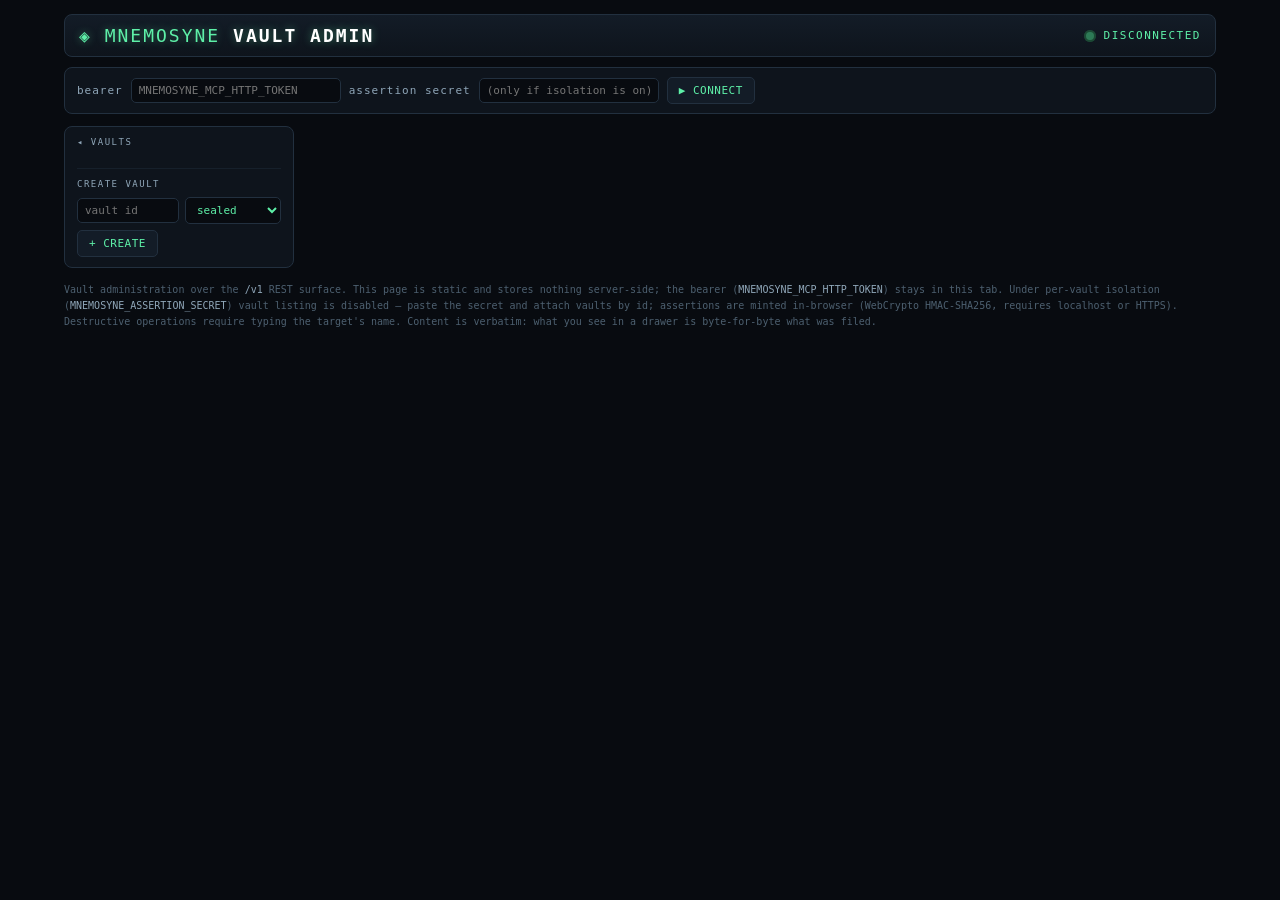
<file: crates/mnemosyne-cli/src/ui.html>
<!doctype html>
<html lang="en">
<head>
<meta charset="utf-8">
<meta name="viewport" content="width=device-width, initial-scale=1">
<title>Mnemosyne · Vault Admin</title>
<style>
  :root{
    --bg:#080b10; --panel:#0e141c; --panel2:#131c27; --edge:#22303f; --grid:#16202b;
    --phos:#5ef0a8; --phos-dim:#2d7a56; --amber:#ffb43a; --cyan:#57d8ff;
    --violet:#b98bff; --red:#ff3b46; --red-deep:#7a0d13; --gold:#f6c358; --ink:#8fa6b8;
  }
  *{box-sizing:border-box}
  html,body{margin:0;background:var(--bg);color:var(--phos);
    font-family:"DejaVu Sans Mono",ui-monospace,"SF Mono",Menlo,Consolas,monospace;}
  .wrap{max-width:1180px;margin:0 auto;padding:14px 14px 40px;}
  header{display:flex;align-items:center;gap:12px;flex-wrap:wrap;
    border:1px solid var(--edge);background:linear-gradient(180deg,var(--panel2),var(--panel));
    padding:10px 14px;border-radius:8px;}
  .logo{font-size:18px;letter-spacing:2px;color:var(--phos);text-shadow:0 0 8px rgba(94,240,168,.4)}
  .logo b{color:#fff}
  .spacer{flex:1}
  .status{display:flex;align-items:center;gap:8px;font-size:11px;letter-spacing:1.5px}
  .lamp{width:12px;height:12px;border-radius:50%;background:var(--phos-dim);box-shadow:0 0 0 2px #0006 inset;transition:background .15s}
  .lamp.live{background:var(--phos)}
  .lamp.alert{background:var(--red);animation:blink .25s steps(2) infinite}
  @keyframes blink{50%{opacity:.25}}

  .conn{display:flex;gap:8px;flex-wrap:wrap;align-items:center;margin-top:10px;
    border:1px solid var(--edge);background:var(--panel);border-radius:8px;padding:9px 12px;font-size:11px}
  .conn label{color:var(--ink);letter-spacing:1px}
  input,select,textarea{background:var(--bg);color:var(--phos);border:1px solid var(--edge);
    font-family:inherit;font-size:11px;padding:5px 7px;border-radius:5px}
  input:focus,select:focus,textarea:focus{outline:1px solid var(--phos-dim)}
  #bearer{width:210px} #asecret{width:180px}
  button.ctl{font-family:inherit;font-size:11px;letter-spacing:.5px;cursor:pointer;
    background:var(--panel2);color:var(--phos);border:1px solid var(--edge);padding:6px 11px;border-radius:5px;transition:.12s}
  button.ctl:hover{background:#1b2734;border-color:var(--phos-dim)}
  button.ctl.on{background:#123;border-color:var(--cyan);color:var(--cyan)}
  button.ctl.danger{color:var(--red);border-color:#5a1a1f}
  button.ctl.danger:hover{background:#1d0d0f;border-color:var(--red)}
  button.ctl:disabled{opacity:.4;cursor:default}
  .msg{color:var(--amber);font-size:10px}

  .cols{display:grid;grid-template-columns:230px 1fr;gap:12px;margin-top:12px;align-items:start}
  @media (max-width:800px){.cols{grid-template-columns:1fr}}
  .panel{border:1px solid var(--edge);background:var(--panel);border-radius:8px;padding:10px 12px}
  .panel .h{font-size:9px;letter-spacing:1.5px;color:var(--ink);margin-bottom:7px}
  .vlist{display:flex;flex-direction:column;gap:4px;max-height:320px;overflow:auto}
  .vlist button{text-align:left;font-family:inherit;font-size:11px;cursor:pointer;border-radius:5px;
    background:none;color:var(--phos);border:1px solid transparent;padding:5px 8px}
  .vlist button:hover{border-color:var(--edge);background:var(--panel2)}
  .vlist button.sel{border-color:var(--phos-dim);background:#0c2a1c;color:#fff}
  .mini{display:flex;gap:6px;margin-top:8px;flex-wrap:wrap;align-items:center}
  .mini input{flex:1;min-width:80px}

  .tabs{display:flex;gap:6px;flex-wrap:wrap}
  .tabs button{font-family:inherit;font-size:11px;letter-spacing:1px;cursor:pointer;
    background:none;color:var(--ink);border:1px solid var(--edge);border-radius:6px 6px 0 0;padding:7px 14px;border-bottom:none}
  .tabs button.sel{color:var(--phos);background:var(--panel);border-color:var(--phos-dim)}
  .tabbody{border:1px solid var(--edge);background:var(--panel);border-radius:0 8px 8px 8px;padding:12px}

  .gauges{display:grid;grid-template-columns:repeat(auto-fit,minmax(110px,1fr));gap:8px}
  .g{border:1px solid var(--edge);background:var(--panel2);border-radius:6px;padding:8px 10px}
  .g .k{font-size:9px;letter-spacing:1.5px;color:var(--ink)}
  .g .v{font-size:17px;color:#fff;margin-top:2px;word-break:break-all}
  .g.chain .v{font-size:10px;color:var(--gold)}
  .g.lvl .v{color:var(--cyan);font-size:13px}

  table{width:100%;border-collapse:collapse;font-size:11px;margin-top:8px}
  th{color:var(--ink);font-size:9px;letter-spacing:1.5px;text-align:left;padding:4px 6px;border-bottom:1px solid var(--edge)}
  td{padding:4px 6px;border-bottom:1px solid var(--grid);vertical-align:top}
  tr.click{cursor:pointer} tr.click:hover td{background:var(--panel2)}
  .pill{padding:1px 6px;border-radius:3px;font-size:9px}
  .pill.wing{background:#0b2632;color:var(--cyan)} .pill.room{background:#241634;color:var(--violet)}
  .score{color:var(--gold)}

  .sect{margin-top:14px;border-top:1px solid var(--grid);padding-top:10px}
  .sect .h{font-size:9px;letter-spacing:1.5px;color:var(--ink);margin-bottom:7px}
  .danger-zone{border:1px solid #5a1a1f;border-radius:6px;padding:10px;margin-top:14px}
  .danger-zone .h{color:var(--red)}
  .rowflex{display:flex;gap:8px;flex-wrap:wrap;align-items:center}
  pre.report{background:var(--bg);border:1px solid var(--edge);border-radius:6px;padding:8px 10px;
    font-size:11px;white-space:pre-wrap;word-break:break-word;color:var(--ink);max-height:260px;overflow:auto}
  pre.content{background:var(--bg);border:1px solid var(--edge);border-radius:6px;padding:10px;
    font-size:12px;white-space:pre-wrap;word-break:break-word;color:#dfe9e4;max-height:340px;overflow:auto}
  textarea.edit{width:100%;min-height:160px;font-size:12px;margin-top:6px}
  .kv{font-size:10px;color:var(--ink);margin:2px 0}
  .kv b{color:var(--phos)}

  .tax{display:flex;flex-direction:column;gap:2px;font-size:11px;max-height:300px;overflow:auto}
  .tax .wingrow{color:var(--cyan);cursor:pointer;padding:2px 4px;border-radius:4px}
  .tax .roomrow{color:var(--violet);cursor:pointer;padding:2px 4px 2px 18px;border-radius:4px}
  .tax .wingrow:hover,.tax .roomrow:hover{background:var(--panel2)}
  .tax .sel{background:#0c2a1c}
  .browse{display:grid;grid-template-columns:200px 1fr;gap:12px}
  @media (max-width:800px){.browse{grid-template-columns:1fr}}

  .charts{display:grid;grid-template-columns:repeat(auto-fit,minmax(240px,1fr));gap:8px;margin-top:10px}
  .chart{border:1px solid var(--edge);background:var(--panel2);border-radius:6px;padding:8px 10px}
  .chart .k{font-size:9px;letter-spacing:1.5px;color:var(--ink)}
  .chart .cur{color:#fff;font-size:12px;margin-left:6px}
  .chart canvas{display:block;width:100%;height:56px;margin-top:5px}
  .ticker{border:1px solid var(--edge);background:var(--bg);border-radius:6px;padding:6px 9px;
    height:120px;overflow:auto;font-size:10px}
  .ticker .row{display:flex;gap:8px;padding:1px 0;white-space:nowrap}
  .ticker .t{color:#4d6070}
  .ticker .save{color:var(--phos)} .ticker .chain{color:var(--gold)}
  .ticker .kgev{color:var(--violet)} .ticker .info{color:var(--ink)}
  .pill.open{background:#0c2a1c;color:var(--phos)} .pill.closed{background:#241a0c;color:var(--amber)}
  .bar{display:inline-block;height:9px;min-width:2px;background:linear-gradient(90deg,var(--phos-dim),var(--phos));border-radius:3px;vertical-align:middle;margin-right:6px;max-width:calc(100% - 42px)}
  .frame{width:100%;height:640px;border:1px solid var(--edge);border-radius:8px;background:#000;margin-top:10px}
  .frame.theatre{position:fixed;inset:0;width:100vw;height:100vh;z-index:9;border:none;border-radius:0;margin:0}
  a.ctl{display:inline-block}
  .overlay{position:fixed;inset:0;background:#000a;display:none;align-items:center;justify-content:center;z-index:10}
  .overlay.on{display:flex}
  .modal{border:2px solid var(--red);background:var(--panel);border-radius:8px;padding:16px 18px;max-width:440px;width:92%}
  .modal .h{color:var(--red);letter-spacing:1.5px;font-size:12px;margin-bottom:8px}
  .modal p{font-size:11px;color:var(--ink);line-height:1.5;margin:6px 0}
  .modal input{width:100%;margin:8px 0}
  .modal .btns{display:flex;gap:8px;justify-content:flex-end;margin-top:6px}

  .toast{position:fixed;left:50%;bottom:18px;transform:translateX(-50%);z-index:11;display:none;
    border:1px solid var(--edge);background:var(--panel2);color:var(--phos);border-radius:6px;
    padding:8px 14px;font-size:11px;max-width:80%;word-break:break-word}
  .toast.err{border-color:var(--red);color:var(--red)}
  .toast.on{display:block}
  .foot{margin-top:14px;font-size:10px;color:#4d6070;line-height:1.6}
  .foot code{color:var(--ink)}
</style>
</head>
<body>
<div class="wrap">
  <header>
    <span class="logo">◈ MNEMOSYNE <b>VAULT&nbsp;ADMIN</b></span>
    <span class="spacer"></span>
    <span class="status"><span id="lamp" class="lamp"></span><span id="statusText">DISCONNECTED</span></span>
  </header>

  <div class="conn">
    <label>bearer</label>
    <input id="bearer" type="password" placeholder="MNEMOSYNE_MCP_HTTP_TOKEN" autocomplete="off">
    <label>assertion secret</label>
    <input id="asecret" type="password" placeholder="(only if isolation is on)" autocomplete="off">
    <button class="ctl" id="connectBtn">▶ CONNECT</button>
    <span class="msg" id="connMsg"></span>
  </div>

  <div class="cols">
    <div>
      <div class="panel">
        <div class="h">◂ VAULTS</div>
        <div class="vlist" id="vaultList"></div>
        <div class="mini" id="attachRow" style="display:none">
          <input id="attachId" placeholder="vault id">
          <button class="ctl" id="attachBtn">ATTACH</button>
        </div>
        <div class="sect">
          <div class="h">CREATE VAULT</div>
          <div class="mini">
            <input id="newVaultId" placeholder="vault id">
            <select id="newVaultLevel"><option value="sealed">sealed</option><option value="hmac-only">hmac-only</option></select>
            <button class="ctl" id="createBtn">+ CREATE</button>
          </div>
        </div>
      </div>
    </div>

    <div id="main" style="display:none">
      <div class="tabs">
        <button data-tab="overview" class="sel">OVERVIEW</button>
        <button data-tab="monitor">MONITOR</button>
        <button data-tab="palace">PALACE</button>
        <button data-tab="grafana">GRAFANA</button>
        <button data-tab="knowledge">KNOWLEDGE</button>
        <button data-tab="browse">BROWSE</button>
        <button data-tab="search">SEARCH</button>
        <button data-tab="ops">OPS</button>
        <button data-tab="transfer">TRANSFER</button>
      </div>
      <div class="tabbody">

        <div id="tab-overview">
          <div class="gauges">
            <div class="g"><div class="k">DRAWERS</div><div class="v" id="sDrawers">—</div></div>
            <div class="g lvl"><div class="k">LEVEL</div><div class="v" id="sLevel">—</div></div>
            <div class="g"><div class="k">WRITES</div><div class="v" id="sWrites">—</div></div>
            <div class="g"><div class="k">ROOMS</div><div class="v" id="sRooms">—</div></div>
            <div class="g"><div class="k">KG TRIPLES</div><div class="v" id="sKgT">—</div></div>
            <div class="g"><div class="k">KG ENTITIES</div><div class="v" id="sKgE">—</div></div>
            <div class="g"><div class="k">ACTIVE FACTS</div><div class="v" id="sKgA">—</div></div>
            <div class="g"><div class="k">TUNNELS</div><div class="v" id="sTun">—</div></div>
            <div class="g"><div class="k">STORE</div><div class="v" id="sBytes">—</div></div>
            <div class="g chain"><div class="k">CHAIN HEAD</div><div class="v" id="sChain">—</div></div>
          </div>
          <div class="sect">
            <div class="h">WINGS — DRAWER DISTRIBUTION</div>
            <table><thead><tr><th>WING</th><th>DRAWERS</th><th style="width:50%">SHARE</th></tr></thead><tbody id="wingRows"></tbody></table>
          </div>
          <div class="sect">
            <div class="h">INTEGRITY</div>
            <div class="rowflex">
              <button class="ctl" id="verifyBtn">⛨ VERIFY (HMAC + CHAIN)</button>
              <span class="msg" id="verifyMsg"></span>
            </div>
            <pre class="report" id="verifyReport" style="display:none"></pre>
          </div>
          <div class="danger-zone">
            <div class="h">▲ DANGER ZONE</div>
            <div class="rowflex" style="margin-top:6px">
              <button class="ctl danger" id="rotateBtn">↻ ROTATE KEYS</button>
              <button class="ctl danger" id="deleteVaultBtn">✕ DELETE VAULT</button>
            </div>
            <pre class="report" id="rotateReport" style="display:none"></pre>
          </div>
        </div>

        <div id="tab-browse" style="display:none">
          <div class="browse">
            <div>
              <div class="h" style="font-size:9px;letter-spacing:1.5px;color:var(--ink)">TAXONOMY</div>
              <div class="tax" id="tax"></div>
            </div>
            <div>
              <div class="rowflex">
                <span class="kv" id="browseScope">all drawers</span>
                <span class="spacer"></span>
                <button class="ctl" id="prevBtn">◂ PREV</button>
                <span class="kv" id="pageInfo">page 1</span>
                <button class="ctl" id="nextBtn">NEXT ▸</button>
              </div>
              <table><thead><tr><th>ID</th><th>WING/ROOM</th><th>PREVIEW</th></tr></thead><tbody id="drawerRows"></tbody></table>
              <div id="drawerDetail" style="display:none" class="sect">
                <div class="h">DRAWER <span id="dId" style="color:var(--gold)"></span></div>
                <div class="kv" id="dMeta"></div>
                <pre class="content" id="dContent"></pre>
                <div class="rowflex" style="margin-top:8px">
                  <button class="ctl" id="editBtn">✎ EDIT</button>
                  <button class="ctl danger" id="deleteDrawerBtn">✕ DELETE DRAWER</button>
                </div>
                <div id="editArea" style="display:none">
                  <textarea class="edit" id="editText"></textarea>
                  <div class="rowflex" style="margin-top:6px">
                    <button class="ctl on" id="saveEditBtn">SAVE</button>
                    <button class="ctl" id="cancelEditBtn">CANCEL</button>
                  </div>
                </div>
              </div>
            </div>
          </div>
        </div>

        <div id="tab-search" style="display:none">
          <div class="rowflex">
            <input id="q" placeholder="query" style="flex:1;min-width:160px">
            <input id="qWing" placeholder="wing (optional)" style="width:120px">
            <input id="qRoom" placeholder="room (optional)" style="width:120px">
            <input id="qLimit" type="number" value="10" min="1" max="100" style="width:60px">
            <button class="ctl on" id="searchBtn">⌕ SEARCH</button>
          </div>
          <table><thead><tr><th>SCORE</th><th>WING/ROOM</th><th>CONTENT</th></tr></thead><tbody id="hitRows"></tbody></table>
        </div>

        <div id="tab-monitor" style="display:none">
          <div class="rowflex">
            <span class="kv">mode: <b id="monMode">—</b></span>
            <span class="spacer"></span>
            <span class="kv" id="monLast"></span>
          </div>
          <div class="gauges" style="margin-top:10px">
            <div class="g"><div class="k">WINGS</div><div class="v" id="mWings">—</div></div>
            <div class="g"><div class="k">ROOMS</div><div class="v" id="mRooms">—</div></div>
            <div class="g"><div class="k">KG ENTITIES</div><div class="v" id="mKgE">—</div></div>
            <div class="g"><div class="k">TUNNELS</div><div class="v" id="mTun">—</div></div>
          </div>
          <div class="charts">
            <div class="chart"><div class="k">DRAWERS <span class="cur" id="cDrawers">—</span></div><canvas id="chDrawers" width="320" height="56"></canvas></div>
            <div class="chart"><div class="k">WRITE RATE <span class="cur" id="cRate">—</span></div><canvas id="chRate" width="320" height="56"></canvas></div>
            <div class="chart"><div class="k">CHAIN HEIGHT <span class="cur" id="cChain">—</span></div><canvas id="chChain" width="320" height="56"></canvas></div>
            <div class="chart"><div class="k">KG TRIPLES <span class="cur" id="cKg">—</span></div><canvas id="chKg" width="320" height="56"></canvas></div>
            <div class="chart"><div class="k">STORE BYTES <span class="cur" id="cBytes">—</span></div><canvas id="chBytes" width="320" height="56"></canvas></div>
          </div>
          <div class="sect">
            <div class="h">◂ ACTIVITY</div>
            <div class="ticker" id="ticker"></div>
          </div>
        </div>

        <div id="tab-palace" style="display:none">
          <div class="rowflex">
            <span class="kv">The Palace Monitor — the live pixel-art view (archivist, wings, tamper beacon), connected automatically to the selected vault with your session. Telemetry builds only.</span>
            <span class="spacer"></span>
            <span class="status" id="palaceStatusRow" style="display:none"><span id="palaceLamp" class="lamp"></span><span id="palaceStatus">—</span></span>
            <button class="ctl" id="palaceOpen" style="display:none">⛶ THEATRE</button>
            <button class="ctl" id="palaceExit" style="display:none;position:fixed;top:10px;right:14px;z-index:10">✕ EXIT THEATRE (ESC)</button>
          </div>
          <div class="kv" id="palaceNote" style="display:none;margin-top:10px;color:var(--amber)">
            This build was compiled without <code style="color:var(--ink)">--features telemetry</code>, so
            <code style="color:var(--ink)">/monitor</code> (and its SSE stream) is not present. Run a telemetry build to get the palace view.
          </div>
          <iframe class="frame" id="palaceFrame" style="display:none" title="Palace Monitor"></iframe>
        </div>

        <div id="tab-grafana" style="display:none">
          <div class="rowflex">
            <label class="kv">grafana url</label>
            <input id="grafanaUrl" placeholder="http://localhost:3000" style="width:220px">
            <button class="ctl" id="grafanaEmbedBtn">▶ EMBED DASHBOARD</button>
            <button class="ctl" id="grafanaBack" style="display:none">◂ DASHBOARD</button>
            <a class="ctl" id="grafanaOpen" target="_blank" style="text-decoration:none">⧉ OPEN IN GRAFANA</a>
          </div>
          <p class="kv" style="margin-top:8px">
            Embeds the <b>Mnemosyne — Palace</b> dashboard from the
            <code style="color:var(--ink)">deploy/observability</code> stack (Prometheus + Loki + Tempo + Grafana;
            anonymous viewer + embedding are pre-enabled there). The engine must run with
            <code style="color:var(--ink)">--features telemetry</code> and <code style="color:var(--ink)">MNEMOSYNE_METRICS=1</code> for Prometheus to have data.
          </p>
          <iframe class="frame" id="grafanaFrame" style="display:none" title="Grafana dashboard"></iframe>
        </div>

        <div id="tab-knowledge" style="display:none">
          <div class="gauges">
            <div class="g"><div class="k">ENTITIES</div><div class="v" id="kEnt">—</div></div>
            <div class="g"><div class="k">TRIPLES</div><div class="v" id="kTri">—</div></div>
            <div class="g"><div class="k">ACTIVE</div><div class="v" id="kAct">—</div></div>
            <div class="g"><div class="k">CLOSED</div><div class="v" id="kClo">—</div></div>
          </div>
          <div class="browse" style="margin-top:12px">
            <div>
              <div class="rowflex">
                <span class="h" style="margin:0">ENTITIES</span>
                <span class="spacer"></span>
                <button class="ctl" id="kPrevBtn">◂</button>
                <button class="ctl" id="kNextBtn">▸</button>
              </div>
              <div class="tax" id="entityList" style="max-height:380px"></div>
            </div>
            <div>
              <div class="rowflex">
                <span class="kv" id="factsScope">select an entity — or show the full timeline</span>
                <span class="spacer"></span>
                <button class="ctl" id="timelineBtn">◷ FULL TIMELINE</button>
              </div>
              <table><thead><tr><th>SUBJECT</th><th>PREDICATE</th><th>OBJECT</th><th>VALIDITY</th><th>CONF</th></tr></thead><tbody id="tripleRows"></tbody></table>
            </div>
          </div>
        </div>

        <!-- OPS — the operator half of the product. Everything here is
             deliberately absent from MCP (an agent whose write was
             quarantined must not rule on it; wing trust is assigned by the
             deployment, never claimed by a writer), so CLI and this console
             are the only places it can be driven. The console shipped with
             none of it: a review queue nobody could see reads as "nothing
             pending", which is the wrong default for a queue. -->
        <div id="tab-ops" style="display:none">
          <div class="sect" style="border-top:none;margin-top:0;padding-top:0">
            <div class="rowflex">
              <span class="h" style="margin:0">AUDIT CHAIN</span>
              <span class="spacer"></span>
              <input id="histSubject" placeholder="drawer / fact / entity id (blank = recent)" style="min-width:22rem">
              <button class="ctl" id="histRefresh">↻ LOAD</button>
            </div>
            <p class="kv">Every write, in chain order. <code>#seq</code> is the row's unique id and the chain's order; <code>TAG</code> is the subject's own HMAC as of that write — the evidence the chain folds in; <code>RECORD</code> is a navigable label and is <b>not</b> authenticated, which is why <code>verify</code> reports a label naming no live record. Never content: the audit table holds none. This is OPERATOR scope — every namespace, including review rulings, trust and retention policy, destructions, exports and rotations. The agent surface sees the same capability fenced.</p>
            <table><thead><tr><th>#SEQ</th><th>AT</th><th>RECORD</th><th>TAG</th></tr></thead><tbody id="histRows"></tbody></table>
          </div>

          <div class="sect">
            <div class="rowflex">
              <span class="h" style="margin:0">ADMISSION REVIEW QUEUE</span>
              <span class="spacer"></span>
              <button class="ctl" id="admRefresh">↻ REFRESH</button>
            </div>
            <p class="kv">Writes the tier-1 screen diverted into <code>quarantine-pending</code>. They are sealed, excluded from retrieval, and stay here until ruled on. <b>Allow</b> re-files the drawer where it was headed; <b>deny</b> destroys it through the attested-forgetting path and returns a receipt. Both append a verdict to the audit chain. Empty here means empty — the queue is only populated when <code>MNEMOSYNE_ADMISSION=quarantine</code> is declared.</p>
            <table><thead><tr><th>ID</th><th>INTENDED</th><th>SIGNALS</th><th>FILED</th><th>RULING</th></tr></thead><tbody id="admRows"></tbody></table>
            <pre class="report" id="admReport" style="display:none"></pre>
          </div>

          <div class="sect">
            <div class="rowflex">
              <span class="h" style="margin:0">WING TRUST</span>
              <span class="spacer"></span>
              <button class="ctl" id="trustRefresh">↻ REFRESH</button>
            </div>
            <p class="kv">Deployment-assigned, HMAC-tagged, audited: a flip without the vault key fails verification. Consumed as a candidate-set floor (<code>min_trust</code>), so a low-trust wing can neither answer nor crowd a floored query. Unassigned wings are <code>standard</code>.</p>
            <div class="rowflex">
              <input id="trustWing" placeholder="wing" style="width:160px">
              <!-- TRUST_VOCAB verbatim (mnemosyne-core): a closed
                   vocabulary, so the console offers exactly it — a free
                   text box here would just manufacture 400s. -->
              <select id="trustClass">
                <option value="quarantined">quarantined</option>
                <option value="standard">standard</option>
                <option value="trusted">trusted</option>
              </select>
              <button class="ctl" id="trustSet">◈ ASSIGN</button>
            </div>
            <table><thead><tr><th>WING</th><th>TRUST</th></tr></thead><tbody id="trustRows"></tbody></table>
          </div>

          <div class="sect">
            <div class="rowflex">
              <span class="h" style="margin:0">RETENTION</span>
              <span class="spacer"></span>
              <button class="ctl" id="retRefresh">↻ REFRESH</button>
            </div>
            <p class="kv">Per wing (optionally per room), in days, measured against the HMAC-covered filing date — never the clear column. Nothing expires on its own: enforcement is an explicit <b>sweep</b>, which destroys through the attested path and hands back one receipt. Leave <i>days</i> empty to clear a policy.</p>
            <div class="rowflex">
              <input id="retWing" placeholder="wing" style="width:140px">
              <input id="retRoom" placeholder="room (optional)" style="width:140px">
              <input id="retDays" type="number" min="1" placeholder="days" style="width:80px">
              <button class="ctl" id="retSet">◈ SET</button>
              <span class="spacer"></span>
              <button class="ctl danger" id="retSweep">⌫ SWEEP NOW</button>
            </div>
            <table><thead><tr><th>WING</th><th>ROOM</th><th>DAYS</th></tr></thead><tbody id="retRows"></tbody></table>
            <pre class="report" id="retReport" style="display:none"></pre>
          </div>

          <div class="sect">
            <div class="h">ATTESTED FORGETTING</div>
            <p class="kv">Destroys the named drawers and returns a chain-attested receipt (heads before/after, the tombstone interval, and each content fingerprint) — the answer to a right-to-erasure request. Save the receipt: it is the only proof afterwards. Signing (<code>--sign</code>) stays on the CLI, where the Ed25519 secret never enters a browser.</p>
            <div class="rowflex">
              <input id="forgetIds" placeholder="drawer id(s), comma-separated" style="flex:1;min-width:200px">
              <button class="ctl danger" id="forgetBtn">⌫ FORGET + ATTEST</button>
            </div>
            <pre class="report" id="forgetReport" style="display:none"></pre>
          </div>
        </div>

        <div id="tab-transfer" style="display:none">
          <div class="sect" style="border-top:none;margin-top:0;padding-top:0">
            <div class="h">EXPORT</div>
            <p class="kv">Lossless NDJSON: every drawer verbatim + vector + portable token artifacts. Re-sealed under the destination vault's keys on import.</p>
            <button class="ctl" id="exportBtn">⇓ DOWNLOAD EXPORT</button>
          </div>
          <div class="sect">
            <div class="h">IMPORT</div>
            <p class="kv">Upload an NDJSON export. Every line is <b>parsed</b> before anything is written, so a malformed file imports nothing — but a record the store itself refuses (a reserved wing, an unknown kind, a name the guard rejects, a non-finite vector) fails <b>mid-import</b>, and the records before it are already written. The error names the record. Encrypted <code>bundle</code> files need the CLI (<code>mnemosyne import file --identity key</code>): the recipient key must never enter a browser.</p>
            <div class="rowflex">
              <input type="file" id="importFile">
              <button class="ctl" id="importBtn">⇑ IMPORT</button>
            </div>
          </div>
        </div>

      </div>
    </div>
  </div>

  <div class="overlay" id="guard">
    <div class="modal">
      <div class="h" id="guardTitle">CONFIRM</div>
      <p id="guardText"></p>
      <p>Type <b id="guardWord" style="color:#fff"></b> to confirm:</p>
      <input id="guardInput" autocomplete="off">
      <div class="btns">
        <button class="ctl" id="guardCancel">CANCEL</button>
        <button class="ctl danger" id="guardOk" disabled>CONFIRM</button>
      </div>
    </div>
  </div>

  <div class="toast" id="toast"></div>

  <div class="foot">
    Vault administration over the <code>/v1</code> REST surface. This page is static and stores nothing
    server-side; the bearer (<code>MNEMOSYNE_MCP_HTTP_TOKEN</code>) stays in this tab. Under per-vault
    isolation (<code>MNEMOSYNE_ASSERTION_SECRET</code>) vault listing is disabled — paste the secret and
    attach vaults by id; assertions are minted in-browser (WebCrypto HMAC-SHA256, requires localhost or
    HTTPS). Destructive operations require typing the target's name. Content is verbatim: what you see in
    a drawer is byte-for-byte what was filed.
  </div>
</div>

<script>
(() => {
"use strict";
const $ = id => document.getElementById(id);
const state = { bearer:"", secret:"", vaults:[], vault:null, tab:"overview",
                wing:null, room:null, page:0, pageSize:50, drawer:null, assertions:{} };

// ---- helpers --------------------------------------------------------
const esc = s => String(s).replace(/[&<>"']/g, c => ({"&":"&amp;","<":"&lt;",">":"&gt;",'"':"&quot;","'":"&#39;"}[c]));
const fmtBytes = n => n>=1e9 ? (n/1e9).toFixed(1)+" GB" : n>=1e6 ? (n/1e6).toFixed(1)+" MB" : n>=1e3 ? (n/1e3).toFixed(1)+" KB" : n+" B";
let toastTimer = null;
function toast(msg, err) {
  const t = $("toast");
  t.textContent = msg;
  t.className = "toast on" + (err ? " err" : "");
  clearTimeout(toastTimer);
  toastTimer = setTimeout(() => t.className = "toast", 4200);
}
function setStatus(text, cls) { $("statusText").textContent = text; $("lamp").className = "lamp " + (cls||""); }

// Mint an X-Vault-Assertion in-browser: ts:hex(HMAC-SHA256(secret, "ts|vault")).
// Cached ~60s per vault (the server accepts ±120s).
async function assertionFor(vault) {
  const now = Math.floor(Date.now()/1000);
  const c = state.assertions[vault];
  if (c && now - c.ts < 60) return c.header;
  if (!crypto.subtle) throw new Error("WebCrypto unavailable — open this page over localhost or HTTPS");
  const enc = new TextEncoder();
  const key = await crypto.subtle.importKey("raw", enc.encode(state.secret), {name:"HMAC", hash:"SHA-256"}, false, ["sign"]);
  const sig = await crypto.subtle.sign("HMAC", key, enc.encode(now + "|" + vault));
  const hex = [...new Uint8Array(sig)].map(b => b.toString(16).padStart(2,"0")).join("");
  const header = now + ":" + hex;
  state.assertions[vault] = { ts: now, header };
  return header;
}

async function api(method, path, opts) {
  opts = opts || {};
  const headers = {};
  if (state.bearer) headers["Authorization"] = "Bearer " + state.bearer;
  if (state.secret && opts.vault) headers["X-Vault-Assertion"] = await assertionFor(opts.vault);
  let body = opts.body;
  if (body !== undefined && typeof body === "object") { headers["Content-Type"] = "application/json"; body = JSON.stringify(body); }
  if (typeof body === "string" && opts.ndjson) headers["Content-Type"] = "application/x-ndjson";
  const res = await fetch(path, { method, headers, body });
  const text = await res.text();
  if (!res.ok) {
    let msg = text;
    try { msg = JSON.parse(text).error || text; } catch (_) {}
    throw new Error(res.status + ": " + msg);
  }
  if (opts.raw) return text;
  try { return JSON.parse(text); } catch (_) { return text; }
}

// Type-the-name guard for destructive operations.
function guard(title, text, word) {
  return new Promise(resolve => {
    $("guardTitle").textContent = title;
    $("guardText").textContent = text;
    $("guardWord").textContent = word;
    $("guardInput").value = "";
    $("guardOk").disabled = true;
    $("guard").className = "overlay on";
    $("guardInput").focus();
    const done = ok => { $("guard").className = "overlay"; cleanup(); resolve(ok); };
    const onInput = () => { $("guardOk").disabled = $("guardInput").value !== word; };
    const onOk = () => done(true);
    const onCancel = () => done(false);
    function cleanup() {
      $("guardInput").removeEventListener("input", onInput);
      $("guardOk").removeEventListener("click", onOk);
      $("guardCancel").removeEventListener("click", onCancel);
    }
    $("guardInput").addEventListener("input", onInput);
    $("guardOk").addEventListener("click", onOk);
    $("guardCancel").addEventListener("click", onCancel);
  });
}

// ---- connection & vault list ----------------------------------------
async function connect() {
  state.bearer = $("bearer").value.trim();
  state.secret = $("asecret").value.trim();
  state.assertions = {};
  $("connMsg").textContent = "";
  try {
    const r = await api("GET", "/v1/vaults");
    state.vaults = r.vaults || [];
    $("attachRow").style.display = "none";
    setStatus("CONNECTED", "live");
    renderVaults();
    toast("connected — " + state.vaults.length + " vault(s)");
  } catch (e) {
    if (String(e.message).startsWith("403")) {
      // Assertion isolation: listing is disabled by design; attach by id.
      state.vaults = [];
      $("attachRow").style.display = "flex";
      setStatus("ISOLATED", "live");
      renderVaults();
      toast("per-vault isolation is on — attach vaults by id");
    } else {
      setStatus("DISCONNECTED", "alert");
      $("connMsg").textContent = e.message;
    }
  }
}

async function attach() {
  const id = $("attachId").value.trim();
  if (!id) return;
  try {
    await api("GET", "/v1/vaults/" + encodeURIComponent(id) + "/stats", { vault: id });
    if (!state.vaults.includes(id)) state.vaults.push(id);
    $("attachId").value = "";
    renderVaults();
    selectVault(id);
  } catch (e) { toast("attach failed — " + e.message, true); }
}

function renderVaults() {
  const el = $("vaultList");
  el.innerHTML = "";
  if (!state.vaults.length) {
    el.innerHTML = '<span class="kv">' + ($("attachRow").style.display === "none" ? "no vaults yet" : "attach a vault by id") + "</span>";
  }
  for (const v of state.vaults) {
    const b = document.createElement("button");
    b.textContent = "▸ " + v;
    if (v === state.vault) b.className = "sel";
    b.onclick = () => selectVault(v);
    el.appendChild(b);
  }
}

async function createVault() {
  const id = $("newVaultId").value.trim();
  if (!id) return;
  try {
    const r = await api("POST", "/v1/vaults", { vault: id, body: { id, level: $("newVaultLevel").value } });
    toast("created vault " + r.id + " (" + r.level + ")");
    $("newVaultId").value = "";
    if (!state.vaults.includes(id)) state.vaults.push(id);
    renderVaults();
    selectVault(id);
  } catch (e) { toast("create failed — " + e.message, true); }
}

function selectVault(id) {
  stopMonitor();
  state.vault = id;
  state.wing = state.room = null; state.page = 0; state.drawer = null;
  kg.page = 0; kg.entity = null;
  $("main").style.display = "block";
  renderVaults();
  showTab(state.tab);
}

// ---- tabs ------------------------------------------------------------
function showTab(tab) {
  if (state.tab === "monitor" && tab !== "monitor") stopMonitor();
  state.tab = tab;
  for (const b of document.querySelectorAll(".tabs button"))
    b.className = b.dataset.tab === tab ? "sel" : "";
  for (const t of ["overview","monitor","palace","grafana","knowledge","browse","search","ops","transfer"])
    $("tab-" + t).style.display = t === tab ? "block" : "none";
  if (tab === "overview") loadOverview();
  if (tab === "monitor") startMonitor();
  if (tab === "palace") loadPalace();
  if (tab === "grafana") loadGrafana();
  if (tab === "knowledge") loadKg();
  if (tab === "browse") { loadTaxonomy(); loadDrawers(); }
  if (tab === "ops") loadOps();
}

// ---- palace monitor (pixel-art page, telemetry builds) -------------------
// /monitor is a same-origin static page; probe once, then embed it. On
// default builds the route does not exist — say so instead of a broken
// frame. Same-origin means the console can hand the monitor its bearer and
// the selected vault and connect it, hiding the monitor's own credential
// bar — no window-inside-a-window. Under per-vault isolation the bar stays
// (the monitor's stream cannot mint assertions).
const palaceState = { available: null, vault: null };
async function loadPalace() {
  if (palaceState.available === null) {
    try {
      palaceState.available = (await fetch("/monitor", { method: "GET" })).ok;
    } catch (_) { palaceState.available = false; }
  }
  if (!palaceState.available) { $("palaceNote").style.display = "block"; return; }
  $("palaceOpen").style.display = "inline-block";
  const frame = $("palaceFrame");
  if (palaceState.vault === state.vault && frame.style.display === "block") return;
  palaceState.vault = state.vault;
  frame.style.display = "block";
  frame.onload = () => {
    try {
      const doc = frame.contentDocument;
      if (state.secret) return; // isolation: leave the monitor's own chrome
      doc.getElementById("token").value = state.bearer;
      doc.getElementById("vault").value = state.vault;
      // The console already provides branding, credentials, and a status
      // row — strip the monitor's duplicates so the embed reads as a
      // stage, not a page within a page.
      const conn = doc.querySelector(".conn");
      if (conn) conn.style.display = "none";
      const head = doc.querySelector("header");
      if (head) head.style.display = "none";
      // Mirror the monitor's status (LIVE / DEMO / alerts) into our row.
      const src = doc.getElementById("statusText");
      const lamp = doc.getElementById("lamp");
      const mirror = () => {
        $("palaceStatusRow").style.display = "flex";
        $("palaceStatus").textContent = src.textContent;
        $("palaceLamp").className = "lamp" +
          (lamp.className.includes("live") ? " live" : lamp.className.includes("alert") ? " alert" : "");
      };
      new MutationObserver(mirror).observe(src, { childList: true, characterData: true, subtree: true });
      doc.getElementById("connectBtn").click();
      mirror();
    } catch (_) {}
  };
  // Vault rides in the query only to force a per-vault reload; the page
  // itself reads nothing from it.
  frame.src = "/monitor?vault=" + encodeURIComponent(state.vault);
}
// Theatre mode: expand the already-authenticated embed to the full
// viewport in place — no window.open (popup heuristics vary and a fresh
// window would start in demo mode), no credentials leaving this page.
function setTheatre(on) {
  $("palaceFrame").classList.toggle("theatre", on);
  $("palaceExit").style.display = on ? "block" : "none";
}
document.addEventListener("keydown", e => {
  if (e.key === "Escape" && $("palaceFrame").classList.contains("theatre")) setTheatre(false);
});

// ---- grafana embed -------------------------------------------------------
// The deploy/observability stack serves the "Mnemosyne — Palace" dashboard
// (uid mnemosyne-palace) with anonymous viewer + embedding enabled. The URL
// is remembered in this browser only.
function grafanaBase() {
  return ($("grafanaUrl").value.trim() || "http://localhost:3000").replace(/\/+$/, "");
}
function grafanaDashUrl(kiosk) {
  return grafanaBase() + "/d/mnemosyne-palace/mnemosyne-palace?refresh=10s" + (kiosk ? "&kiosk" : "");
}
function loadGrafana() {
  $("grafanaUrl").value = localStorage.getItem("mnemosyne.grafana") || "http://localhost:3000";
  $("grafanaOpen").href = grafanaDashUrl(false);
}
function embedGrafana() {
  localStorage.setItem("mnemosyne.grafana", grafanaBase());
  $("grafanaOpen").href = grafanaDashUrl(false);
  $("grafanaFrame").src = grafanaDashUrl(true);
  $("grafanaFrame").style.display = "block";
  // Drill-downs (trace/log clicks) navigate the iframe into Explore,
  // which has no way back in kiosk mode — this button snaps the embed
  // back to the dashboard.
  $("grafanaBack").style.display = "inline-block";
}

// ---- monitor -----------------------------------------------------------
// Live series from whichever source this build offers: the telemetry SSE
// stream (with a stats/history backfill) when present, a 3 s /stats poll
// otherwise. Both normalize into {ts, drawers, chain, kg, bytes} points.
const mon = { timer:null, abort:null, pts:[] };
function stopMonitor() {
  if (mon.timer) { clearInterval(mon.timer); mon.timer = null; }
  if (mon.abort) { mon.abort.abort(); mon.abort = null; }
}
function spark(id, data) {
  const cv = $(id), ctx = cv.getContext("2d");
  ctx.clearRect(0, 0, cv.width, cv.height);
  if (data.length < 2) return;
  const min = Math.min.apply(null, data), max = Math.max.apply(null, data);
  const span = (max - min) || 1;
  ctx.strokeStyle = "#5ef0a8";
  ctx.lineWidth = 1.5;
  ctx.beginPath();
  data.forEach((v, i) => {
    const x = i / (data.length - 1) * (cv.width - 4) + 2;
    const y = cv.height - 4 - ((v - min) / span) * (cv.height - 8);
    if (i) ctx.lineTo(x, y); else ctx.moveTo(x, y);
  });
  ctx.stroke();
}
function drawCharts() {
  if (!mon.pts.length) return;
  const last = mon.pts[mon.pts.length - 1];
  // Write rate: drawers-per-minute between consecutive points.
  const rates = mon.pts.map((p, i) => {
    if (!i) return 0;
    const prev = mon.pts[i - 1], dt = Math.max(1, p.ts - prev.ts);
    return Math.max(0, (p.drawers - prev.drawers) / dt * 60);
  });
  spark("chDrawers", mon.pts.map(p => p.drawers));
  spark("chRate", rates);
  spark("chChain", mon.pts.map(p => p.chain));
  spark("chKg", mon.pts.map(p => p.kg));
  spark("chBytes", mon.pts.map(p => p.bytes));
  $("cDrawers").textContent = last.drawers;
  $("cRate").textContent = rates[rates.length - 1].toFixed(0) + "/min";
  $("cChain").textContent = "#" + last.chain;
  $("cKg").textContent = last.kg;
  $("cBytes").textContent = fmtBytes(last.bytes);
  // Structure chips (sealed vaults stream no wing list — show the count
  // from stats instead, which this console is authorized to see).
  if (last.wings !== undefined) $("mWings").textContent = last.wings;
  if (last.rooms !== undefined) $("mRooms").textContent = last.rooms;
  if (last.kge !== undefined) $("mKgE").textContent = last.kge;
  if (last.tun !== undefined) $("mTun").textContent = last.tun;
  $("monLast").textContent = "updated " + new Date(last.ts * 1000).toLocaleTimeString();
}
function tick(msg, cls) {
  const row = document.createElement("div");
  row.className = "row";
  row.innerHTML = "<span class='t'>" + new Date().toLocaleTimeString() + "</span><span class='" + cls + "'>" + esc(msg) + "</span>";
  const el = $("ticker");
  el.insertBefore(row, el.firstChild);
  while (el.children.length > 80) el.removeChild(el.lastChild);
}
function pushPoint(p) {
  const prev = mon.pts[mon.pts.length - 1];
  mon.pts.push(p);
  if (mon.pts.length > 150) mon.pts.shift();
  drawCharts();
  if (prev) {
    if (p.drawers !== prev.drawers) {
      const d = p.drawers - prev.drawers;
      tick((d > 0 ? "+" + d : d) + " drawer(s) → " + p.drawers, d > 0 ? "save" : "info");
    }
    if (p.chain !== prev.chain) tick("chain #" + prev.chain + " → #" + p.chain, "chain");
    if (p.kg !== prev.kg) tick("kg triples → " + p.kg, "kgev");
  }
}
async function pollOnce() {
  const v = state.vault;
  if (!v) return;
  try {
    const s = await api("GET", "/v1/vaults/" + encodeURIComponent(v) + "/stats", { vault: v });
    pushPoint({ ts: Math.floor(Date.now() / 1000), drawers: s.drawers, chain: s.writes,
                kg: (s.kg && s.kg.triples) || 0, bytes: s.db_bytes || 0,
                wings: (s.wings || []).length, rooms: s.rooms,
                kge: (s.kg && s.kg.entities) || 0, tun: s.tunnels });
  } catch (_) {}
}
function startPolling() {
  if (mon.timer) return;
  $("monMode").textContent = "POLLING /stats every 3 s";
  pollOnce();
  mon.timer = setInterval(pollOnce, 3000);
}
async function startMonitor() {
  stopMonitor();
  mon.pts = [];
  $("ticker").innerHTML = "";
  const v = state.vault;
  // Backfill from the telemetry ring buffer, when this build carries it.
  try {
    const h = await api("GET", "/v1/vaults/" + encodeURIComponent(v) + "/stats/history?window=150", { vault: v });
    if (Array.isArray(h)) {
      for (const s of h) mon.pts.push({ ts: s.ts, drawers: s.drawers, chain: s.chain_height,
        kg: s.kg_triples, bytes: s.db_bytes, rooms: s.rooms, kge: s.kg_entities,
        tun: s.tunnels, wings: (s.wings || []).length || undefined });
      drawCharts();
    }
  } catch (_) {}
  // Live source: SSE stream (telemetry builds) with polling as the fallback.
  try {
    mon.abort = new AbortController();
    const headers = {};
    if (state.bearer) headers["Authorization"] = "Bearer " + state.bearer;
    if (state.secret) headers["X-Vault-Assertion"] = await assertionFor(v);
    const res = await fetch("/v1/vaults/" + encodeURIComponent(v) + "/stream", { headers, signal: mon.abort.signal });
    if (!res.ok || !res.body) throw new Error("no stream");
    $("monMode").textContent = "LIVE STREAM (SSE)";
    tick("connected to live stream", "info");
    const reader = res.body.getReader();
    const dec = new TextDecoder();
    let buf = "";
    (async () => {
      try {
        for (;;) {
          const r = await reader.read();
          if (r.done) break;
          buf += dec.decode(r.value, { stream: true });
          let idx;
          while ((idx = buf.indexOf("\n\n")) >= 0) {
            const chunk = buf.slice(0, idx);
            buf = buf.slice(idx + 2);
            const line = chunk.split("\n").find(l => l.startsWith("data:"));
            if (!line) continue;
            try {
              const s = JSON.parse(line.slice(5));
              // The stream multiplexes event types (sample, drawer-saved,
              // search, …) — only stats samples become chart points.
              if (typeof s.drawers !== "number" || typeof s.chain_height !== "number") continue;
              pushPoint({ ts: s.ts, drawers: s.drawers, chain: s.chain_height,
                kg: s.kg_triples, bytes: s.db_bytes, rooms: s.rooms,
                kge: s.kg_entities, tun: s.tunnels,
                wings: (s.wings || []).length || undefined });
            } catch (_) {}
          }
        }
      } catch (_) {}
      if (state.tab === "monitor" && state.vault === v) startPolling();
    })();
  } catch (_) { startPolling(); }
}

// ---- knowledge graph ----------------------------------------------------
const kg = { page: 0, entity: null };
function tripleRow(t) {
  const validity = t.valid_to
    ? esc(t.valid_from || "?") + " → " + esc(t.valid_to) + " <span class='pill closed'>closed</span>"
    : (t.valid_from ? esc(t.valid_from) + " → " : "") + "<span class='pill open'>active</span>";
  return "<tr><td>" + esc(t.subject) + "</td><td><span class='pill room'>" + esc(t.predicate) + "</span></td>" +
    "<td>" + esc(t.object) + "</td><td>" + validity + "</td>" +
    "<td class='score'>" + (t.confidence != null ? t.confidence.toFixed(2) : "—") + "</td></tr>";
}
async function loadKg() {
  const v = state.vault;
  try {
    const s = await api("GET", "/v1/vaults/" + encodeURIComponent(v) + "/kg/stats", { vault: v });
    $("kEnt").textContent = s.entities;
    $("kTri").textContent = s.triples;
    $("kAct").textContent = s.active;
    $("kClo").textContent = s.closed;
  } catch (e) { toast("kg stats failed — " + e.message, true); }
  loadEntities();
  if (kg.entity) loadFacts(kg.entity);
}
async function loadEntities() {
  const v = state.vault;
  try {
    const r = await api("GET", "/v1/vaults/" + encodeURIComponent(v) + "/kg/entities?limit=50&offset=" + (kg.page * 50), { vault: v });
    const list = r.entities || [];
    const el = $("entityList");
    el.innerHTML = "";
    for (const e of list) {
      const d = document.createElement("div");
      d.className = "wingrow" + (kg.entity === e.name ? " sel" : "");
      d.textContent = "▸ " + e.name;
      d.title = e.etype + " · " + e.created_at;
      d.onclick = () => { kg.entity = e.name; loadEntities(); loadFacts(e.name); };
      el.appendChild(d);
    }
    if (!list.length) {
      el.innerHTML = "<span class='kv'>" + (kg.page ? "no entities on this page" :
        "graph is empty — facts arrive via kg add, refine, or agent tools") + "</span>";
    }
    $("kNextBtn").disabled = list.length < 50;
    $("kPrevBtn").disabled = kg.page === 0;
  } catch (e) { toast("entities failed — " + e.message, true); }
}
async function loadFacts(name) {
  const v = state.vault;
  $("factsScope").textContent = "facts about: " + name;
  try {
    const r = await api("GET", "/v1/vaults/" + encodeURIComponent(v) + "/kg/query?entity=" + encodeURIComponent(name) + "&direction=both", { vault: v });
    $("tripleRows").innerHTML = (r.triples || []).map(tripleRow).join("") ||
      "<tr><td colspan=5 class='kv'>no facts for this entity</td></tr>";
  } catch (e) { toast("kg query failed — " + e.message, true); }
}
async function loadTimeline() {
  const v = state.vault;
  const q = kg.entity ? "?entity=" + encodeURIComponent(kg.entity) : "";
  $("factsScope").textContent = kg.entity ? "timeline: " + kg.entity : "full temporal timeline";
  try {
    const r = await api("GET", "/v1/vaults/" + encodeURIComponent(v) + "/kg/timeline" + q, { vault: v });
    $("tripleRows").innerHTML = (r.triples || []).map(tripleRow).join("") ||
      "<tr><td colspan=5 class='kv'>no facts</td></tr>";
  } catch (e) { toast("timeline failed — " + e.message, true); }
}

// ---- overview ---------------------------------------------------------
async function loadOverview() {
  const v = state.vault;
  $("verifyReport").style.display = "none";
  $("rotateReport").style.display = "none";
  $("verifyMsg").textContent = "";
  try {
    const s = await api("GET", "/v1/vaults/" + encodeURIComponent(v) + "/stats", { vault: v });
    $("sDrawers").textContent = s.drawers;
    $("sLevel").textContent = s.level + (s.external ? " · ext" : "");
    $("sWrites").textContent = s.writes;
    $("sRooms").textContent = s.rooms;
    $("sKgT").textContent = (s.kg && s.kg.triples !== undefined) ? s.kg.triples : "—";
    $("sKgE").textContent = (s.kg && s.kg.entities !== undefined) ? s.kg.entities : "—";
    $("sKgA").textContent = (s.kg && s.kg.active !== undefined) ? s.kg.active : "—";
    $("sTun").textContent = s.tunnels;
    $("sBytes").textContent = fmtBytes(s.db_bytes || 0);
    $("sChain").textContent = s.chain_head ? s.chain_head.slice(0, 24) + "…" : "—";
    const total = (s.wings || []).reduce((a, w) => a + w.count, 0) || 1;
    const rows = (s.wings || []).map(w => {
      const pct = (100 * w.count / total);
      return "<tr><td><span class='pill wing'>" + esc(w.wing) + "</span></td><td>" + w.count + "</td>" +
        "<td><div class='bar' style='width:" + pct.toFixed(1) + "%'></div><span class='kv'>" + pct.toFixed(0) + "%</span></td></tr>";
    });
    $("wingRows").innerHTML = rows.join("") || "<tr><td colspan=3 class='kv'>empty</td></tr>";
  } catch (e) { toast("stats failed — " + e.message, true); }
}

async function runVerify() {
  const v = state.vault;
  $("verifyMsg").textContent = "verifying…";
  $("verifyMsg").style.color = "";
  try {
    const r = await api("POST", "/v1/vaults/" + encodeURIComponent(v) + "/verify", { vault: v });
    $("verifyMsg").textContent = r.ok ? "✔ OK" : "✘ FAILED";
    $("verifyMsg").style.color = r.ok ? "var(--phos)" : "var(--red)";
    $("verifyReport").style.display = "block";
    // The supersession leg is part of the verdict ✔/✘ above; show its
    // breakdown so a red tick names which leg failed. A link whose receipt
    // fails its HMAC is tampering — the other verdicts are ordinary states.
    const s = r.supersessions || {};
    const sup = (s.verified || 0) + (s.source_changed || 0) + (s.dangling || 0) +
                (s.unreceipted || 0) + (s.tampered || 0);
    $("verifyReport").textContent =
      "records checked: " + r.records_checked +
      "\nchain ok:        " + r.chain_ok +
      "\nbad records:     " + (r.bad_records.length ? "\n  " + r.bad_records.join("\n  ") : "none") +
      (sup ? "\nsupersessions:   " + (s.verified || 0) + " verified · " + (s.source_changed || 0) +
             " source-changed · " + (s.dangling || 0) + " dangling · " + (s.unreceipted || 0) +
             " unreceipted · " + (s.tampered || 0) + " tampered" +
             ((r.bad_supersessions || []).length ? "\n  TAMPERED LINK: " + r.bad_supersessions.join("\n  TAMPERED LINK: ") : "")
          : "");
  } catch (e) { $("verifyMsg").textContent = ""; toast("verify failed — " + e.message, true); }
}

async function runRotate() {
  const v = state.vault;
  const ok = await guard("ROTATE VAULT KEYS",
    "Every artifact in '" + v + "' is re-sealed onto fresh keys in one transaction. " +
    "Do this only when no other process is serving the vault. Remote-index copies go stale.", v);
  if (!ok) return;
  toast("rotating " + v + "…");
  try {
    const r = await api("POST", "/v1/vaults/" + encodeURIComponent(v) + "/rotate", { vault: v });
    $("rotateReport").style.display = "block";
    $("rotateReport").textContent = "rotated onto fresh keys\n" + JSON.stringify(r.report, null, 2) +
      "\nnew chain head: " + r.chain_head + "\n" + (r.note || "");
    toast("rotated " + v);
    loadOverview();
  } catch (e) { toast("rotate failed — " + e.message, true); }
}

async function deleteVault() {
  const v = state.vault;
  const ok = await guard("DELETE VAULT",
    "Permanently deletes vault '" + v + "' and every drawer in it. There is no undo.", v);
  if (!ok) return;
  try {
    await api("DELETE", "/v1/vaults/" + encodeURIComponent(v), { vault: v });
    toast("deleted vault " + v);
    state.vaults = state.vaults.filter(x => x !== v);
    state.vault = null;
    $("main").style.display = "none";
    renderVaults();
  } catch (e) { toast("delete failed — " + e.message, true); }
}

// ---- browse ------------------------------------------------------------
async function loadTaxonomy() {
  const v = state.vault;
  try {
    const r = await api("GET", "/v1/vaults/" + encodeURIComponent(v) + "/taxonomy", { vault: v });
    const el = $("tax");
    el.innerHTML = "";
    const all = document.createElement("div");
    all.className = "wingrow" + (state.wing === null ? " sel" : "");
    all.textContent = "◈ all";
    all.onclick = () => { state.wing = state.room = null; state.page = 0; showTab("browse"); };
    el.appendChild(all);
    for (const w of (r.wings || [])) {
      const wr = document.createElement("div");
      wr.className = "wingrow" + (state.wing === w.wing && !state.room ? " sel" : "");
      wr.textContent = "▾ " + w.wing;
      wr.onclick = () => { state.wing = w.wing; state.room = null; state.page = 0; showTab("browse"); };
      el.appendChild(wr);
      for (const room of (w.rooms || [])) {
        const rr = document.createElement("div");
        rr.className = "roomrow" + (state.wing === w.wing && state.room === room.room ? " sel" : "");
        rr.textContent = room.room + " (" + room.count + ")";
        rr.onclick = () => { state.wing = w.wing; state.room = room.room; state.page = 0; showTab("browse"); };
        el.appendChild(rr);
      }
    }
  } catch (e) { toast("taxonomy failed — " + e.message, true); }
}

async function loadDrawers() {
  const v = state.vault;
  $("drawerDetail").style.display = "none";
  const qs = new URLSearchParams();
  if (state.wing) qs.set("wing", state.wing);
  if (state.room) qs.set("room", state.room);
  qs.set("limit", state.pageSize);
  qs.set("offset", state.page * state.pageSize);
  $("browseScope").textContent = (state.wing ? state.wing + (state.room ? "/" + state.room : "") : "all drawers");
  $("pageInfo").textContent = "page " + (state.page + 1);
  try {
    const r = await api("GET", "/v1/vaults/" + encodeURIComponent(v) + "/drawers?" + qs, { vault: v });
    const rows = (r.drawers || []).map(d =>
      "<tr class='click' data-id='" + esc(d.id) + "' data-wing='" + esc(d.wing) + "'><td>" + esc(d.id.slice(0, 14)) + "…</td>" +
      "<td><span class='pill wing'>" + esc(d.wing) + "</span> <span class='pill room'>" + esc(d.room) + "</span></td>" +
      "<td>" + esc(d.preview) + "</td></tr>");
    $("drawerRows").innerHTML = rows.join("") || "<tr><td colspan=3 class='kv'>no drawers</td></tr>";
    $("nextBtn").disabled = (r.drawers || []).length < state.pageSize;
    $("prevBtn").disabled = state.page === 0;
    for (const tr of $("drawerRows").querySelectorAll("tr.click"))
      tr.onclick = () => openDrawer(tr.dataset.id, tr.dataset.wing);
  } catch (e) { toast("list failed — " + e.message, true); }
}

// `wing` is the reviewer's door (ROADMAP C1). `/v1` refuses a
// quarantine-pending drawer by id alone and asks the caller to NAME the
// reserved wing — a deliberate boundary, and the console had no code path
// for it: the browse tab renders the reserved wing as clickable (taxonomy
// is unfiltered), lists it, and then 403'd the operator with an
// instruction it could not follow. Inert for every ordinary drawer, since
// the door is only consulted when the row is quarantine-pending.
async function openDrawer(id, wing) {
  const v = state.vault;
  const qs = wing ? "?wing=" + encodeURIComponent(wing) : "";
  try {
    const r = await api("GET", "/v1/vaults/" + encodeURIComponent(v) + "/drawers/" + encodeURIComponent(id) + qs, { vault: v });
    const d = r.drawer;
    state.drawer = d;
    $("drawerDetail").style.display = "block";
    $("editArea").style.display = "none";
    $("dId").textContent = d.id;
    $("dMeta").innerHTML = "wing <b>" + esc(d.meta.wing) + "</b> · room <b>" + esc(d.meta.room) + "</b> · filed <b>" +
      esc(d.meta.filed_at) + "</b>" + (d.meta.source_file ? " · source <b>" + esc(d.meta.source_file) + "</b>" : "");
    $("dContent").textContent = d.content;
    $("drawerDetail").scrollIntoView({ behavior: "smooth", block: "nearest" });
  } catch (e) { toast("get failed — " + e.message, true); }
}

async function saveEdit() {
  const v = state.vault, d = state.drawer;
  if (!d) return;
  try {
    // The route answers 202 {updated:false, quarantined:true} when the
    // admission screen diverts the new text — the drawer keeps its previous
    // content. `api()` treats every 2xx as success, so this used to toast
    // "updated" for an update that did not happen (ROADMAP C2).
    const r = await api("PUT", "/v1/vaults/" + encodeURIComponent(v) + "/drawers/" + encodeURIComponent(d.id),
      { vault: v, body: { text: $("editText").value } });
    if (r && r.quarantined) {
      toast("NOT updated — the admission screen diverted this text to review; " +
            "the drawer still holds its previous content", true);
    } else {
      toast("updated " + d.id.slice(0, 14) + "…");
    }
    $("editArea").style.display = "none";
    openDrawer(d.id, d.meta && d.meta.wing);
    loadDrawers();
  } catch (e) { toast("update failed — " + e.message, true); }
}

async function deleteDrawer() {
  const v = state.vault, d = state.drawer;
  if (!d) return;
  const word = d.id.slice(0, 8);
  const ok = await guard("DELETE DRAWER",
    "Permanently deletes drawer " + d.id + " from '" + v + "'. A keyed tombstone lands in the audit chain.", word);
  if (!ok) return;
  try {
    await api("DELETE", "/v1/vaults/" + encodeURIComponent(v) + "/drawers/" + encodeURIComponent(d.id), { vault: v });
    toast("deleted " + d.id.slice(0, 14) + "…");
    state.drawer = null;
    loadDrawers();
  } catch (e) { toast("delete failed — " + e.message, true); }
}

// ---- search -------------------------------------------------------------
async function runSearch() {
  const v = state.vault;
  const body = { query: $("q").value, limit: parseInt($("qLimit").value, 10) || 10 };
  if ($("qWing").value.trim()) body.wing = $("qWing").value.trim();
  if ($("qRoom").value.trim()) body.room = $("qRoom").value.trim();
  try {
    const r = await api("POST", "/v1/vaults/" + encodeURIComponent(v) + "/search", { vault: v, body });
    const rows = (r.hits || []).map(h =>
      "<tr><td class='score'>" + h.score.toFixed(3) + "</td>" +
      "<td><span class='pill wing'>" + esc(h.wing) + "</span> <span class='pill room'>" + esc(h.room) + "</span></td>" +
      "<td>" + esc(h.content) + "</td></tr>");
    $("hitRows").innerHTML = rows.join("") || "<tr><td colspan=3 class='kv'>no hits</td></tr>";
  } catch (e) { toast("search failed — " + e.message, true); }
}

// ---- transfer -------------------------------------------------------------
async function runExport() {
  const v = state.vault;
  try {
    const text = await api("GET", "/v1/vaults/" + encodeURIComponent(v) + "/export", { vault: v, raw: true });
    const blob = new Blob([text], { type: "application/x-ndjson" });
    const a = document.createElement("a");
    a.href = URL.createObjectURL(blob);
    a.download = v + "-export.ndjson";
    a.click();
    URL.revokeObjectURL(a.href);
    toast("export downloaded");
  } catch (e) { toast("export failed — " + e.message, true); }
}

async function runImport() {
  const v = state.vault;
  const f = $("importFile").files[0];
  if (!f) { toast("choose a file first", true); return; }
  try {
    const text = await f.text();
    if (text.startsWith("MNEMOSYNE-BUNDLE-1")) {
      toast("this is an encrypted bundle — import it with the CLI and your identity key", true);
      return;
    }
    const r = await api("POST", "/v1/vaults/" + encodeURIComponent(v) + "/import", { vault: v, body: text, ndjson: true });
    // The engine returns `quarantined` and the manifest verdict on the same
    // body; this read only `imported`, so a restore whose records were
    // diverted — or one carrying an unattested payload — reported plain
    // success (ROADMAP C2).
    const m = r.manifest;
    let msg = "imported " + r.imported + " record(s)";
    if (r.kg_triples) msg += " · " + r.kg_triples + " fact(s)";
    if (r.quarantined) msg += " · " + r.quarantined + " DIVERTED to review";
    let warn = !!r.quarantined;
    if (m) {
      if (m.signature === "verified") msg += " · signed by " + (m.sender || "?").slice(0, 16);
      else { msg += " · UNATTESTED payload"; warn = true; }
      if (m.trust) msg += " · sender claims trust '" + m.trust + "' (a CLAIM, not a boundary)";
    }
    toast(msg, warn);
    loadOverview();
  } catch (e) { toast("import failed — " + e.message, true); }
}

// ---- wiring -----------------------------------------------------------
// ---- ops: admission review, wing trust, retention, attested forgetting --
// These are the operator surfaces the console shipped without. All four are
// deliberately unreachable over MCP, so a console that omits them leaves
// them CLI-only for anyone driving the server over HTTP.
function opsPath(sub) { return "/v1/vaults/" + encodeURIComponent(state.vault) + "/" + sub; }

async function loadOps() { loadAdmission(); loadTrust(); loadRetention(); loadHistory(); }

async function loadAdmission() {
  const v = state.vault;
  try {
    const r = await api("GET", opsPath("admission"), { vault: v });
    const rows = (r.pending || []).map(p => {
      const sig = (p.signals || []).map(s => esc(s.code) + "@" + s.offset).join(" ");
      return "<tr><td class='kv'>" + esc(p.id) + "</td>" +
        "<td><span class='pill wing'>" + esc(p.intended_wing) + "</span>/" + esc(p.intended_room) + "</td>" +
        "<td class='kv'>" + sig + "</td><td class='kv'>" + esc(p.filed_at) + "</td>" +
        "<td><button class='ctl' data-adm-allow='" + esc(p.id) + "'>✓ ALLOW</button> " +
        "<button class='ctl danger' data-adm-deny='" + esc(p.id) + "'>✕ DENY</button></td></tr>";
    });
    // Say WHY the queue is empty: with screening off, "no pending" is a
    // configuration fact, not a clean bill of health.
    $("admRows").innerHTML = rows.join("") || "<tr><td colspan=5 class='kv'>" +
      (r.screening ? "nothing pending — screening is ON" :
        "screening is OFF (set MNEMOSYNE_ADMISSION=quarantine to enable it); nothing can be pending") +
      "</td></tr>";
    for (const b of document.querySelectorAll("[data-adm-allow]"))
      b.onclick = () => ruleAdmission(b.dataset.admAllow, "allow");
    for (const b of document.querySelectorAll("[data-adm-deny]"))
      b.onclick = () => ruleAdmission(b.dataset.admDeny, "deny");
  } catch (e) { toast("admission list failed — " + e.message, true); }
}

async function ruleAdmission(drawerId, verdict) {
  const v = state.vault;
  if (verdict === "deny") {
    const ok = await guard("DENY QUARANTINED DRAWER",
      "Destroys drawer '" + drawerId + "' through the attested-forgetting path. " +
      "The receipt below is the only proof afterwards; there is no undo.", "deny");
    if (!ok) return;
  }
  try {
    const r = await api("POST", opsPath("admission"), { vault: v, body: { drawer_id: drawerId, verdict } });
    $("admReport").style.display = "block";
    $("admReport").textContent = JSON.stringify(r, null, 2);
    toast(verdict === "allow" ? "allowed — re-filed as " + r.restored_id : "denied " + drawerId);
    loadAdmission();
  } catch (e) { toast("ruling failed — " + e.message, true); }
}

// The audit chain, readable (ROADMAP U4). `esc` on every cell: a record_id
// is a label the vault stores, so it is data here, not markup.
async function loadHistory() {
  const v = state.vault;
  const subj = $("histSubject").value.trim();
  const q = "?limit=200" + (subj ? "&subject=" + encodeURIComponent(subj) : "");
  try {
    const r = await api("GET", "/v1/vaults/" + encodeURIComponent(v) + "/history" + q, { vault: v });
    const rows = (r.records || []).map(a =>
      "<tr><td class='kv'>#" + esc(String(a.seq)) + "</td><td class='kv'>" + esc(a.at) +
      "</td><td><code>" + esc(a.record_id) + "</code></td><td class='kv'>" +
      esc(String(a.tag || "").slice(0, 16)) + "…</td></tr>");
    $("histRows").innerHTML = rows.join("") ||
      "<tr><td colspan=4 class='kv'>no audit records match" + (subj ? " that subject" : "") + "</td></tr>";
  } catch (e) { toast("history failed — " + e.message, true); }
}

async function loadTrust() {
  const v = state.vault;
  try {
    const r = await api("GET", opsPath("trust"), { vault: v });
    const rows = (r.assignments || []).map(a =>
      "<tr><td><span class='pill wing'>" + esc(a.wing) + "</span></td><td>" + esc(a.trust) + "</td></tr>");
    $("trustRows").innerHTML = rows.join("") ||
      "<tr><td colspan=2 class='kv'>no assignments — every wing reads as '" + esc(r.default || "standard") + "'</td></tr>";
  } catch (e) { toast("trust list failed — " + e.message, true); }
}

async function setTrust() {
  const v = state.vault, wing = $("trustWing").value.trim();
  if (!wing) { toast("name a wing", true); return; }
  try {
    await api("POST", opsPath("trust"), { vault: v, body: { wing, trust: $("trustClass").value } });
    toast("assigned " + $("trustClass").value + " to " + wing);
    loadTrust();
  } catch (e) { toast("trust assign failed — " + e.message, true); }
}

async function loadRetention() {
  const v = state.vault;
  try {
    const r = await api("GET", opsPath("retention"), { vault: v });
    const rows = (r.policies || []).map(p =>
      "<tr><td><span class='pill wing'>" + esc(p.wing) + "</span></td><td>" +
      (p.room ? esc(p.room) : "<span class='kv'>(whole wing)</span>") + "</td><td>" + p.max_age_days + "</td></tr>");
    $("retRows").innerHTML = rows.join("") || "<tr><td colspan=3 class='kv'>no policies declared</td></tr>";
  } catch (e) { toast("retention list failed — " + e.message, true); }
}

async function setRetention() {
  const v = state.vault, wing = $("retWing").value.trim();
  const room = $("retRoom").value.trim(), days = $("retDays").value.trim();
  if (!wing) { toast("name a wing", true); return; }
  const body = { wing };
  if (room) body.room = room;
  if (days) body.days = parseInt(days, 10); else body.clear = true;
  try {
    await api("POST", opsPath("retention"), { vault: v, body });
    toast(days ? "policy set" : "policy cleared");
    loadRetention();
  } catch (e) { toast("retention set failed — " + e.message, true); }
}

async function sweepRetention() {
  const v = state.vault;
  // Preview first, always: a sweep destroys, and the operator should see
  // the id list before it does, not in the receipt afterwards.
  let preview;
  try {
    preview = await api("POST", opsPath("retention/sweep"), { vault: v, body: { dry_run: true } });
  } catch (e) { toast("sweep preview failed — " + e.message, true); return; }
  $("retReport").style.display = "block";
  $("retReport").textContent = "DRY RUN\n" + JSON.stringify(preview, null, 2);
  if (!preview.destroyed) { toast("nothing has aged out"); return; }
  const ok = await guard("SWEEP RETENTION",
    "Destroys " + preview.destroyed + " drawer(s) that have aged past their declared policy, " +
    "through the attested-forgetting path. There is no undo.", "sweep");
  if (!ok) return;
  try {
    const r = await api("POST", opsPath("retention/sweep"), { vault: v, body: { dry_run: false } });
    $("retReport").textContent = JSON.stringify(r, null, 2);
    toast("swept " + r.destroyed + " drawer(s)");
    loadRetention();
  } catch (e) { toast("sweep failed — " + e.message, true); }
}

async function runForget() {
  const v = state.vault;
  const ids = $("forgetIds").value.split(",").map(s => s.trim()).filter(Boolean);
  if (!ids.length) { toast("name at least one drawer id", true); return; }
  const ok = await guard("FORGET DRAWERS",
    "Permanently destroys " + ids.length + " drawer(s) and returns a chain-attested receipt. " +
    "Save the receipt — it is the only proof the destruction happened.", "forget");
  if (!ok) return;
  try {
    const r = await api("POST", opsPath("forget"), { vault: v, body: { ids } });
    $("forgetReport").style.display = "block";
    $("forgetReport").textContent = JSON.stringify(r, null, 2);
    toast("forgot " + ids.length + " drawer(s) — receipt below");
  } catch (e) { toast("forget failed — " + e.message, true); }
}

$("connectBtn").onclick = connect;
$("attachBtn").onclick = attach;
$("createBtn").onclick = createVault;
$("verifyBtn").onclick = runVerify;
$("rotateBtn").onclick = runRotate;
$("deleteVaultBtn").onclick = deleteVault;
$("editBtn").onclick = () => { if (state.drawer) { $("editArea").style.display = "block"; $("editText").value = state.drawer.content; } };
$("cancelEditBtn").onclick = () => $("editArea").style.display = "none";
$("saveEditBtn").onclick = saveEdit;
$("deleteDrawerBtn").onclick = deleteDrawer;
$("searchBtn").onclick = runSearch;
$("q").addEventListener("keydown", e => { if (e.key === "Enter") runSearch(); });
$("exportBtn").onclick = runExport;
$("importBtn").onclick = runImport;
$("prevBtn").onclick = () => { if (state.page > 0) { state.page--; loadDrawers(); } };
$("nextBtn").onclick = () => { state.page++; loadDrawers(); };
$("kPrevBtn").onclick = () => { if (kg.page > 0) { kg.page--; loadEntities(); } };
$("kNextBtn").onclick = () => { kg.page++; loadEntities(); };
$("timelineBtn").onclick = loadTimeline;
$("palaceOpen").onclick = () => setTheatre(true);
$("palaceExit").onclick = () => setTheatre(false);
$("grafanaEmbedBtn").onclick = embedGrafana;
$("grafanaBack").onclick = embedGrafana;
$("grafanaUrl").addEventListener("keydown", e => { if (e.key === "Enter") embedGrafana(); });
$("admRefresh").onclick = loadAdmission;
$("histRefresh").onclick = loadHistory;
$("trustRefresh").onclick = loadTrust;
$("trustSet").onclick = setTrust;
$("retRefresh").onclick = loadRetention;
$("retSet").onclick = setRetention;
$("retSweep").onclick = sweepRetention;
$("forgetBtn").onclick = runForget;
for (const b of document.querySelectorAll(".tabs button")) b.onclick = () => showTab(b.dataset.tab);
$("bearer").addEventListener("keydown", e => { if (e.key === "Enter") connect(); });
$("asecret").addEventListener("keydown", e => { if (e.key === "Enter") connect(); });
$("attachId").addEventListener("keydown", e => { if (e.key === "Enter") attach(); });
})();
</script>
</body>
</html>
</file>
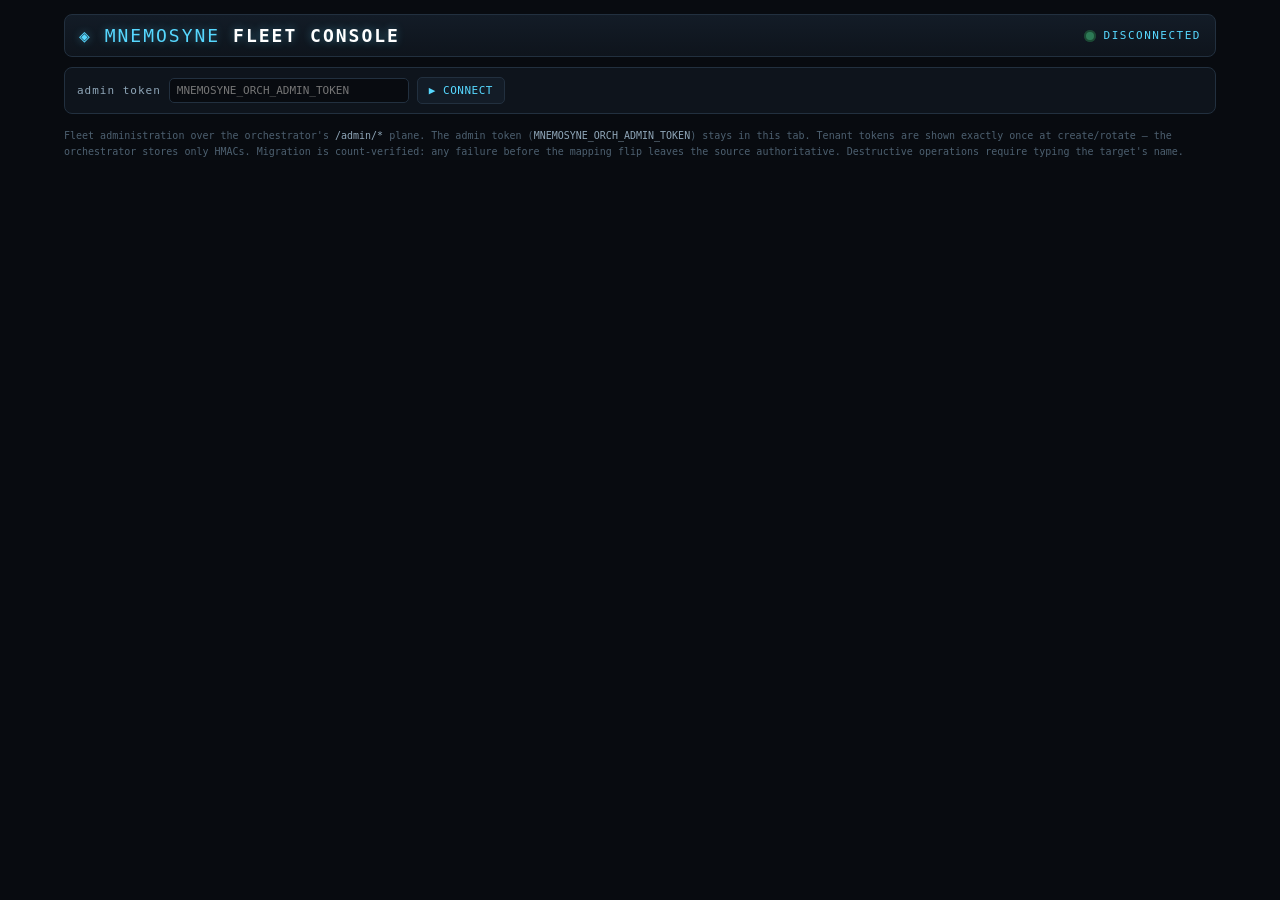
<file: crates/mnemosyne-orchestrator/src/ui.html>
<!doctype html>
<html lang="en">
<head>
<meta charset="utf-8">
<meta name="viewport" content="width=device-width, initial-scale=1">
<title>Mnemosyne · Fleet Console</title>
<style>
  :root{
    --bg:#080b10; --panel:#0e141c; --panel2:#131c27; --edge:#22303f; --grid:#16202b;
    --phos:#5ef0a8; --phos-dim:#2d7a56; --amber:#ffb43a; --cyan:#57d8ff;
    --violet:#b98bff; --red:#ff3b46; --red-deep:#7a0d13; --gold:#f6c358; --ink:#8fa6b8;
  }
  *{box-sizing:border-box}
  html,body{margin:0;background:var(--bg);color:var(--cyan);
    font-family:"DejaVu Sans Mono",ui-monospace,"SF Mono",Menlo,Consolas,monospace;}
  .wrap{max-width:1180px;margin:0 auto;padding:14px 14px 40px;}
  header{display:flex;align-items:center;gap:12px;flex-wrap:wrap;
    border:1px solid var(--edge);background:linear-gradient(180deg,var(--panel2),var(--panel));
    padding:10px 14px;border-radius:8px;}
  .logo{font-size:18px;letter-spacing:2px;color:var(--cyan);text-shadow:0 0 8px rgba(87,216,255,.4)}
  .logo b{color:#fff}
  .spacer{flex:1}
  .status{display:flex;align-items:center;gap:8px;font-size:11px;letter-spacing:1.5px}
  .lamp{width:12px;height:12px;border-radius:50%;background:var(--phos-dim);box-shadow:0 0 0 2px #0006 inset;transition:background .15s}
  .lamp.live{background:var(--cyan)}
  .lamp.alert{background:var(--red);animation:blink .25s steps(2) infinite}
  @keyframes blink{50%{opacity:.25}}

  .conn{display:flex;gap:8px;flex-wrap:wrap;align-items:center;margin-top:10px;
    border:1px solid var(--edge);background:var(--panel);border-radius:8px;padding:9px 12px;font-size:11px}
  .conn label{color:var(--ink);letter-spacing:1px}
  input,select{background:var(--bg);color:var(--cyan);border:1px solid var(--edge);
    font-family:inherit;font-size:11px;padding:5px 7px;border-radius:5px}
  input:focus,select:focus{outline:1px solid var(--cyan)}
  #atoken{width:240px}
  button.ctl{font-family:inherit;font-size:11px;letter-spacing:.5px;cursor:pointer;
    background:var(--panel2);color:var(--cyan);border:1px solid var(--edge);padding:6px 11px;border-radius:5px;transition:.12s}
  button.ctl:hover{background:#1b2734;border-color:var(--cyan)}
  button.ctl.on{background:#0c2a1c;border-color:var(--phos-dim);color:var(--phos)}
  button.ctl.danger{color:var(--red);border-color:#5a1a1f}
  button.ctl.danger:hover{background:#1d0d0f;border-color:var(--red)}
  button.ctl:disabled{opacity:.4;cursor:default}
  .msg{color:var(--amber);font-size:10px}

  .cols{display:grid;grid-template-columns:1fr 1fr;gap:12px;margin-top:12px;align-items:start}
  @media (max-width:900px){.cols{grid-template-columns:1fr}}
  .panel{border:1px solid var(--edge);background:var(--panel);border-radius:8px;padding:10px 12px}
  .panel .h{font-size:9px;letter-spacing:1.5px;color:var(--ink);margin-bottom:7px}

  table{width:100%;border-collapse:collapse;font-size:11px;margin-top:6px}
  th{color:var(--ink);font-size:9px;letter-spacing:1.5px;text-align:left;padding:4px 6px;border-bottom:1px solid var(--edge)}
  td{padding:4px 6px;border-bottom:1px solid var(--grid);vertical-align:top;word-break:break-all}
  .pill{padding:1px 6px;border-radius:3px;font-size:9px;white-space:nowrap}
  .pill.inst{background:#0b2632;color:var(--cyan)} .pill.vault{background:#241634;color:var(--violet)}
  .pill.ok{background:#0c2a1c;color:var(--phos)} .pill.bad{background:#2a0e10;color:var(--red)}
  td .ctl{padding:2px 7px;font-size:10px}
  .gauges{display:grid;grid-template-columns:repeat(auto-fit,minmax(120px,1fr));gap:8px;margin-top:12px}
  .g{border:1px solid var(--edge);background:var(--panel2);border-radius:6px;padding:8px 10px}
  .g .k{font-size:9px;letter-spacing:1.5px;color:var(--ink)}
  .g .v{font-size:17px;color:#fff;margin-top:2px}

  .sect{margin-top:12px;border-top:1px solid var(--grid);padding-top:9px}
  .mini{display:flex;gap:6px;flex-wrap:wrap;align-items:center}
  .mini input{min-width:70px}
  .kv{font-size:10px;color:var(--ink);margin:2px 0}
  .kv b{color:var(--cyan)}

  .tokenbox{display:none;margin-top:10px;border:1px solid var(--amber);border-radius:6px;
    background:#241a0c;padding:10px 12px}
  .tokenbox .h{color:var(--amber);font-size:10px;letter-spacing:1.5px;margin-bottom:5px}
  .tokenbox code{display:block;color:#fff;font-size:12px;word-break:break-all;background:var(--bg);
    border:1px solid var(--edge);border-radius:5px;padding:7px 9px;margin:5px 0}
  .tokenbox p{font-size:10px;color:var(--amber);margin:4px 0 0}

  pre.report{background:var(--bg);border:1px solid var(--edge);border-radius:6px;padding:8px 10px;
    font-size:11px;white-space:pre-wrap;word-break:break-word;color:var(--ink);max-height:200px;overflow:auto;margin-top:8px}

  .overlay{position:fixed;inset:0;background:#000a;display:none;align-items:center;justify-content:center;z-index:10}
  .overlay.on{display:flex}
  .modal{border:2px solid var(--red);background:var(--panel);border-radius:8px;padding:16px 18px;max-width:440px;width:92%}
  .modal .h{color:var(--red);letter-spacing:1.5px;font-size:12px;margin-bottom:8px}
  .modal p{font-size:11px;color:var(--ink);line-height:1.5;margin:6px 0}
  .modal input{width:100%;margin:8px 0}
  .modal .btns{display:flex;gap:8px;justify-content:flex-end;margin-top:6px}

  .toast{position:fixed;left:50%;bottom:18px;transform:translateX(-50%);z-index:11;display:none;
    border:1px solid var(--edge);background:var(--panel2);color:var(--cyan);border-radius:6px;
    padding:8px 14px;font-size:11px;max-width:80%;word-break:break-word}
  .toast.err{border-color:var(--red);color:var(--red)}
  .toast.on{display:block}
  .foot{margin-top:14px;font-size:10px;color:#4d6070;line-height:1.6}
  .foot code{color:var(--ink)}
</style>
</head>
<body>
<div class="wrap">
  <header>
    <span class="logo">◈ MNEMOSYNE <b>FLEET&nbsp;CONSOLE</b></span>
    <span class="spacer"></span>
    <span class="status"><span id="lamp" class="lamp"></span><span id="statusText">DISCONNECTED</span></span>
  </header>

  <div class="conn">
    <label>admin token</label>
    <input id="atoken" type="password" placeholder="MNEMOSYNE_ORCH_ADMIN_TOKEN" autocomplete="off">
    <button class="ctl" id="connectBtn">▶ CONNECT</button>
    <span class="msg" id="connMsg"></span>
  </div>

  <div class="tokenbox" id="tokenbox">
    <div class="h">⚠ TENANT TOKEN — SHOWN ONCE, STORED NOWHERE</div>
    <code id="tokenValue"></code>
    <p>Copy it now and hand it to the tenant. The orchestrator keeps only an HMAC; this value can never be recovered. <button class="ctl" id="tokenCopy" style="margin-left:6px">COPY</button> <button class="ctl" id="tokenDismiss">DISMISS</button></p>
  </div>

  <div class="gauges" id="fleetTotals" style="display:none">
    <div class="g"><div class="k">ENGINES UP</div><div class="v" id="fInst">—</div></div>
    <div class="g"><div class="k">TENANTS</div><div class="v" id="fTen">—</div></div>
    <div class="g"><div class="k">DRAWERS (Σ)</div><div class="v" id="fDrawers">—</div></div>
    <div class="g"><div class="k">STORE (Σ)</div><div class="v" id="fBytes">—</div></div>
    <div class="g"><div class="k">LAST SWEEP</div><div class="v" id="fTick" style="font-size:11px;color:var(--ink)">—</div></div>
  </div>

  <div class="cols" id="main" style="display:none">

    <div class="panel">
      <div class="h">◂ INSTANCES (engines)</div>
      <table><thead><tr><th>NAME</th><th>TENANTS</th><th>HEALTH</th><th></th></tr></thead><tbody id="instRows"></tbody></table>
      <div class="sect">
        <div class="h">REGISTER INSTANCE</div>
        <div class="mini">
          <input id="iName" placeholder="name" style="width:90px">
          <input id="iUrl" placeholder="http://engine:8765" style="flex:1;min-width:140px">
        </div>
        <div class="mini" style="margin-top:6px">
          <input id="iBearer" type="password" placeholder="engine bearer" style="flex:1;min-width:110px">
          <input id="iSecret" type="password" placeholder="assertion secret" style="flex:1;min-width:110px">
          <button class="ctl" id="addInstBtn">+ REGISTER</button>
        </div>
        <p class="kv">Credentials are sealed at rest in the orchestrator's state db (XChaCha20-Poly1305 under <code>MNEMOSYNE_ORCH_KEY</code>).</p>
      </div>
    </div>

    <div class="panel">
      <div class="h">◂ TENANTS</div>
      <table><thead><tr><th>NAME</th><th>INSTANCE</th><th>DRAWERS</th><th>STORE</th><th></th></tr></thead><tbody id="tenRows"></tbody></table>
      <div class="sect">
        <div class="h">CREATE TENANT</div>
        <div class="mini">
          <input id="tName" placeholder="tenant name" style="flex:1;min-width:100px">
          <select id="tLevel"><option value="sealed">sealed</option><option value="hmac-only">hmac-only</option></select>
          <select id="tInstance"><option value="">least-loaded</option></select>
          <button class="ctl on" id="addTenBtn">+ CREATE</button>
        </div>
        <p class="kv">The tenant's bearer token appears exactly once, in the box above the panels — copy it immediately.</p>
      </div>
      <div class="sect">
        <div class="h">MIGRATE</div>
        <div class="mini">
          <select id="mTenant"></select>
          <span class="kv">→</span>
          <select id="mTarget"></select>
          <label class="kv"><input type="checkbox" id="mKeep" style="width:auto"> keep source</label>
          <button class="ctl danger" id="migrateBtn">⇄ MIGRATE</button>
        </div>
        <pre class="report" id="migrateReport" style="display:none"></pre>
      </div>
    </div>

  </div>

  <div class="overlay" id="guard">
    <div class="modal">
      <div class="h" id="guardTitle">CONFIRM</div>
      <p id="guardText"></p>
      <p>Type <b id="guardWord" style="color:#fff"></b> to confirm:</p>
      <input id="guardInput" autocomplete="off">
      <div class="btns">
        <button class="ctl" id="guardCancel">CANCEL</button>
        <button class="ctl danger" id="guardOk" disabled>CONFIRM</button>
      </div>
    </div>
  </div>

  <div class="toast" id="toast"></div>

  <div class="foot">
    Fleet administration over the orchestrator's <code>/admin/*</code> plane. The admin token
    (<code>MNEMOSYNE_ORCH_ADMIN_TOKEN</code>) stays in this tab. Tenant tokens are shown exactly once at
    create/rotate — the orchestrator stores only HMACs. Migration is count-verified: any failure before
    the mapping flip leaves the source authoritative. Destructive operations require typing the
    target's name.
  </div>
</div>

<script>
(() => {
"use strict";
const $ = id => document.getElementById(id);
const state = { token:"", instances:[], tenants:[], health:{}, stats:{}, liveTimer:null };
const esc = s => String(s).replace(/[&<>"']/g, c => ({"&":"&amp;","<":"&lt;",">":"&gt;",'"':"&quot;","'":"&#39;"}[c]));
const fmtBytes = n => n>=1e9 ? (n/1e9).toFixed(1)+" GB" : n>=1e6 ? (n/1e6).toFixed(1)+" MB" : n>=1e3 ? (n/1e3).toFixed(1)+" KB" : n+" B";
let toastTimer = null;
function toast(msg, err) {
  const t = $("toast");
  t.textContent = msg;
  t.className = "toast on" + (err ? " err" : "");
  clearTimeout(toastTimer);
  toastTimer = setTimeout(() => t.className = "toast", 4200);
}
function setStatus(text, cls) { $("statusText").textContent = text; $("lamp").className = "lamp " + (cls||""); }

async function api(method, path, body) {
  const headers = { "Authorization": "Bearer " + state.token };
  if (body !== undefined) { headers["Content-Type"] = "application/json"; body = JSON.stringify(body); }
  const res = await fetch(path, { method, headers, body });
  const text = await res.text();
  if (!res.ok) {
    let msg = text;
    try { msg = JSON.parse(text).error || text; } catch (_) {}
    throw new Error(res.status + ": " + msg);
  }
  try { return JSON.parse(text); } catch (_) { return text; }
}

function guard(title, text, word) {
  return new Promise(resolve => {
    $("guardTitle").textContent = title;
    $("guardText").textContent = text;
    $("guardWord").textContent = word;
    $("guardInput").value = "";
    $("guardOk").disabled = true;
    $("guard").className = "overlay on";
    $("guardInput").focus();
    const done = ok => { $("guard").className = "overlay"; cleanup(); resolve(ok); };
    const onInput = () => { $("guardOk").disabled = $("guardInput").value !== word; };
    const onOk = () => done(true);
    const onCancel = () => done(false);
    function cleanup() {
      $("guardInput").removeEventListener("input", onInput);
      $("guardOk").removeEventListener("click", onOk);
      $("guardCancel").removeEventListener("click", onCancel);
    }
    $("guardInput").addEventListener("input", onInput);
    $("guardOk").addEventListener("click", onOk);
    $("guardCancel").addEventListener("click", onCancel);
  });
}

// One-time tenant-token reveal.
function showToken(token) {
  $("tokenValue").textContent = token;
  $("tokenbox").style.display = "block";
  $("tokenbox").scrollIntoView({ behavior: "smooth", block: "nearest" });
}
$("tokenCopy").onclick = () => {
  navigator.clipboard.writeText($("tokenValue").textContent)
    .then(() => toast("token copied"))
    .catch(() => toast("copy failed — select it manually", true));
};
$("tokenDismiss").onclick = () => { $("tokenValue").textContent = ""; $("tokenbox").style.display = "none"; };

// ---- data loads --------------------------------------------------------
async function connect() {
  state.token = $("atoken").value.trim();
  $("connMsg").textContent = "";
  try {
    await refresh();
    $("main").style.display = "grid";
    $("fleetTotals").style.display = "grid";
    setStatus("CONNECTED", "live");
    toast("connected — " + state.instances.length + " instance(s), " + state.tenants.length + " tenant(s)");
    startLive();
  } catch (e) {
    setStatus("DISCONNECTED", "alert");
    $("connMsg").textContent = e.message;
  }
}

// ---- live sweep: health + per-tenant metadata stats every 10 s ----------
function startLive() {
  if (state.liveTimer) clearInterval(state.liveTimer);
  sweep();
  state.liveTimer = setInterval(sweep, 10000);
}
async function sweep() {
  try { await refresh(); } catch (_) { return; }
  await Promise.all(state.instances.map(async i => {
    try {
      const r = await api("GET", "/admin/instances/" + encodeURIComponent(i.name) + "/health");
      state.health[i.name] = !!r.healthy;
    } catch (_) { state.health[i.name] = false; }
  }));
  await Promise.all(state.tenants.map(async t => {
    try {
      state.stats[t.id] = await api("GET", "/admin/tenants/" + encodeURIComponent(t.id) + "/stats");
    } catch (_) { delete state.stats[t.id]; }
  }));
  renderInstances();
  renderTenants();
  renderTotals();
  $("fTick").textContent = new Date().toLocaleTimeString();
}
function renderTotals() {
  const up = state.instances.filter(i => state.health[i.name] === true).length;
  $("fInst").textContent = up + "/" + state.instances.length;
  $("fTen").textContent = state.tenants.length;
  let drawers = 0, bytes = 0, seen = 0;
  for (const t of state.tenants) {
    const s = state.stats[t.id];
    if (s) { drawers += s.drawers || 0; bytes += s.db_bytes || 0; seen++; }
  }
  $("fDrawers").textContent = seen ? drawers : "—";
  $("fBytes").textContent = seen ? fmtBytes(bytes) : "—";
}

async function refresh() {
  const [i, t] = await Promise.all([api("GET", "/admin/instances"), api("GET", "/admin/tenants")]);
  state.instances = i.instances || [];
  state.tenants = t.tenants || [];
  renderInstances();
  renderTenants();
}

function renderInstances() {
  const rows = state.instances.map(i => {
    const h = state.health[i.name];
    const lamp = h === true ? "<span class='pill ok'>UP</span>"
               : h === false ? "<span class='pill bad'>DOWN</span>" : "—";
    return "<tr><td><span class='pill inst'>" + esc(i.name) + "</span><div class='kv'>" + esc(i.url || "") + "</div></td>" +
      "<td>" + (i.tenants ?? "—") + "</td>" +
      "<td>" + lamp + "</td>" +
      "<td><button class='ctl danger' data-rm='" + esc(i.name) + "'>✕</button></td></tr>";
  });
  $("instRows").innerHTML = rows.join("") || "<tr><td colspan=4 class='kv'>no instances registered</td></tr>";
  for (const b of $("instRows").querySelectorAll("[data-rm]"))
    b.onclick = () => removeInstance(b.dataset.rm);
  // Instance pickers for tenant create + migrate target.
  const opts = state.instances.map(i => "<option value='" + esc(i.name) + "'>" + esc(i.name) + "</option>");
  $("tInstance").innerHTML = "<option value=''>least-loaded</option>" + opts.join("");
  $("mTarget").innerHTML = opts.join("");
}

function renderTenants() {
  const rows = state.tenants.map(t => {
    const s = state.stats[t.id];
    return "<tr><td>" + esc(t.name) + "<div class='kv'>" + esc(t.id) + " · " + esc(t.vault) + "</div></td>" +
      "<td><span class='pill inst'>" + esc(t.instance) + "</span></td>" +
      "<td>" + (s ? s.drawers : "—") + "</td>" +
      "<td>" + (s ? fmtBytes(s.db_bytes || 0) : "—") + "</td>" +
      "<td><button class='ctl' data-rot='" + esc(t.id) + "' data-name='" + esc(t.name) + "'>ROTATE TOKEN</button> " +
      "<button class='ctl danger' data-del='" + esc(t.id) + "' data-name='" + esc(t.name) + "'>✕</button></td></tr>";
  });
  $("tenRows").innerHTML = rows.join("") || "<tr><td colspan=5 class='kv'>no tenants</td></tr>";
  for (const b of $("tenRows").querySelectorAll("[data-rot]"))
    b.onclick = () => rotateTenant(b.dataset.rot, b.dataset.name);
  for (const b of $("tenRows").querySelectorAll("[data-del]"))
    b.onclick = () => deleteTenant(b.dataset.del, b.dataset.name);
  $("mTenant").innerHTML = state.tenants.map(t =>
    "<option value='" + esc(t.id) + "'>" + esc(t.name) + " (" + esc(t.instance) + ")</option>").join("");
}

async function addInstance() {
  const name = $("iName").value.trim(), url = $("iUrl").value.trim();
  const bearer = $("iBearer").value.trim(), secret = $("iSecret").value.trim();
  if (!name || !url || !bearer || !secret) { toast("name, url, bearer, and assertion secret are all required", true); return; }
  try {
    await api("POST", "/admin/instances", { name, url, bearer, assertion_secret: secret });
    toast("registered instance " + name);
    $("iName").value = $("iUrl").value = $("iBearer").value = $("iSecret").value = "";
    refresh();
  } catch (e) { toast("register failed — " + e.message, true); }
}

async function removeInstance(name) {
  const ok = await guard("REMOVE INSTANCE",
    "Deregisters engine '" + name + "' from the fleet (refused while tenants still map to it). " +
    "The engine itself and its data are not touched.", name);
  if (!ok) return;
  try {
    await api("DELETE", "/admin/instances/" + encodeURIComponent(name));
    toast("removed " + name);
    refresh();
  } catch (e) { toast("remove failed — " + e.message, true); }
}

// ---- tenants -------------------------------------------------------------
async function addTenant() {
  const name = $("tName").value.trim();
  if (!name) return;
  const body = { name, level: $("tLevel").value };
  if ($("tInstance").value) body.instance = $("tInstance").value;
  try {
    const r = await api("POST", "/admin/tenants", body);
    $("tName").value = "";
    showToken(r.token);
    toast("created tenant " + (r.tenant && r.tenant.name || name));
    refresh();
  } catch (e) { toast("create failed — " + e.message, true); }
}

async function rotateTenant(id, name) {
  const ok = await guard("ROTATE TENANT TOKEN",
    "Issues a fresh bearer for '" + name + "' and kills the old one immediately — anything still " +
    "using it starts failing now. The new token is shown once.", name);
  if (!ok) return;
  try {
    const r = await api("POST", "/admin/tenants/" + encodeURIComponent(id) + "/rotate");
    showToken(r.token);
    toast("rotated token for " + name);
  } catch (e) { toast("rotate failed — " + e.message, true); }
}

async function deleteTenant(id, name) {
  const ok = await guard("DELETE TENANT",
    "Permanently deletes tenant '" + name + "' AND its vault on the engine — every drawer in it. " +
    "There is no undo.", name);
  if (!ok) return;
  try {
    await api("DELETE", "/admin/tenants/" + encodeURIComponent(id));
    toast("deleted " + name);
    refresh();
  } catch (e) { toast("delete failed — " + e.message, true); }
}

async function migrate() {
  const id = $("mTenant").value, to = $("mTarget").value;
  if (!id || !to) { toast("pick a tenant and a target instance", true); return; }
  const t = state.tenants.find(x => x.id === id);
  const keep = $("mKeep").checked;
  const ok = await guard("MIGRATE TENANT",
    "Moves '" + (t ? t.name : id) + "' to '" + to + "': export → import → count-verified → mapping flip" +
    (keep ? " (source kept)." : " → SOURCE VAULT DELETED."), t ? t.name : id);
  if (!ok) return;
  toast("migrating…");
  try {
    const r = await api("POST", "/admin/tenants/" + encodeURIComponent(id) + "/migrate", { to, keep_source: keep });
    $("migrateReport").style.display = "block";
    $("migrateReport").textContent = JSON.stringify(r, null, 2);
    toast("migrated — " + r.records + " record(s), count-verified");
    refresh();
  } catch (e) { toast("migrate failed — " + e.message, true); }
}

// ---- wiring -----------------------------------------------------------
$("connectBtn").onclick = connect;
$("atoken").addEventListener("keydown", e => { if (e.key === "Enter") connect(); });
$("addInstBtn").onclick = addInstance;
$("addTenBtn").onclick = addTenant;
$("migrateBtn").onclick = migrate;
})();
</script>
</body>
</html>
</file>
